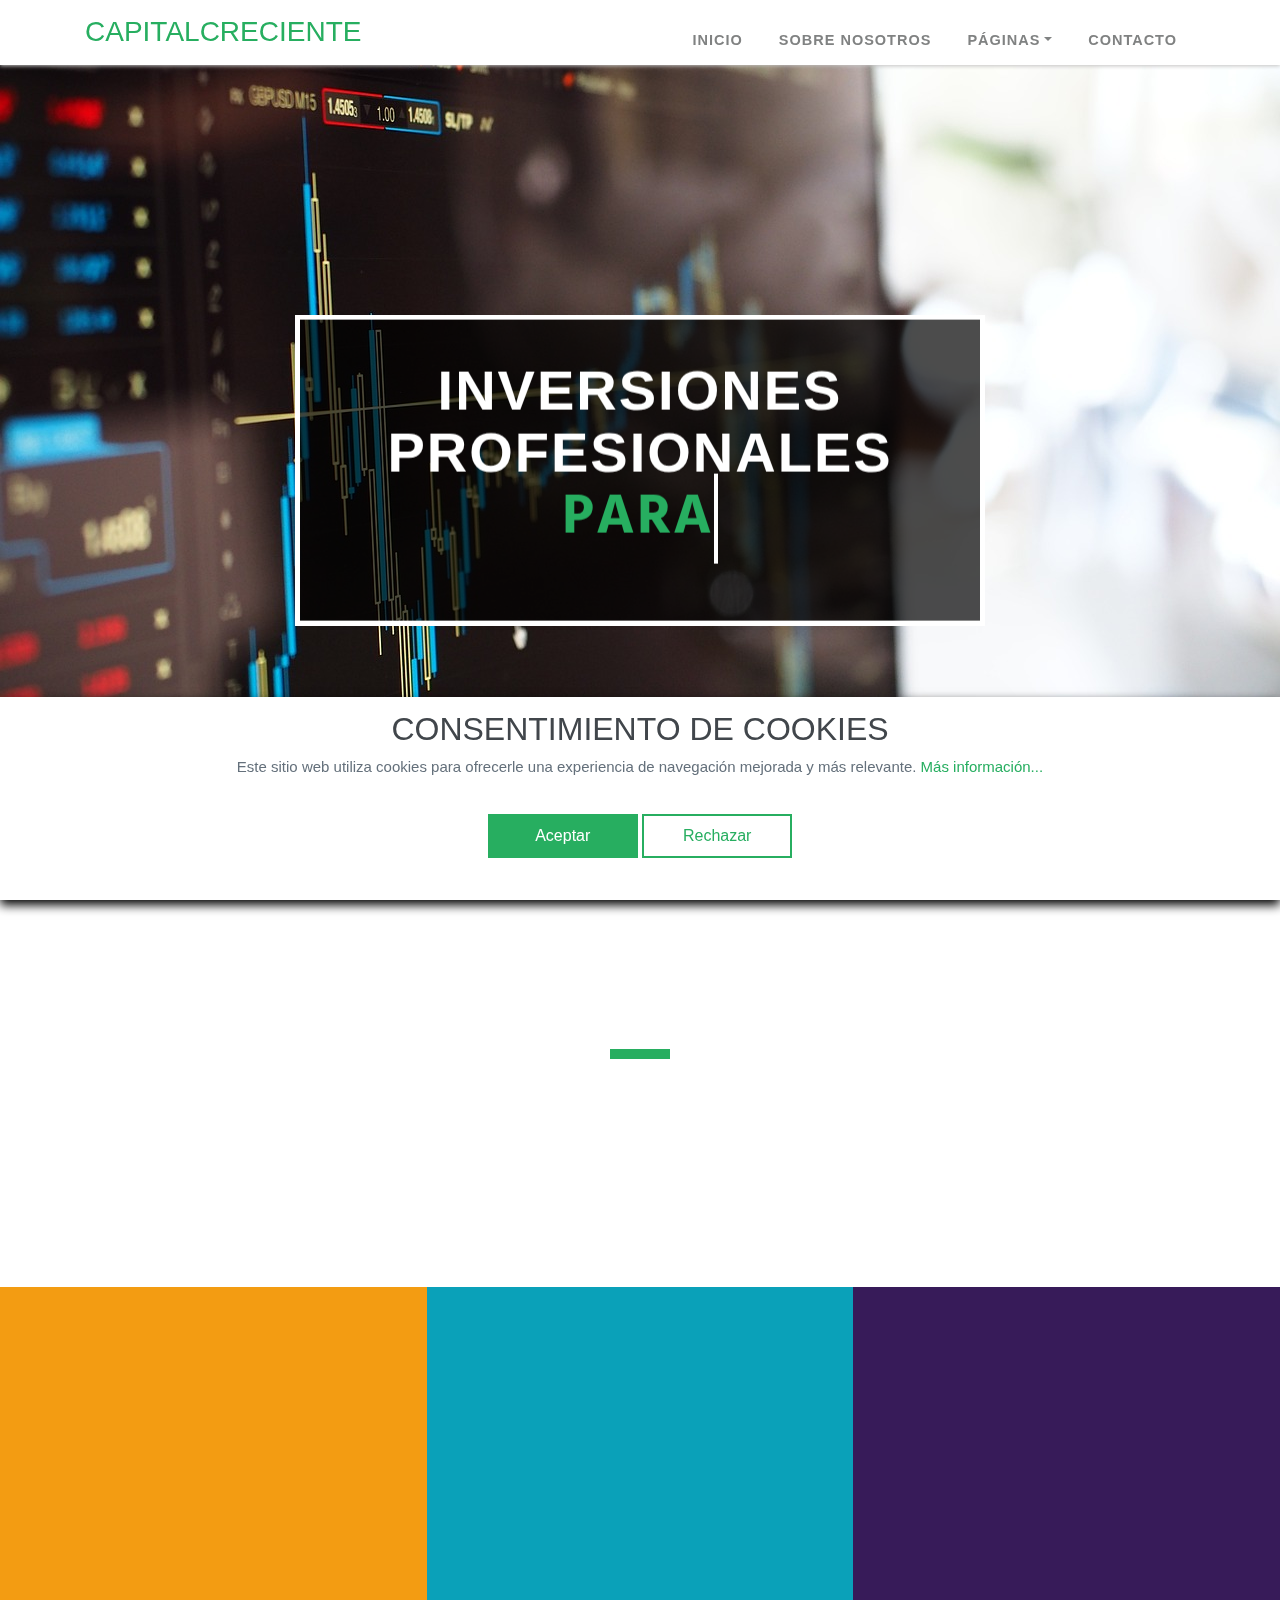
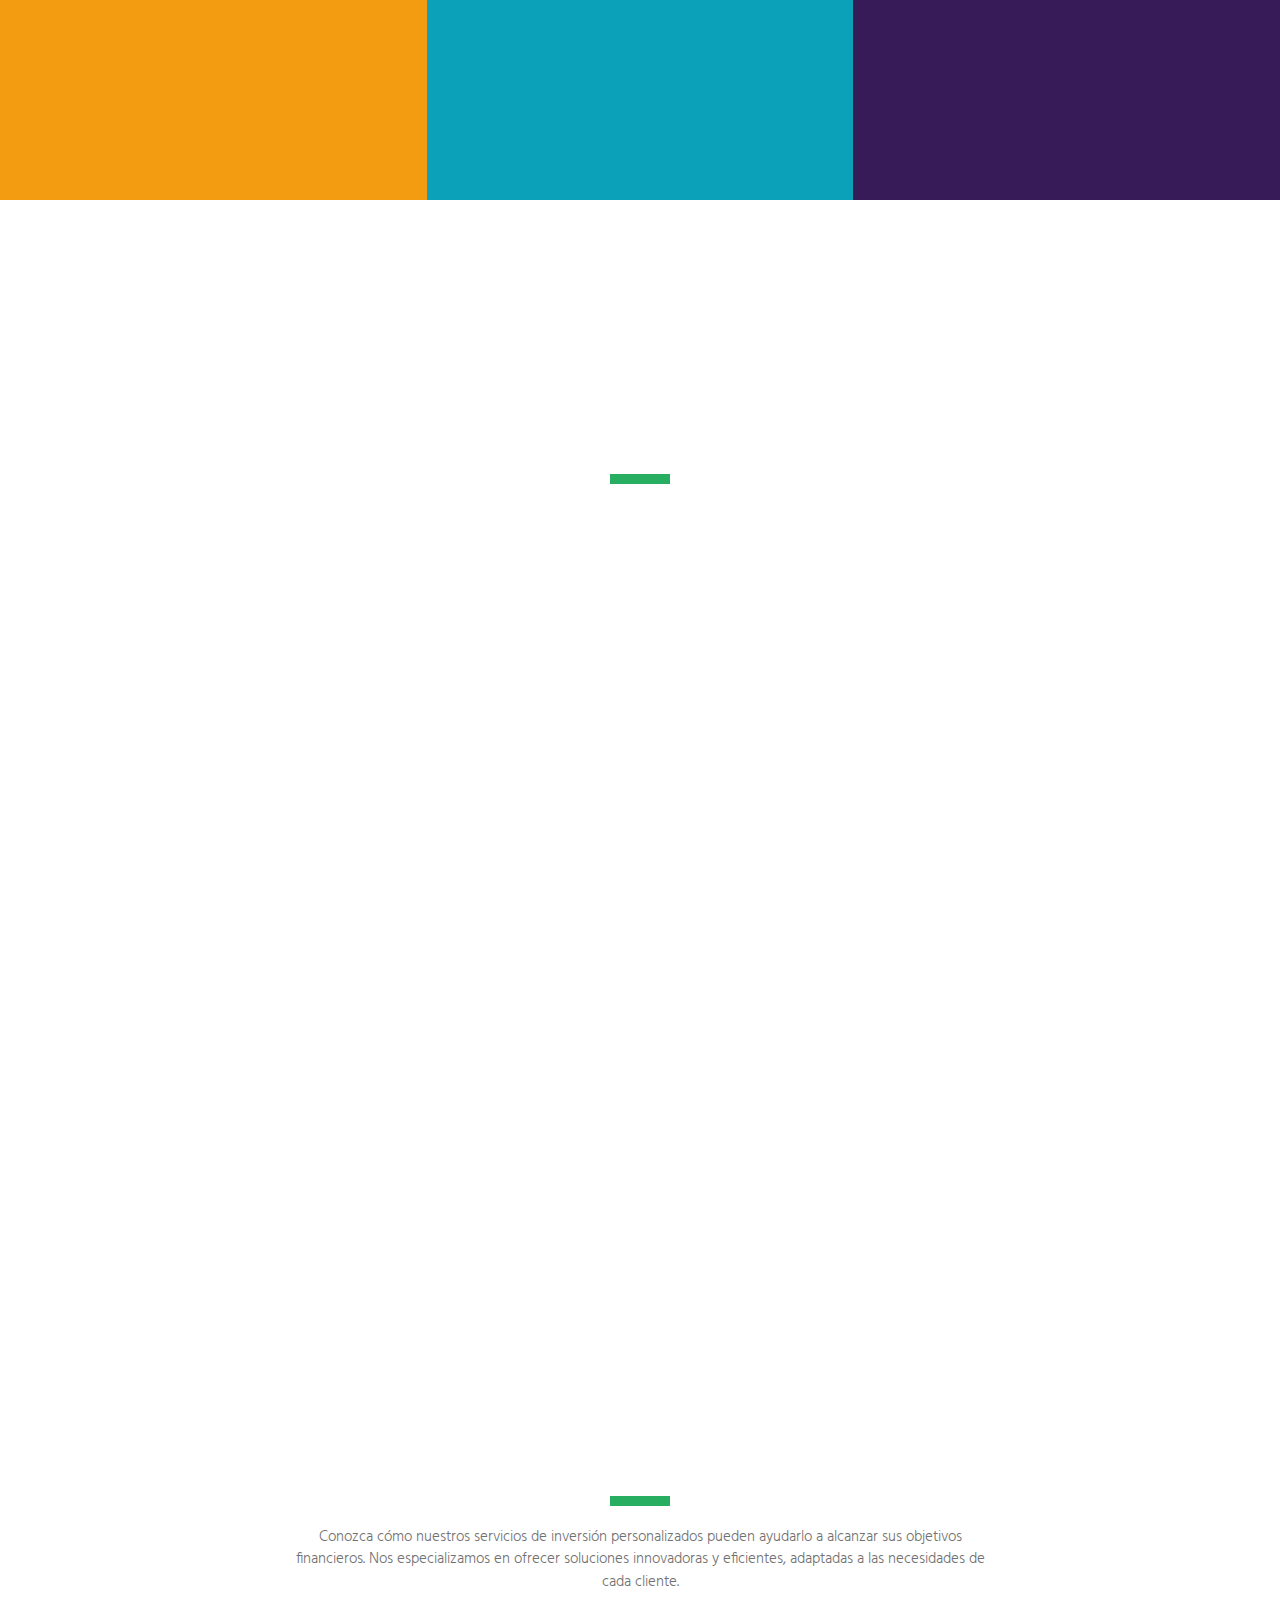
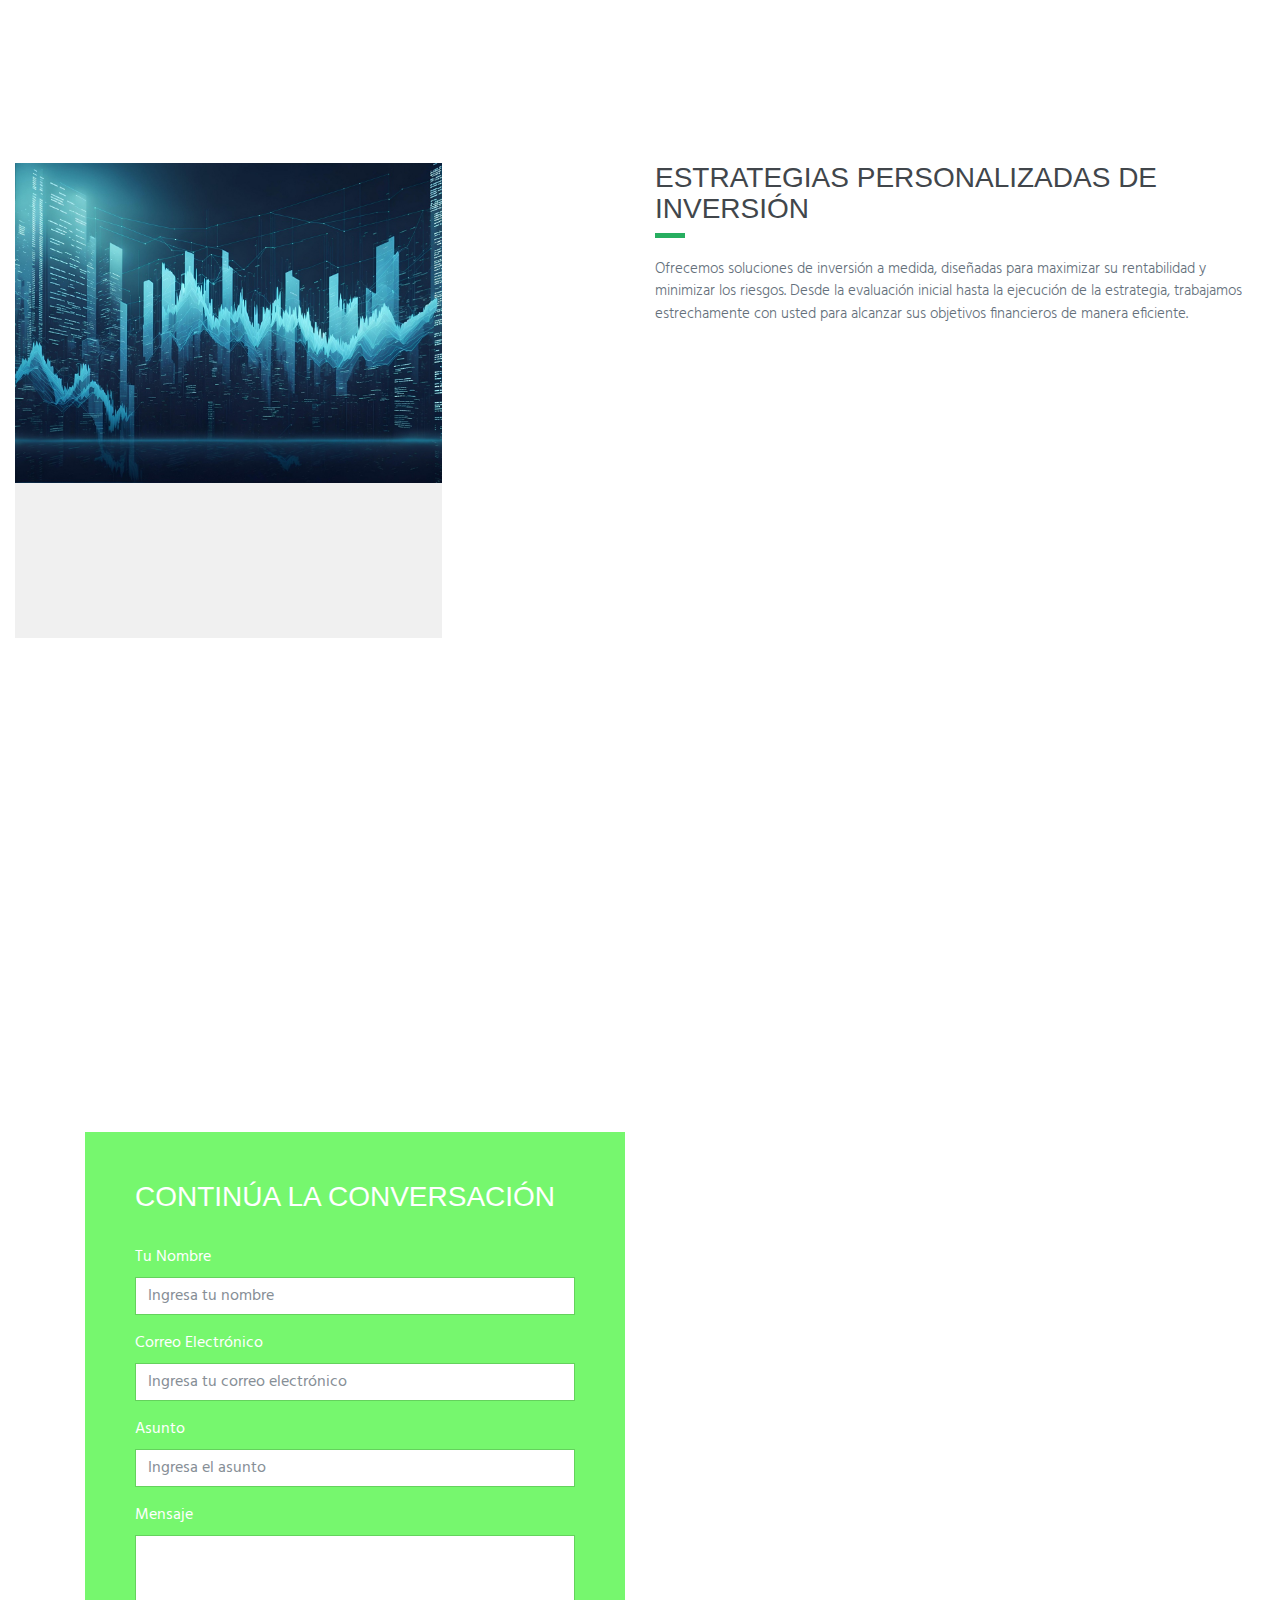
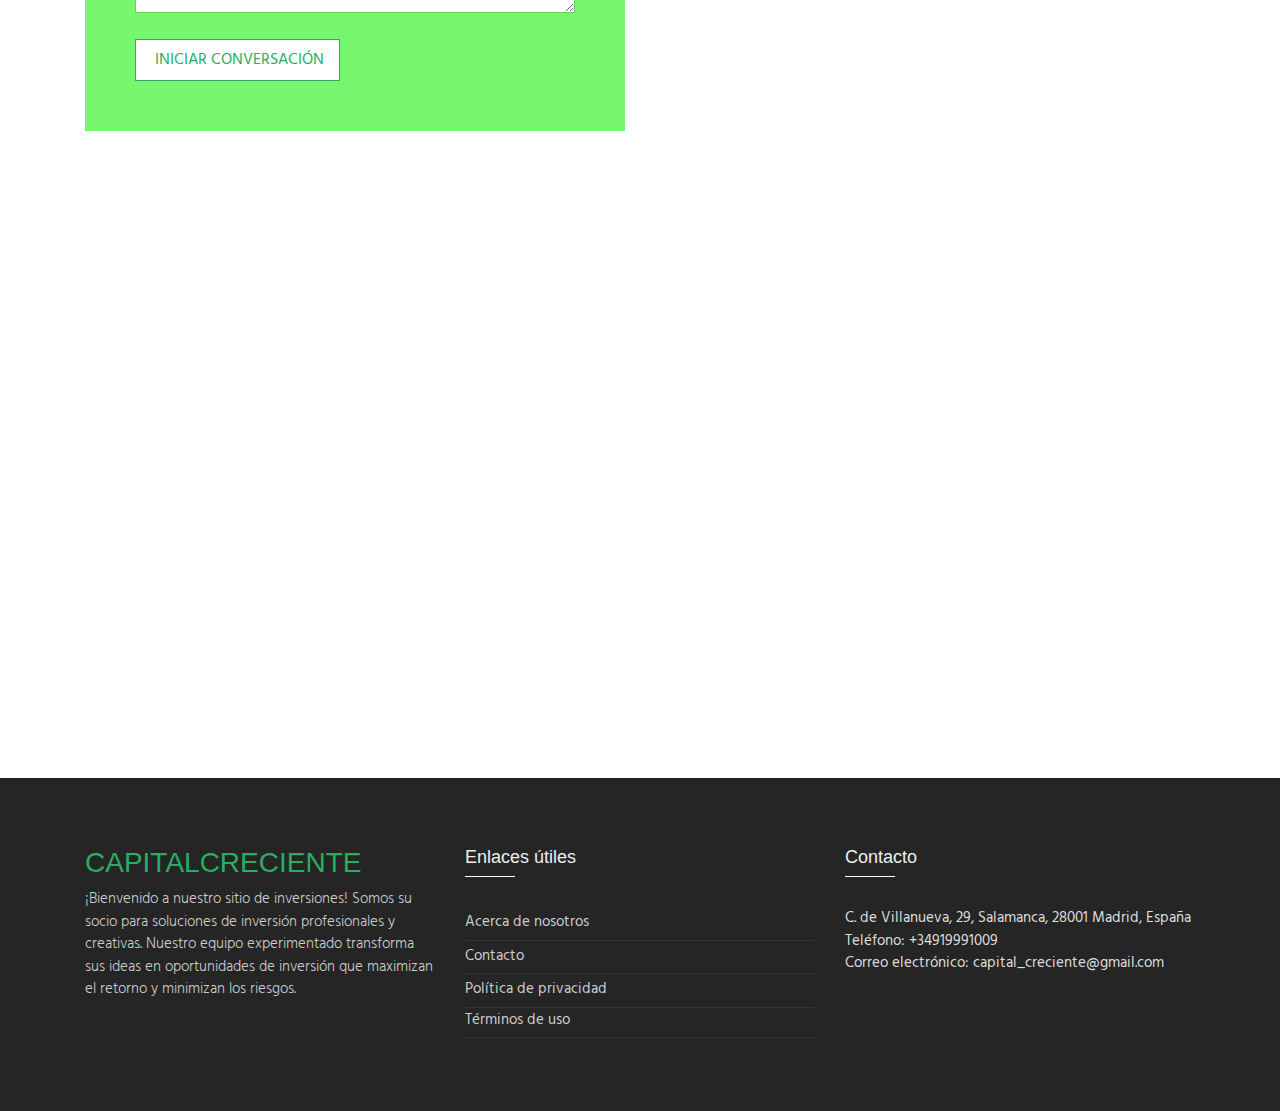
<file: index.html>
<!DOCTYPE html>
<html lang="en">
    <head>
        <meta charset="utf-8" />
        <meta
            name="viewport"
            content="width=device-width, initial-scale=1, shrink-to-fit=no"
        />
        <meta name="description" content="" />
        <meta name="author" content="" />

        <title>CapitalCreciente</title>
        <link rel="shortcut icon" href="img/favicon.ico" />

        <!-- Global Stylesheets -->
        <link
            href="https://fonts.googleapis.com/css?family=Roboto+Condensed:300,300i,400,400i,700,700i"
            rel="stylesheet"
        />
        <link href="css/bootstrap/bootstrap.min.css" rel="stylesheet" />
        <link
            rel="stylesheet"
            href="font-awesome-4.7.0/css/font-awesome.min.css"
        />
        <link rel="stylesheet" href="css/animate/animate.min.css" />
        <link rel="stylesheet" href="css/owl-carousel/owl.carousel.min.css" />
        <link
            rel="stylesheet"
            href="css/owl-carousel/owl.theme.default.min.css"
        />
        <link rel="stylesheet" href="css/style.css" />
    </head>

    <body id="page-top">
        <!--====================================================
                         HEADER
======================================================-->

        <header>
            <!-- Navbar -->
            <nav
                class="navbar navbar-expand-lg navbar-light"
                id="mainNav"
                data-toggle="affix"
            >
                <div class="container">
                    <a class="navbar-brand smooth-scroll" href="index.html">
                        <h3 style="margin-bottom: 0px; color: #27ae60">
                            CapitalCreciente
                        </h3>
                    </a>
                    <button
                        class="navbar-toggler navbar-toggler-right"
                        type="button"
                        data-toggle="collapse"
                        data-target="#navbarResponsive"
                        aria-controls="navbarResponsive"
                        aria-expanded="false"
                        aria-label="Alternar navegación"
                    >
                        <span class="navbar-toggler-icon"></span>
                    </button>
                    <div class="collapse navbar-collapse" id="navbarResponsive">
                        <ul class="navbar-nav ml-auto">
                            <li class="nav-item">
                                <a
                                    class="nav-link smooth-scroll"
                                    href="index.html"
                                    >Inicio</a
                                >
                            </li>
                            <li class="nav-item">
                                <a
                                    class="nav-link smooth-scroll"
                                    href="about.html"
                                    >Sobre nosotros</a
                                >
                            </li>

                            <li class="nav-item dropdown">
                                <a
                                    class="nav-link dropdown-toggle smooth-scroll"
                                    href="#"
                                    id="navbarDropdownMenuLink"
                                    data-toggle="dropdown"
                                    aria-haspopup="true"
                                    aria-expanded="false"
                                    >Páginas</a
                                >
                                <div
                                    class="dropdown-menu dropdown-cust"
                                    aria-labelledby="navbarDropdownMenuLink"
                                >
                                    <a
                                        class="dropdown-item"
                                        target="_empty"
                                        href="services.html"
                                        >Servicio de Inversiones</a
                                    >
                                    <a
                                        class="dropdown-item"
                                        target="_empty"
                                        href="blog.html"
                                        >Blog de Inversiones</a
                                    >
                                </div>
                            </li>
                            <li class="nav-item">
                                <a
                                    class="nav-link smooth-scroll"
                                    href="contact.html"
                                    >Contacto</a
                                >
                            </li>
                        </ul>
                    </div>
                </div>
            </nav>
        </header>

        <!--====================================================
                         HOME
======================================================-->
        <section id="home">
            <div
                id="carousel"
                class="carousel slide carousel-fade"
                data-ride="carousel"
            >
                <!-- Carousel items -->
                <div class="carousel-inner">
                    <div class="carousel-item active slides">
                        <div class="overlay"></div>
                        <div class="slide-1"></div>
                        <div class="hero">
                            <hgroup class="wow fadeInUp">
                                <h1>
                                    Inversiones Profesionales
                                    <span
                                        ><a
                                            href=""
                                            class="typewrite"
                                            data-period="2000"
                                            data-type='[ " para momentos únicos", " para experiencias inolvidables"]'
                                        >
                                            <span class="wrap"></span></a
                                    ></span>
                                </h1>
                            </hgroup>
                        </div>
                    </div>
                </div>
            </div>
        </section>

        <!--====================================================
                    SOBRE NOSOTROS
======================================================-->
        <section id="about" class="about">
            <div class="container">
                <div class="row title-bar">
                    <div class="col-md-12">
                        <h1 class="wow fadeInUp">Por qué elegirnos</h1>
                        <div class="heading-border"></div>
                        <p class="wow fadeInUp" data-wow-delay="0.4s">
                            Somos sus expertos en inversiones profesionales.
                            Nuestro equipo aporta creatividad, conocimiento
                            técnico y una pasión por ayudarlo a alcanzar sus
                            metas financieras. Permítanos acompañarlo en su
                            camino hacia un futuro financiero más sólido y
                            exitoso.
                        </p>
                    </div>
                </div>
            </div>
            <!-- About right side withBG parallax -->
            <div class="container-fluid">
                <div class="row">
                    <div class="col-md-4 bg-starship">
                        <div
                            class="about-content-box wow fadeInUp"
                            data-wow-delay="0.3s"
                        >
                            <i class="fa fa-snowflake-o"></i>
                            <h5>Equipo Creativo</h5>
                            <p class="desc">
                                Nuestro equipo está compuesto por profesionales
                                con amplia experiencia en el sector de las
                                inversiones. Con ideas innovadoras y un enfoque
                                en la calidad, lo ayudamos a tomar decisiones
                                estratégicas que maximicen su potencial
                                financiero.
                            </p>
                        </div>
                    </div>
                    <div class="col-md-4 bg-chathams">
                        <div
                            class="about-content-box wow fadeInUp"
                            data-wow-delay="0.5s"
                        >
                            <i class="fa fa-circle-o-notch"></i>
                            <h5>Soluciones Personalizadas</h5>
                            <p class="desc">
                                Cada cliente es único, y ofrecemos soluciones de
                                inversión diseñadas a medida, alineadas con sus
                                objetivos financieros. Desde el análisis inicial
                                hasta la ejecución de la estrategia, estamos con
                                usted en cada paso del camino.
                            </p>
                        </div>
                    </div>
                    <div class="col-md-4 bg-matisse">
                        <div
                            class="about-content-box wow fadeInUp"
                            data-wow-delay="0.7s"
                        >
                            <i class="fa fa-hourglass-o"></i>
                            <h5>Tecnología de Vanguardia</h5>
                            <p class="desc">
                                Utilizamos las herramientas más avanzadas y una
                                infraestructura tecnológica de última generación
                                para ofrecerle un análisis preciso y tomar
                                decisiones informadas que optimicen sus
                                inversiones y mejoren los resultados.
                            </p>
                        </div>
                    </div>
                </div>
            </div>
        </section>

        <!--====================================================
                        OFFER
======================================================-->
        <section id="comp-offer">
            <div class="container-fluid">
                <div class="container">
                    <div class="row">
                        <div class="container">
                            <div class="row title-bar">
                                <div class="col-md-12">
                                    <h1 class="wow fadeInUp">
                                        Nuestras Características Destacadas
                                    </h1>
                                    <div class="heading-border"></div>
                                    <p
                                        class="wow fadeInUp"
                                        data-wow-delay="0.4s"
                                    >
                                        Descubra las características
                                        sobresalientes de nuestros servicios de
                                        inversión que nos distinguen de otros.
                                        No solo ofrecemos soluciones
                                        profesionales, sino también enfoques
                                        innovadores y una dedicación incansable
                                        a la perfección. Permítanos convencerlo
                                        con nuestras características únicas.
                                    </p>
                                </div>
                            </div>
                        </div>
                        <div
                            class="col-md-4 col-sm-6 desc-comp-offer wow fadeInUp"
                            data-wow-delay="0.4s"
                        >
                            <div
                                class="desc-comp-offer-cont"
                                style="height: 500px"
                            >
                                <div class="thumbnail-blogs">
                                    <div class="caption"></div>
                                    <img
                                        src="img/news/news-11.jpg"
                                        class="img-fluid"
                                        alt="..."
                                    />
                                </div>
                                <h3>Asesoría Completa en Inversiones</h3>
                                <p class="desc">
                                    Desde la planificación inicial hasta la
                                    ejecución de su estrategia, ofrecemos un
                                    servicio integral que abarca todos los
                                    aspectos de sus inversiones. Nuestro equipo
                                    se encarga de todo, desde el análisis de
                                    mercado hasta la implementación de la
                                    estrategia, para garantizar que su proyecto
                                    se ejecute de manera eficiente y exitosa.
                                </p>
                            </div>
                        </div>
                        <div
                            class="col-md-4 col-sm-6 desc-comp-offer wow fadeInUp"
                            data-wow-delay="0.6s"
                        >
                            <div
                                class="desc-comp-offer-cont"
                                style="height: 500px"
                            >
                                <div class="thumbnail-blogs">
                                    <div class="caption"></div>
                                    <img
                                        src="img/news/news-13.jpg"
                                        class="img-fluid"
                                        alt="..."
                                    />
                                </div>
                                <h3>Inversiones Personalizadas</h3>
                                <p class="desc">
                                    Ofrecemos soluciones de inversión
                                    personalizadas, adaptadas a sus necesidades
                                    y objetivos. Desde el análisis inicial hasta
                                    la implementación final, trabajamos
                                    estrechamente con usted para desarrollar
                                    estrategias a medida que maximicen su
                                    rentabilidad y seguridad.
                                </p>
                            </div>
                        </div>
                        <div
                            class="col-md-4 col-sm-6 desc-comp-offer wow fadeInUp"
                            data-wow-delay="0.8s"
                        >
                            <div
                                class="desc-comp-offer-cont"
                                style="height: 500px"
                            >
                                <div class="thumbnail-blogs">
                                    <div class="caption"></div>
                                    <img
                                        src="img/news/news-14.jpg"
                                        class="img-fluid"
                                        alt="..."
                                    />
                                </div>
                                <h3>Flexibilidad y Adaptabilidad</h3>
                                <p class="desc">
                                    Nos adaptamos de manera flexible a sus
                                    requisitos y deseos. Ya sea que se trate de
                                    cambios a corto plazo o de necesidades
                                    específicas, nuestro equipo responde
                                    rápidamente para garantizar que sus
                                    inversiones se ajusten perfectamente a sus
                                    expectativas.
                                </p>
                            </div>
                        </div>
                    </div>
                </div>
            </div>
        </section>

        <!--====================================================
                      HISTORIAS
======================================================-->
        <section id="services">
            <div class="container">
                <div class="row title-bar">
                    <div class="col-md-12">
                        <h1 class="wow fadeInUp">
                            Nuestros Servicios de Inversión
                        </h1>
                        <div class="heading-border"></div>
                        <p class="desc">
                            Conozca cómo nuestros servicios de inversión
                            personalizados pueden ayudarlo a alcanzar sus
                            objetivos financieros. Nos especializamos en ofrecer
                            soluciones innovadoras y eficientes, adaptadas a las
                            necesidades de cada cliente.
                        </p>
                    </div>
                </div>
            </div>
            <div class="container-fluid">
                <div class="row">
                    <div class="col-md-6">
                        <div class="service-himg">
                            <img
                                src="img/image-4.jpg"
                                class="img-fluid"
                                alt=""
                            />
                        </div>
                    </div>
                    <div class="col-md-6">
                        <div class="service-desc">
                            <h3 style="margin-top: 30px">
                                Estrategias Personalizadas de Inversión
                            </h3>
                            <div class="heading-border-light"></div>
                            <p>
                                Ofrecemos soluciones de inversión a medida,
                                diseñadas para maximizar su rentabilidad y
                                minimizar los riesgos. Desde la evaluación
                                inicial hasta la ejecución de la estrategia,
                                trabajamos estrechamente con usted para alcanzar
                                sus objetivos financieros de manera eficiente.
                            </p>
                        </div>
                    </div>
                </div>
            </div>
            <div class="container">
                <div class="row">
                    <div
                        class="col-md-6 col-sm-6 wow fadeInUp"
                        data-wow-delay="0.1s"
                    >
                        <div class="service-descb">
                            <img
                                style="object-fit: cover"
                                src="img/news/news-10.jpg"
                                class="img-fluid"
                                alt="..."
                            />
                            <h6>Consultoría Estratégica</h6>
                            <p>
                                Nuestro equipo de expertos ofrece asesoría
                                estratégica para ayudarlo a tomar decisiones
                                informadas en sus inversiones. Analizamos el
                                mercado y proponemos soluciones personalizadas
                                que le permitan optimizar sus recursos y
                                aumentar su rentabilidad.
                            </p>
                        </div>
                    </div>
                    <div
                        class="col-md-6 col-sm-6 wow fadeInUp"
                        data-wow-delay="0.3s"
                    >
                        <div class="service-descb">
                            <img
                                style="object-fit: cover"
                                src="img/news/news-2.jpg"
                                class="img-fluid"
                                alt="..."
                            />
                            <h6>Gestión de Inversiones Inmobiliarias</h6>
                            <p>
                                Nuestra experiencia en el mercado inmobiliario
                                le permite acceder a oportunidades de inversión
                                altamente rentables. Ofrecemos un enfoque
                                profesional para optimizar sus inversiones en
                                bienes raíces y garantizar el máximo rendimiento
                                en cada proyecto.
                            </p>
                        </div>
                    </div>
                </div>
            </div>
        </section>

        <!--====================================================
                    CONTACT HOME
======================================================-->

        <section id="contact-h" class="bg-parallax contact-h-bg">
            <div class="container">
                <div class="row">
                    <div class="col-md-6">
                        <div class="contact-h-cont">
                            <h3 class="cl-white">Continúa la conversación</h3>
                            <br />
                            <form>
                                <div class="form-group cl-white">
                                    <label for="name">Tu Nombre</label>
                                    <input
                                        type="text"
                                        class="form-control"
                                        id="name"
                                        aria-describedby="nameHelp"
                                        placeholder="Ingresa tu nombre"
                                    />
                                </div>
                                <div class="form-group cl-white">
                                    <label for="exampleInputEmail1"
                                        >Correo Electrónico</label
                                    >
                                    <input
                                        type="email"
                                        class="form-control"
                                        id="email"
                                        aria-describedby="emailHelp"
                                        placeholder="Ingresa tu correo electrónico"
                                    />
                                    <div id="result" style="color: red"></div>
                                </div>
                                <div class="form-group cl-white">
                                    <label for="subject">Asunto</label>
                                    <input
                                        type="text"
                                        class="form-control"
                                        id="subject"
                                        aria-describedby="subjectHelp"
                                        placeholder="Ingresa el asunto"
                                    />
                                </div>
                                <div class="form-group cl-white">
                                    <label for="message">Mensaje</label>
                                    <textarea
                                        class="form-control"
                                        id="message"
                                        rows="3"
                                    ></textarea>
                                </div>
                                <button
                                    class="btn btn-general btn-white"
                                    role="button"
                                    id="submit"
                                    onclick="sendForm()"
                                >
                                    <i class="fa fa-right-arrow"></i> INICIAR
                                    CONVERSACIÓN
                                </button>
                            </form>
                        </div>
                    </div>
                </div>
            </div>
        </section>

        <!--====================================================
                       INVERSIONES
======================================================-->
        <section id="comp-offer">
            <div class="container-fluid">
                <div class="row">
                    <div
                        class="col-md-3 col-sm-6 desc-comp-offer wow fadeInUp"
                        data-wow-delay="0.2s"
                    >
                        <h2>Nuestro Blog</h2>
                        <div class="heading-border-light"></div>
                    </div>
                    <div
                        class="col-md-3 col-sm-6 desc-comp-offer wow fadeInUp"
                        data-wow-delay="0.4s"
                    >
                        <div class="desc-comp-offer-cont">
                            <div class="thumbnail-blogs">
                                <div class="caption"></div>
                                <img
                                    src="img/news/news-1.jpg"
                                    class="img-fluid"
                                    alt="..."
                                />
                            </div>
                            <h3>
                                El Futuro de las Inversiones: Tendencias y
                                Tecnologías
                            </h3>
                            <p class="desc">
                                En este artículo, analizamos las últimas
                                innovaciones y desarrollos en el ámbito de las
                                inversiones. Descubra las tendencias emergentes
                                que están revolucionando el sector y las
                                tecnologías clave que debe tener en cuenta para
                                mantenerse a la vanguardia.
                            </p>
                        </div>
                    </div>
                    <div
                        class="col-md-3 col-sm-6 desc-comp-offer wow fadeInUp"
                        data-wow-delay="0.6s"
                    >
                        <div class="desc-comp-offer-cont">
                            <div class="thumbnail-blogs">
                                <div class="caption"></div>
                                <img
                                    src="img/news/news-9.jpg"
                                    class="img-fluid"
                                    alt="..."
                                />
                            </div>
                            <h3>Consejos para Optimizar tus Inversiones</h3>
                            <p class="desc">
                                Aprenda cómo optimizar sus inversiones a través
                                de estrategias inteligentes. En este artículo,
                                compartimos recomendaciones sobre cómo mejorar
                                la rentabilidad y minimizar los riesgos, con el
                                fin de tomar decisiones de inversión más
                                informadas.
                            </p>
                        </div>
                    </div>
                    <div
                        class="col-md-3 col-sm-6 desc-comp-offer wow fadeInUp"
                        data-wow-delay="0.8s"
                    >
                        <div class="desc-comp-offer-cont">
                            <div class="thumbnail-blogs">
                                <div class="caption"></div>
                                <img
                                    src="img/news/news-12.jpg"
                                    class="img-fluid"
                                    alt="..."
                                />
                            </div>
                            <h3>
                                La Psicología de las Inversiones: Cómo Tomar
                                Decisiones Sabias
                            </h3>
                            <p class="desc">
                                La psicología juega un papel fundamental en las
                                decisiones de inversión. En este artículo,
                                exploramos cómo las emociones pueden afectar
                                nuestras inversiones y cómo tomar decisiones más
                                racionales y menos impulsivas.
                            </p>
                        </div>
                    </div>
                </div>
            </div>
        </section>

        <!--====================================================
                      FOOTER
======================================================-->
        <footer>
            <div id="footer-s1" class="footer-s1">
                <div class="footer">
                    <div class="container">
                        <div class="row">
                            <!-- Acerca de nosotros -->
                            <div class="col-md-4 col-sm-6">
                                <h3 style="margin-bottom: 0px; color: #27ae60">
                                    CapitalCreciente
                                </h3>
                                <ul class="list-unstyled comp-desc-f">
                                    <li>
                                        <p>
                                            ¡Bienvenido a nuestro sitio de
                                            inversiones! Somos su socio para
                                            soluciones de inversión
                                            profesionales y creativas. Nuestro
                                            equipo experimentado transforma sus
                                            ideas en oportunidades de inversión
                                            que maximizan el retorno y minimizan
                                            los riesgos.
                                        </p>
                                    </li>
                                </ul>
                                <br />
                            </div>
                            <!-- Fin Acerca de nosotros -->

                            <!-- Enlaces útiles -->
                            <div class="col-md-4 col-sm-6">
                                <div class="heading-footer">
                                    <h2>Enlaces útiles</h2>
                                </div>
                                <ul class="list-unstyled link-list">
                                    <li>
                                        <a href="about.html"
                                            >Acerca de nosotros</a
                                        ><i class="fa fa-angle-right"></i>
                                    </li>
                                    <li>
                                        <a href="contact.html">Contacto</a
                                        ><i class="fa fa-angle-right"></i>
                                    </li>
                                    <li>
                                        <a href="privacy-policy.html"
                                            >Política de privacidad</a
                                        ><i class="fa fa-angle-right"></i>
                                    </li>
                                    <li>
                                        <a href="terms-of-use.html"
                                            >Términos de uso</a
                                        ><i class="fa fa-angle-right"></i>
                                    </li>
                                </ul>
                            </div>
                            <!-- Fin Enlaces útiles -->

                            <!-- Contacto -->
                            <div class="col-md-4 col-sm-6">
                                <div class="heading-footer">
                                    <h2>Contacto</h2>
                                </div>
                                <address class="address-details-f">
                                    C. de Villanueva, 29, Salamanca, 28001
                                    Madrid, España <br />
                                    Teléfono: +34919991009 <br />
                                    Correo electrónico:
                                    <a
                                        href="mailto:laut_basel@gmail.com"
                                        class=""
                                        >capital_creciente@gmail.com</a
                                    >
                                </address>
                            </div>
                            <!-- Fin Contacto -->
                        </div>
                    </div>
                    <!--/container -->
                </div>
            </div>

            <a
                href="#home"
                id="back-to-top"
                class="btn btn-sm btn-green btn-back-to-top smooth-scrolls hidden-sm hidden-xs"
                title="home"
                role="button"
            >
                <i class="fa fa-angle-up"></i>
            </a>
        </footer>

        <!-- Cookie banner -->
        <div class="cookie-wrapper show">
            <div>
                <i class="bx bx-cookie"></i>
                <h2 style="text-align: center">Consentimiento de cookies</h2>
            </div>

            <div class="data">
                <p>
                    Este sitio web utiliza cookies para ofrecerle una
                    experiencia de navegación mejorada y más relevante.
                    <a href="privacy-policy.html">Más información...</a>
                </p>
            </div>

            <div class="buttons">
                <button class="cookie-button" id="acceptBtn">Aceptar</button>
                <button class="cookie-button" id="declineBtn">Rechazar</button>
            </div>
        </div>
        <!-- End Cookie banner -->

        <!--Global JavaScript -->
        <script src="https://code.jquery.com/jquery-3.6.0.min.js"></script>
        <script src="js/popper/popper.min.js"></script>
        <script src="js/bootstrap/bootstrap.min.js"></script>
        <script src="js/wow/wow.min.js"></script>
        <script src="js/owl-carousel/owl.carousel.min.js"></script>

        <!-- Plugin JavaScript -->
        <script src="js/jquery-easing/jquery.easing.min.js"></script>
        <script src="js/custom.js"></script>
        <script src="js/contact-form.js"></script>
        <script src="js/cookiebanner.js"></script>
    </body>
</html>
</file>
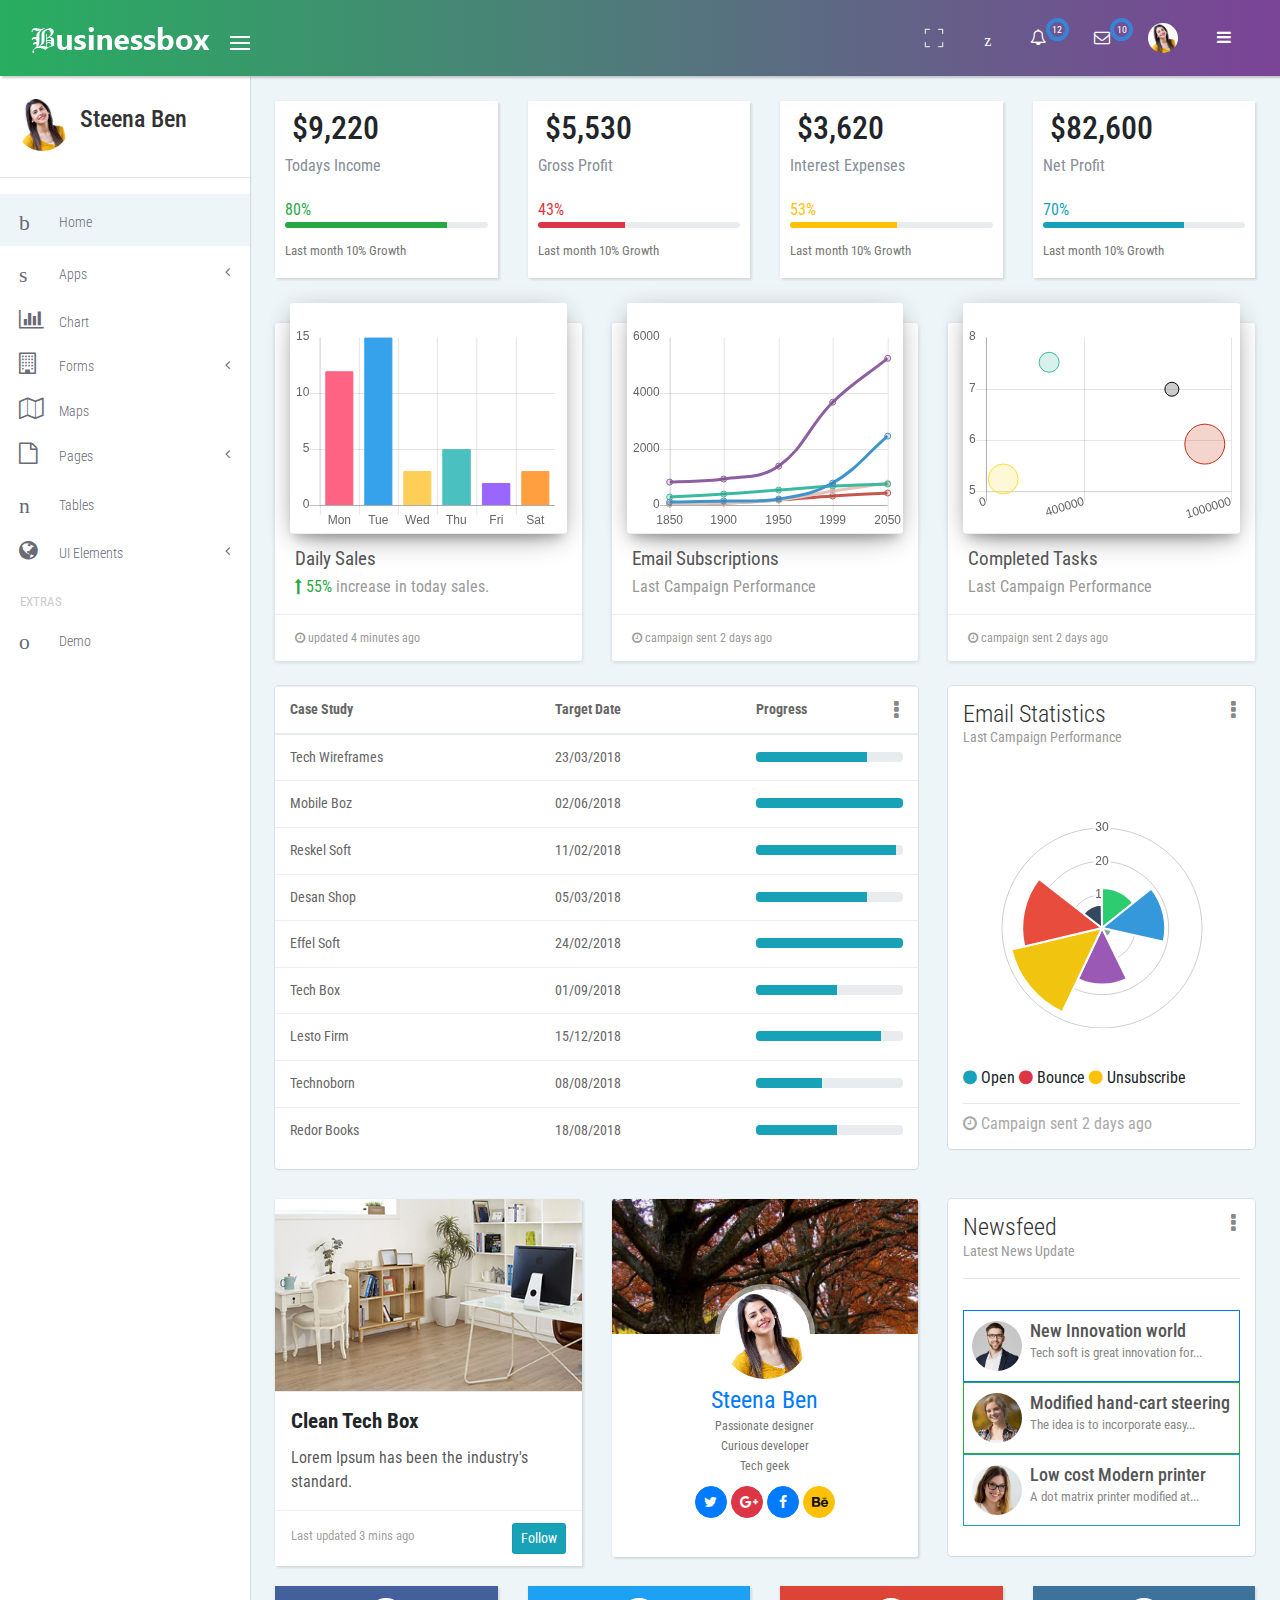
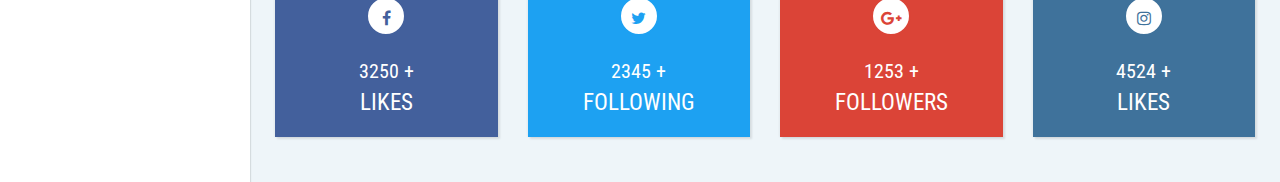
<file: admin/index.html>
<!--
author: Boostraptheme
author URL: https://boostraptheme.com
License: Creative Commons Attribution 4.0 Unported
License URL: https://creativecommons.org/licenses/by/4.0/
-->

<!DOCTYPE html>
<html>

<head>
    
    <meta charset="utf-8">
    <meta http-equiv="X-UA-Compatible" content="IE=edge">
    <meta name="description" content="">
    <meta name="viewport" content="width=device-width, initial-scale=1">
    <meta name="robots" content="all,follow">

    <title>Bootstrap Admin Template </title>
    <link rel="shortcut icon" href="img/favicon.ico">
    
    <!-- global stylesheets -->
    <link href="https://fonts.googleapis.com/css?family=Roboto+Condensed" rel="stylesheet">
    <link rel="stylesheet" href="css/bootstrap.min.css">
    <link rel="stylesheet" href="font-awesome-4.7.0/css/font-awesome.min.css">
    <link rel="stylesheet" href="css/font-icon-style.css">
    <link rel="stylesheet" href="css/style.default.css" id="theme-stylesheet">

    <!-- Core stylesheets -->
    <link rel="stylesheet" href="css/ui-elements/card.css">
    <link rel="stylesheet" href="css/style.css">
</head>

<body> 

<!--====================================================
                         MAIN NAVBAR
======================================================-->        
    <header class="header">
        <nav class="navbar navbar-expand-lg ">
            <div class="search-box">
                <button class="dismiss"><i class="icon-close"></i></button>
                <form id="searchForm" action="#" role="search">
                    <input type="search" placeholder="Search Now" class="form-control">
                </form>
            </div>
            <div class="container-fluid ">
                <div class="navbar-holder d-flex align-items-center justify-content-between">
                    <div class="navbar-header">
                        <a href="index.html" class="navbar-brand">
                            <div class="brand-text brand-big hidden-lg-down"><img src="img/logo-white.png" alt="Logo" class="img-fluid"></div>
                            <div class="brand-text brand-small"><img src="img/logo-icon.png" alt="Logo" class="img-fluid"></div>
                        </a>
                        <a id="toggle-btn" href="#" class="menu-btn active">
                            <span></span>
                            <span></span>
                            <span></span>
                        </a>
                    </div>
                </div>
                <ul class="nav-menu list-unstyled d-flex flex-md-row align-items-md-center">
                    <!-- Expand-->
                    <li class="nav-item d-flex align-items-center full_scr_exp"><a class="nav-link" href="#"><img src="img/expand.png" onclick="toggleFullScreen(document.body)" class="img-fluid" alt=""></a></li>
                    <!-- Search-->
                    <li class="nav-item d-flex align-items-center"><a id="search" class="nav-link" href="#"><i class="icon-search"></i></a></li>
                    <!-- Notifications-->
                    <li class="nav-item dropdown"> 
                        <a id="notifications" class="nav-link" rel="nofollow" data-target="#" href="#" data-toggle="dropdown" aria-haspopup="true" aria-expanded="false"><i class="fa fa-bell-o"></i><span class="noti-numb-bg"></span><span class="badge">12</span></a>
                        <ul aria-labelledby="notifications" class="dropdown-menu">
                            <li>
                                <a rel="nofollow" href="#" class="dropdown-item nav-link">
                                    <div class="notification">
                                        <div class="notification-content"><i class="fa fa-envelope bg-red"></i>You have 6 new messages </div>
                                        <div class="notification-time"><small>4 minutes ago</small></div>
                                    </div>
                                </a>
                            </li>
                            <li>
                                <a rel="nofollow" href="#" class="dropdown-item nav-link">
                                    <div class="notification">
                                        <div class="notification-content"><i class="fa fa-twitter bg-skyblue"></i>You have 2 followers</div>
                                        <div class="notification-time"><small>4 minutes ago</small></div>
                                    </div>
                                </a>
                            </li>
                            <li>
                                <a rel="nofollow" href="#" class="dropdown-item nav-link">
                                    <div class="notification">
                                        <div class="notification-content"><i class="fa fa-upload bg-blue"></i>Server Rebooted</div>
                                        <div class="notification-time"><small>4 minutes ago</small></div>
                                    </div>
                                </a>
                            </li>
                            <li>
                                <a rel="nofollow" href="#" class="dropdown-item nav-link">
                                    <div class="notification">
                                        <div class="notification-content"><i class="fa fa-twitter bg-skyblue"></i>You have 2 followers</div>
                                        <div class="notification-time"><small>10 minutes ago</small></div>
                                    </div>
                                </a>
                            </li>
                            <li><a rel="nofollow" href="#" class="dropdown-item all-notifications text-center"> <strong>view all notifications                                            </strong></a></li>
                        </ul>
                    </li>
                    <!-- Messages                        -->
                    <li class="nav-item dropdown"> <a id="messages" class="nav-link logout" rel="nofollow" data-target="#" href="#" data-toggle="dropdown" aria-haspopup="true" aria-expanded="false"><i class="fa fa-envelope-o"></i><span class="noti-numb-bg"></span><span class="badge">10</span></a>
                        <ul aria-labelledby="messages" class="dropdown-menu">
                            <li>
                                <a rel="nofollow" href="#" class="dropdown-item d-flex">
                                    <div class="msg-profile"> <img src="img/avatar-1.jpg" alt="..." class="img-fluid rounded-circle"></div>
                                    <div class="msg-body">
                                        <h3 class="h5 msg-nav-h3">Jason Doe</h3><span>Sent You Message</span>
                                    </div>
                                </a>
                            </li>
                            <li>
                                <a rel="nofollow" href="#" class="dropdown-item d-flex">
                                    <div class="msg-profile"> <img src="img/avatar-2.jpg" alt="..." class="img-fluid rounded-circle"></div>
                                    <div class="msg-body">
                                        <h3 class="h5 msg-nav-h3">Frank Williams</h3><span>Sent You Message</span>
                                    </div>
                                </a>
                            </li>
                            <li>
                                <a rel="nofollow" href="#" class="dropdown-item d-flex">
                                    <div class="msg-profile"> <img src="img/avatar-3.jpg" alt="..." class="img-fluid rounded-circle"></div>
                                    <div class="msg-body">
                                        <h3 class="h5 msg-nav-h3">Ashley Wood</h3><span>Sent You Message</span>
                                    </div>
                                </a>
                            </li>
                            <li><a rel="nofollow" href="#" class="dropdown-item all-notifications text-center"> <strong>Read all messages    </strong></a></li>
                        </ul>
                    </li> 
                    <li class="nav-item dropdown"><a id="profile" class="nav-link logout" data-target="#" href="#" data-toggle="dropdown" aria-haspopup="true" aria-expanded="false"><img src="img/avatar-1.jpg" alt="..." class="img-fluid rounded-circle" style="height: 30px; width: 30px;"></a>
                        <ul aria-labelledby="profile" class="dropdown-menu profile">
                            <li>
                                <a rel="nofollow" href="#" class="dropdown-item d-flex">
                                    <div class="msg-profile"> <img src="img/avatar-1.jpg" alt="..." class="img-fluid rounded-circle"></div>
                                    <div class="msg-body">
                                        <h3 class="h5">Steena Ben</h3><span>steenaben@Businessbox.com</span>
                                    </div>
                                </a>
                                <hr>
                            </li>
                            <li>
                                <a rel="nofollow" href="profile.html" class="dropdown-item">
                                    <div class="notification">
                                        <div class="notification-content"><i class="fa fa-user "></i>My Profile</div>
                                    </div>
                                </a>
                            </li>
                            <li>
                                <a rel="nofollow" href="profile.html" class="dropdown-item">
                                    <div class="notification">
                                        <div class="notification-content"><i class="fa fa-envelope-o"></i>Inbox</div> 
                                    </div>
                                </a>
                            </li>
                            <li>
                                <a rel="nofollow" href="profile.html" class="dropdown-item">
                                    <div class="notification">
                                        <div class="notification-content"><i class="fa fa-cog"></i>Setting</div>
                                    </div>
                                </a>
                                <hr>
                            </li>
                            <li>
                                <a rel="nofollow" href="profile.html" class="dropdown-item">
                                    <div class="notification">
                                        <div class="notification-content"><i class="fa fa-power-off"></i>Logout</div>
                                    </div>
                                </a> 
                            </li>
                        </ul>
                    </li>
                    <li class="nav-item d-flex align-items-center"><a id="menu-toggle-right" class="nav-link" href="#"><i class="fa fa-bars"></i></a></li>
                    <nav id="sidebar-wrapper">
                      <div class="sidebar-nav"> 
                        <div class="tab" role="tabpanel"> 
                            <ul class="nav nav-tabs" role="tablist">
                              <li class="nav-item ">
                                <a class="nav-link active" href="#live" role="tab" data-toggle="tab"><i class="fa fa-globe"></i> Live</a>
                              </li>
                              <li class="nav-item">
                                <a class="nav-link" href="#trend" role="tab" data-toggle="tab"><i class="fa fa-rocket"></i> Trending</a>
                              </li> 
                            </ul> 
                            <div class="tab-content tabs">
                              <div role="tabpanel" class="tab-pane fade show active" id="live">
                                <h3>Connect Live</h3>
                                <div class="content newsf-list">
                                    <ul class="list-unstyled">
                                        <li class="border border-primary">
                                            <a rel="nofollow " href="#" class=" d-flex">
                                                <div class="news-f-img"> <img src="img/avatar-2.jpg" alt="..." class="img-fluid rounded-circle"></div>
                                                <div class="msg-body">
                                                    <h6 class="h5 msg-nav-h6">New Innovation world</h6>
                                                    <small>Tech soft is great innovation for...</small>
                                                </div>
                                            </a>
                                        </li>
                                        <li class="border border-success">
                                            <a rel="nofollow" href="#" class=" d-flex">
                                                <div class="news-f-img"> <img src="img/avatar-3.jpg" alt="..." class="img-fluid rounded-circle"></div>
                                                <div class="msg-body">
                                                    <h6 class="h5 msg-nav-h6">Modified hand-cart</h6>
                                                    <small>The idea is to incorporate easy...</small>
                                                </div>
                                            </a>
                                        </li>
                                        <li class="border border-info">
                                            <a rel="nofollow" href="#" class=" d-flex">
                                                <div class="news-f-img"> <img src="img/avatar-4.jpg" alt="..." class="img-fluid rounded-circle"></div>
                                                <div class="msg-body">
                                                    <h6 class="h5 msg-nav-h6">Low cost Modern printer</h6>
                                                    <small>A dot matrix printer modified at...</small>
                                                </div>
                                            </a>
                                        </li>
                                        <li class="border border-primary">
                                            <a rel="nofollow" href="#" class=" d-flex">
                                                <div class="news-f-img"> <img src="img/avatar-1.jpg" alt="..." class="img-fluid rounded-circle"></div>
                                                <div class="msg-body">
                                                    <h6 class="h5 msg-nav-h6">Low cost Modern printer</h6>
                                                    <small>A dot matrix printer modified at...</small>
                                                </div>
                                            </a>
                                        </li>
                                        <li class="border border-success">
                                            <a rel="nofollow" href="#" class=" d-flex">
                                                <div class="news-f-img"> <img src="img/avatar-2.jpg" alt="..." class="img-fluid rounded-circle"></div>
                                                <div class="msg-body">
                                                    <h6 class="h5 msg-nav-h6">Low cost Modern printer</h6>
                                                    <small>A dot matrix printer modified at...</small>
                                                </div>
                                            </a>
                                        </li> 
                                        <li class="border border-info">
                                            <a rel="nofollow" href="#" class=" d-flex">
                                                <div class="news-f-img"> <img src="img/avatar-3.jpg" alt="..." class="img-fluid rounded-circle"></div>
                                                <div class="msg-body">
                                                    <h6 class="h5 msg-nav-h6">Low cost Modern printer</h6>
                                                    <small>A dot matrix printer modified at...</small>
                                                </div>
                                            </a>
                                        </li> 
                                    </ul>
                                </div>
                              </div>
                              <div role="tabpanel" class="tab-pane fade" id="trend">
                                <div class="card card-c2" style="box-shadow: 0 0 0;">
                                    <div class="header">
                                        <h3 class="title">Trending Items</h3>
                                        <p class="category">Last Campaign Performance</p>
                                    </div>
                                    <div class="content">
                                        <canvas class="ct-chart" id="myChart4" height="250"></canvas>
                                        <div class="footer">
                                            <div class="legend">
                                                <i class="fa fa-circle text-info"></i> Open
                                                <i class="fa fa-circle text-danger"></i> Bounce
                                                <i class="fa fa-circle text-warning"></i> Unsubscribe
                                            </div>
                                            <hr>
                                            <div class="stats">
                                                <i class="fa fa-clock-o"></i> Campaign sent 2 days ago
                                            </div>
                                        </div>
                                    </div>
                                </div>
                              </div>
                           </div>
                      </div>
                    </nav>
                </ul> 
            </div>
        </nav>
    </header>

<!--====================================================
                        PAGE CONTENT
======================================================-->
    <div class="page-content d-flex align-items-stretch">

        <!--***** SIDE NAVBAR *****-->
        <nav class="side-navbar">
            <div class="sidebar-header d-flex align-items-center">
                <div class="avatar"><img src="img/avatar-1.jpg" alt="..." class="img-fluid rounded-circle"></div>
                <div class="title">
                    <h1 class="h4">Steena Ben</h1>
                </div>
            </div>
            <hr>
            <!-- Sidebar Navidation Menus-->
            <ul class="list-unstyled">
                <li class="active"> <a href="index.html"><i class="icon-home"></i>Home</a></li>
                <li><a href="#apps" aria-expanded="false" data-toggle="collapse"> <i class="icon-interface-windows"></i>Apps </a>
                    <ul id="apps" class="collapse list-unstyled">
                        <li><a href="calendar.html">Calendar</a></li> 
                        <li><a href="email.html">Email</a></li> 
                        <li><a href="media.html">Media</a></li> 
                        <li><a href="invoice.html">Invoice</a></li> 
                    </ul>
                </li>
                <li> <a href="chart.html"> <i class="fa fa-bar-chart"></i>Chart </a></li>
                <li><a href="#forms" aria-expanded="false" data-toggle="collapse"> <i class="fa fa-building-o"></i>Forms </a>
                    <ul id="forms" class="collapse list-unstyled">
                        <li><a href="basic-form.html">Basic Form</a></li> 
                        <li><a href="form-layouts.html">Form Layouts</a></li> 
                    </ul>
                </li>
                <li> <a href="maps.html"> <i class="fa fa-map-o"></i>Maps </a></li>
                <li><a href="#pages" aria-expanded="false" data-toggle="collapse"> <i class="fa fa-file-o"></i>Pages </a>
                    <ul id="pages" class="collapse list-unstyled">
                        <li><a href="faq.html">FAQ</a></li> 
                        <li><a href="empty.html">Empty</a></li> 
                        <li><a href="gallery.html">Gallery</a></li> 
                        <li><a href="login.html">Log In</a></li> 
                        <li><a href="register.html">Register</a></li> 
                        <li><a href="search-result.html">Search Result</a></li> 
                        <li><a href="404.html">404</a></li> 
                    </ul>
                </li>
                <li> <a href="tables.html"> <i class="icon-grid"></i>Tables </a></li> 
                <li><a href="#elements" aria-expanded="false" data-toggle="collapse"> <i class="fa fa-globe"></i>UI Elements </a>
                    <ul id="elements" class="collapse list-unstyled">
                        <li><a href="ui-buttons.html">Buttons</a></li> 
                        <li><a href="ui-cards.html">Cards</a></li> 
                        <li><a href="ui-progressbars.html">Progress Bar</a></li> 
                        <li><a href="ui-timeline.html">Timeline</a></li>  
                    </ul>
                </li>
            </ul><span class="heading">Extras</span>
            <ul class="list-unstyled"> 
                <li> <a href="#"> <i class="icon-picture"></i>Demo </a></li>
            </ul>
        </nav>

        <div class="content-inner">

            <!--***** REPORT-1 *****-->     
            <div class="row" id="report1">
                <div class="col-sm-3">
                    <div class="card">
                        <div class="card-block">
                            <div class="text-left report1-cont">
                                <h2 class="font-light m-b-0"><i class="ti-arrow-up text-success"></i> $9,220</h2>
                                <span class="text-muted">Todays Income</span>
                            </div>
                            <span class="text-success">80%</span>
                            <div class="progress">
                                <div class="progress-bar bg-success" role="progressbar" style="width: 80%; height: 6px;" aria-valuenow="25" aria-valuemin="0" aria-valuemax="100"></div>
                            </div>
                            <p><small>Last month 10% Growth</small></p>
                        </div>
                    </div>
                </div> 
                <div class="col-sm-3">
                    <div class="card">
                        <div class="card-block">
                            <div class="text-left report1-cont">
                                <h2 class="font-light m-b-0"><i class="ti-arrow-up text-danger"></i> $5,530</h2>
                                <span class="text-muted">Gross Profit</span>
                            </div>
                            <span class="text-danger">43%</span>
                            <div class="progress">
                                <div class="progress-bar bg-danger" role="progressbar" style="width: 43%; height: 6px;" aria-valuenow="25" aria-valuemin="0" aria-valuemax="100"></div>
                            </div>
                            <p><small>Last month 10% Growth</small></p>
                        </div>
                    </div>
                </div>
                <div class="col-sm-3">
                    <div class="card">
                        <div class="card-block"> 
                            <div class="text-left report1-cont">
                                <h2 class="font-light m-b-0"><i class="ti-arrow-up text-warning"></i> $3,620</h2>
                                <span class="text-muted">Interest Expenses </span>
                            </div>
                            <span class="text-warning">53%</span>
                            <div class="progress">
                                <div class="progress-bar bg-warning" role="progressbar" style="width: 53%; height: 6px;" aria-valuenow="25" aria-valuemin="0" aria-valuemax="100"></div>
                            </div>
                            <p><small>Last month 10% Growth</small></p>
                        </div>
                    </div>
                </div>
                <div class="col-sm-3">
                    <div class="card">
                        <div class="card-block"> 
                            <div class="text-left report1-cont">
                                <h2 class="font-light m-b-0"><i class="ti-arrow-up text-info"></i> $82,600</h2>
                                <span class="text-muted">Net Profit</span>
                            </div>
                            <span class="text-info">70%</span>
                            <div class="progress">
                                <div class="progress-bar bg-info" role="progressbar" style="width: 70%; height: 6px;" aria-valuenow="25" aria-valuemin="0" aria-valuemax="100"></div>
                            </div>
                            <p><small>Last month 10% Growth</small></p>
                        </div>
                    </div>
                </div>                
            </div>
 
            <!--***** REPORT-2 *****-->     
            <div class="row" id="report2">
                <div class="col-md-4">
                    <div class="card card-c1">
                        <div class="card-header card-chart" data-background-color="green">
                            <canvas class="ct-chart" id="myChart1" height="250"></canvas>
                        </div>
                        <div class="card-content">
                            <h4 class="title">Daily Sales</h4>
                            <p class="category">
                                <span class="text-success"><i class="fa fa-long-arrow-up"></i> 55% </span> increase in today sales.</p>
                        </div>
                        <div class="card-footer">
                            <div class="stats">
                                <i class="fa fa-clock-o"></i> updated 4 minutes ago
                            </div>
                        </div>
                    </div>
                </div>
                <div class="col-md-4">
                    <div class="card card-c1">
                        <div class="card-header card-chart" data-background-color="orange">
                            <canvas class="ct-chart" id="myChart2" height="250"></canvas>
                        </div>
                        <div class="card-content">
                            <h4 class="title">Email Subscriptions</h4>
                            <p class="category">Last Campaign Performance</p>
                        </div>
                        <div class="card-footer">
                            <div class="stats">
                                <i class="fa fa-clock-o"></i> campaign sent 2 days ago
                            </div>
                        </div>
                    </div>
                </div>
                <div class="col-md-4">
                    <div class="card card-c1">
                        <div class="card-header card-chart" data-background-color="red">
                            <canvas class="ct-chart" id="myChart3" height="250"></canvas>
                        </div>
                        <div class="card-content">
                            <h4 class="title">Completed Tasks</h4>
                            <p class="category">Last Campaign Performance</p>
                        </div>
                        <div class="card-footer">
                            <div class="stats">
                                <i class="fa fa-clock-o"></i> campaign sent 2 days ago
                            </div>
                        </div>
                    </div>
                </div>
            </div>

            <!--***** REPORT-3 *****-->     
            <div class="row" id="report3">
                <div class="col-md-8">
                    <div class="card card-c2">
                        <table class="table table-hover">
                          <thead>
                            <div class="dropdown pull-right menu-sett-card"> 
                                <a id="notifications" class="nav-link" rel="nofollow" data-target="#" href="#" data-toggle="dropdown" aria-haspopup="true" aria-expanded="false">
                                    <i class="fa fa-ellipsis-v men"></i> 
                                </a>
                                <ul aria-labelledby="notifications" class="dropdown-menu">
                                    <li>
                                        <a rel="nofollow" href="#" class="dropdown-item nav-link">Edit</a>
                                    </li>
                                    <li>
                                        <a rel="nofollow" href="#" class="dropdown-item nav-link">FAQ</a>
                                    </li>
                                    <li>
                                        <a rel="nofollow" href="#" class="dropdown-item nav-link">Support</a>
                                    </li> 
                                </ul>
                            </div>
                            <tr>
                              <th>Case Study</th>
                              <th>Target Date</th>
                              <th>Progress <!-- <i class="fa fa-ellipsis-v pull-right" ></i> -->
                              </th> 
                            </tr>
                          </thead>
                          <tbody>
                            <tr>
                              <td>Tech Wireframes</td>
                              <td>23/03/2018</td>
                              <td>
                                <div class="progress">
                                  <div class="progress-bar bg-info" role="progressbar" style="width: 75%; height:10px;" aria-valuenow="25" aria-valuemin="0" aria-valuemax="100"></div>
                                </div>
                              </td>
                            </tr>
                            <tr>
                              <td>Mobile Boz</td>
                              <td>02/06/2018</td>
                              <td>
                                <div class="progress">
                                  <div class="progress-bar bg-info" role="progressbar" style="width: 100%; height:10px;" aria-valuenow="65" aria-valuemin="0" aria-valuemax="100"></div>
                                </div>
                              </td>
                            </tr>
                            <tr>
                              <td>Reskel Soft</td>
                              <td>11/02/2018</td>
                              <td>
                                <div class="progress">
                                  <div class="progress-bar bg-info" role="progressbar" style="width: 95%; height:10px;" aria-valuenow="5" aria-valuemin="0" aria-valuemax="100"></div>
                                </div>
                              </td>
                            </tr>
                            <tr>
                              <td>Desan Shop</td>
                              <td>05/03/2018</td>
                              <td>
                                <div class="progress">
                                  <div class="progress-bar bg-info" role="progressbar" style="width: 75%; height:10px;" aria-valuenow="5" aria-valuemin="0" aria-valuemax="100"></div>
                                </div>
                              </td>
                            </tr><tr>
                              <td>Effel Soft</td>
                              <td>24/02/2018</td>
                              <td>
                                <div class="progress">
                                  <div class="progress-bar bg-info" role="progressbar" style="width: 100%; height:10px;" aria-valuenow="5" aria-valuemin="0" aria-valuemax="100"></div>
                                </div>
                              </td>
                            </tr><tr>
                              <td>Tech Box</td>
                              <td>01/09/2018</td>
                              <td>
                                <div class="progress">
                                  <div class="progress-bar bg-info" role="progressbar" style="width: 55%; height:10px;" aria-valuenow="5" aria-valuemin="0" aria-valuemax="100"></div>
                                </div>
                              </td>
                            </tr><tr>
                              <td>Lesto Firm</td>
                              <td>15/12/2018</td>
                              <td>
                                <div class="progress">
                                  <div class="progress-bar bg-info" role="progressbar" style="width: 85%; height:10px;" aria-valuenow="5" aria-valuemin="0" aria-valuemax="100"></div>
                                </div>
                              </td>
                            </tr>
                            <tr>
                              <td>Technoborn</td>
                              <td>08/08/2018</td>
                              <td>
                                <div class="progress">
                                  <div class="progress-bar bg-info" role="progressbar" style="width: 45%; height:10px;" aria-valuenow="5" aria-valuemin="0" aria-valuemax="100"></div>
                                </div>
                              </td>
                            </tr>
                            <tr>
                              <td>Redor Books</td>
                              <td>18/08/2018</td>
                              <td>
                                <div class="progress">
                                  <div class="progress-bar bg-info" role="progressbar" style="width: 55%; height:10px;" aria-valuenow="5" aria-valuemin="0" aria-valuemax="100"></div>
                                </div>
                              </td>
                            </tr>
                          </tbody>
                        </table>
                    </div>
                </div>
                <div class="col-md-4">
                    <div class="card card-c2">
                        <div class="dropdown pull-right menu-sett-card" > 
                            <a id="notifications" class="nav-link" rel="nofollow" data-target="#" href="#" data-toggle="dropdown" aria-haspopup="true" aria-expanded="false">
                                <i class="fa fa-ellipsis-v men"></i> 
                            </a>
                            <ul aria-labelledby="notifications" class="dropdown-menu">
                                <li>
                                    <a rel="nofollow" href="#" class="dropdown-item nav-link">Edit</a>
                                </li>
                                <li>
                                    <a rel="nofollow" href="#" class="dropdown-item nav-link">FAQ</a>
                                </li>
                                <li>
                                    <a rel="nofollow" href="#" class="dropdown-item nav-link">Support</a>
                                </li> 
                            </ul>
                        </div>
                        <div class="header">
                            <h4 class="title">Email Statistics</h4>
                            <p class="category">Last Campaign Performance</p>
                        </div>
                        <div class="content">
                            <canvas class="ct-chart" id="polar-chart" height="250"></canvas>
                            <!-- <canvas class="ct-chart" id="myChart4" height="250"></canvas> -->
                            <div class="footer">
                                <div class="legend">
                                    <i class="fa fa-circle text-info"></i> Open
                                    <i class="fa fa-circle text-danger"></i> Bounce
                                    <i class="fa fa-circle text-warning"></i> Unsubscribe
                                </div>
                                <hr>
                                <div class="stats">
                                    <i class="fa fa-clock-o"></i> Campaign sent 2 days ago
                                </div>
                            </div>
                        </div>
                    </div>
                </div> 
            </div>

            <!--***** REPORT-4 *****-->    
            <div class="row" id="report4">
                <div class="col-md-4" id="card-1">
                    <div class="card card-inverse card-info">
                        <img class="card-img-top" src="img/card/c-1.jpg">
                        <div class="card-block"> 
                            <h4 class="card-title">Clean Tech Box </h4>
                            <div class="card-text">
                                Lorem Ipsum has been the industry's standard.
                            </div>
                        </div>
                        <div class="card-footer">
                            <small>Last updated 3 mins ago</small>
                            <button class="btn btn-info float-right btn-sm">Follow</button>
                        </div>
                    </div>
                </div>
                <div class="col-md-4 mt-0" id="card-2">
                    <div class="card hovercard">
                        <div class="cardheader"></div>
                        <div class="avatar">
                            <img alt="" src="img/avatar-1.jpg" class="img-fluid">
                        </div>
                        <div class="info">
                            <div class="title">
                                <a target="_blank" href="#">Steena Ben</a>
                            </div>
                            <div class="desc">Passionate designer</div>
                            <div class="desc">Curious developer</div>
                            <div class="desc">Tech geek</div>
                        </div>
                        <div class="bottom">
                            <a class="btn btn-primary btn-twitter btn-sm" href="https://twitter.com/webmaniac">
                                <i class="fa fa-twitter"></i>
                            </a>
                            <a class="btn btn-danger btn-sm" rel="publisher"
                               href="https://plus.google.com/+ahmshahnuralam">
                                <i class="fa fa-google-plus"></i>
                            </a>
                            <a class="btn btn-primary btn-sm" rel="publisher"
                               href="https://plus.google.com/shahnuralam">
                                <i class="fa fa-facebook"></i>
                            </a>
                            <a class="btn btn-warning btn-sm" rel="publisher" href="https://plus.google.com/shahnuralam">
                                <i class="fa fa-behance"></i>
                            </a>
                        </div>
                    </div>
                </div>
                <div class="col-md-4">
                    <div class="card card-c2">
                        <div class="dropdown pull-right menu-sett-card" > 
                            <a id="notifications" class="nav-link" rel="nofollow" data-target="#" href="#" data-toggle="dropdown" aria-haspopup="true" aria-expanded="false">
                                <i class="fa fa-ellipsis-v men"></i> 
                            </a>
                            <ul aria-labelledby="notifications" class="dropdown-menu">
                                <li>
                                    <a rel="nofollow" href="#" class="dropdown-item nav-link">Edit</a>
                                </li>
                                <li>
                                    <a rel="nofollow" href="#" class="dropdown-item nav-link">FAQ</a>
                                </li>
                                <li>
                                    <a rel="nofollow" href="#" class="dropdown-item nav-link">Support</a>
                                </li> 
                            </ul>
                        </div>
                        <div class="header">
                            <h4 class="title">Newsfeed</h4>
                            <p class="category">Latest News Update</p>
                            <hr>
                        </div>
                        <div class="content newsf-list">
                            <ul class="list-unstyled">
                                <li class="border border-primary">
                                    <a rel="nofollow " href="#" class=" d-flex">
                                        <div class="news-f-img"> <img src="img/avatar-2.jpg" alt="..." class="img-fluid rounded-circle"></div>
                                        <div class="msg-body">
                                            <h3 class="h5 msg-nav-h3">New Innovation world</h3>
                                            <small>Tech soft is great innovation for...</small>
                                        </div>
                                    </a>
                                </li>
                                <li class="border border-success">
                                    <a rel="nofollow" href="#" class=" d-flex">
                                        <div class="news-f-img"> <img src="img/avatar-3.jpg" alt="..." class="img-fluid rounded-circle"></div>
                                        <div class="msg-body">
                                            <h3 class="h5 msg-nav-h3">Modified hand-cart steering</h3>
                                            <small>The idea is to incorporate easy...</small>
                                        </div>
                                    </a>
                                </li>
                                <li class="border border-info">
                                    <a rel="nofollow" href="#" class=" d-flex">
                                        <div class="news-f-img"> <img src="img/avatar-4.jpg" alt="..." class="img-fluid rounded-circle"></div>
                                        <div class="msg-body">
                                            <h3 class="h5 msg-nav-h3">Low cost Modern printer</h3>
                                            <small>A dot matrix printer modified at...</small>
                                        </div>
                                    </a>
                                </li> 

                            </ul> 
                        </div>
                    </div>
                </div> 
            </div> 

            <!--***** FOOTER *****-->    
            <div class="row" id="report4">
                <div class="col-md-3">
                    <div class="card text-center social-bottom sb-fb">
                        <i class="fa fa-facebook"></i>
                        <div>3250 +</div>
                        <p>Likes</p>
                    </div>
                </div>
                <div class="col-md-3">
                    <div class="card text-center social-bottom sb-tw">
                        <i class="fa fa-twitter"></i>
                        <div>2345 +</div>
                        <p>Following</p>
                    </div>
                </div>
                <div class="col-md-3">
                    <div class="card text-center social-bottom sb-gp">
                        <i class="fa fa-google-plus"></i>
                        <div>1253 +</div>
                        <p>Followers</p>
                    </div>
                </div>
                <div class="col-md-3">
                    <div class="card text-center social-bottom sb-in">
                        <i class="fa fa-instagram"></i>
                        <div>4524 +</div>
                        <p>Likes</p>
                    </div>
                </div>
            </div>

        </div>
    </div> 

    <!--Global Javascript -->
    <script src="js/jquery.min.js"></script>
    <script src="js/popper/popper.min.js"></script>
    <script src="js/tether.min.js"></script>
    <script src="js/bootstrap.min.js"></script>
    <script src="js/jquery.cookie.js"></script>
    <script src="js/jquery.validate.min.js"></script> 
    <script src="js/chart.min.js"></script> 
    <script src="js/front.js"></script> 
    
    <!--Core Javascript -->
    <script src="js/mychart.js"></script>
</body>

</html>
</file>
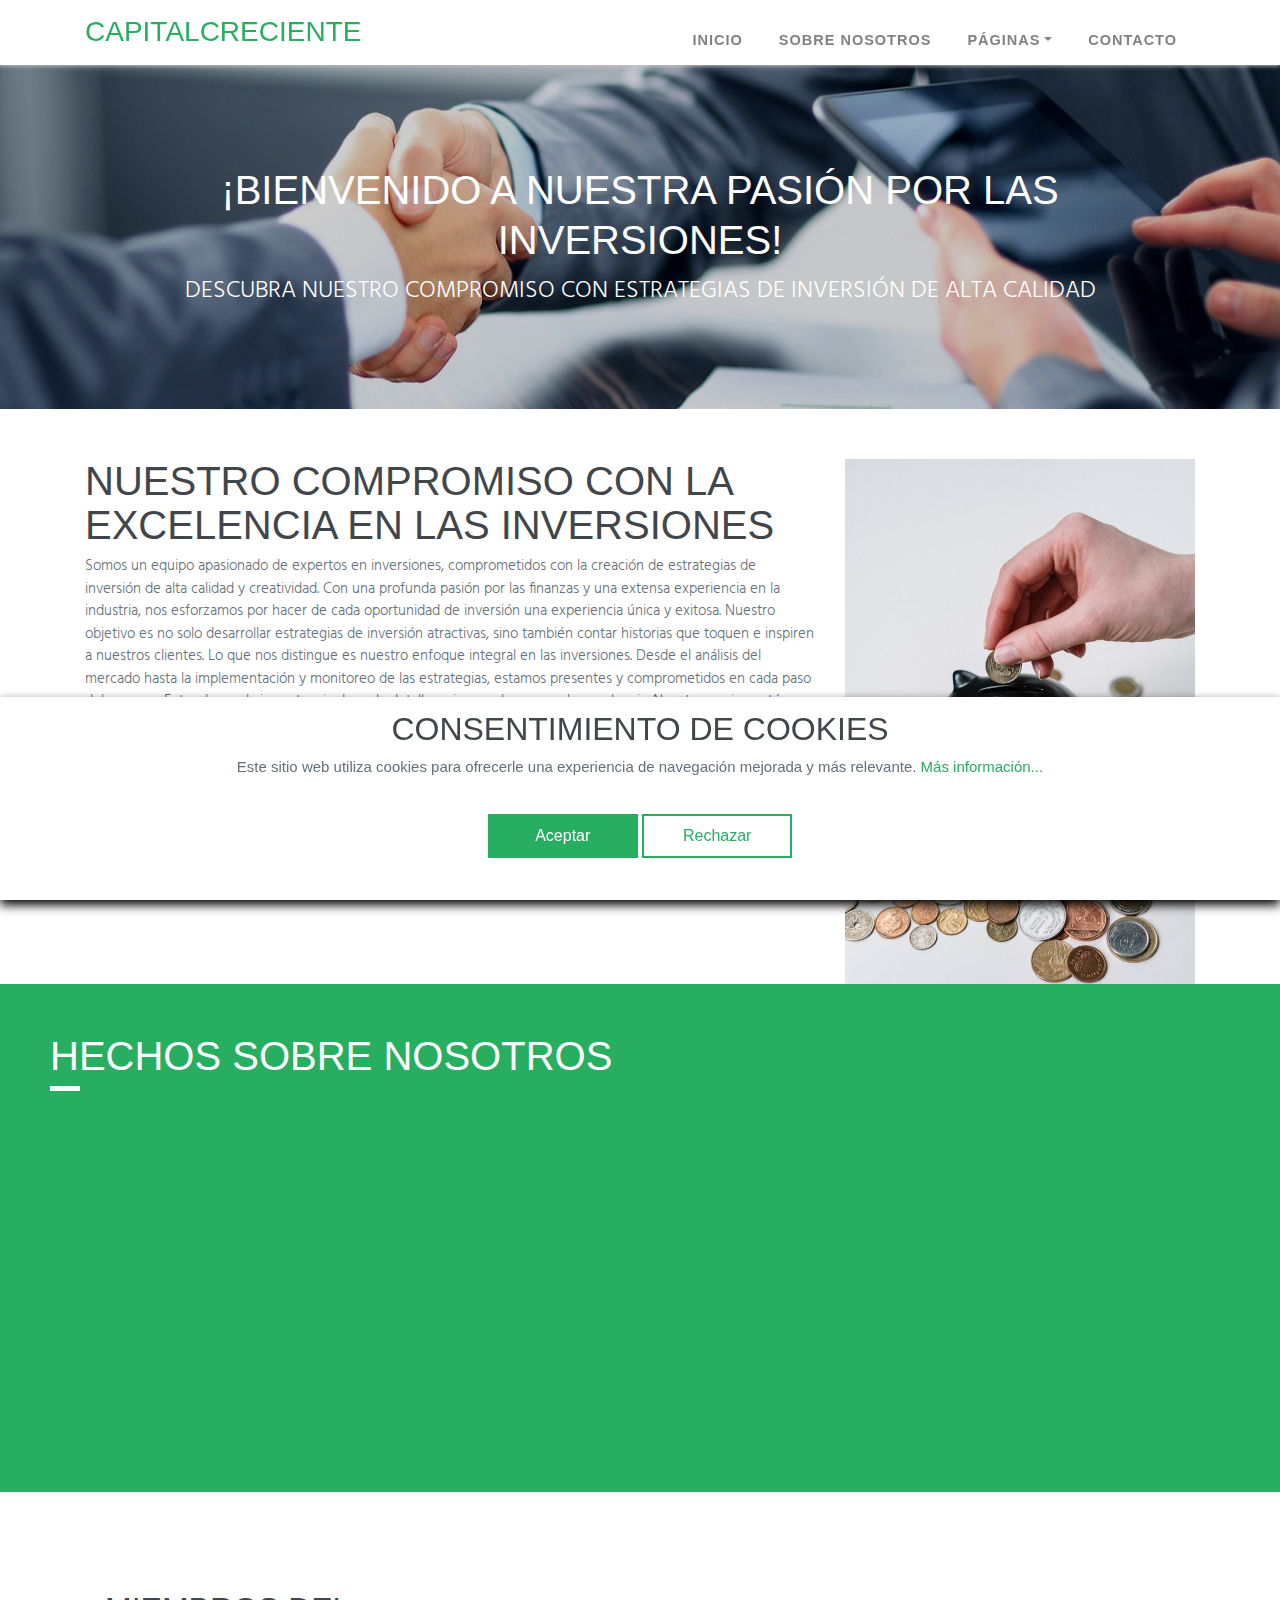
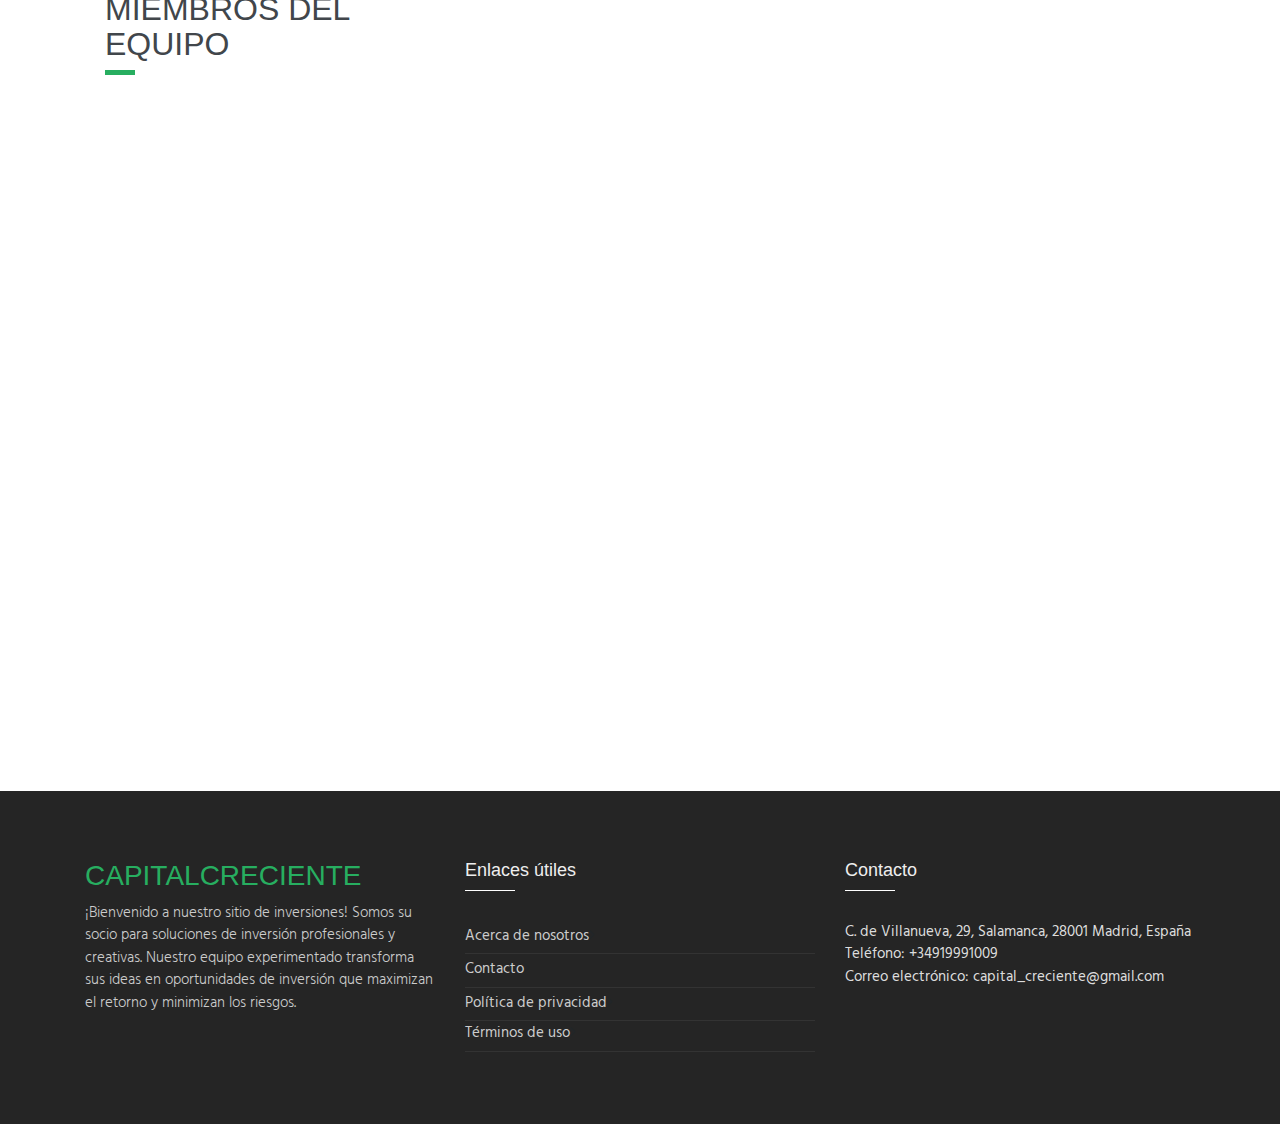
<file: about.html>
<!DOCTYPE html>
<html lang="en">
    <head>
        <meta charset="utf-8" />
        <meta
            name="viewport"
            content="width=device-width, initial-scale=1, shrink-to-fit=no"
        />
        <meta name="description" content="" />
        <meta name="author" content="" />

        <title>CapitalCreciente</title>
        <link rel="shortcut icon" href="img/favicon.ico" />

        <!-- Global Stylesheets -->
        <link
            href="https://fonts.googleapis.com/css?family=Roboto+Condensed:300,300i,400,400i,700,700i"
            rel="stylesheet"
        />
        <link href="css/bootstrap/bootstrap.min.css" rel="stylesheet" />
        <link
            rel="stylesheet"
            href="font-awesome-4.7.0/css/font-awesome.min.css"
        />
        <link rel="stylesheet" href="css/animate/animate.min.css" />
        <link rel="stylesheet" href="css/owl-carousel/owl.carousel.min.css" />
        <link
            rel="stylesheet"
            href="css/owl-carousel/owl.theme.default.min.css"
        />
        <link rel="stylesheet" href="css/style.css" />
    </head>

    <body id="page-top">
        <!--====================================================
                         HEADER
======================================================-->

        <header>
            <!-- Navbar -->
            <nav
                class="navbar navbar-expand-lg navbar-light"
                id="mainNav"
                data-toggle="affix"
            >
                <div class="container">
                    <a class="navbar-brand smooth-scroll" href="index.html">
                        <h3 style="margin-bottom: 0px; color: #27ae60">
                            CapitalCreciente
                        </h3>
                    </a>
                    <button
                        class="navbar-toggler navbar-toggler-right"
                        type="button"
                        data-toggle="collapse"
                        data-target="#navbarResponsive"
                        aria-controls="navbarResponsive"
                        aria-expanded="false"
                        aria-label="Alternar navegación"
                    >
                        <span class="navbar-toggler-icon"></span>
                    </button>
                    <div class="collapse navbar-collapse" id="navbarResponsive">
                        <ul class="navbar-nav ml-auto">
                            <li class="nav-item">
                                <a
                                    class="nav-link smooth-scroll"
                                    href="index.html"
                                    >Inicio</a
                                >
                            </li>
                            <li class="nav-item">
                                <a
                                    class="nav-link smooth-scroll"
                                    href="about.html"
                                    >Sobre nosotros</a
                                >
                            </li>

                            <li class="nav-item dropdown">
                                <a
                                    class="nav-link dropdown-toggle smooth-scroll"
                                    href="#"
                                    id="navbarDropdownMenuLink"
                                    data-toggle="dropdown"
                                    aria-haspopup="true"
                                    aria-expanded="false"
                                    >Páginas</a
                                >
                                <div
                                    class="dropdown-menu dropdown-cust"
                                    aria-labelledby="navbarDropdownMenuLink"
                                >
                                    <a
                                        class="dropdown-item"
                                        target="_empty"
                                        href="services.html"
                                        >Servicio de Inversiones</a
                                    >
                                    <a
                                        class="dropdown-item"
                                        target="_empty"
                                        href="blog.html"
                                        >Blog de Inversiones</a
                                    >
                                </div>
                            </li>
                            <li class="nav-item">
                                <a
                                    class="nav-link smooth-scroll"
                                    href="contact.html"
                                    >Contacto</a
                                >
                            </li>
                        </ul>
                    </div>
                </div>
            </nav>
        </header>
        <!--====================================================
                       HOME-P
======================================================-->
        <div id="home-p" class="home-p pages-head1 text-center">
            <div class="container">
                <h1 class="wow fadeInUp" data-wow-delay="0.1s">
                    ¡Bienvenido a nuestra pasión por las inversiones!
                </h1>
                <p>
                    Descubra nuestro compromiso con estrategias de inversión de
                    alta calidad
                </p>
            </div>
            <!--/end container-->
        </div>

        <!--====================================================
                        ABOUT-P1
======================================================-->
        <section id="about-p1" style="margin-top: 50px">
            <div class="container">
                <div class="row">
                    <div class="col-md-8">
                        <div class="about-p1-cont">
                            <h1>
                                Nuestro compromiso con la excelencia en las
                                inversiones
                            </h1>
                            <p>
                                Somos un equipo apasionado de expertos en
                                inversiones, comprometidos con la creación de
                                estrategias de inversión de alta calidad y
                                creatividad. Con una profunda pasión por las
                                finanzas y una extensa experiencia en la
                                industria, nos esforzamos por hacer de cada
                                oportunidad de inversión una experiencia única y
                                exitosa. Nuestro objetivo es no solo desarrollar
                                estrategias de inversión atractivas, sino
                                también contar historias que toquen e inspiren a
                                nuestros clientes. Lo que nos distingue es
                                nuestro enfoque integral en las inversiones.
                                Desde el análisis del mercado hasta la
                                implementación y monitoreo de las estrategias,
                                estamos presentes y comprometidos en cada paso
                                del proceso. Entendemos la importancia de cada
                                detalle y siempre buscamos la excelencia.
                                Nuestro equipo está compuesto por profesionales
                                talentosos con una amplia gama de habilidades y
                                experiencia. Utilizamos tecnología avanzada para
                                garantizar que nuestras soluciones de inversión
                                no solo sean técnicamente de primera, sino
                                también emocionalmente atractivas y efectivas.
                            </p>
                        </div>
                    </div>
                    <div class="col-md-4">
                        <div class="about-p1-img">
                            <img
                                src="img/ipad-tablet.jpg"
                                class="img-fluid wow fadeInUp"
                                data-wow-delay="0.1s"
                                alt="..."
                            />
                        </div>
                    </div>
                </div>
            </div>
        </section>

        <!--====================================================
                       ABOUT-P2
======================================================-->
        <section
            class="about-p2 bg-gradiant"
            style="background: #27ae60; padding: 50px"
        >
            <div class="container-fluid">
                <div class="row">
                    <div class="about-p2-heading">
                        <h1 class="cl-white">Hechos sobre nosotros</h1>
                        <div class="heading-border-light bg-white"></div>
                    </div>
                </div>
                <div class="row">
                    <div class="col-md-4 col-sm-12">
                        <div class="about-p2-cont cl-white">
                            <img
                                src="img/news/news-5.jpg"
                                class="img-fluid wow fadeInUp"
                                data-wow-delay="0.1s"
                                alt="..."
                            />
                        </div>
                    </div>
                    <div class="col-md-4">
                        <div
                            class="about-p2-cont cl-white wow fadeInUp"
                            data-wow-delay="0.3s"
                        >
                            <h5>Diversidad creativa</h5>
                            <p class="cl-white">
                                Nuestra empresa se distingue por una
                                impresionante diversidad de producciones de
                                inversión. Desde análisis dinámicos de
                                oportunidades hasta estrategias de inversión
                                profundas, somos expertos en la creación de
                                formatos que se adaptan a las necesidades y
                                objetivos individuales de nuestros clientes.
                                Combinamos ideas innovadoras con una comprensión
                                profunda de la estética financiera para crear
                                contenido que no solo impresiona, sino que
                                también tiene un impacto duradero en las
                                decisiones de inversión.
                            </p>
                        </div>
                    </div>
                    <div class="col-md-4">
                        <div
                            class="about-p2-cont cl-white wow fadeInUp"
                            data-wow-delay="0.5s"
                        >
                            <h5>Innovación tecnológica</h5>
                            <p class="cl-white">
                                La innovación tecnológica es una prioridad para
                                nosotros. Invertimos continuamente en las
                                últimas tecnologías y equipos de alta definición
                                para asegurar que nuestras estrategias de
                                inversión estén a la vanguardia. Desde el
                                análisis de datos hasta la implementación de
                                soluciones, utilizamos herramientas avanzadas
                                que nos permiten ofrecer soluciones de inversión
                                de la más alta calidad. Esta experiencia
                                tecnológica se combina hábilmente con nuestra
                                visión creativa para desarrollar estrategias de
                                inversión que no solo son técnicamente
                                brillantes, sino que también transmiten de
                                manera única el impacto emocional de nuestras
                                decisiones.
                            </p>
                        </div>
                    </div>
                </div>
            </div>
        </section>

        <!--====================================================
                    TEAM-P2 
======================================================-->
        <section id="comp-offer" class="team-p2">
            <div class="container">
                <div class="row">
                    <div class="col-md-4 col-sm-6 desc-comp-offer">
                        <h2>Miembros del equipo</h2>
                        <div class="heading-border-light"></div>
                    </div>
                </div>
                <div class="row">
                    <div class="col-md-4 col-sm-6">
                        <div
                            class="team-p2-cont wow fadeInUp"
                            data-wow-delay="0.2s"
                        >
                            <img
                                src="img/team/t-1.jpg"
                                class="img-fluid"
                                alt="..."
                            />
                            <h5>Sophie Müller</h5>
                            <h6>Directora de Estrategia</h6>
                        </div>
                    </div>
                    <div class="col-md-4 col-sm-6">
                        <div
                            class="team-p2-cont wow fadeInUp"
                            data-wow-delay="0.4s"
                        >
                            <img
                                src="img/team/t-4.jpg"
                                class="img-fluid"
                                alt="..."
                            />
                            <h5>Maximilian Schmidt</h5>
                            <h6>Especialista en Análisis Financiero</h6>
                        </div>
                    </div>
                    <div class="col-md-4 col-sm-6">
                        <div
                            class="team-p2-cont wow fadeInUp"
                            data-wow-delay="0.6s"
                        >
                            <img
                                src="img/team/t-3.jpg"
                                class="img-fluid"
                                alt="..."
                            />
                            <h5>Anna Wagner</h5>
                            <h6>Consultora en Inversiones</h6>
                        </div>
                    </div>
                </div>
            </div>
        </section>

        <!--====================================================
                      FOOTER
======================================================-->
        <footer>
            <div id="footer-s1" class="footer-s1">
                <div class="footer">
                    <div class="container">
                        <div class="row">
                            <!-- Acerca de nosotros -->
                            <div class="col-md-4 col-sm-6">
                                <h3 style="margin-bottom: 0px; color: #27ae60">
                                    CapitalCreciente
                                </h3>
                                <ul class="list-unstyled comp-desc-f">
                                    <li>
                                        <p>
                                            ¡Bienvenido a nuestro sitio de
                                            inversiones! Somos su socio para
                                            soluciones de inversión
                                            profesionales y creativas. Nuestro
                                            equipo experimentado transforma sus
                                            ideas en oportunidades de inversión
                                            que maximizan el retorno y minimizan
                                            los riesgos.
                                        </p>
                                    </li>
                                </ul>
                                <br />
                            </div>
                            <!-- Fin Acerca de nosotros -->

                            <!-- Enlaces útiles -->
                            <div class="col-md-4 col-sm-6">
                                <div class="heading-footer">
                                    <h2>Enlaces útiles</h2>
                                </div>
                                <ul class="list-unstyled link-list">
                                    <li>
                                        <a href="about.html"
                                            >Acerca de nosotros</a
                                        ><i class="fa fa-angle-right"></i>
                                    </li>
                                    <li>
                                        <a href="contact.html">Contacto</a
                                        ><i class="fa fa-angle-right"></i>
                                    </li>
                                    <li>
                                        <a href="privacy-policy.html"
                                            >Política de privacidad</a
                                        ><i class="fa fa-angle-right"></i>
                                    </li>
                                    <li>
                                        <a href="terms-of-use.html"
                                            >Términos de uso</a
                                        ><i class="fa fa-angle-right"></i>
                                    </li>
                                </ul>
                            </div>
                            <!-- Fin Enlaces útiles -->

                            <!-- Contacto -->
                            <div class="col-md-4 col-sm-6">
                                <div class="heading-footer">
                                    <h2>Contacto</h2>
                                </div>
                                <address class="address-details-f">
                                    C. de Villanueva, 29, Salamanca, 28001
                                    Madrid, España <br />
                                    Teléfono: +34919991009 <br />
                                    Correo electrónico:
                                    <a
                                        href="mailto:laut_basel@gmail.com"
                                        class=""
                                        >capital_creciente@gmail.com</a
                                    >
                                </address>
                            </div>
                            <!-- Fin Contacto -->
                        </div>
                    </div>
                    <!--/container -->
                </div>
            </div>

            <a
                href="#home"
                id="back-to-top"
                class="btn btn-sm btn-green btn-back-to-top smooth-scrolls hidden-sm hidden-xs"
                title="home"
                role="button"
            >
                <i class="fa fa-angle-up"></i>
            </a>
        </footer>

        <!-- Cookie banner -->
        <div class="cookie-wrapper show">
            <div>
                <i class="bx bx-cookie"></i>
                <h2 style="text-align: center">Consentimiento de cookies</h2>
            </div>

            <div class="data">
                <p>
                    Este sitio web utiliza cookies para ofrecerle una
                    experiencia de navegación mejorada y más relevante.
                    <a href="privacy-policy.html">Más información...</a>
                </p>
            </div>

            <div class="buttons">
                <button class="cookie-button" id="acceptBtn">Aceptar</button>
                <button class="cookie-button" id="declineBtn">Rechazar</button>
            </div>
        </div>
        <!-- End Cookie banner -->

        <!--Global JavaScript -->
        <script src="https://code.jquery.com/jquery-3.6.0.min.js"></script>
        <script src="js/popper/popper.min.js"></script>
        <script src="js/bootstrap/bootstrap.min.js"></script>
        <script src="js/wow/wow.min.js"></script>
        <script src="js/owl-carousel/owl.carousel.min.js"></script>

        <!-- Plugin JavaScript -->
        <script src="js/jquery-easing/jquery.easing.min.js"></script>
        <script src="js/custom.js"></script>
        <script src="js/cookiebanner.js"></script>
    </body>
</html>
</file>
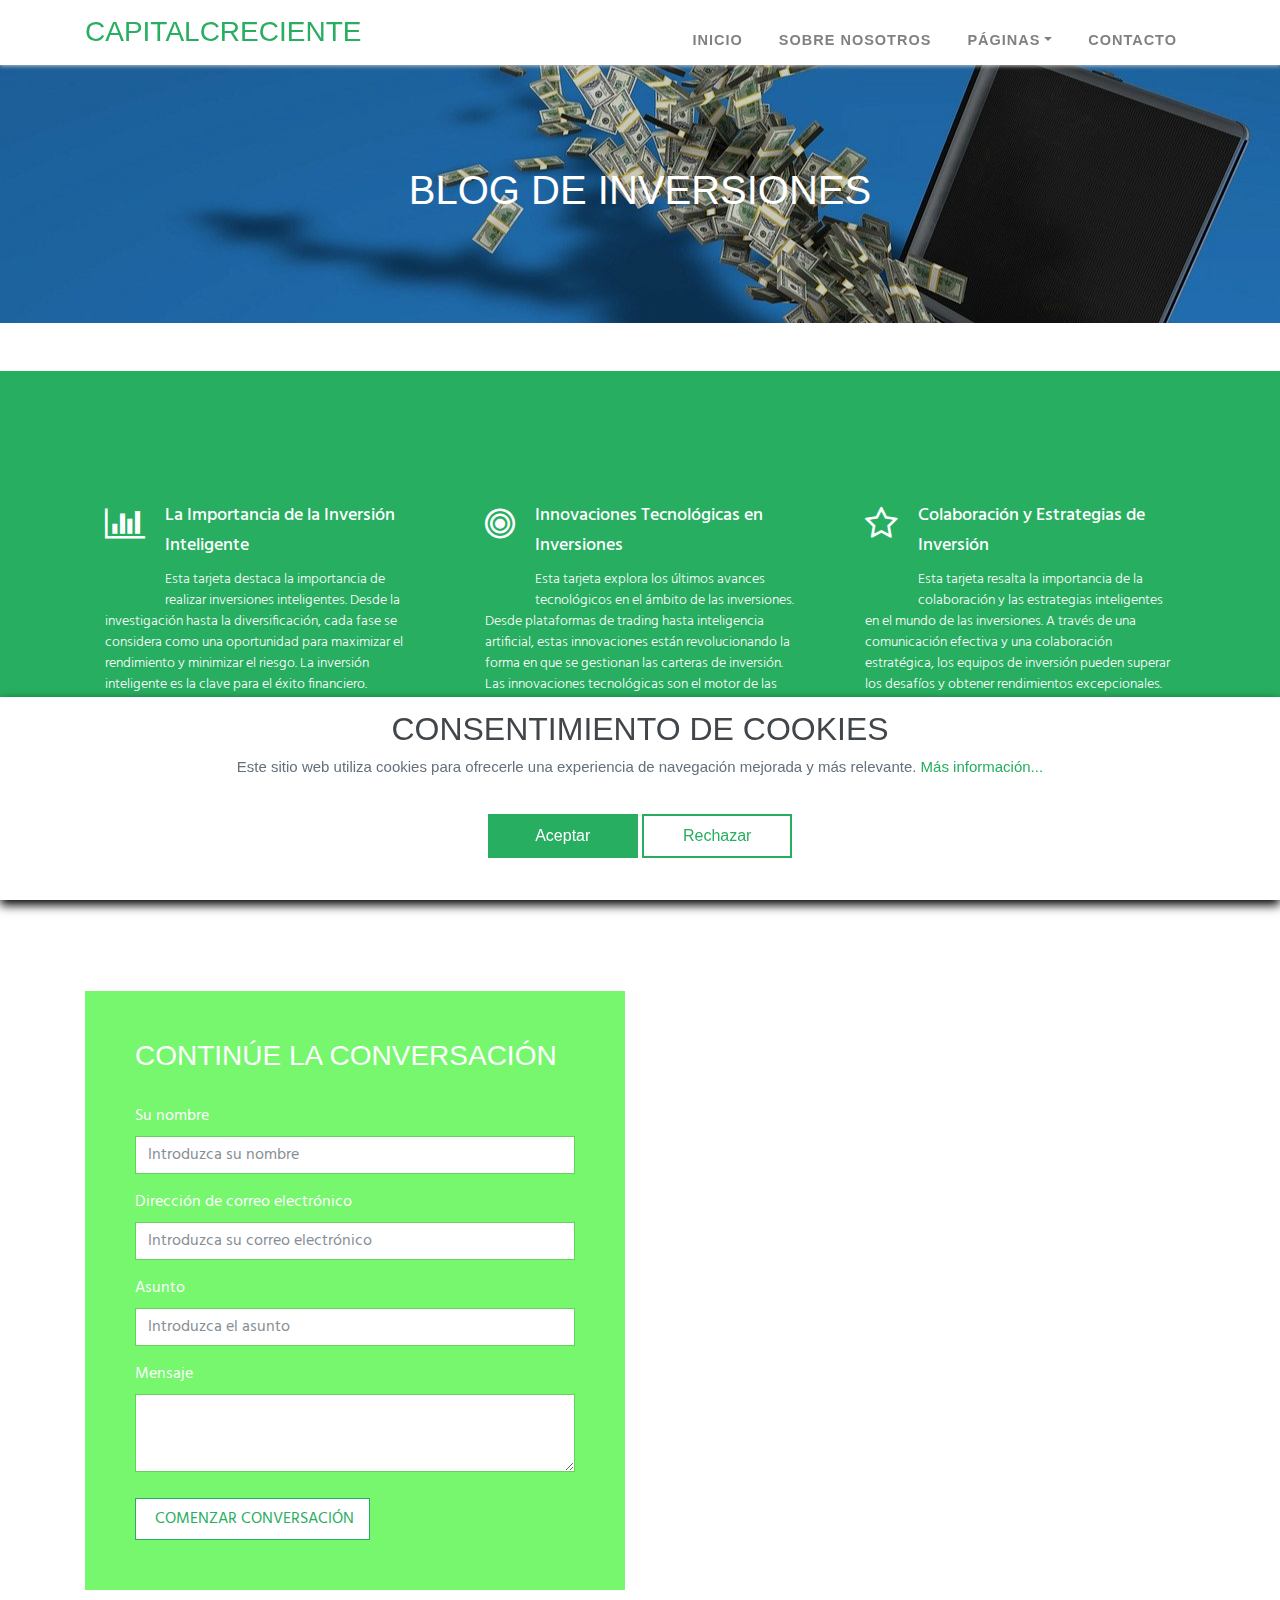
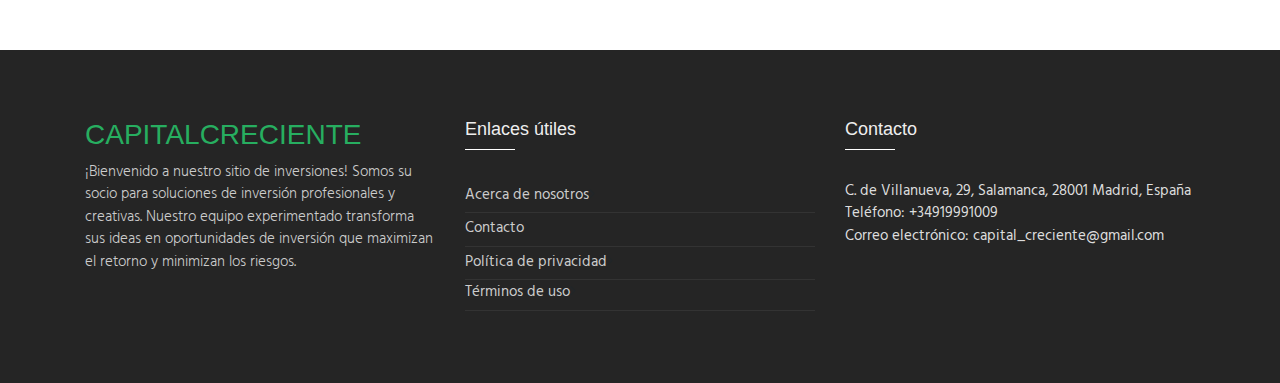
<file: blog.html>
<!DOCTYPE html>
<html lang="en">
    <head>
        <meta charset="utf-8" />
        <meta
            name="viewport"
            content="width=device-width, initial-scale=1, shrink-to-fit=no"
        />
        <meta name="description" content="" />
        <meta name="author" content="" />

        <title>CapitalCreciente</title>
        <link rel="shortcut icon" href="img/favicon.ico" />

        <!-- Global Stylesheets -->
        <link
            href="https://fonts.googleapis.com/css?family=Roboto+Condensed:300,300i,400,400i,700,700i"
            rel="stylesheet"
        />
        <link href="css/bootstrap/bootstrap.min.css" rel="stylesheet" />
        <link
            rel="stylesheet"
            href="font-awesome-4.7.0/css/font-awesome.min.css"
        />
        <link rel="stylesheet" href="css/animate/animate.min.css" />
        <link rel="stylesheet" href="css/owl-carousel/owl.carousel.min.css" />
        <link
            rel="stylesheet"
            href="css/owl-carousel/owl.theme.default.min.css"
        />
        <link rel="stylesheet" href="css/style.css" />
    </head>

    <body id="page-top">
        <!--====================================================
                         HEADER
======================================================-->

        <header>
            <!-- Navbar -->
            <nav
                class="navbar navbar-expand-lg navbar-light"
                id="mainNav"
                data-toggle="affix"
            >
                <div class="container">
                    <a class="navbar-brand smooth-scroll" href="index.html">
                        <h3 style="margin-bottom: 0px; color: #27ae60">
                            CapitalCreciente
                        </h3>
                    </a>
                    <button
                        class="navbar-toggler navbar-toggler-right"
                        type="button"
                        data-toggle="collapse"
                        data-target="#navbarResponsive"
                        aria-controls="navbarResponsive"
                        aria-expanded="false"
                        aria-label="Alternar navegación"
                    >
                        <span class="navbar-toggler-icon"></span>
                    </button>
                    <div class="collapse navbar-collapse" id="navbarResponsive">
                        <ul class="navbar-nav ml-auto">
                            <li class="nav-item">
                                <a
                                    class="nav-link smooth-scroll"
                                    href="index.html"
                                    >Inicio</a
                                >
                            </li>
                            <li class="nav-item">
                                <a
                                    class="nav-link smooth-scroll"
                                    href="about.html"
                                    >Sobre nosotros</a
                                >
                            </li>

                            <li class="nav-item dropdown">
                                <a
                                    class="nav-link dropdown-toggle smooth-scroll"
                                    href="#"
                                    id="navbarDropdownMenuLink"
                                    data-toggle="dropdown"
                                    aria-haspopup="true"
                                    aria-expanded="false"
                                    >Páginas</a
                                >
                                <div
                                    class="dropdown-menu dropdown-cust"
                                    aria-labelledby="navbarDropdownMenuLink"
                                >
                                    <a
                                        class="dropdown-item"
                                        target="_empty"
                                        href="services.html"
                                        >Servicio de Inversiones</a
                                    >
                                    <a
                                        class="dropdown-item"
                                        target="_empty"
                                        href="blog.html"
                                        >Blog de Inversiones</a
                                    >
                                </div>
                            </li>
                            <li class="nav-item">
                                <a
                                    class="nav-link smooth-scroll"
                                    href="contact.html"
                                    >Contacto</a
                                >
                            </li>
                        </ul>
                    </div>
                </div>
            </nav>
        </header>

        <!--====================================================
                       HOME-P
======================================================-->
        <div id="home-p" class="home-p pages-head2 text-center mb-5">
            <div class="container">
                <h1 class="wow fadeInUp" data-wow-delay="0.1s">
                    Blog de Inversiones
                </h1>
            </div>
            <!--/end container-->
        </div>

        <!--====================================================
                      FINANCIAL-P5
======================================================-->
        <section
            class="what-we-do bg-gradiant financial-p5 mb-5"
            style="background: #27ae60"
        >
            <div class="container">
                <div class="row">
                    <div class="col-md-12">
                        <div class="row">
                            <div class="col-md-4 col-sm-6">
                                <div
                                    class="what-we-desc wow fadeInUp"
                                    data-wow-delay="0.1s"
                                >
                                    <i class="fa fa-bar-chart"></i>
                                    <h6>
                                        La Importancia de la Inversión
                                        Inteligente
                                    </h6>
                                    <p class="desc">
                                        Esta tarjeta destaca la importancia de
                                        realizar inversiones inteligentes. Desde
                                        la investigación hasta la
                                        diversificación, cada fase se considera
                                        como una oportunidad para maximizar el
                                        rendimiento y minimizar el riesgo. La
                                        inversión inteligente es la clave para
                                        el éxito financiero.
                                    </p>
                                </div>
                            </div>
                            <div class="col-md-4 col-sm-6">
                                <div
                                    class="what-we-desc wow fadeInUp"
                                    data-wow-delay="0.1s"
                                >
                                    <i class="fa fa-bullseye"></i>
                                    <h6>
                                        Innovaciones Tecnológicas en Inversiones
                                    </h6>
                                    <p class="desc">
                                        Esta tarjeta explora los últimos avances
                                        tecnológicos en el ámbito de las
                                        inversiones. Desde plataformas de
                                        trading hasta inteligencia artificial,
                                        estas innovaciones están revolucionando
                                        la forma en que se gestionan las
                                        carteras de inversión. Las innovaciones
                                        tecnológicas son el motor de las
                                        oportunidades de inversión más
                                        rentables.
                                    </p>
                                </div>
                            </div>
                            <div class="col-md-4 col-sm-6">
                                <div
                                    class="what-we-desc wow fadeInUp"
                                    data-wow-delay="0.1s"
                                >
                                    <i class="fa fa-star-o"></i>
                                    <h6>
                                        Colaboración y Estrategias de Inversión
                                    </h6>
                                    <p class="desc">
                                        Esta tarjeta resalta la importancia de
                                        la colaboración y las estrategias
                                        inteligentes en el mundo de las
                                        inversiones. A través de una
                                        comunicación efectiva y una colaboración
                                        estratégica, los equipos de inversión
                                        pueden superar los desafíos y obtener
                                        rendimientos excepcionales. Una buena
                                        estrategia es la clave para inversiones
                                        exitosas.
                                    </p>
                                </div>
                            </div>
                        </div>
                    </div>
                </div>
            </div>
        </section>

        <!--====================================================
                    CONTACT HOME
======================================================-->

        <section id="contact-h" class="bg-parallax contact-h-bg">
            <div class="container">
                <div class="row">
                    <div class="col-md-6">
                        <div class="contact-h-cont">
                            <h3 class="cl-white">Continúe la conversación</h3>
                            <br />
                            <form>
                                <div class="form-group cl-white">
                                    <label for="name">Su nombre</label>
                                    <input
                                        type="text"
                                        class="form-control"
                                        id="name"
                                        aria-describedby="nameHelp"
                                        placeholder="Introduzca su nombre"
                                    />
                                </div>
                                <div class="form-group cl-white">
                                    <label for="exampleInputEmail1"
                                        >Dirección de correo electrónico</label
                                    >
                                    <input
                                        type="email"
                                        class="form-control"
                                        id="email"
                                        aria-describedby="emailHelp"
                                        placeholder="Introduzca su correo electrónico"
                                    />
                                    <div id="result" style="color: red"></div>
                                </div>
                                <div class="form-group cl-white">
                                    <label for="subject">Asunto</label>
                                    <input
                                        type="text"
                                        class="form-control"
                                        id="subject"
                                        aria-describedby="subjectHelp"
                                        placeholder="Introduzca el asunto"
                                    />
                                </div>
                                <div class="form-group cl-white">
                                    <label for="message">Mensaje</label>
                                    <textarea
                                        class="form-control"
                                        id="message"
                                        rows="3"
                                    ></textarea>
                                </div>
                                <button
                                    class="btn btn-general btn-white"
                                    role="button"
                                    id="submit"
                                    onclick="sendForm()"
                                >
                                    <i class="fa fa-right-arrow"></i> COMENZAR
                                    CONVERSACIÓN
                                </button>
                            </form>
                        </div>
                    </div>
                </div>
            </div>
        </section>

        <!--====================================================
                      FOOTER
======================================================-->
        <footer>
            <div id="footer-s1" class="footer-s1">
                <div class="footer">
                    <div class="container">
                        <div class="row">
                            <!-- Acerca de nosotros -->
                            <div class="col-md-4 col-sm-6">
                                <h3 style="margin-bottom: 0px; color: #27ae60">
                                    CapitalCreciente
                                </h3>
                                <ul class="list-unstyled comp-desc-f">
                                    <li>
                                        <p>
                                            ¡Bienvenido a nuestro sitio de
                                            inversiones! Somos su socio para
                                            soluciones de inversión
                                            profesionales y creativas. Nuestro
                                            equipo experimentado transforma sus
                                            ideas en oportunidades de inversión
                                            que maximizan el retorno y minimizan
                                            los riesgos.
                                        </p>
                                    </li>
                                </ul>
                                <br />
                            </div>
                            <!-- Fin Acerca de nosotros -->

                            <!-- Enlaces útiles -->
                            <div class="col-md-4 col-sm-6">
                                <div class="heading-footer">
                                    <h2>Enlaces útiles</h2>
                                </div>
                                <ul class="list-unstyled link-list">
                                    <li>
                                        <a href="about.html"
                                            >Acerca de nosotros</a
                                        ><i class="fa fa-angle-right"></i>
                                    </li>
                                    <li>
                                        <a href="contact.html">Contacto</a
                                        ><i class="fa fa-angle-right"></i>
                                    </li>
                                    <li>
                                        <a href="privacy-policy.html"
                                            >Política de privacidad</a
                                        ><i class="fa fa-angle-right"></i>
                                    </li>
                                    <li>
                                        <a href="terms-of-use.html"
                                            >Términos de uso</a
                                        ><i class="fa fa-angle-right"></i>
                                    </li>
                                </ul>
                            </div>
                            <!-- Fin Enlaces útiles -->

                            <!-- Contacto -->
                            <div class="col-md-4 col-sm-6">
                                <div class="heading-footer">
                                    <h2>Contacto</h2>
                                </div>
                                <address class="address-details-f">
                                    C. de Villanueva, 29, Salamanca, 28001
                                    Madrid, España <br />
                                    Teléfono: +34919991009 <br />
                                    Correo electrónico:
                                    <a
                                        href="mailto:laut_basel@gmail.com"
                                        class=""
                                        >capital_creciente@gmail.com</a
                                    >
                                </address>
                            </div>
                            <!-- Fin Contacto -->
                        </div>
                    </div>
                    <!--/container -->
                </div>
            </div>

            <a
                href="#home"
                id="back-to-top"
                class="btn btn-sm btn-green btn-back-to-top smooth-scrolls hidden-sm hidden-xs"
                title="home"
                role="button"
            >
                <i class="fa fa-angle-up"></i>
            </a>
        </footer>

        <!-- Cookie banner -->
        <div class="cookie-wrapper show">
            <div>
                <i class="bx bx-cookie"></i>
                <h2 style="text-align: center">Consentimiento de cookies</h2>
            </div>

            <div class="data">
                <p>
                    Este sitio web utiliza cookies para ofrecerle una
                    experiencia de navegación mejorada y más relevante.
                    <a href="privacy-policy.html">Más información...</a>
                </p>
            </div>

            <div class="buttons">
                <button class="cookie-button" id="acceptBtn">Aceptar</button>
                <button class="cookie-button" id="declineBtn">Rechazar</button>
            </div>
        </div>
        <!-- End Cookie banner -->

        <!--Global JavaScript -->
        <script src="https://code.jquery.com/jquery-3.6.0.min.js"></script>
        <script src="js/popper/popper.min.js"></script>
        <script src="js/bootstrap/bootstrap.min.js"></script>
        <script src="js/wow/wow.min.js"></script>
        <script src="js/owl-carousel/owl.carousel.min.js"></script>

        <!-- Plugin JavaScript -->
        <script src="js/jquery-easing/jquery.easing.min.js"></script>
        <script src="js/custom.js"></script>
        <script src="js/contact-form.js"></script>
        <script src="js/cookiebanner.js"></script>
    </body>
</html>
</file>
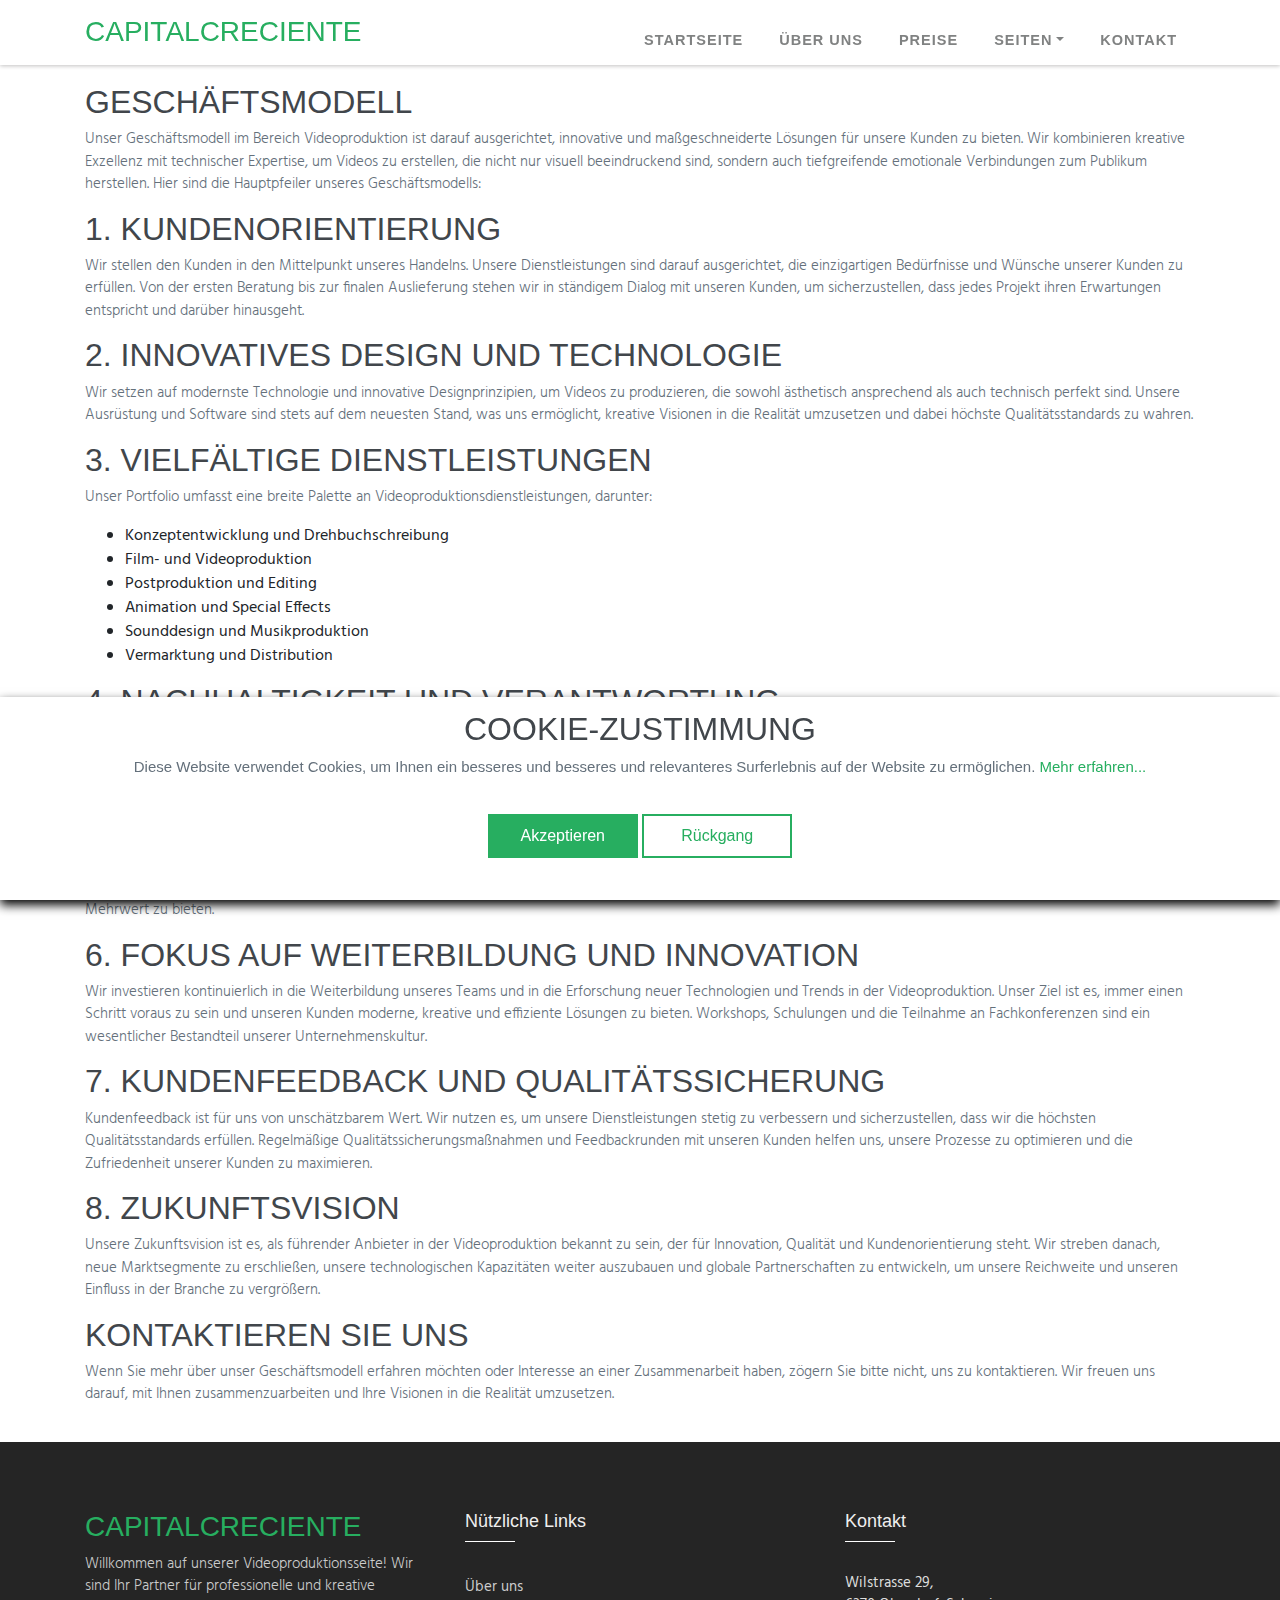
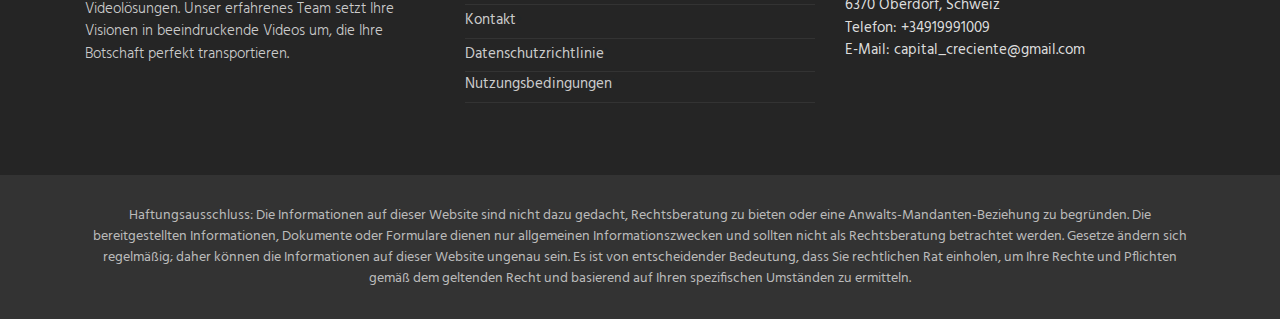
<file: bussines-model.html>
<!DOCTYPE html>
<html lang="en">
    <head>
        <meta charset="utf-8" />
        <meta
            name="viewport"
            content="width=device-width, initial-scale=1, shrink-to-fit=no"
        />
        <meta name="description" content="" />
        <meta name="author" content="" />

        <title>CapitalCreciente</title>
        <link rel="shortcut icon" href="img/favicon.ico" />

        <!-- Global Stylesheets -->
        <link
            href="https://fonts.googleapis.com/css?family=Roboto+Condensed:300,300i,400,400i,700,700i"
            rel="stylesheet"
        />
        <link href="css/bootstrap/bootstrap.min.css" rel="stylesheet" />
        <link
            rel="stylesheet"
            href="font-awesome-4.7.0/css/font-awesome.min.css"
        />
        <link rel="stylesheet" href="css/animate/animate.min.css" />
        <link rel="stylesheet" href="css/owl-carousel/owl.carousel.min.css" />
        <link
            rel="stylesheet"
            href="css/owl-carousel/owl.theme.default.min.css"
        />
        <link rel="stylesheet" href="css/style.css" />
    </head>

    <body id="page-top">
        <!--====================================================
                         HEADER
======================================================-->

        <header>
            <!-- Navbar -->
            <nav
                class="navbar navbar-expand-lg navbar-light"
                id="mainNav"
                data-toggle="affix"
            >
                <div class="container">
                    <a class="navbar-brand smooth-scroll" href="index.html">
                        <h3 style="margin-bottom: 0px; color: #27ae60">
                            CapitalCreciente
                        </h3>
                    </a>
                    <button
                        class="navbar-toggler navbar-toggler-right"
                        type="button"
                        data-toggle="collapse"
                        data-target="#navbarResponsive"
                        aria-controls="navbarResponsive"
                        aria-expanded="false"
                        aria-label="Navigation umschalten"
                    >
                        <span class="navbar-toggler-icon"></span>
                    </button>
                    <div class="collapse navbar-collapse" id="navbarResponsive">
                        <ul class="navbar-nav ml-auto">
                            <li class="nav-item">
                                <a
                                    class="nav-link smooth-scroll"
                                    href="index.html"
                                    >Startseite</a
                                >
                            </li>
                            <li class="nav-item">
                                <a
                                    class="nav-link smooth-scroll"
                                    href="about.html"
                                    >Über uns</a
                                >
                            </li>

                            <li class="nav-item">
                                <a
                                    class="nav-link smooth-scroll"
                                    href="pricing.html"
                                    >Preise</a
                                >
                            </li>
                            <li class="nav-item dropdown">
                                <a
                                    class="nav-link dropdown-toggle smooth-scroll"
                                    href="#"
                                    id="navbarDropdownMenuLink"
                                    data-toggle="dropdown"
                                    aria-haspopup="true"
                                    aria-expanded="false"
                                    >Seiten</a
                                >
                                <div
                                    class="dropdown-menu dropdown-cust"
                                    aria-labelledby="navbarDropdownMenuLink"
                                >
                                    <a
                                        class="dropdown-item"
                                        target="_empty"
                                        href="work-on-clips.html"
                                        >Arbeit an Clips</a
                                    >
                                    <a
                                        class="dropdown-item"
                                        target="_empty"
                                        href="blog.html"
                                        >Arbeit mit Stars</a
                                    >
                                </div>
                            </li>
                            <li class="nav-item">
                                <a
                                    class="nav-link smooth-scroll"
                                    href="contact.html"
                                    >Kontakt</a
                                >
                            </li>
                        </ul>
                    </div>
                </div>
            </nav>
        </header>

        <main>
            <article
                class="container additional-wrapper"
                style="margin-top: 0px"
            >
                <div class="page__content" style="padding: 20px 0px">
                    <h1 style="font-size: 2rem">Geschäftsmodell</h1>

                    <p>
                        Unser Geschäftsmodell im Bereich Videoproduktion ist
                        darauf ausgerichtet, innovative und maßgeschneiderte
                        Lösungen für unsere Kunden zu bieten. Wir kombinieren
                        kreative Exzellenz mit technischer Expertise, um Videos
                        zu erstellen, die nicht nur visuell beeindruckend sind,
                        sondern auch tiefgreifende emotionale Verbindungen zum
                        Publikum herstellen. Hier sind die Hauptpfeiler unseres
                        Geschäftsmodells:
                    </p>

                    <h2>1. Kundenorientierung</h2>

                    <p>
                        Wir stellen den Kunden in den Mittelpunkt unseres
                        Handelns. Unsere Dienstleistungen sind darauf
                        ausgerichtet, die einzigartigen Bedürfnisse und Wünsche
                        unserer Kunden zu erfüllen. Von der ersten Beratung bis
                        zur finalen Auslieferung stehen wir in ständigem Dialog
                        mit unseren Kunden, um sicherzustellen, dass jedes
                        Projekt ihren Erwartungen entspricht und darüber
                        hinausgeht.
                    </p>

                    <h2>2. Innovatives Design und Technologie</h2>

                    <p>
                        Wir setzen auf modernste Technologie und innovative
                        Designprinzipien, um Videos zu produzieren, die sowohl
                        ästhetisch ansprechend als auch technisch perfekt sind.
                        Unsere Ausrüstung und Software sind stets auf dem
                        neuesten Stand, was uns ermöglicht, kreative Visionen in
                        die Realität umzusetzen und dabei höchste
                        Qualitätsstandards zu wahren.
                    </p>

                    <h2>3. Vielfältige Dienstleistungen</h2>

                    <p>
                        Unser Portfolio umfasst eine breite Palette an
                        Videoproduktionsdienstleistungen, darunter:
                    </p>
                    <ul>
                        <li>Konzeptentwicklung und Drehbuchschreibung</li>
                        <li>Film- und Videoproduktion</li>
                        <li>Postproduktion und Editing</li>
                        <li>Animation und Special Effects</li>
                        <li>Sounddesign und Musikproduktion</li>
                        <li>Vermarktung und Distribution</li>
                    </ul>

                    <h2>4. Nachhaltigkeit und Verantwortung</h2>

                    <p>
                        Wir legen großen Wert auf Nachhaltigkeit und ethische
                        Geschäftsführung. Unser Ziel ist es, umweltfreundliche
                        Produktionsmethoden zu nutzen und soziale Verantwortung
                        zu übernehmen. Wir streben danach, unsere
                        Produktionsprozesse so umweltfreundlich wie möglich zu
                        gestalten und unterstützen lokale Gemeinschaften durch
                        verschiedene soziale Projekte.
                    </p>

                    <h2>5. Partnerschaften und Kooperationen</h2>

                    <p>
                        Wir glauben an die Stärke von Partnerschaften und
                        Kooperationen. Durch strategische Allianzen mit anderen
                        Branchenführern und kreativen Talenten erweitern wir
                        unser Netzwerk und verbessern kontinuierlich unsere
                        Dienstleistungen. Diese Partnerschaften ermöglichen es
                        uns, innovative Lösungen zu entwickeln und unseren
                        Kunden einen Mehrwert zu bieten.
                    </p>

                    <h2>6. Fokus auf Weiterbildung und Innovation</h2>

                    <p>
                        Wir investieren kontinuierlich in die Weiterbildung
                        unseres Teams und in die Erforschung neuer Technologien
                        und Trends in der Videoproduktion. Unser Ziel ist es,
                        immer einen Schritt voraus zu sein und unseren Kunden
                        moderne, kreative und effiziente Lösungen zu bieten.
                        Workshops, Schulungen und die Teilnahme an
                        Fachkonferenzen sind ein wesentlicher Bestandteil
                        unserer Unternehmenskultur.
                    </p>

                    <h2>7. Kundenfeedback und Qualitätssicherung</h2>

                    <p>
                        Kundenfeedback ist für uns von unschätzbarem Wert. Wir
                        nutzen es, um unsere Dienstleistungen stetig zu
                        verbessern und sicherzustellen, dass wir die höchsten
                        Qualitätsstandards erfüllen. Regelmäßige
                        Qualitätssicherungsmaßnahmen und Feedbackrunden mit
                        unseren Kunden helfen uns, unsere Prozesse zu optimieren
                        und die Zufriedenheit unserer Kunden zu maximieren.
                    </p>

                    <h2>8. Zukunftsvision</h2>

                    <p>
                        Unsere Zukunftsvision ist es, als führender Anbieter in
                        der Videoproduktion bekannt zu sein, der für Innovation,
                        Qualität und Kundenorientierung steht. Wir streben
                        danach, neue Marktsegmente zu erschließen, unsere
                        technologischen Kapazitäten weiter auszubauen und
                        globale Partnerschaften zu entwickeln, um unsere
                        Reichweite und unseren Einfluss in der Branche zu
                        vergrößern.
                    </p>

                    <h2>Kontaktieren Sie uns</h2>

                    <p>
                        Wenn Sie mehr über unser Geschäftsmodell erfahren
                        möchten oder Interesse an einer Zusammenarbeit haben,
                        zögern Sie bitte nicht, uns zu kontaktieren. Wir freuen
                        uns darauf, mit Ihnen zusammenzuarbeiten und Ihre
                        Visionen in die Realität umzusetzen.
                    </p>
                </div>
            </article>
        </main>

        <!--====================================================
                      FOOTER
======================================================-->
        <footer>
            <div id="footer-s1" class="footer-s1">
                <div class="footer">
                    <div class="container">
                        <div class="row">
                            <!-- Über uns -->
                            <div class="col-md-4 col-sm-6">
                                <h3 style="margin-bottom: 0px; color: #27ae60">
                                    CapitalCreciente
                                </h3>
                                <ul class="list-unstyled comp-desc-f">
                                    <li>
                                        <p>
                                            Willkommen auf unserer
                                            Videoproduktionsseite! Wir sind Ihr
                                            Partner für professionelle und
                                            kreative Videolösungen. Unser
                                            erfahrenes Team setzt Ihre Visionen
                                            in beeindruckende Videos um, die
                                            Ihre Botschaft perfekt
                                            transportieren.
                                        </p>
                                    </li>
                                </ul>
                                <br />
                            </div>
                            <!-- Ende Über uns -->

                            <!-- Nützliche Links -->
                            <div class="col-md-4 col-sm-6">
                                <div class="heading-footer">
                                    <h2>Nützliche Links</h2>
                                </div>
                                <ul class="list-unstyled link-list">
                                    <li>
                                        <a href="about.html">Über uns</a
                                        ><i class="fa fa-angle-right"></i>
                                    </li>
                                    <li>
                                        <a href="contact.html">Kontakt</a
                                        ><i class="fa fa-angle-right"></i>
                                    </li>
                                    <li>
                                        <a href="privacy-policy.html"
                                            >Datenschutzrichtlinie</a
                                        ><i class="fa fa-angle-right"></i>
                                    </li>
                                    <li>
                                        <a href="terms-of-use.html"
                                            >Nutzungsbedingungen</a
                                        ><i class="fa fa-angle-right"></i>
                                    </li>
                                </ul>
                            </div>
                            <!-- Ende Nützliche Links -->

                            <!-- Kontakt -->
                            <div class="col-md-4 col-sm-6">
                                <div class="heading-footer">
                                    <h2>Kontakt</h2>
                                </div>
                                <address class="address-details-f">
                                    Wilstrasse 29, <br />
                                    6370 Oberdorf, Schweiz <br />
                                    Telefon: +34919991009 <br />
                                    E-Mail:
                                    <a
                                        href="mailto:laut_basel@gmail.com"
                                        class=""
                                        >capital_creciente@gmail.com</a
                                    >
                                </address>
                            </div>
                            <!-- Ende Kontakt -->
                        </div>
                    </div>
                    <!--/container -->
                </div>
            </div>

            <div id="footer-bottom">
                <div class="container">
                    <div class="row">
                        <div class="col-md-12">
                            <div id="footer-copyrights">
                                <p>
                                    Haftungsausschluss: Die Informationen auf
                                    dieser Website sind nicht dazu gedacht,
                                    Rechtsberatung zu bieten oder eine
                                    Anwalts-Mandanten-Beziehung zu begründen.
                                    Die bereitgestellten Informationen,
                                    Dokumente oder Formulare dienen nur
                                    allgemeinen Informationszwecken und sollten
                                    nicht als Rechtsberatung betrachtet werden.
                                    Gesetze ändern sich regelmäßig; daher können
                                    die Informationen auf dieser Website ungenau
                                    sein. Es ist von entscheidender Bedeutung,
                                    dass Sie rechtlichen Rat einholen, um Ihre
                                    Rechte und Pflichten gemäß dem geltenden
                                    Recht und basierend auf Ihren spezifischen
                                    Umständen zu ermitteln.
                                </p>
                            </div>
                        </div>
                    </div>
                </div>
            </div>
            <a
                href="#home"
                id="back-to-top"
                class="btn btn-sm btn-green btn-back-to-top smooth-scrolls hidden-sm hidden-xs"
                title="home"
                role="button"
            >
                <i class="fa fa-angle-up"></i>
            </a>
        </footer>

        <!-- Cookie banner -->
        <div class="cookie-wrapper show">
            <div>
                <i class="bx bx-cookie"></i>
                <h2 style="text-align: center">Cookie-Zustimmung</h2>
            </div>

            <div class="data">
                <p>
                    Diese Website verwendet Cookies, um Ihnen ein besseres und
                    besseres und relevanteres Surferlebnis auf der Website zu
                    ermöglichen.
                    <a href="#">Mehr erfahren...</a>
                </p>
            </div>

            <div class="buttons">
                <button class="cookie-button" id="acceptBtn">
                    Akzeptieren
                </button>
                <button class="cookie-button" id="declineBtn">Rückgang</button>
            </div>
        </div>
        <!-- End Cookie banner -->

        <!--Global JavaScript -->
        <script src="js/jquery/jquery.min.js"></script>
        <script src="js/popper/popper.min.js"></script>
        <script src="js/bootstrap/bootstrap.min.js"></script>
        <script src="js/wow/wow.min.js"></script>
        <script src="js/owl-carousel/owl.carousel.min.js"></script>

        <!-- Plugin JavaScript -->
        <script src="js/jquery-easing/jquery.easing.min.js"></script>
        <script src="js/custom.js"></script>
        <script src="js/cookiebanner.js"></script>
    </body>
</html>
</file>
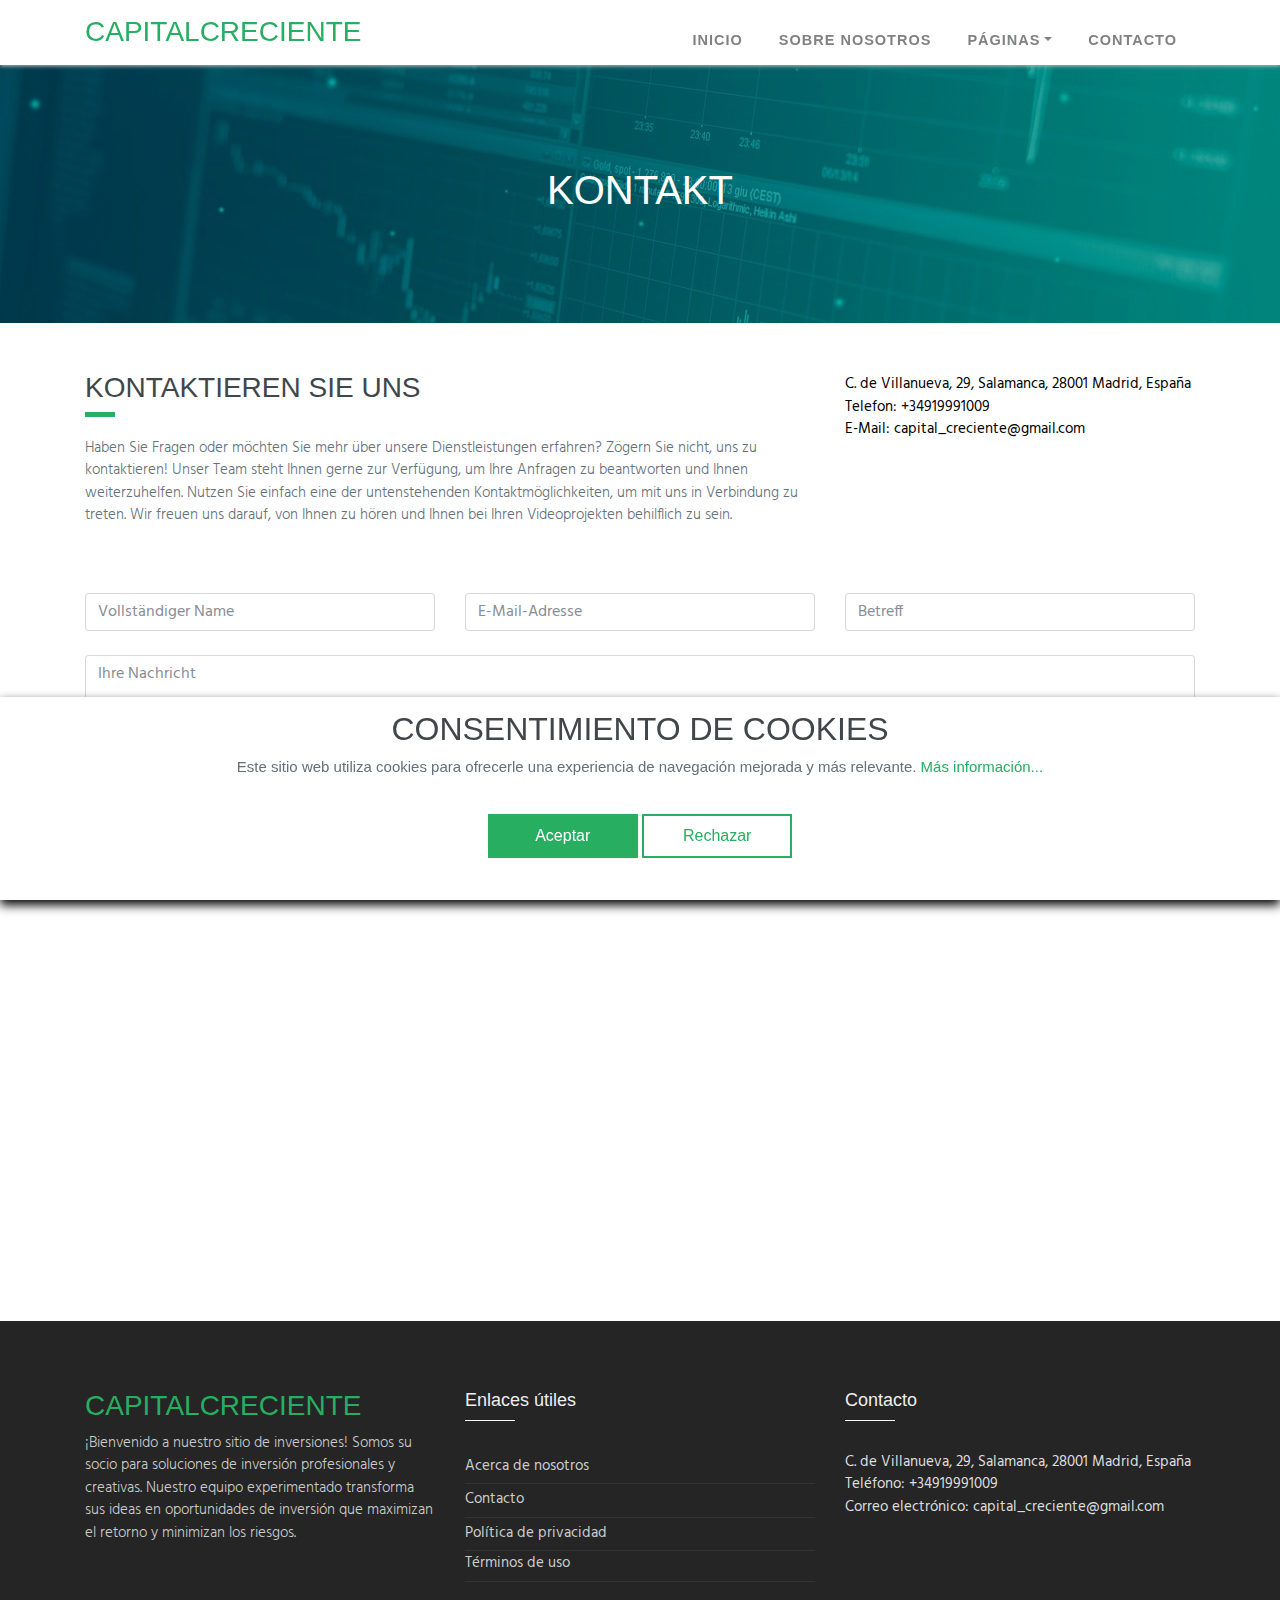
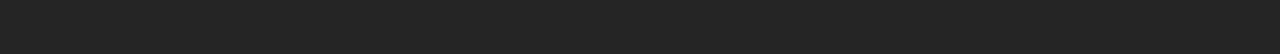
<file: contact.html>
<!DOCTYPE html>
<html lang="en">
    <head>
        <meta charset="utf-8" />
        <meta
            name="viewport"
            content="width=device-width, initial-scale=1, shrink-to-fit=no"
        />
        <meta name="description" content="" />
        <meta name="author" content="" />

        <title>CapitalCreciente</title>
        <link rel="shortcut icon" href="img/favicon.ico" />

        <!-- Global Stylesheets -->
        <link
            href="https://fonts.googleapis.com/css?family=Roboto+Condensed:300,300i,400,400i,700,700i"
            rel="stylesheet"
        />
        <link href="css/bootstrap/bootstrap.min.css" rel="stylesheet" />
        <link
            rel="stylesheet"
            href="font-awesome-4.7.0/css/font-awesome.min.css"
        />
        <link rel="stylesheet" href="css/animate/animate.min.css" />
        <link rel="stylesheet" href="css/owl-carousel/owl.carousel.min.css" />
        <link
            rel="stylesheet"
            href="css/owl-carousel/owl.theme.default.min.css"
        />
        <link rel="stylesheet" href="css/style.css" />
    </head>

    <body id="page-top">
        <!--====================================================
                         HEADER
======================================================-->

        <header>
            <!-- Navbar -->
            <nav
                class="navbar navbar-expand-lg navbar-light"
                id="mainNav"
                data-toggle="affix"
            >
                <div class="container">
                    <a class="navbar-brand smooth-scroll" href="index.html">
                        <h3 style="margin-bottom: 0px; color: #27ae60">
                            CapitalCreciente
                        </h3>
                    </a>
                    <button
                        class="navbar-toggler navbar-toggler-right"
                        type="button"
                        data-toggle="collapse"
                        data-target="#navbarResponsive"
                        aria-controls="navbarResponsive"
                        aria-expanded="false"
                        aria-label="Alternar navegación"
                    >
                        <span class="navbar-toggler-icon"></span>
                    </button>
                    <div class="collapse navbar-collapse" id="navbarResponsive">
                        <ul class="navbar-nav ml-auto">
                            <li class="nav-item">
                                <a
                                    class="nav-link smooth-scroll"
                                    href="index.html"
                                    >Inicio</a
                                >
                            </li>
                            <li class="nav-item">
                                <a
                                    class="nav-link smooth-scroll"
                                    href="about.html"
                                    >Sobre nosotros</a
                                >
                            </li>

                            <li class="nav-item dropdown">
                                <a
                                    class="nav-link dropdown-toggle smooth-scroll"
                                    href="#"
                                    id="navbarDropdownMenuLink"
                                    data-toggle="dropdown"
                                    aria-haspopup="true"
                                    aria-expanded="false"
                                    >Páginas</a
                                >
                                <div
                                    class="dropdown-menu dropdown-cust"
                                    aria-labelledby="navbarDropdownMenuLink"
                                >
                                    <a
                                        class="dropdown-item"
                                        target="_empty"
                                        href="services.html"
                                        >Servicio de Inversiones</a
                                    >
                                    <a
                                        class="dropdown-item"
                                        target="_empty"
                                        href="blog.html"
                                        >Blog de Inversiones</a
                                    >
                                </div>
                            </li>
                            <li class="nav-item">
                                <a
                                    class="nav-link smooth-scroll"
                                    href="contact.html"
                                    >Contacto</a
                                >
                            </li>
                        </ul>
                    </div>
                </div>
            </nav>
        </header>

        <!--====================================================
                    LOGIN OR REGISTER
======================================================-->
        <section id="login">
            <div
                class="modal fade"
                id="login-modal"
                tabindex="-1"
                role="dialog"
                aria-labelledby="myModalLabel"
                aria-hidden="true"
                style="display: none"
            >
                <div class="modal-dialog">
                    <div class="modal-content">
                        <div class="modal-header" align="center">
                            <button
                                type="button"
                                class="close"
                                data-dismiss="modal"
                                aria-label="Close"
                            >
                                <span
                                    class="fa fa-times"
                                    aria-hidden="true"
                                ></span>
                            </button>
                        </div>
                        <div id="div-forms">
                            <form id="login-form">
                                <h3 class="text-center">Login</h3>
                                <div class="modal-body">
                                    <label for="username">Username</label>
                                    <input
                                        id="login_username"
                                        class="form-control"
                                        type="text"
                                        placeholder="Enter username "
                                        required
                                    />
                                    <label for="username">Password</label>
                                    <input
                                        id="login_password"
                                        class="form-control"
                                        type="password"
                                        placeholder="Enter password"
                                        required
                                    />
                                    <div class="checkbox">
                                        <label>
                                            <input type="checkbox" /> Remember
                                            me
                                        </label>
                                    </div>
                                </div>
                                <div class="modal-footer text-center">
                                    <div>
                                        <button
                                            type="submit"
                                            class="btn btn-general btn-white"
                                        >
                                            Login
                                        </button>
                                    </div>
                                    <div>
                                        <button
                                            id="login_register_btn"
                                            type="button"
                                            class="btn btn-link"
                                        >
                                            Register
                                        </button>
                                    </div>
                                </div>
                            </form>
                            <form id="register-form" style="display: none">
                                <h3 class="text-center">Register</h3>
                                <div class="modal-body">
                                    <label for="username">Username</label>
                                    <input
                                        id="register_username"
                                        class="form-control"
                                        type="text"
                                        placeholder="Enter username"
                                        required
                                    />
                                    <label for="register_email">E-mailId</label>
                                    <input
                                        id="register_email"
                                        class="form-control"
                                        type="text"
                                        placeholder="Enter eMail"
                                        required
                                    />
                                    <label for="register_password"
                                        >Password</label
                                    >
                                    <input
                                        id="register_password"
                                        class="form-control"
                                        type="password"
                                        placeholder="Password"
                                        required
                                    />
                                </div>
                                <div class="modal-footer">
                                    <div>
                                        <button
                                            type="submit"
                                            class="btn btn-general btn-white"
                                        >
                                            Register
                                        </button>
                                    </div>
                                    <div>
                                        <button
                                            id="register_login_btn"
                                            type="button"
                                            class="btn btn-link"
                                        >
                                            Log In
                                        </button>
                                    </div>
                                </div>
                            </form>
                        </div>
                    </div>
                </div>
            </div>
        </section>

        <!--====================================================
                       HOME-P
======================================================-->
        <div id="home-p" class="home-p pages-head4 text-center">
            <div class="container">
                <h1 class="wow fadeInUp" data-wow-delay="0.1s">Kontakt</h1>
            </div>
            <!--/end container-->
        </div>

        <!--====================================================
                        CONTACT-P1  
======================================================-->
        <section
            id="contact-p1"
            class="contact-p1"
            style="margin-top: 50px; margin-bottom: 50px"
        >
            <div class="container">
                <div class="row">
                    <div class="col-md-8">
                        <div class="contact-p1-cont">
                            <h3>Kontaktieren Sie uns</h3>
                            <div class="heading-border-light"></div>
                            <p>
                                Haben Sie Fragen oder möchten Sie mehr über
                                unsere Dienstleistungen erfahren? Zögern Sie
                                nicht, uns zu kontaktieren! Unser Team steht
                                Ihnen gerne zur Verfügung, um Ihre Anfragen zu
                                beantworten und Ihnen weiterzuhelfen. Nutzen Sie
                                einfach eine der untenstehenden
                                Kontaktmöglichkeiten, um mit uns in Verbindung
                                zu treten. Wir freuen uns darauf, von Ihnen zu
                                hören und Ihnen bei Ihren Videoprojekten
                                behilflich zu sein.
                            </p>
                        </div>
                    </div>
                    <div class="col-md-4">
                        <div class="contact-p1-cont2">
                            <address
                                class="address-details-f"
                                style="color: #000"
                            >
                                C. de Villanueva, 29, Salamanca, 28001 Madrid,
                                España <br />
                                Telefon: +34919991009 <br />
                                E-Mail:
                                <a
                                    style="color: #000"
                                    href="mailto:laut_basel@gmail.com"
                                    class=""
                                    >capital_creciente@gmail.com</a
                                >
                            </address>
                        </div>
                    </div>
                </div>
            </div>
        </section>

        <!--====================================================
                        CONTACT-P2 
======================================================-->
        <section class="contact-p2" id="contact-p2">
            <div class="container">
                <div class="row con-form">
                    <div class="col-md-4">
                        <input
                            type="text"
                            name="full-name"
                            placeholder="Vollständiger Name"
                            class="form-control"
                            required
                        />
                    </div>
                    <div class="col-md-4">
                        <input
                            type="email"
                            name="email"
                            placeholder="E-Mail-Adresse"
                            class="form-control"
                            required
                            id="email"
                        />
                        <div id="result" style="color: red"></div>
                    </div>
                    <div class="col-md-4">
                        <input
                            type="text"
                            name="subject"
                            placeholder="Betreff"
                            class="form-control"
                        />
                    </div>
                    <div class="col-md-12 mt-4">
                        <textarea
                            name="message"
                            id="message"
                            placeholder="Ihre Nachricht"
                            class="form-control"
                            rows="5"
                            required
                        ></textarea>
                    </div>
                    <div class="col-md-12 sub-but mt-4 mb-4">
                        <button
                            type="submit"
                            class="btn btn-general btn-white"
                            role="button"
                            id="submit"
                            onclick="sendForm()"
                        >
                            Senden
                        </button>
                    </div>
                </div>
            </div>
        </section>

        <!--====================================================
                       MAP
======================================================-->
        <section id="contact-add">
            <div id="map">
                <div class="map-responsive">
                    <iframe
                        src="https://www.google.com/maps/embed?pb=!1m18!1m12!1m3!1d12149.554406623132!2d-3.7025079175651716!3d40.422393299999996!2m3!1f0!2f0!3f0!3m2!1i1024!2i768!4f13.1!3m3!1m2!1s0xd4228983ea68edb%3A0x894b2ccc445e3e77!2sAsset%20Management%20Spain%20Gestmadrid!5e0!3m2!1suk!2sua!4v1738323668552!5m2!1suk!2sua"
                        width="100%"
                        height="450"
                        frameborder="0"
                        style="border: 0"
                        allowfullscreen
                    ></iframe>
                </div>
            </div>
        </section>

        <!--====================================================
                      FOOTER
======================================================-->
        <footer>
            <div id="footer-s1" class="footer-s1">
                <div class="footer">
                    <div class="container">
                        <div class="row">
                            <!-- Acerca de nosotros -->
                            <div class="col-md-4 col-sm-6">
                                <h3 style="margin-bottom: 0px; color: #27ae60">
                                    CapitalCreciente
                                </h3>
                                <ul class="list-unstyled comp-desc-f">
                                    <li>
                                        <p>
                                            ¡Bienvenido a nuestro sitio de
                                            inversiones! Somos su socio para
                                            soluciones de inversión
                                            profesionales y creativas. Nuestro
                                            equipo experimentado transforma sus
                                            ideas en oportunidades de inversión
                                            que maximizan el retorno y minimizan
                                            los riesgos.
                                        </p>
                                    </li>
                                </ul>
                                <br />
                            </div>
                            <!-- Fin Acerca de nosotros -->

                            <!-- Enlaces útiles -->
                            <div class="col-md-4 col-sm-6">
                                <div class="heading-footer">
                                    <h2>Enlaces útiles</h2>
                                </div>
                                <ul class="list-unstyled link-list">
                                    <li>
                                        <a href="about.html"
                                            >Acerca de nosotros</a
                                        ><i class="fa fa-angle-right"></i>
                                    </li>
                                    <li>
                                        <a href="contact.html">Contacto</a
                                        ><i class="fa fa-angle-right"></i>
                                    </li>
                                    <li>
                                        <a href="privacy-policy.html"
                                            >Política de privacidad</a
                                        ><i class="fa fa-angle-right"></i>
                                    </li>
                                    <li>
                                        <a href="terms-of-use.html"
                                            >Términos de uso</a
                                        ><i class="fa fa-angle-right"></i>
                                    </li>
                                </ul>
                            </div>
                            <!-- Fin Enlaces útiles -->

                            <!-- Contacto -->
                            <div class="col-md-4 col-sm-6">
                                <div class="heading-footer">
                                    <h2>Contacto</h2>
                                </div>
                                <address class="address-details-f">
                                    C. de Villanueva, 29, Salamanca, 28001
                                    Madrid, España <br />
                                    Teléfono: +34919991009 <br />
                                    Correo electrónico:
                                    <a
                                        href="mailto:laut_basel@gmail.com"
                                        class=""
                                        >capital_creciente@gmail.com</a
                                    >
                                </address>
                            </div>
                            <!-- Fin Contacto -->
                        </div>
                    </div>
                    <!--/container -->
                </div>
            </div>

            <a
                href="#home"
                id="back-to-top"
                class="btn btn-sm btn-green btn-back-to-top smooth-scrolls hidden-sm hidden-xs"
                title="home"
                role="button"
            >
                <i class="fa fa-angle-up"></i>
            </a>
        </footer>

        <!-- Cookie banner -->
        <div class="cookie-wrapper show">
            <div>
                <i class="bx bx-cookie"></i>
                <h2 style="text-align: center">Consentimiento de cookies</h2>
            </div>

            <div class="data">
                <p>
                    Este sitio web utiliza cookies para ofrecerle una
                    experiencia de navegación mejorada y más relevante.
                    <a href="privacy-policy.html">Más información...</a>
                </p>
            </div>

            <div class="buttons">
                <button class="cookie-button" id="acceptBtn">Aceptar</button>
                <button class="cookie-button" id="declineBtn">Rechazar</button>
            </div>
        </div>
        <!-- End Cookie banner -->

        <!--Global JavaScript -->
        <script src="https://code.jquery.com/jquery-3.6.0.min.js"></script>
        <script src="js/popper/popper.min.js"></script>
        <script src="js/bootstrap/bootstrap.min.js"></script>
        <script src="js/wow/wow.min.js"></script>
        <script src="js/owl-carousel/owl.carousel.min.js"></script>

        <!-- Plugin JavaScript -->
        <script src="js/jquery-easing/jquery.easing.min.js"></script>
        <script src="js/custom.js"></script>
        <script src="js/contact-form.js"></script>
        <script src="js/cookiebanner.js"></script>
    </body>
</html>
</file>
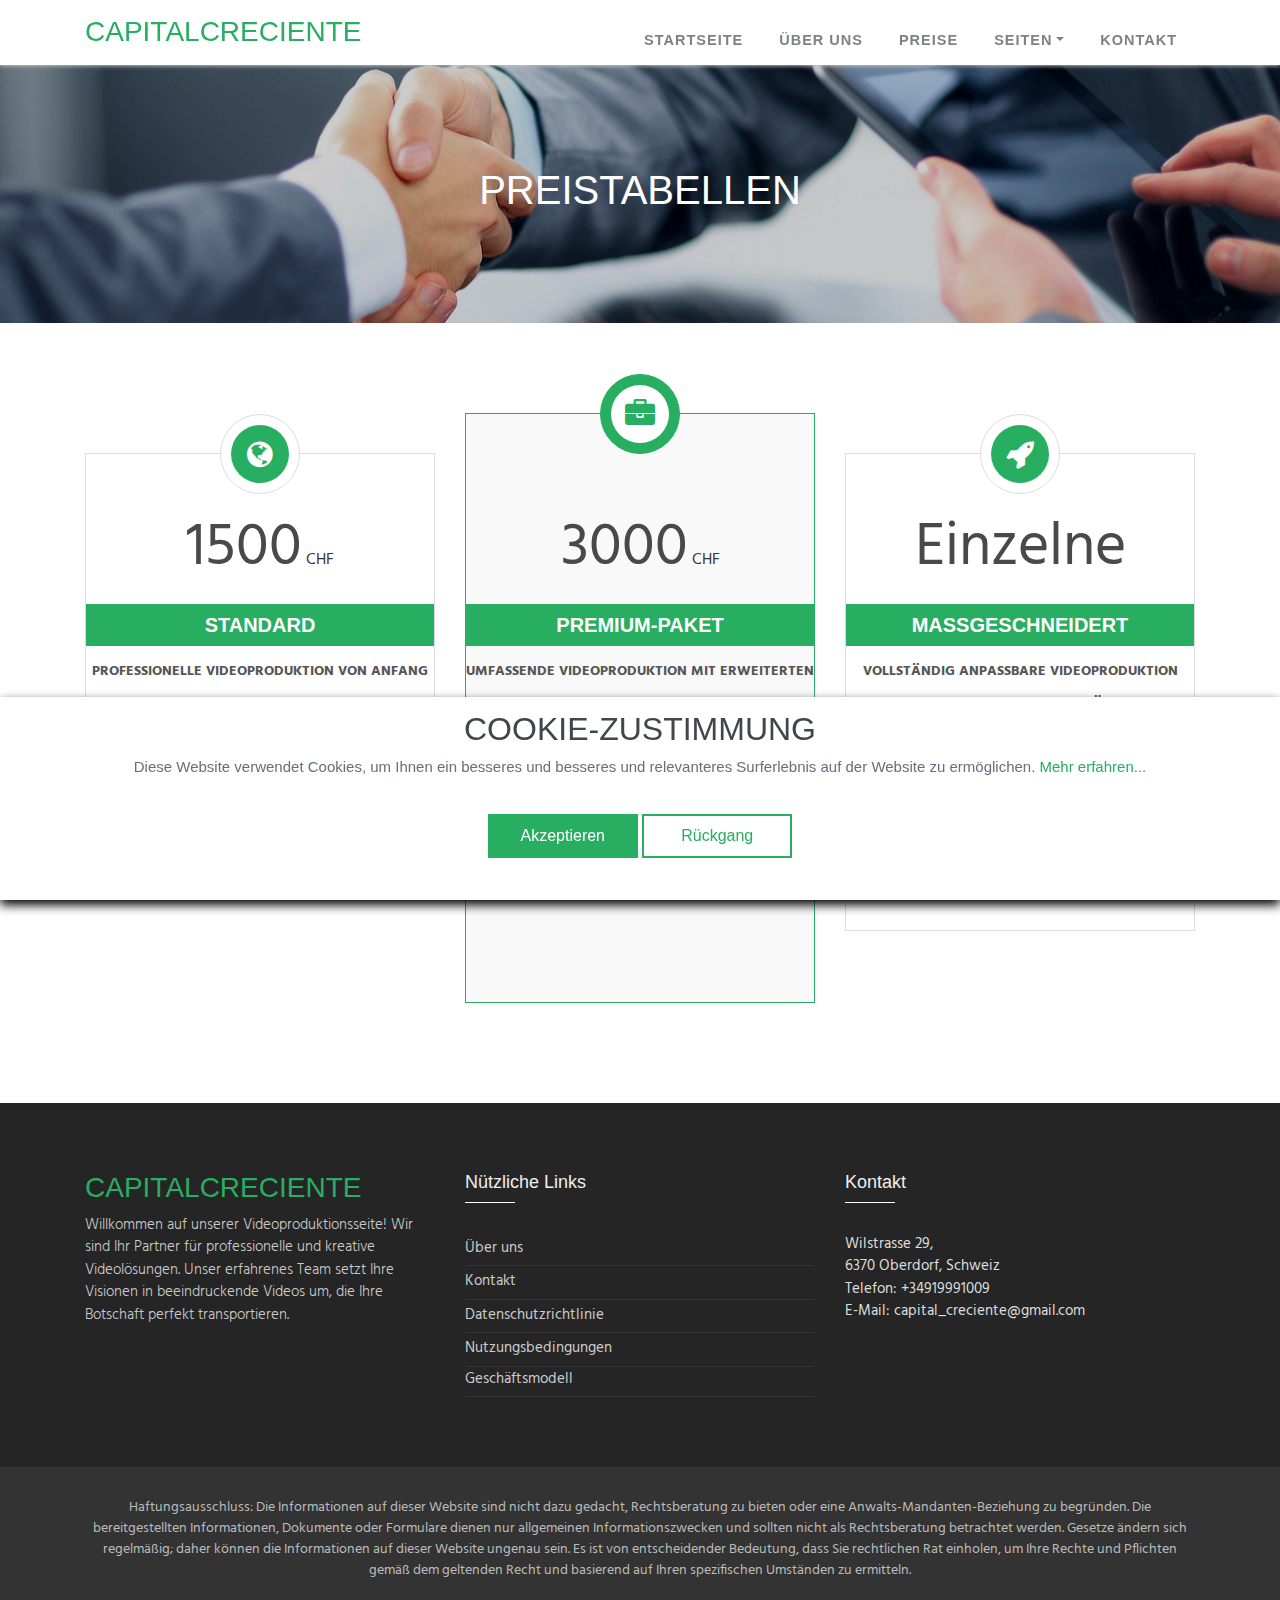
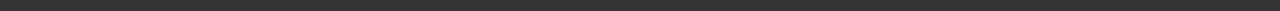
<file: pricing.html>
<!DOCTYPE html>
<html lang="en">
    <head>
        <meta charset="utf-8" />
        <meta
            name="viewport"
            content="width=device-width, initial-scale=1, shrink-to-fit=no"
        />
        <meta name="description" content="" />
        <meta name="author" content="" />

        <title>CapitalCreciente</title>
        <link rel="shortcut icon" href="img/favicon.ico" />

        <!-- Global Stylesheets -->
        <link
            href="https://fonts.googleapis.com/css?family=Roboto+Condensed:300,300i,400,400i,700,700i"
            rel="stylesheet"
        />
        <link href="css/bootstrap/bootstrap.min.css" rel="stylesheet" />
        <link
            rel="stylesheet"
            href="font-awesome-4.7.0/css/font-awesome.min.css"
        />
        <link rel="stylesheet" href="css/animate/animate.min.css" />
        <link rel="stylesheet" href="css/owl-carousel/owl.carousel.min.css" />
        <link
            rel="stylesheet"
            href="css/owl-carousel/owl.theme.default.min.css"
        />
        <link rel="stylesheet" href="css/style.css" />
        <link rel="stylesheet" href="css/pricing.css" />
    </head>

    <body id="page-top">
        <!--====================================================
                         HEADER
======================================================-->

        <header>
            <!-- Navbar -->
            <nav
                class="navbar navbar-expand-lg navbar-light"
                id="mainNav"
                data-toggle="affix"
            >
                <div class="container">
                    <a class="navbar-brand smooth-scroll" href="index.html">
                        <h3 style="margin-bottom: 0px; color: #27ae60">
                            CapitalCreciente
                        </h3>
                    </a>
                    <button
                        class="navbar-toggler navbar-toggler-right"
                        type="button"
                        data-toggle="collapse"
                        data-target="#navbarResponsive"
                        aria-controls="navbarResponsive"
                        aria-expanded="false"
                        aria-label="Navigation umschalten"
                    >
                        <span class="navbar-toggler-icon"></span>
                    </button>
                    <div class="collapse navbar-collapse" id="navbarResponsive">
                        <ul class="navbar-nav ml-auto">
                            <li class="nav-item">
                                <a
                                    class="nav-link smooth-scroll"
                                    href="index.html"
                                    >Startseite</a
                                >
                            </li>
                            <li class="nav-item">
                                <a
                                    class="nav-link smooth-scroll"
                                    href="about.html"
                                    >Über uns</a
                                >
                            </li>

                            <li class="nav-item">
                                <a
                                    class="nav-link smooth-scroll"
                                    href="pricing.html"
                                    >Preise</a
                                >
                            </li>
                            <li class="nav-item dropdown">
                                <a
                                    class="nav-link dropdown-toggle smooth-scroll"
                                    href="#"
                                    id="navbarDropdownMenuLink"
                                    data-toggle="dropdown"
                                    aria-haspopup="true"
                                    aria-expanded="false"
                                    >Seiten</a
                                >
                                <div
                                    class="dropdown-menu dropdown-cust"
                                    aria-labelledby="navbarDropdownMenuLink"
                                >
                                    <a
                                        class="dropdown-item"
                                        target="_empty"
                                        href="work-on-clips.html"
                                        >Arbeit an Clips</a
                                    >
                                    <a
                                        class="dropdown-item"
                                        target="_empty"
                                        href="blog.html"
                                        >Arbeit mit Stars</a
                                    >
                                </div>
                            </li>
                            <li class="nav-item">
                                <a
                                    class="nav-link smooth-scroll"
                                    href="contact.html"
                                    >Kontakt</a
                                >
                            </li>
                        </ul>
                    </div>
                </div>
            </nav>
        </header>

        <!--====================================================
                       HOME-P
======================================================-->
        <div id="home-p" class="home-p pages-head1 text-center">
            <div class="container">
                <h1 class="wow fadeInUp" data-wow-delay="0.1s">
                    Preistabellen
                </h1>
            </div>
            <!--/end container-->
        </div>

        <!--====================================================
                      PRICING TABLES
======================================================-->
        <section id="price">
            <div class="container">
                <div class="row">
                    <div class="col-md-4 col-sm-6">
                        <div class="pricingTable">
                            <div class="pricing-icon">
                                <i class="fa fa-globe"></i>
                            </div>
                            <div class="price-Value">
                                <span class="currency"></span>
                                1500
                            </div>
                            <span>CHF</span>
                            <div class="pricingHeader">
                                <h3 class="title">Standard</h3>
                            </div>
                            <div class="pricing-content">
                                <ul>
                                    <li>
                                        Professionelle Videoproduktion von
                                        Anfang bis Ende
                                    </li>
                                    <li>
                                        Nutzung modernster Technologie und
                                        Ausrüstung
                                    </li>
                                    <li>
                                        Grundlegende Postproduktion inklusive
                                        Schnitt und Farbkorrektur
                                    </li>
                                </ul>
                            </div>
                        </div>
                    </div>
                    <div class="col-md-4 col-sm-6">
                        <div class="pricingTable active">
                            <div class="pricing-icon">
                                <i class="fa fa-briefcase"></i>
                            </div>
                            <div class="price-Value">
                                <span class="currency"></span> 3000
                            </div>
                            <span>CHF</span>
                            <div class="pricingHeader">
                                <h3 class="title">Premium-Paket</h3>
                            </div>
                            <div class="pricing-content">
                                <ul>
                                    <li>
                                        Umfassende Videoproduktion mit
                                        erweiterten Dienstleistungen
                                    </li>
                                    <li>
                                        Maßgeschneidertes Drehbuch und
                                        Storyboard
                                    </li>
                                    <li>
                                        Erweiterte Postproduktion mit speziellen
                                        Effekten und Sounddesign
                                    </li>
                                    <li>
                                        Professionelle Schauspieler und Sprecher
                                        verfügbar
                                    </li>
                                </ul>
                            </div>
                        </div>
                    </div>
                    <div class="col-md-4 col-sm-6">
                        <div class="pricingTable">
                            <div class="pricing-icon">
                                <i class="fa fa-rocket"></i>
                            </div>
                            <div class="price-Value">
                                <span class="currency"></span>Einzelne
                            </div>
                            <div class="pricingHeader">
                                <h3 class="title">Maßgeschneidert</h3>
                            </div>
                            <div class="pricing-content">
                                <ul>
                                    <li>
                                        Vollständig anpassbare Videoproduktion
                                        nach spezifischen Kundenwünschen
                                    </li>
                                    <li>
                                        Einbindung zusätzlicher Dienstleistungen
                                        wie 360-Grad-Videografie, Virtual
                                        Reality oder Motion Graphics
                                    </li>
                                    <li>
                                        Exklusive Beratung und Unterstützung
                                        durch dedizierten Projektmanager
                                    </li>
                                </ul>
                            </div>
                        </div>
                    </div>
                </div>
            </div>
        </section>

        <!--====================================================
                      FOOTER
======================================================-->
        <footer>
            <div id="footer-s1" class="footer-s1">
                <div class="footer">
                    <div class="container">
                        <div class="row">
                            <!-- Über uns -->
                            <div class="col-md-4 col-sm-6">
                                <h3 style="margin-bottom: 0px; color: #27ae60">
                                    CapitalCreciente
                                </h3>
                                <ul class="list-unstyled comp-desc-f">
                                    <li>
                                        <p>
                                            Willkommen auf unserer
                                            Videoproduktionsseite! Wir sind Ihr
                                            Partner für professionelle und
                                            kreative Videolösungen. Unser
                                            erfahrenes Team setzt Ihre Visionen
                                            in beeindruckende Videos um, die
                                            Ihre Botschaft perfekt
                                            transportieren.
                                        </p>
                                    </li>
                                </ul>
                                <br />
                            </div>
                            <!-- Ende Über uns -->

                            <!-- Nützliche Links -->
                            <div class="col-md-4 col-sm-6">
                                <div class="heading-footer">
                                    <h2>Nützliche Links</h2>
                                </div>
                                <ul class="list-unstyled link-list">
                                    <li>
                                        <a href="about.html">Über uns</a
                                        ><i class="fa fa-angle-right"></i>
                                    </li>
                                    <li>
                                        <a href="contact.html">Kontakt</a
                                        ><i class="fa fa-angle-right"></i>
                                    </li>
                                    <li>
                                        <a href="privacy-policy.html"
                                            >Datenschutzrichtlinie</a
                                        ><i class="fa fa-angle-right"></i>
                                    </li>
                                    <li>
                                        <a href="terms-of-use.html"
                                            >Nutzungsbedingungen</a
                                        ><i class="fa fa-angle-right"></i>
                                    </li>
                                    <li>
                                        <a href="bussines-model.html"
                                            >Geschäftsmodell</a
                                        ><i class="fa fa-angle-right"></i>
                                    </li>
                                </ul>
                            </div>
                            <!-- Ende Nützliche Links -->

                            <!-- Kontakt -->
                            <div class="col-md-4 col-sm-6">
                                <div class="heading-footer">
                                    <h2>Kontakt</h2>
                                </div>
                                <address class="address-details-f">
                                    Wilstrasse 29, <br />
                                    6370 Oberdorf, Schweiz <br />
                                    Telefon: +34919991009 <br />
                                    E-Mail:
                                    <a
                                        href="mailto:laut_basel@gmail.com"
                                        class=""
                                        >capital_creciente@gmail.com</a
                                    >
                                </address>
                            </div>
                            <!-- Ende Kontakt -->
                        </div>
                    </div>
                    <!--/container -->
                </div>
            </div>

            <div id="footer-bottom">
                <div class="container">
                    <div class="row">
                        <div class="col-md-12">
                            <div id="footer-copyrights">
                                <p>
                                    Haftungsausschluss: Die Informationen auf
                                    dieser Website sind nicht dazu gedacht,
                                    Rechtsberatung zu bieten oder eine
                                    Anwalts-Mandanten-Beziehung zu begründen.
                                    Die bereitgestellten Informationen,
                                    Dokumente oder Formulare dienen nur
                                    allgemeinen Informationszwecken und sollten
                                    nicht als Rechtsberatung betrachtet werden.
                                    Gesetze ändern sich regelmäßig; daher können
                                    die Informationen auf dieser Website ungenau
                                    sein. Es ist von entscheidender Bedeutung,
                                    dass Sie rechtlichen Rat einholen, um Ihre
                                    Rechte und Pflichten gemäß dem geltenden
                                    Recht und basierend auf Ihren spezifischen
                                    Umständen zu ermitteln.
                                </p>
                            </div>
                        </div>
                    </div>
                </div>
            </div>
            <a
                href="#home"
                id="back-to-top"
                class="btn btn-sm btn-green btn-back-to-top smooth-scrolls hidden-sm hidden-xs"
                title="home"
                role="button"
            >
                <i class="fa fa-angle-up"></i>
            </a>
        </footer>

        <!-- Cookie banner -->
        <div class="cookie-wrapper show">
            <div>
                <i class="bx bx-cookie"></i>
                <h2 style="text-align: center">Cookie-Zustimmung</h2>
            </div>

            <div class="data">
                <p>
                    Diese Website verwendet Cookies, um Ihnen ein besseres und
                    besseres und relevanteres Surferlebnis auf der Website zu
                    ermöglichen.
                    <a href="#">Mehr erfahren...</a>
                </p>
            </div>

            <div class="buttons">
                <button class="cookie-button" id="acceptBtn">
                    Akzeptieren
                </button>
                <button class="cookie-button" id="declineBtn">Rückgang</button>
            </div>
        </div>
        <!-- End Cookie banner -->

        <!--Global JavaScript -->
        <script src="js/jquery/jquery.min.js"></script>
        <script src="js/popper/popper.min.js"></script>
        <script src="js/bootstrap/bootstrap.min.js"></script>
        <script src="js/wow/wow.min.js"></script>
        <script src="js/owl-carousel/owl.carousel.min.js"></script>

        <!-- Plugin JavaScript -->
        <script src="js/jquery-easing/jquery.easing.min.js"></script>
        <script src="js/custom.js"></script>
        <script src="js/cookiebanner.js"></script>
    </body>
</html>
</file>
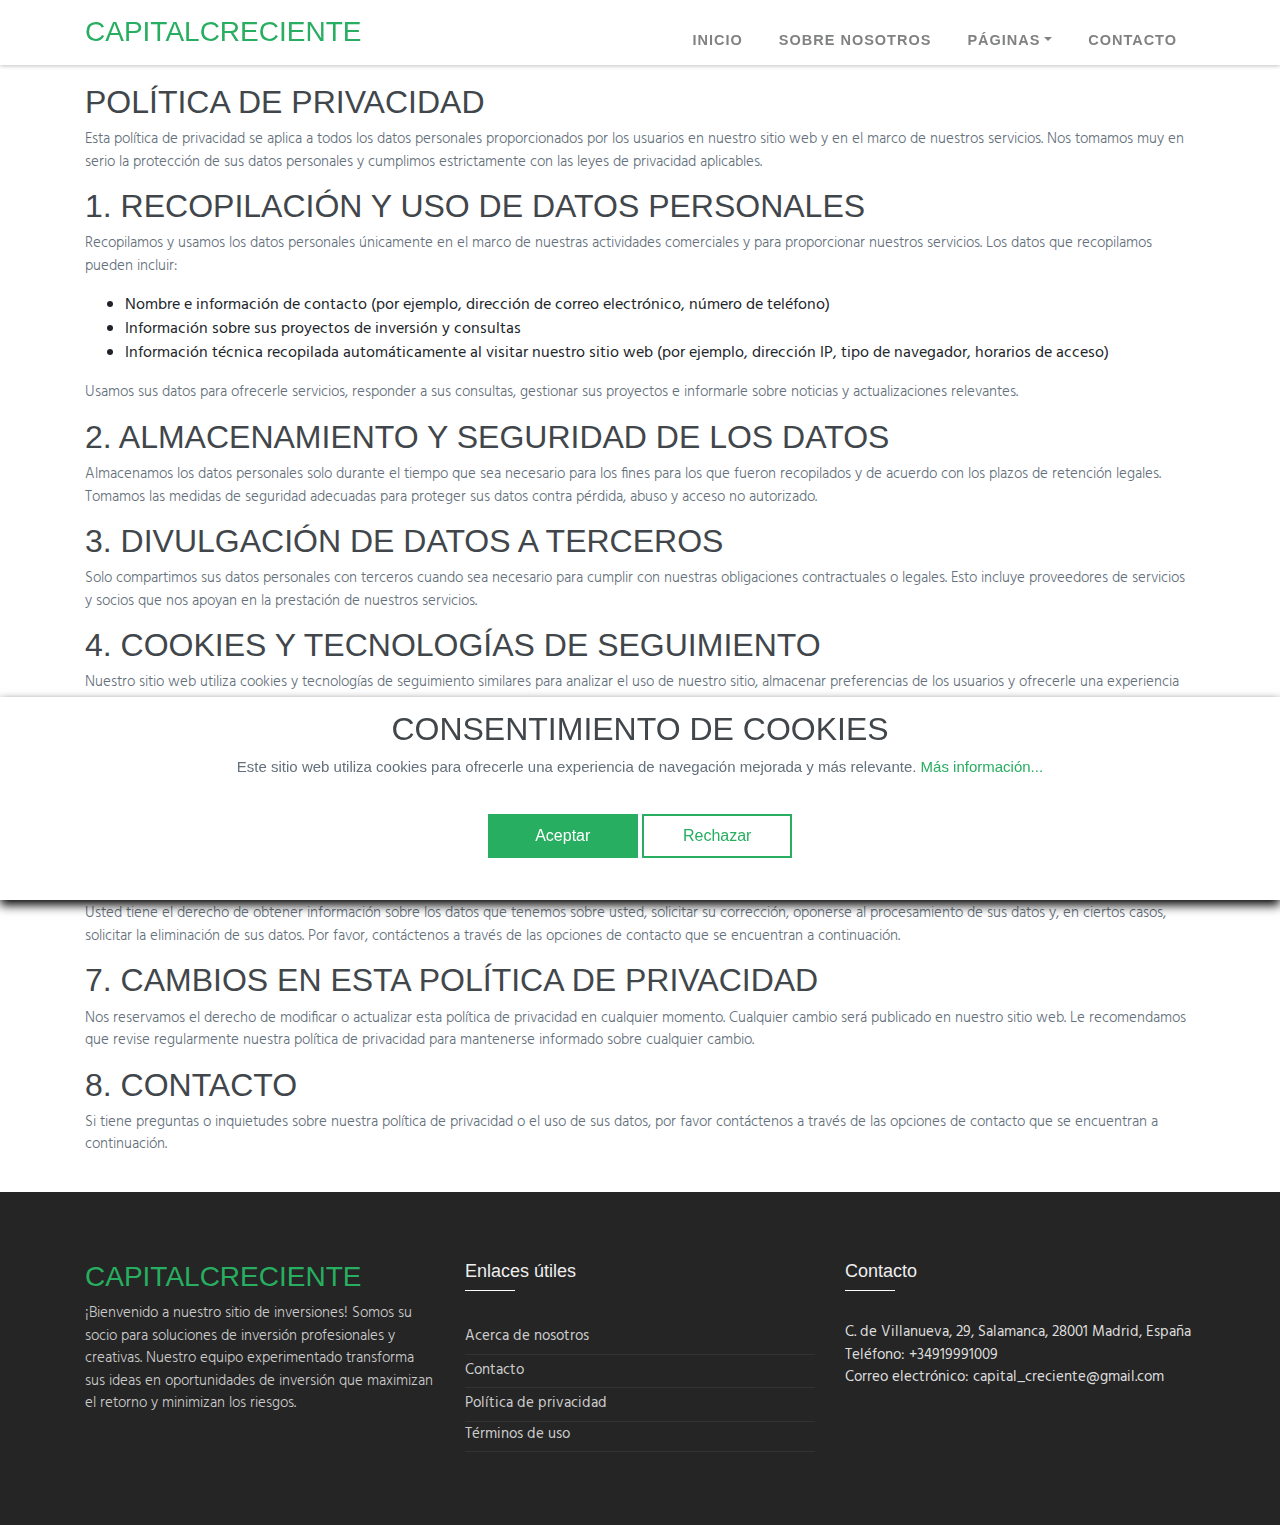
<file: privacy-policy.html>
<!DOCTYPE html>
<html lang="en">
    <head>
        <meta charset="utf-8" />
        <meta
            name="viewport"
            content="width=device-width, initial-scale=1, shrink-to-fit=no"
        />
        <meta name="description" content="" />
        <meta name="author" content="" />

        <title>CapitalCreciente</title>
        <link rel="shortcut icon" href="img/favicon.ico" />

        <!-- Global Stylesheets -->
        <link
            href="https://fonts.googleapis.com/css?family=Roboto+Condensed:300,300i,400,400i,700,700i"
            rel="stylesheet"
        />
        <link href="css/bootstrap/bootstrap.min.css" rel="stylesheet" />
        <link
            rel="stylesheet"
            href="font-awesome-4.7.0/css/font-awesome.min.css"
        />
        <link rel="stylesheet" href="css/animate/animate.min.css" />
        <link rel="stylesheet" href="css/owl-carousel/owl.carousel.min.css" />
        <link
            rel="stylesheet"
            href="css/owl-carousel/owl.theme.default.min.css"
        />
        <link rel="stylesheet" href="css/style.css" />
    </head>

    <body id="page-top">
        <!--====================================================
                         HEADER
======================================================-->

        <header>
            <!-- Navbar -->
            <nav
                class="navbar navbar-expand-lg navbar-light"
                id="mainNav"
                data-toggle="affix"
            >
                <div class="container">
                    <a class="navbar-brand smooth-scroll" href="index.html">
                        <h3 style="margin-bottom: 0px; color: #27ae60">
                            CapitalCreciente
                        </h3>
                    </a>
                    <button
                        class="navbar-toggler navbar-toggler-right"
                        type="button"
                        data-toggle="collapse"
                        data-target="#navbarResponsive"
                        aria-controls="navbarResponsive"
                        aria-expanded="false"
                        aria-label="Alternar navegación"
                    >
                        <span class="navbar-toggler-icon"></span>
                    </button>
                    <div class="collapse navbar-collapse" id="navbarResponsive">
                        <ul class="navbar-nav ml-auto">
                            <li class="nav-item">
                                <a
                                    class="nav-link smooth-scroll"
                                    href="index.html"
                                    >Inicio</a
                                >
                            </li>
                            <li class="nav-item">
                                <a
                                    class="nav-link smooth-scroll"
                                    href="about.html"
                                    >Sobre nosotros</a
                                >
                            </li>

                            <li class="nav-item dropdown">
                                <a
                                    class="nav-link dropdown-toggle smooth-scroll"
                                    href="#"
                                    id="navbarDropdownMenuLink"
                                    data-toggle="dropdown"
                                    aria-haspopup="true"
                                    aria-expanded="false"
                                    >Páginas</a
                                >
                                <div
                                    class="dropdown-menu dropdown-cust"
                                    aria-labelledby="navbarDropdownMenuLink"
                                >
                                    <a
                                        class="dropdown-item"
                                        target="_empty"
                                        href="services.html"
                                        >Servicio de Inversiones</a
                                    >
                                    <a
                                        class="dropdown-item"
                                        target="_empty"
                                        href="blog.html"
                                        >Blog de Inversiones</a
                                    >
                                </div>
                            </li>
                            <li class="nav-item">
                                <a
                                    class="nav-link smooth-scroll"
                                    href="contact.html"
                                    >Contacto</a
                                >
                            </li>
                        </ul>
                    </div>
                </div>
            </nav>
        </header>
        <main>
            <article
                class="container additional-wrapper"
                style="margin-top: 0px"
            >
                <div class="page__content" style="padding: 20px 0px">
                    <h1 style="font-size: 2rem">Política de Privacidad</h1>

                    <p>
                        Esta política de privacidad se aplica a todos los datos
                        personales proporcionados por los usuarios en nuestro
                        sitio web y en el marco de nuestros servicios. Nos
                        tomamos muy en serio la protección de sus datos
                        personales y cumplimos estrictamente con las leyes de
                        privacidad aplicables.
                    </p>

                    <h2>1. Recopilación y uso de datos personales</h2>

                    <p>
                        Recopilamos y usamos los datos personales únicamente en
                        el marco de nuestras actividades comerciales y para
                        proporcionar nuestros servicios. Los datos que
                        recopilamos pueden incluir:
                    </p>
                    <ul>
                        <li>
                            Nombre e información de contacto (por ejemplo,
                            dirección de correo electrónico, número de teléfono)
                        </li>
                        <li>
                            Información sobre sus proyectos de inversión y
                            consultas
                        </li>
                        <li>
                            Información técnica recopilada automáticamente al
                            visitar nuestro sitio web (por ejemplo, dirección
                            IP, tipo de navegador, horarios de acceso)
                        </li>
                    </ul>
                    <p>
                        Usamos sus datos para ofrecerle servicios, responder a
                        sus consultas, gestionar sus proyectos e informarle
                        sobre noticias y actualizaciones relevantes.
                    </p>

                    <h2>2. Almacenamiento y seguridad de los datos</h2>

                    <p>
                        Almacenamos los datos personales solo durante el tiempo
                        que sea necesario para los fines para los que fueron
                        recopilados y de acuerdo con los plazos de retención
                        legales. Tomamos las medidas de seguridad adecuadas para
                        proteger sus datos contra pérdida, abuso y acceso no
                        autorizado.
                    </p>

                    <h2>3. Divulgación de datos a terceros</h2>

                    <p>
                        Solo compartimos sus datos personales con terceros
                        cuando sea necesario para cumplir con nuestras
                        obligaciones contractuales o legales. Esto incluye
                        proveedores de servicios y socios que nos apoyan en la
                        prestación de nuestros servicios.
                    </p>

                    <h2>4. Cookies y tecnologías de seguimiento</h2>

                    <p>
                        Nuestro sitio web utiliza cookies y tecnologías de
                        seguimiento similares para analizar el uso de nuestro
                        sitio, almacenar preferencias de los usuarios y
                        ofrecerle una experiencia personalizada. Puede gestionar
                        el uso de cookies en la configuración de su navegador.
                    </p>

                    <h2>5. Uso de Google Ads</h2>

                    <p>
                        Utilizamos Google Ads para promocionar nuestros
                        servicios. Google Ads utiliza cookies para mostrar
                        anuncios personalizados basados en su visita a nuestro
                        sitio web y otros sitios en internet. Estas cookies
                        recogen información sobre sus actividades en línea,
                        incluyendo su dirección IP, identificadores de
                        dispositivos, tipo de navegador, idioma del navegador,
                        páginas visitadas y la hora de las visitas.
                    </p>

                    <h2>6. Sus derechos</h2>

                    <p>
                        Usted tiene el derecho de obtener información sobre los
                        datos que tenemos sobre usted, solicitar su corrección,
                        oponerse al procesamiento de sus datos y, en ciertos
                        casos, solicitar la eliminación de sus datos. Por favor,
                        contáctenos a través de las opciones de contacto que se
                        encuentran a continuación.
                    </p>

                    <h2>7. Cambios en esta política de privacidad</h2>

                    <p>
                        Nos reservamos el derecho de modificar o actualizar esta
                        política de privacidad en cualquier momento. Cualquier
                        cambio será publicado en nuestro sitio web. Le
                        recomendamos que revise regularmente nuestra política de
                        privacidad para mantenerse informado sobre cualquier
                        cambio.
                    </p>

                    <h2>8. Contacto</h2>

                    <p>
                        Si tiene preguntas o inquietudes sobre nuestra política
                        de privacidad o el uso de sus datos, por favor
                        contáctenos a través de las opciones de contacto que se
                        encuentran a continuación.
                    </p>
                </div>
            </article>
        </main>

        <!--====================================================
                      FOOTER
======================================================-->
        <footer>
            <div id="footer-s1" class="footer-s1">
                <div class="footer">
                    <div class="container">
                        <div class="row">
                            <!-- Acerca de nosotros -->
                            <div class="col-md-4 col-sm-6">
                                <h3 style="margin-bottom: 0px; color: #27ae60">
                                    CapitalCreciente
                                </h3>
                                <ul class="list-unstyled comp-desc-f">
                                    <li>
                                        <p>
                                            ¡Bienvenido a nuestro sitio de
                                            inversiones! Somos su socio para
                                            soluciones de inversión
                                            profesionales y creativas. Nuestro
                                            equipo experimentado transforma sus
                                            ideas en oportunidades de inversión
                                            que maximizan el retorno y minimizan
                                            los riesgos.
                                        </p>
                                    </li>
                                </ul>
                                <br />
                            </div>
                            <!-- Fin Acerca de nosotros -->

                            <!-- Enlaces útiles -->
                            <div class="col-md-4 col-sm-6">
                                <div class="heading-footer">
                                    <h2>Enlaces útiles</h2>
                                </div>
                                <ul class="list-unstyled link-list">
                                    <li>
                                        <a href="about.html"
                                            >Acerca de nosotros</a
                                        ><i class="fa fa-angle-right"></i>
                                    </li>
                                    <li>
                                        <a href="contact.html">Contacto</a
                                        ><i class="fa fa-angle-right"></i>
                                    </li>
                                    <li>
                                        <a href="privacy-policy.html"
                                            >Política de privacidad</a
                                        ><i class="fa fa-angle-right"></i>
                                    </li>
                                    <li>
                                        <a href="terms-of-use.html"
                                            >Términos de uso</a
                                        ><i class="fa fa-angle-right"></i>
                                    </li>
                                </ul>
                            </div>
                            <!-- Fin Enlaces útiles -->

                            <!-- Contacto -->
                            <div class="col-md-4 col-sm-6">
                                <div class="heading-footer">
                                    <h2>Contacto</h2>
                                </div>
                                <address class="address-details-f">
                                    C. de Villanueva, 29, Salamanca, 28001
                                    Madrid, España <br />
                                    Teléfono: +34919991009 <br />
                                    Correo electrónico:
                                    <a
                                        href="mailto:laut_basel@gmail.com"
                                        class=""
                                        >capital_creciente@gmail.com</a
                                    >
                                </address>
                            </div>
                            <!-- Fin Contacto -->
                        </div>
                    </div>
                    <!--/container -->
                </div>
            </div>

            <a
                href="#home"
                id="back-to-top"
                class="btn btn-sm btn-green btn-back-to-top smooth-scrolls hidden-sm hidden-xs"
                title="home"
                role="button"
            >
                <i class="fa fa-angle-up"></i>
            </a>
        </footer>

        <!-- Cookie banner -->
        <div class="cookie-wrapper show">
            <div>
                <i class="bx bx-cookie"></i>
                <h2 style="text-align: center">Consentimiento de cookies</h2>
            </div>

            <div class="data">
                <p>
                    Este sitio web utiliza cookies para ofrecerle una
                    experiencia de navegación mejorada y más relevante.
                    <a href="privacy-policy.html">Más información...</a>
                </p>
            </div>

            <div class="buttons">
                <button class="cookie-button" id="acceptBtn">Aceptar</button>
                <button class="cookie-button" id="declineBtn">Rechazar</button>
            </div>
        </div>
        <!-- End Cookie banner -->

        <!--Global JavaScript -->
        <script src="https://code.jquery.com/jquery-3.6.0.min.js"></script>
        <script src="js/popper/popper.min.js"></script>
        <script src="js/bootstrap/bootstrap.min.js"></script>
        <script src="js/wow/wow.min.js"></script>
        <script src="js/owl-carousel/owl.carousel.min.js"></script>

        <!-- Plugin JavaScript -->
        <script src="js/jquery-easing/jquery.easing.min.js"></script>
        <script src="js/custom.js"></script>
        <script src="js/cookiebanner.js"></script>
    </body>
</html>
</file>
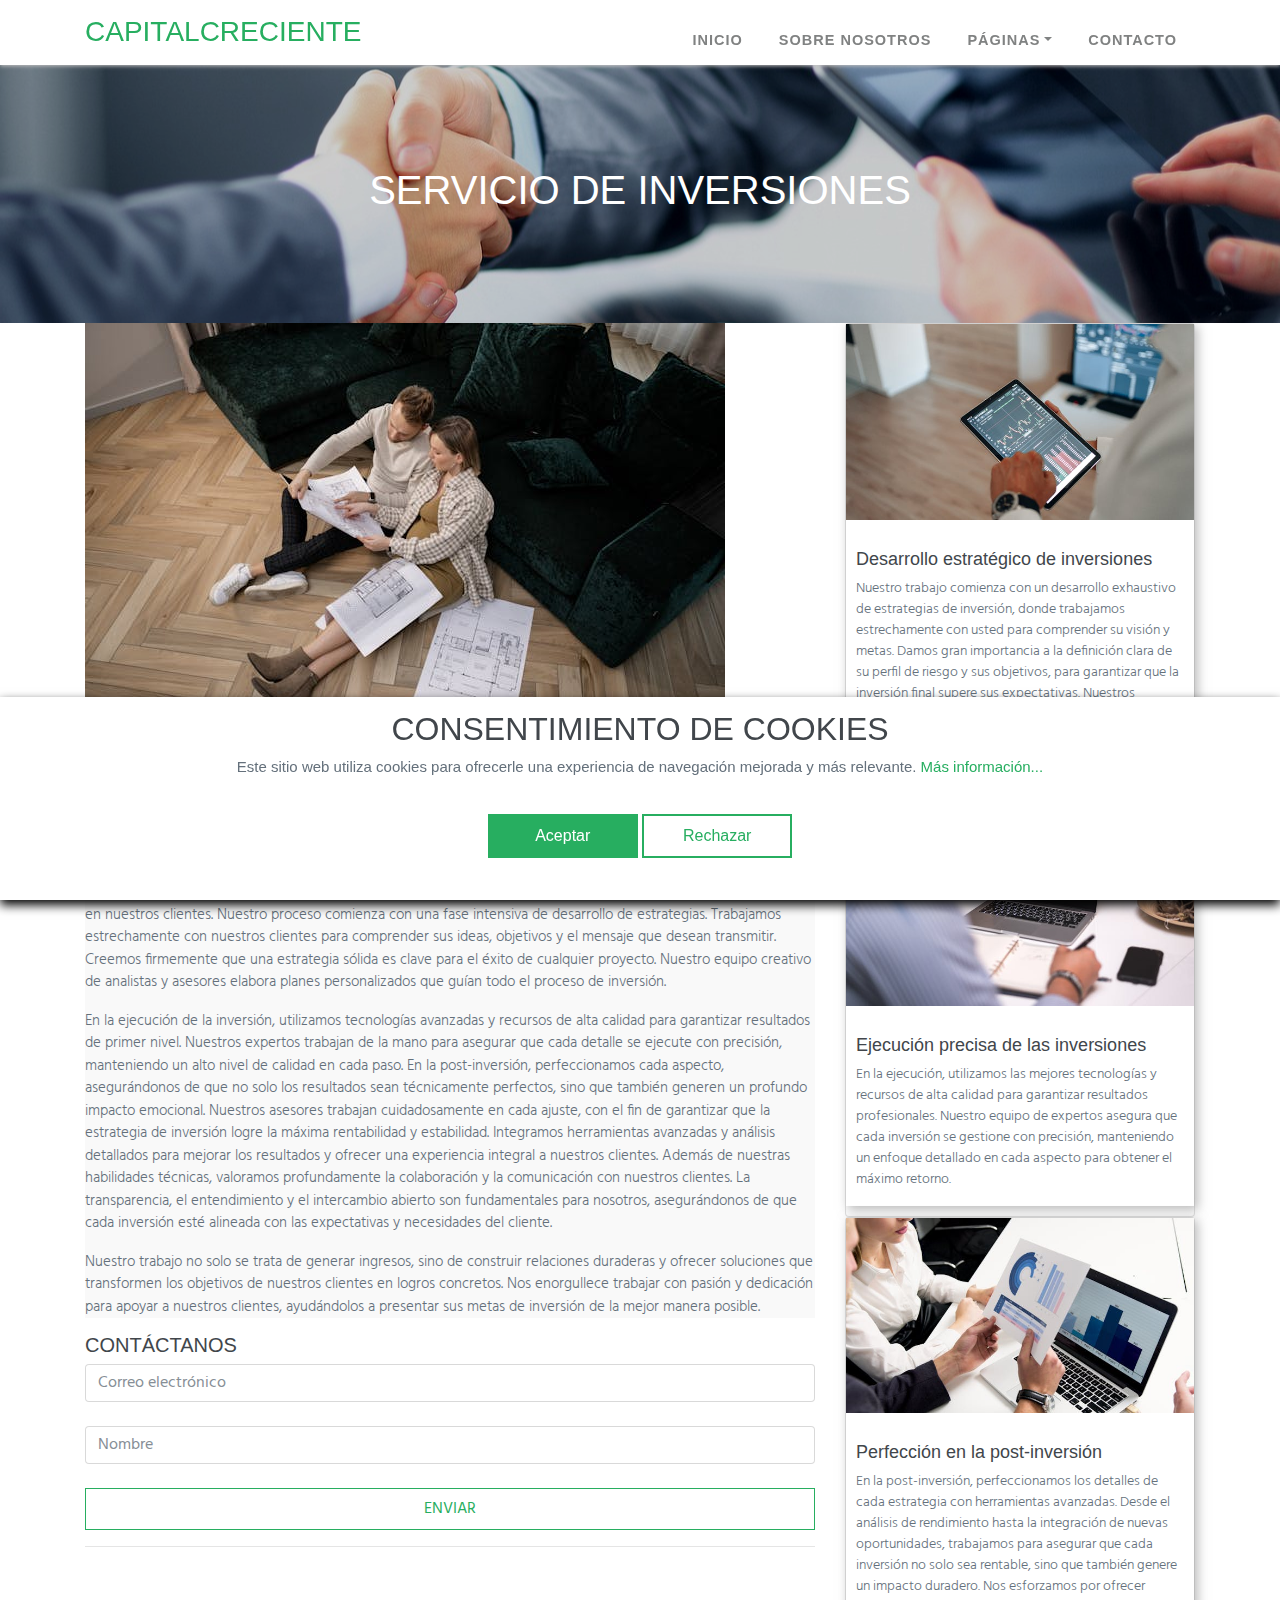
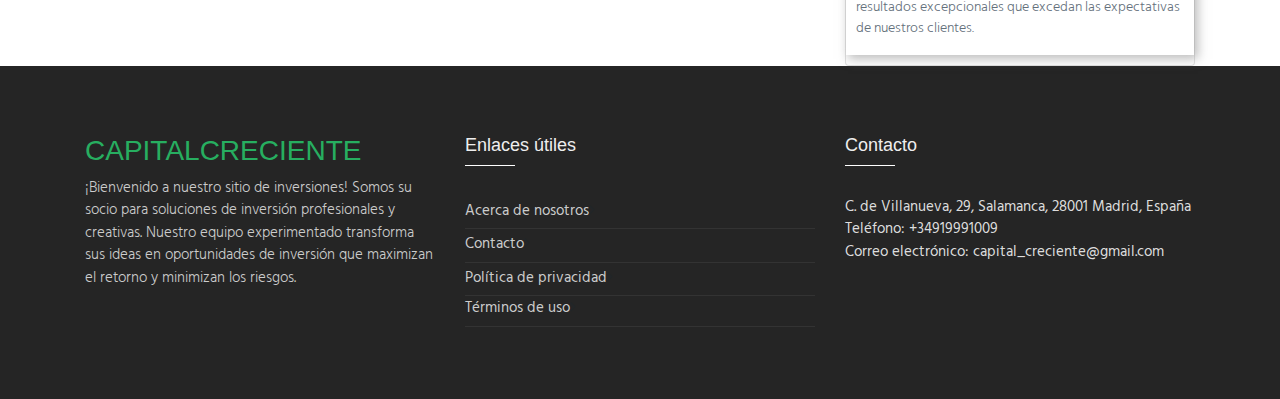
<file: services.html>
<!DOCTYPE html>
<html lang="en">
    <head>
        <meta charset="utf-8" />
        <meta
            name="viewport"
            content="width=device-width, initial-scale=1, shrink-to-fit=no"
        />
        <meta name="description" content="" />
        <meta name="author" content="" />

        <title>CapitalCreciente</title>
        <link rel="shortcut icon" href="img/favicon.ico" />

        <!-- Global Stylesheets -->
        <link
            href="https://fonts.googleapis.com/css?family=Roboto+Condensed:300,300i,400,400i,700,700i"
            rel="stylesheet"
        />
        <link href="css/bootstrap/bootstrap.min.css" rel="stylesheet" />
        <link
            rel="stylesheet"
            href="font-awesome-4.7.0/css/font-awesome.min.css"
        />
        <link rel="stylesheet" href="css/animate/animate.min.css" />
        <link rel="stylesheet" href="css/owl-carousel/owl.carousel.min.css" />
        <link
            rel="stylesheet"
            href="css/owl-carousel/owl.theme.default.min.css"
        />
        <link rel="stylesheet" href="css/style.css" />
    </head>

    <body id="page-top">
        <!--====================================================
                         HEADER
======================================================-->

        <header>
            <!-- Navbar -->
            <nav
                class="navbar navbar-expand-lg navbar-light"
                id="mainNav"
                data-toggle="affix"
            >
                <div class="container">
                    <a class="navbar-brand smooth-scroll" href="index.html">
                        <h3 style="margin-bottom: 0px; color: #27ae60">
                            CapitalCreciente
                        </h3>
                    </a>
                    <button
                        class="navbar-toggler navbar-toggler-right"
                        type="button"
                        data-toggle="collapse"
                        data-target="#navbarResponsive"
                        aria-controls="navbarResponsive"
                        aria-expanded="false"
                        aria-label="Alternar navegación"
                    >
                        <span class="navbar-toggler-icon"></span>
                    </button>
                    <div class="collapse navbar-collapse" id="navbarResponsive">
                        <ul class="navbar-nav ml-auto">
                            <li class="nav-item">
                                <a
                                    class="nav-link smooth-scroll"
                                    href="index.html"
                                    >Inicio</a
                                >
                            </li>
                            <li class="nav-item">
                                <a
                                    class="nav-link smooth-scroll"
                                    href="about.html"
                                    >Sobre nosotros</a
                                >
                            </li>

                            <li class="nav-item dropdown">
                                <a
                                    class="nav-link dropdown-toggle smooth-scroll"
                                    href="#"
                                    id="navbarDropdownMenuLink"
                                    data-toggle="dropdown"
                                    aria-haspopup="true"
                                    aria-expanded="false"
                                    >Páginas</a
                                >
                                <div
                                    class="dropdown-menu dropdown-cust"
                                    aria-labelledby="navbarDropdownMenuLink"
                                >
                                    <a
                                        class="dropdown-item"
                                        target="_empty"
                                        href="services.html"
                                        >Servicio de Inversiones</a
                                    >
                                    <a
                                        class="dropdown-item"
                                        target="_empty"
                                        href="blog.html"
                                        >Blog de Inversiones</a
                                    >
                                </div>
                            </li>
                            <li class="nav-item">
                                <a
                                    class="nav-link smooth-scroll"
                                    href="contact.html"
                                    >Contacto</a
                                >
                            </li>
                        </ul>
                    </div>
                </div>
            </nav>
        </header>
        <!--====================================================
                       HOME-P
======================================================-->
        <div id="home-p" class="home-p pages-head1 text-center">
            <div class="container">
                <h1 class="wow fadeInUp" data-wow-delay="0.1s">
                    Servicio de Inversiones
                </h1>
            </div>
            <!--/end container-->
        </div>

        <!--====================================================
                      NEWS DETAILS
======================================================-->
        <section id="single-news-p1" class="single-news-p1">
            <div class="container">
                <div class="row">
                    <!-- left news details -->
                    <div class="col-md-8">
                        <div class="single-news-p1-cont">
                            <div class="single-news-img">
                                <img
                                    src="img/news/song-prod-1.jpg"
                                    alt=""
                                    class="img-fluid"
                                />
                            </div>
                            <div class="single-news-desc">
                                <h3>Excelencia creativa en las inversiones</h3>
                                <hr />
                                <div class="bg-light-gray">
                                    <p>
                                        Nuestra firma de inversión es más que un
                                        proveedor de servicios: somos sus socios
                                        creativos en el mundo financiero. Con
                                        una profunda pasión por las inversiones
                                        y un enfoque claro en la calidad e
                                        innovación, trabajamos para hacer de
                                        cada oportunidad de inversión una
                                        experiencia única y exitosa. Nuestro
                                        enfoque combina experiencia técnica con
                                        visión estratégica, creando inversiones
                                        que no solo sean rentables, sino que
                                        también generen un impacto emocional en
                                        nuestros clientes. Nuestro proceso
                                        comienza con una fase intensiva de
                                        desarrollo de estrategias. Trabajamos
                                        estrechamente con nuestros clientes para
                                        comprender sus ideas, objetivos y el
                                        mensaje que desean transmitir. Creemos
                                        firmemente que una estrategia sólida es
                                        clave para el éxito de cualquier
                                        proyecto. Nuestro equipo creativo de
                                        analistas y asesores elabora planes
                                        personalizados que guían todo el proceso
                                        de inversión.
                                    </p>
                                    <p>
                                        En la ejecución de la inversión,
                                        utilizamos tecnologías avanzadas y
                                        recursos de alta calidad para garantizar
                                        resultados de primer nivel. Nuestros
                                        expertos trabajan de la mano para
                                        asegurar que cada detalle se ejecute con
                                        precisión, manteniendo un alto nivel de
                                        calidad en cada paso. En la
                                        post-inversión, perfeccionamos cada
                                        aspecto, asegurándonos de que no solo
                                        los resultados sean técnicamente
                                        perfectos, sino que también generen un
                                        profundo impacto emocional. Nuestros
                                        asesores trabajan cuidadosamente en cada
                                        ajuste, con el fin de garantizar que la
                                        estrategia de inversión logre la máxima
                                        rentabilidad y estabilidad. Integramos
                                        herramientas avanzadas y análisis
                                        detallados para mejorar los resultados y
                                        ofrecer una experiencia integral a
                                        nuestros clientes. Además de nuestras
                                        habilidades técnicas, valoramos
                                        profundamente la colaboración y la
                                        comunicación con nuestros clientes. La
                                        transparencia, el entendimiento y el
                                        intercambio abierto son fundamentales
                                        para nosotros, asegurándonos de que cada
                                        inversión esté alineada con las
                                        expectativas y necesidades del cliente.
                                    </p>
                                    <p>
                                        Nuestro trabajo no solo se trata de
                                        generar ingresos, sino de construir
                                        relaciones duraderas y ofrecer
                                        soluciones que transformen los objetivos
                                        de nuestros clientes en logros
                                        concretos. Nos enorgullece trabajar con
                                        pasión y dedicación para apoyar a
                                        nuestros clientes, ayudándolos a
                                        presentar sus metas de inversión de la
                                        mejor manera posible.
                                    </p>
                                </div>
                                <div class="comment-box-sn">
                                    <h5>Contáctanos</h5>
                                    <input
                                        type="email"
                                        name="email"
                                        placeholder="Correo electrónico"
                                        class="form-control"
                                        id="email"
                                    />
                                    <div id="result" style="color: red"></div>
                                    <br />
                                    <input
                                        type="text"
                                        name="name"
                                        placeholder="Nombre"
                                        class="form-control"
                                    /><br />
                                    <button
                                        class="btn btn-general btn-green"
                                        style="width: 100%"
                                        role="button"
                                        id="submit"
                                        onclick="sendForm()"
                                    >
                                        Enviar
                                    </button>
                                </div>
                            </div>
                        </div>
                        <hr />
                    </div>

                    <!-- Right news details -->
                    <div class="col-md-4">
                        <div class="ad-box-sn">
                            <div class="card">
                                <div class="desc-comp-offer-cont">
                                    <div class="thumbnail-blogs">
                                        <div class="caption"></div>
                                        <img
                                            src="img/news/song-prod-2.jpg"
                                            class="img-fluid"
                                            alt="..."
                                        />
                                    </div>
                                    <h3>
                                        Desarrollo estratégico de inversiones
                                    </h3>
                                    <p class="desc">
                                        Nuestro trabajo comienza con un
                                        desarrollo exhaustivo de estrategias de
                                        inversión, donde trabajamos
                                        estrechamente con usted para comprender
                                        su visión y metas. Damos gran
                                        importancia a la definición clara de su
                                        perfil de riesgo y sus objetivos, para
                                        garantizar que la inversión final supere
                                        sus expectativas. Nuestros asesores
                                        crean planes personalizados que guían
                                        todo el proceso de inversión.
                                    </p>
                                </div>
                            </div>
                            <div class="card">
                                <div class="desc-comp-offer-cont">
                                    <div class="thumbnail-blogs">
                                        <div class="caption"></div>
                                        <img
                                            src="img/news/song-prod-3.jpg"
                                            class="img-fluid"
                                            alt="..."
                                        />
                                    </div>
                                    <h3>
                                        Ejecución precisa de las inversiones
                                    </h3>
                                    <p class="desc">
                                        En la ejecución, utilizamos las mejores
                                        tecnologías y recursos de alta calidad
                                        para garantizar resultados
                                        profesionales. Nuestro equipo de
                                        expertos asegura que cada inversión se
                                        gestione con precisión, manteniendo un
                                        enfoque detallado en cada aspecto para
                                        obtener el máximo retorno.
                                    </p>
                                </div>
                            </div>
                            <div class="card">
                                <div class="desc-comp-offer-cont">
                                    <div class="thumbnail-blogs">
                                        <div class="caption"></div>
                                        <img
                                            src="img/news/song-prod-4.jpg"
                                            class="img-fluid"
                                            alt="..."
                                        />
                                    </div>
                                    <h3>Perfección en la post-inversión</h3>
                                    <p class="desc">
                                        En la post-inversión, perfeccionamos los
                                        detalles de cada estrategia con
                                        herramientas avanzadas. Desde el
                                        análisis de rendimiento hasta la
                                        integración de nuevas oportunidades,
                                        trabajamos para asegurar que cada
                                        inversión no solo sea rentable, sino que
                                        también genere un impacto duradero. Nos
                                        esforzamos por ofrecer resultados
                                        excepcionales que excedan las
                                        expectativas de nuestros clientes.
                                    </p>
                                </div>
                            </div>
                        </div>
                    </div>
                </div>
            </div>
        </section>

        <!--====================================================
                      FOOTER
======================================================-->
        <footer>
            <div id="footer-s1" class="footer-s1">
                <div class="footer">
                    <div class="container">
                        <div class="row">
                            <!-- Acerca de nosotros -->
                            <div class="col-md-4 col-sm-6">
                                <h3 style="margin-bottom: 0px; color: #27ae60">
                                    CapitalCreciente
                                </h3>
                                <ul class="list-unstyled comp-desc-f">
                                    <li>
                                        <p>
                                            ¡Bienvenido a nuestro sitio de
                                            inversiones! Somos su socio para
                                            soluciones de inversión
                                            profesionales y creativas. Nuestro
                                            equipo experimentado transforma sus
                                            ideas en oportunidades de inversión
                                            que maximizan el retorno y minimizan
                                            los riesgos.
                                        </p>
                                    </li>
                                </ul>
                                <br />
                            </div>
                            <!-- Fin Acerca de nosotros -->

                            <!-- Enlaces útiles -->
                            <div class="col-md-4 col-sm-6">
                                <div class="heading-footer">
                                    <h2>Enlaces útiles</h2>
                                </div>
                                <ul class="list-unstyled link-list">
                                    <li>
                                        <a href="about.html"
                                            >Acerca de nosotros</a
                                        ><i class="fa fa-angle-right"></i>
                                    </li>
                                    <li>
                                        <a href="contact.html">Contacto</a
                                        ><i class="fa fa-angle-right"></i>
                                    </li>
                                    <li>
                                        <a href="privacy-policy.html"
                                            >Política de privacidad</a
                                        ><i class="fa fa-angle-right"></i>
                                    </li>
                                    <li>
                                        <a href="terms-of-use.html"
                                            >Términos de uso</a
                                        ><i class="fa fa-angle-right"></i>
                                    </li>
                                </ul>
                            </div>
                            <!-- Fin Enlaces útiles -->

                            <!-- Contacto -->
                            <div class="col-md-4 col-sm-6">
                                <div class="heading-footer">
                                    <h2>Contacto</h2>
                                </div>
                                <address class="address-details-f">
                                    C. de Villanueva, 29, Salamanca, 28001
                                    Madrid, España <br />
                                    Teléfono: +34919991009 <br />
                                    Correo electrónico:
                                    <a
                                        href="mailto:laut_basel@gmail.com"
                                        class=""
                                        >capital_creciente@gmail.com</a
                                    >
                                </address>
                            </div>
                            <!-- Fin Contacto -->
                        </div>
                    </div>
                    <!--/container -->
                </div>
            </div>

            <a
                href="#home"
                id="back-to-top"
                class="btn btn-sm btn-green btn-back-to-top smooth-scrolls hidden-sm hidden-xs"
                title="home"
                role="button"
            >
                <i class="fa fa-angle-up"></i>
            </a>
        </footer>

        <!-- Cookie banner -->
        <div class="cookie-wrapper show">
            <div>
                <i class="bx bx-cookie"></i>
                <h2 style="text-align: center">Consentimiento de cookies</h2>
            </div>

            <div class="data">
                <p>
                    Este sitio web utiliza cookies para ofrecerle una
                    experiencia de navegación mejorada y más relevante.
                    <a href="privacy-policy.html">Más información...</a>
                </p>
            </div>

            <div class="buttons">
                <button class="cookie-button" id="acceptBtn">Aceptar</button>
                <button class="cookie-button" id="declineBtn">Rechazar</button>
            </div>
        </div>
        <!-- End Cookie banner -->

        <!--Global JavaScript -->
        <script src="https://code.jquery.com/jquery-3.6.0.min.js"></script>
        <script src="js/popper/popper.min.js"></script>
        <script src="js/bootstrap/bootstrap.min.js"></script>
        <script src="js/wow/wow.min.js"></script>
        <script src="js/owl-carousel/owl.carousel.min.js"></script>

        <!-- Plugin JavaScript -->
        <script src="js/jquery-easing/jquery.easing.min.js"></script>
        <script src="js/custom.js"></script>
        <script src="js/contact-form.js"></script>
        <script src="js/cookiebanner.js"></script>
    </body>
</html>
</file>
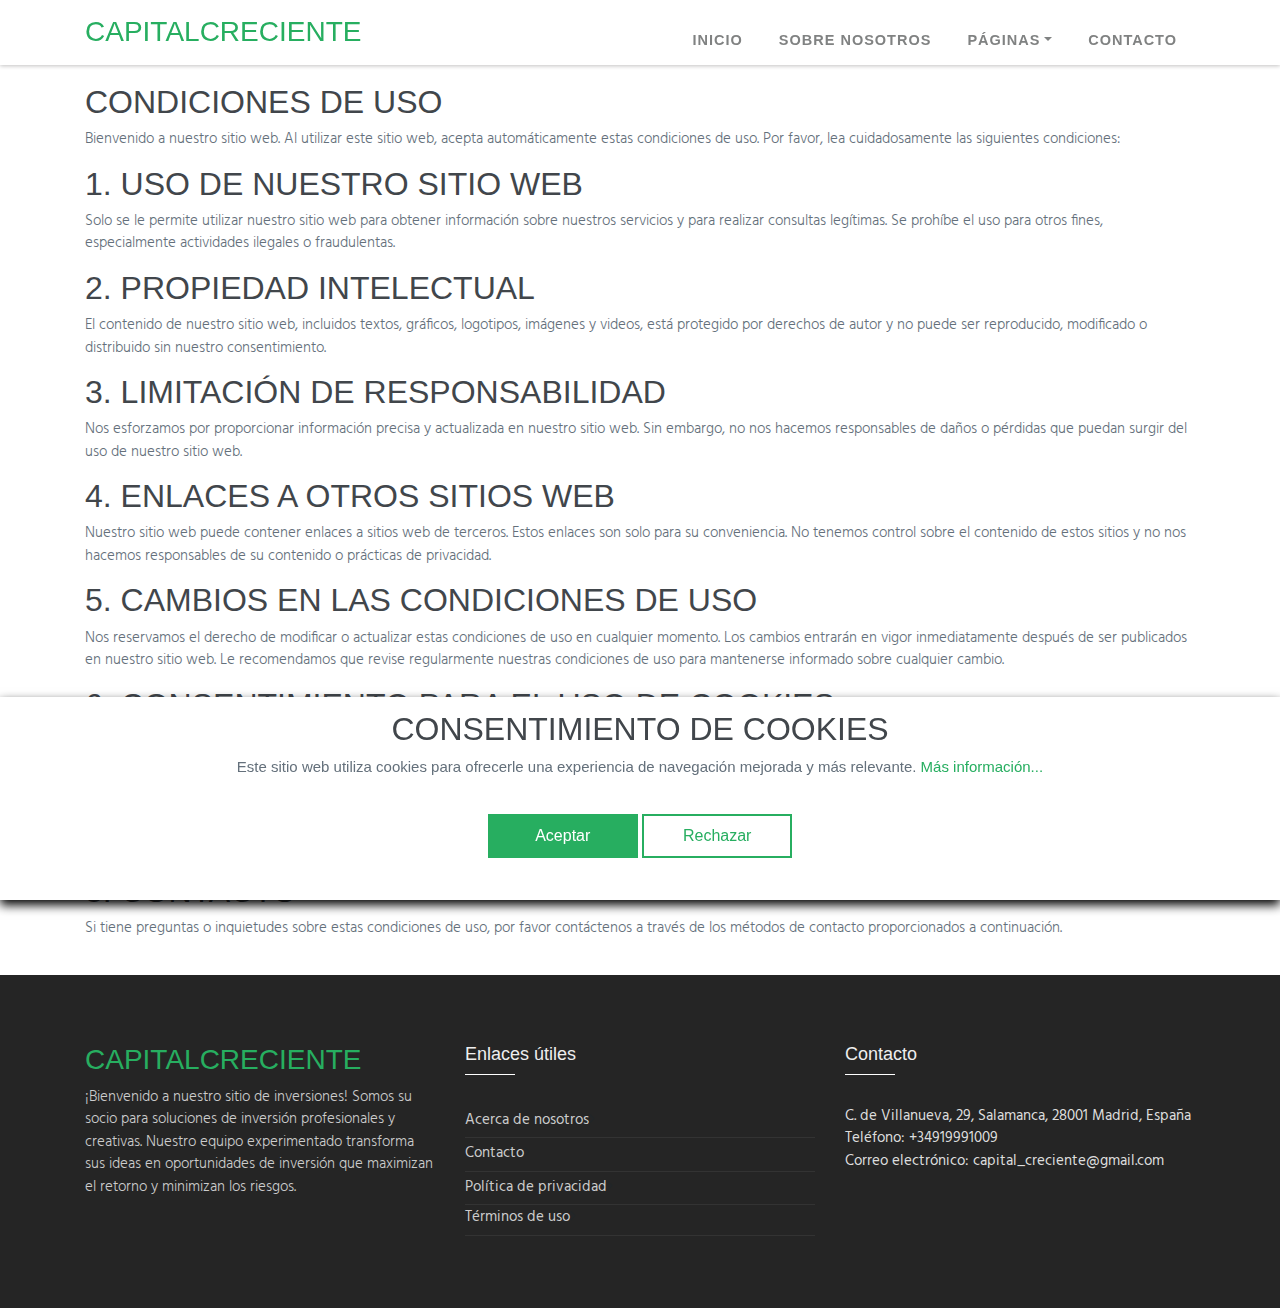
<file: terms-of-use.html>
<!DOCTYPE html>
<html lang="en">
    <head>
        <meta charset="utf-8" />
        <meta
            name="viewport"
            content="width=device-width, initial-scale=1, shrink-to-fit=no"
        />
        <meta name="description" content="" />
        <meta name="author" content="" />

        <title>CapitalCreciente</title>
        <link rel="shortcut icon" href="img/favicon.ico" />

        <!-- Global Stylesheets -->
        <link
            href="https://fonts.googleapis.com/css?family=Roboto+Condensed:300,300i,400,400i,700,700i"
            rel="stylesheet"
        />
        <link href="css/bootstrap/bootstrap.min.css" rel="stylesheet" />
        <link
            rel="stylesheet"
            href="font-awesome-4.7.0/css/font-awesome.min.css"
        />
        <link rel="stylesheet" href="css/animate/animate.min.css" />
        <link rel="stylesheet" href="css/owl-carousel/owl.carousel.min.css" />
        <link
            rel="stylesheet"
            href="css/owl-carousel/owl.theme.default.min.css"
        />
        <link rel="stylesheet" href="css/style.css" />
    </head>

    <body id="page-top">
        <!--====================================================
                         HEADER
======================================================-->

        <header>
            <!-- Navbar -->
            <nav
                class="navbar navbar-expand-lg navbar-light"
                id="mainNav"
                data-toggle="affix"
            >
                <div class="container">
                    <a class="navbar-brand smooth-scroll" href="index.html">
                        <h3 style="margin-bottom: 0px; color: #27ae60">
                            CapitalCreciente
                        </h3>
                    </a>
                    <button
                        class="navbar-toggler navbar-toggler-right"
                        type="button"
                        data-toggle="collapse"
                        data-target="#navbarResponsive"
                        aria-controls="navbarResponsive"
                        aria-expanded="false"
                        aria-label="Alternar navegación"
                    >
                        <span class="navbar-toggler-icon"></span>
                    </button>
                    <div class="collapse navbar-collapse" id="navbarResponsive">
                        <ul class="navbar-nav ml-auto">
                            <li class="nav-item">
                                <a
                                    class="nav-link smooth-scroll"
                                    href="index.html"
                                    >Inicio</a
                                >
                            </li>
                            <li class="nav-item">
                                <a
                                    class="nav-link smooth-scroll"
                                    href="about.html"
                                    >Sobre nosotros</a
                                >
                            </li>

                            <li class="nav-item dropdown">
                                <a
                                    class="nav-link dropdown-toggle smooth-scroll"
                                    href="#"
                                    id="navbarDropdownMenuLink"
                                    data-toggle="dropdown"
                                    aria-haspopup="true"
                                    aria-expanded="false"
                                    >Páginas</a
                                >
                                <div
                                    class="dropdown-menu dropdown-cust"
                                    aria-labelledby="navbarDropdownMenuLink"
                                >
                                    <a
                                        class="dropdown-item"
                                        target="_empty"
                                        href="services.html"
                                        >Servicio de Inversiones</a
                                    >
                                    <a
                                        class="dropdown-item"
                                        target="_empty"
                                        href="blog.html"
                                        >Blog de Inversiones</a
                                    >
                                </div>
                            </li>
                            <li class="nav-item">
                                <a
                                    class="nav-link smooth-scroll"
                                    href="contact.html"
                                    >Contacto</a
                                >
                            </li>
                        </ul>
                    </div>
                </div>
            </nav>
        </header>
        <main>
            <article
                class="container additional-wrapper"
                style="margin-top: 0px"
            >
                <div class="page__content" style="padding: 20px 0px">
                    <h1 style="font-size: 2rem">Condiciones de Uso</h1>

                    <p>
                        Bienvenido a nuestro sitio web. Al utilizar este sitio
                        web, acepta automáticamente estas condiciones de uso.
                        Por favor, lea cuidadosamente las siguientes
                        condiciones:
                    </p>

                    <h2>1. Uso de nuestro sitio web</h2>

                    <p>
                        Solo se le permite utilizar nuestro sitio web para
                        obtener información sobre nuestros servicios y para
                        realizar consultas legítimas. Se prohíbe el uso para
                        otros fines, especialmente actividades ilegales o
                        fraudulentas.
                    </p>

                    <h2>2. Propiedad intelectual</h2>

                    <p>
                        El contenido de nuestro sitio web, incluidos textos,
                        gráficos, logotipos, imágenes y videos, está protegido
                        por derechos de autor y no puede ser reproducido,
                        modificado o distribuido sin nuestro consentimiento.
                    </p>

                    <h2>3. Limitación de responsabilidad</h2>

                    <p>
                        Nos esforzamos por proporcionar información precisa y
                        actualizada en nuestro sitio web. Sin embargo, no nos
                        hacemos responsables de daños o pérdidas que puedan
                        surgir del uso de nuestro sitio web.
                    </p>

                    <h2>4. Enlaces a otros sitios web</h2>

                    <p>
                        Nuestro sitio web puede contener enlaces a sitios web de
                        terceros. Estos enlaces son solo para su conveniencia.
                        No tenemos control sobre el contenido de estos sitios y
                        no nos hacemos responsables de su contenido o prácticas
                        de privacidad.
                    </p>

                    <h2>5. Cambios en las condiciones de uso</h2>

                    <p>
                        Nos reservamos el derecho de modificar o actualizar
                        estas condiciones de uso en cualquier momento. Los
                        cambios entrarán en vigor inmediatamente después de ser
                        publicados en nuestro sitio web. Le recomendamos que
                        revise regularmente nuestras condiciones de uso para
                        mantenerse informado sobre cualquier cambio.
                    </p>

                    <h2>6. Consentimiento para el uso de cookies</h2>

                    <p>
                        Al visitar nuestro sitio web, podemos utilizar cookies y
                        tecnologías de seguimiento similares para mejorar su
                        experiencia de usuario. Puede controlar el uso de
                        cookies en la configuración de su navegador.
                    </p>

                    <h2>7. Ley aplicable y jurisdicción</h2>

                    <p>
                        Estas condiciones de uso se rigen por la ley aplicable.
                        Cualquier disputa que surja de estas condiciones será
                        resuelta exclusivamente por el tribunal competente.
                    </p>

                    <h2>8. Contacto</h2>

                    <p>
                        Si tiene preguntas o inquietudes sobre estas condiciones
                        de uso, por favor contáctenos a través de los métodos de
                        contacto proporcionados a continuación.
                    </p>
                </div>
            </article>
        </main>

        <!--====================================================
                      FOOTER
======================================================-->
        <footer>
            <div id="footer-s1" class="footer-s1">
                <div class="footer">
                    <div class="container">
                        <div class="row">
                            <!-- Acerca de nosotros -->
                            <div class="col-md-4 col-sm-6">
                                <h3 style="margin-bottom: 0px; color: #27ae60">
                                    CapitalCreciente
                                </h3>
                                <ul class="list-unstyled comp-desc-f">
                                    <li>
                                        <p>
                                            ¡Bienvenido a nuestro sitio de
                                            inversiones! Somos su socio para
                                            soluciones de inversión
                                            profesionales y creativas. Nuestro
                                            equipo experimentado transforma sus
                                            ideas en oportunidades de inversión
                                            que maximizan el retorno y minimizan
                                            los riesgos.
                                        </p>
                                    </li>
                                </ul>
                                <br />
                            </div>
                            <!-- Fin Acerca de nosotros -->

                            <!-- Enlaces útiles -->
                            <div class="col-md-4 col-sm-6">
                                <div class="heading-footer">
                                    <h2>Enlaces útiles</h2>
                                </div>
                                <ul class="list-unstyled link-list">
                                    <li>
                                        <a href="about.html"
                                            >Acerca de nosotros</a
                                        ><i class="fa fa-angle-right"></i>
                                    </li>
                                    <li>
                                        <a href="contact.html">Contacto</a
                                        ><i class="fa fa-angle-right"></i>
                                    </li>
                                    <li>
                                        <a href="privacy-policy.html"
                                            >Política de privacidad</a
                                        ><i class="fa fa-angle-right"></i>
                                    </li>
                                    <li>
                                        <a href="terms-of-use.html"
                                            >Términos de uso</a
                                        ><i class="fa fa-angle-right"></i>
                                    </li>
                                </ul>
                            </div>
                            <!-- Fin Enlaces útiles -->

                            <!-- Contacto -->
                            <div class="col-md-4 col-sm-6">
                                <div class="heading-footer">
                                    <h2>Contacto</h2>
                                </div>
                                <address class="address-details-f">
                                    C. de Villanueva, 29, Salamanca, 28001
                                    Madrid, España <br />
                                    Teléfono: +34919991009 <br />
                                    Correo electrónico:
                                    <a
                                        href="mailto:laut_basel@gmail.com"
                                        class=""
                                        >capital_creciente@gmail.com</a
                                    >
                                </address>
                            </div>
                            <!-- Fin Contacto -->
                        </div>
                    </div>
                    <!--/container -->
                </div>
            </div>

            <a
                href="#home"
                id="back-to-top"
                class="btn btn-sm btn-green btn-back-to-top smooth-scrolls hidden-sm hidden-xs"
                title="home"
                role="button"
            >
                <i class="fa fa-angle-up"></i>
            </a>
        </footer>

        <!-- Cookie banner -->
        <div class="cookie-wrapper show">
            <div>
                <i class="bx bx-cookie"></i>
                <h2 style="text-align: center">Consentimiento de cookies</h2>
            </div>

            <div class="data">
                <p>
                    Este sitio web utiliza cookies para ofrecerle una
                    experiencia de navegación mejorada y más relevante.
                    <a href="privacy-policy.html">Más información...</a>
                </p>
            </div>

            <div class="buttons">
                <button class="cookie-button" id="acceptBtn">Aceptar</button>
                <button class="cookie-button" id="declineBtn">Rechazar</button>
            </div>
        </div>
        <!-- End Cookie banner -->

        <!--Global JavaScript -->
        <script src="https://code.jquery.com/jquery-3.6.0.min.js"></script>
        <script src="js/popper/popper.min.js"></script>
        <script src="js/bootstrap/bootstrap.min.js"></script>
        <script src="js/wow/wow.min.js"></script>
        <script src="js/owl-carousel/owl.carousel.min.js"></script>

        <!-- Plugin JavaScript -->
        <script src="js/jquery-easing/jquery.easing.min.js"></script>
        <script src="js/custom.js"></script>
        <script src="js/cookiebanner.js"></script>
    </body>
</html>
</file>
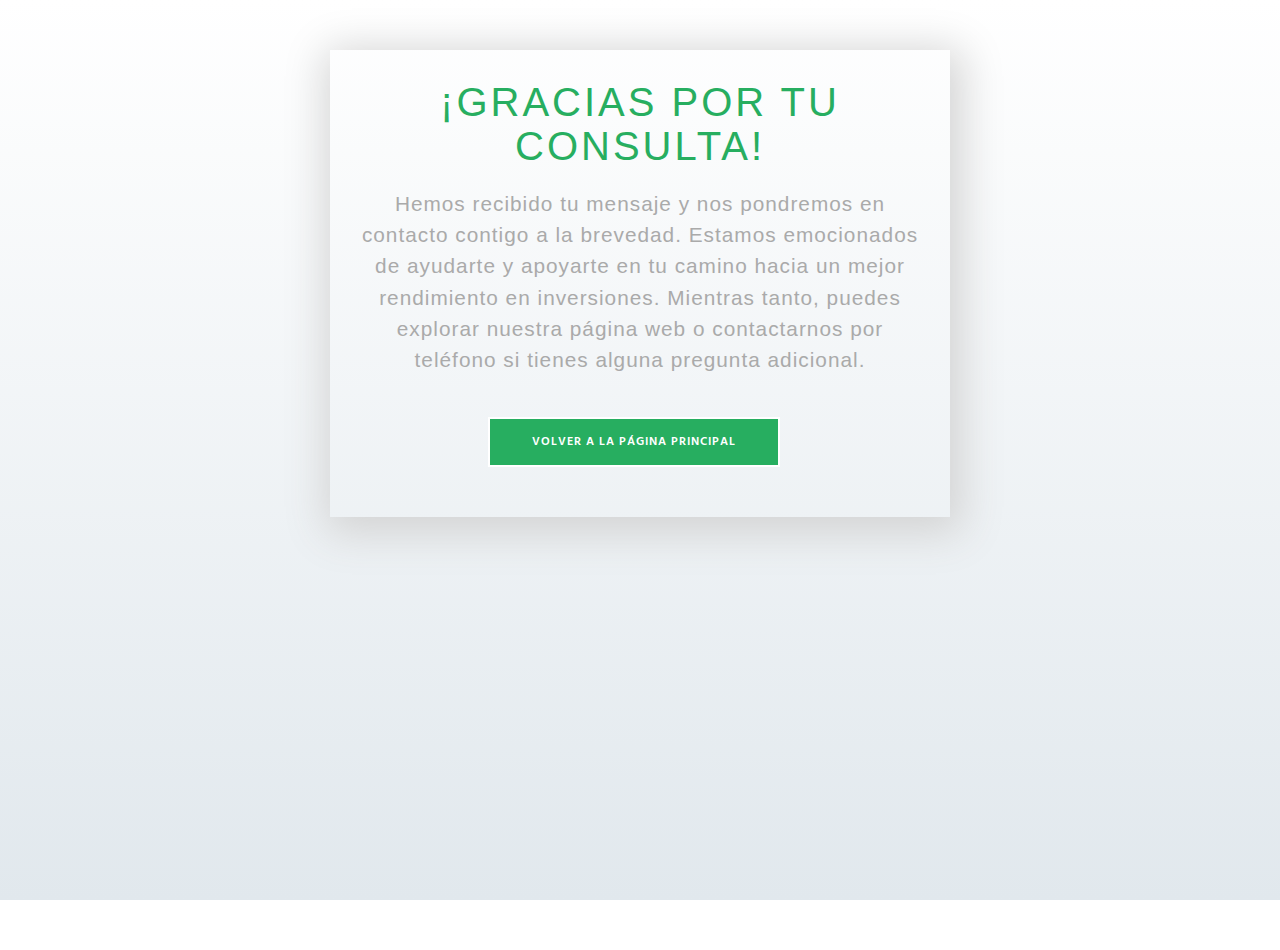
<file: thanks.html>
<!DOCTYPE html>
<html lang="en">
    <head>
        <meta charset="utf-8" />
        <meta
            name="viewport"
            content="width=device-width, initial-scale=1, shrink-to-fit=no"
        />
        <meta name="description" content="" />
        <meta name="author" content="" />

        <title>CapitalCreciente</title>
        <link rel="shortcut icon" href="img/favicon.ico" />

        <!-- Global Stylesheets -->
        <link
            href="https://fonts.googleapis.com/css?family=Roboto+Condensed:300,300i,400,400i,700,700i"
            rel="stylesheet"
        />
        <link href="css/bootstrap/bootstrap.min.css" rel="stylesheet" />
        <link
            rel="stylesheet"
            href="font-awesome-4.7.0/css/font-awesome.min.css"
        />
        <link rel="stylesheet" href="css/animate/animate.min.css" />
        <link rel="stylesheet" href="css/owl-carousel/owl.carousel.min.css" />
        <link
            rel="stylesheet"
            href="css/owl-carousel/owl.theme.default.min.css"
        />
        <link rel="stylesheet" href="css/style.css" />
        <link rel="stylesheet" href="css/news.css" />
        <link rel="stylesheet" href="css/thanks.css" />
    </head>
    <body>
        <div class="content">
            <div class="wrapper-1">
                <div class="wrapper-2">
                    <h1>¡Gracias por tu consulta!</h1>
                    <p>
                        Hemos recibido tu mensaje y nos pondremos en contacto
                        contigo a la brevedad. Estamos emocionados de ayudarte y
                        apoyarte en tu camino hacia un mejor rendimiento en
                        inversiones. Mientras tanto, puedes explorar nuestra
                        página web o contactarnos por teléfono si tienes alguna
                        pregunta adicional.
                    </p>
                    <a href="index.html">
                        <button class="go-home">
                            Volver a la página principal
                        </button>
                    </a>
                </div>
            </div>
        </div>
    </body>
</html>
</file>
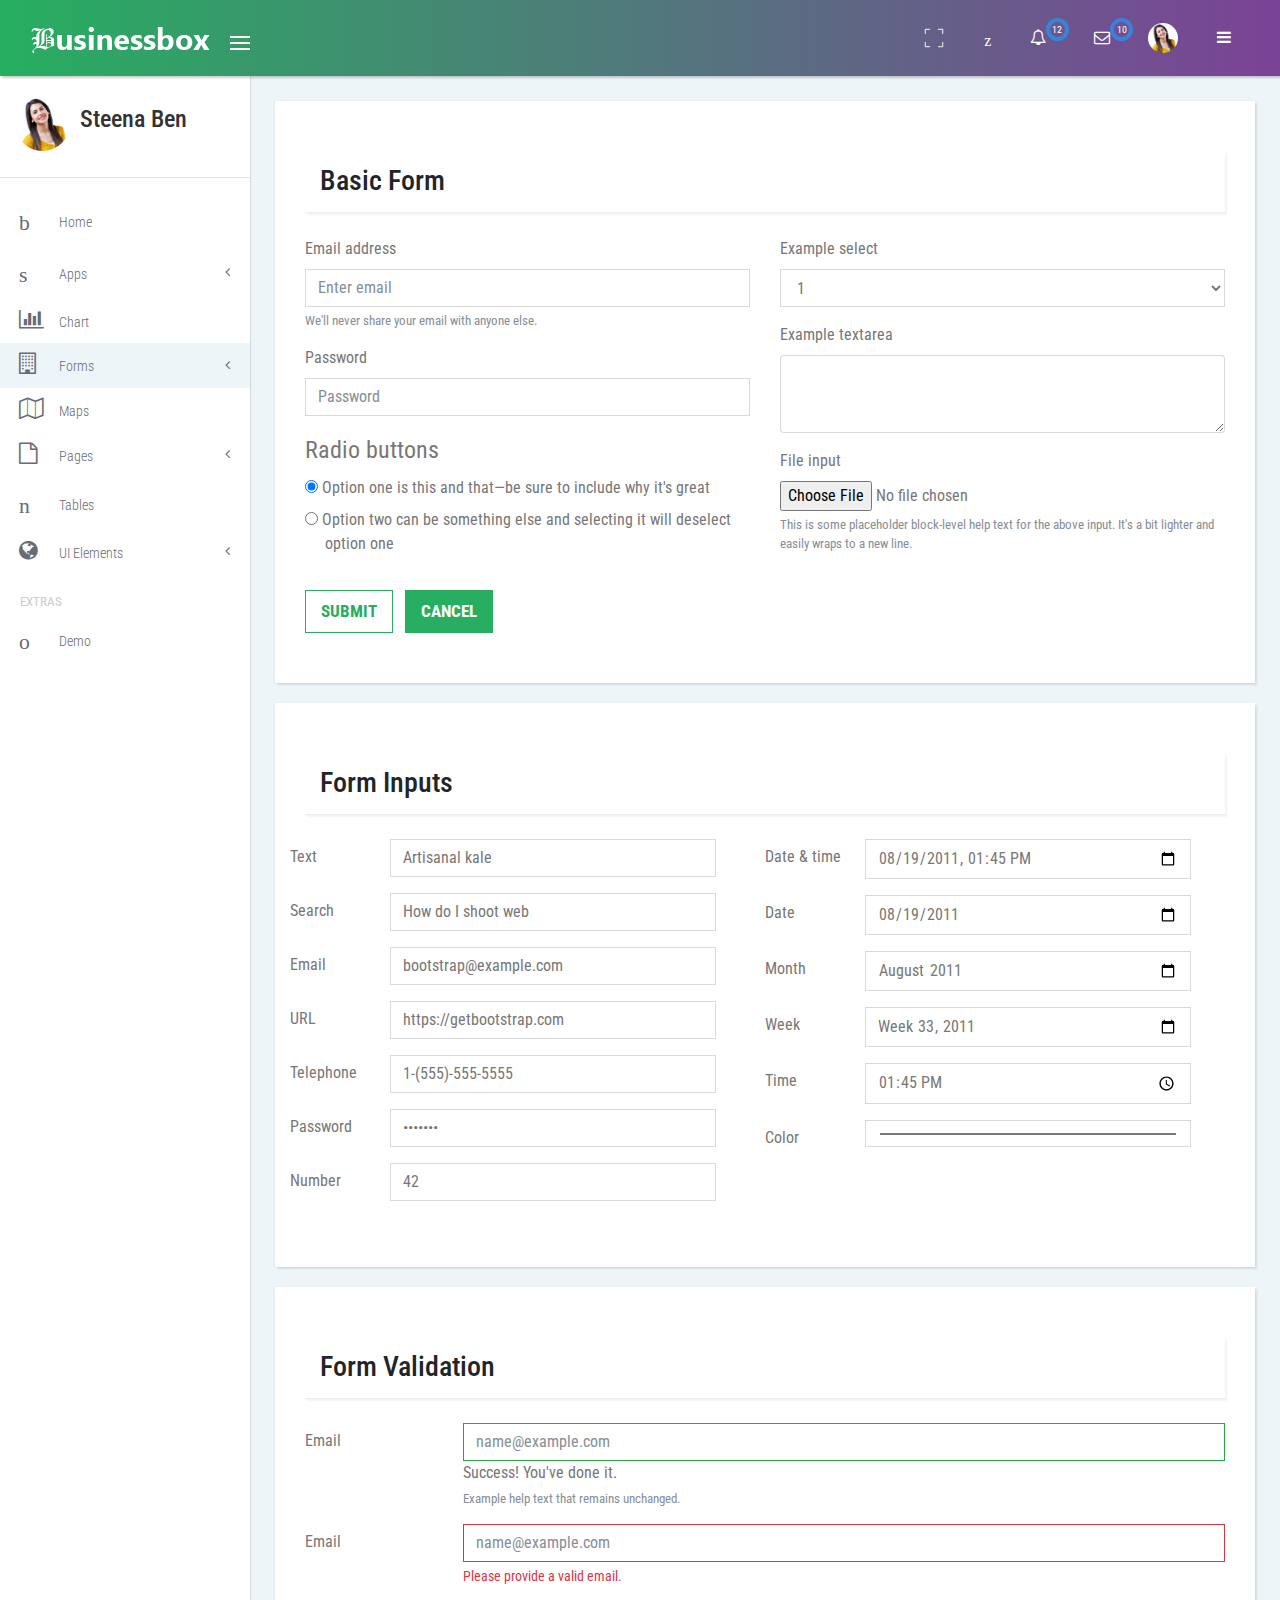
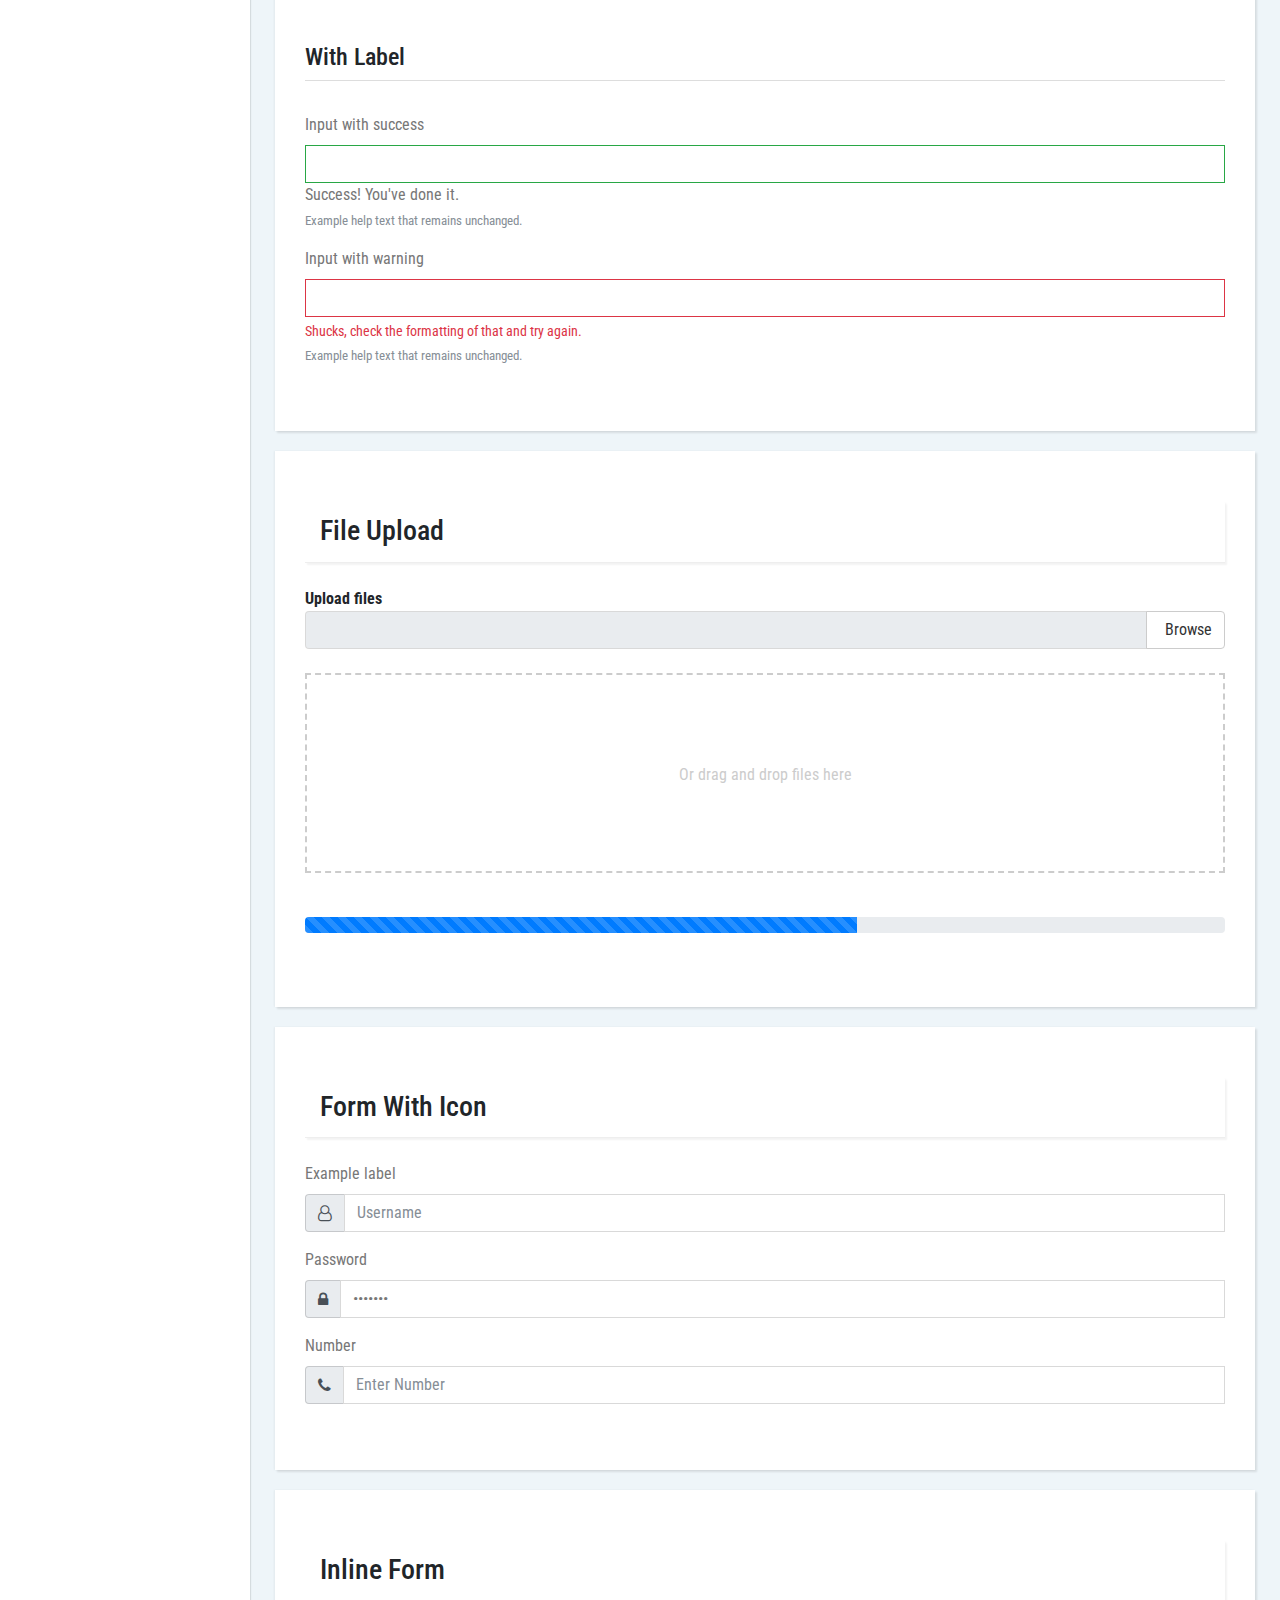
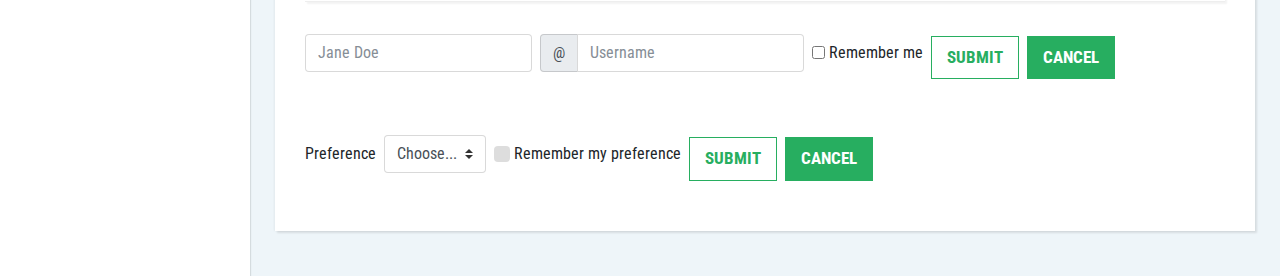
<file: admin/basic-form.html>
<!--
author: Boostraptheme
author URL: https://boostraptheme.com
License: Creative Commons Attribution 4.0 Unported
License URL: https://creativecommons.org/licenses/by/4.0/
-->

<!DOCTYPE html>
<html>

<head>
    
    <meta charset="utf-8">
    <meta http-equiv="X-UA-Compatible" content="IE=edge">
    <meta name="description" content="">
    <meta name="viewport" content="width=device-width, initial-scale=1">
    <meta name="robots" content="all,follow">

    <title>Bootstrap Admin Template </title>
    <link rel="shortcut icon" href="img/favicon.ico">
    
    <!-- global stylesheets -->
    <link href="https://fonts.googleapis.com/css?family=Roboto+Condensed" rel="stylesheet">
    <link rel="stylesheet" href="css/bootstrap.min.css">
    <link rel="stylesheet" href="font-awesome-4.7.0/css/font-awesome.min.css">
    <link rel="stylesheet" href="css/font-icon-style.css">
    <link rel="stylesheet" href="css/style.default.css" id="theme-stylesheet">

    <!-- Core stylesheets -->
    <link rel="stylesheet" href="css/form.css">
</head>

<body>
    
<!--====================================================
                     MAIN NAVBAR
======================================================-->
    <header class="header">
        <nav class="navbar navbar-expand-lg ">
            <div class="search-box">
                <button class="dismiss"><i class="icon-close"></i></button>
                <form id="searchForm" action="#" role="search">
                    <input type="search" placeholder="Search Now" class="form-control">
                </form>
            </div>
            <div class="container-fluid ">
                <div class="navbar-holder d-flex align-items-center justify-content-between">
                    <div class="navbar-header">
                        <a href="index.html" class="navbar-brand">
                            <div class="brand-text brand-big hidden-lg-down"><img src="img/logo-white.png" alt="Logo" class="img-fluid"></div>
                            <div class="brand-text brand-small"><img src="img/logo-icon.png" alt="Logo" class="img-fluid"></div>
                        </a>
                        <a id="toggle-btn" href="#" class="menu-btn active">
                            <span></span>
                            <span></span>
                            <span></span>
                        </a>
                    </div>
                </div>
                <ul class="nav-menu list-unstyled d-flex flex-md-row align-items-md-center">
                    <!-- Expand-->
                    <li class="nav-item d-flex align-items-center full_scr_exp"><a class="nav-link" href="#"><img src="img/expand.png" onclick="toggleFullScreen(document.body)" class="img-fluid" alt=""></a></li>
                    <!-- Search-->
                    <li class="nav-item d-flex align-items-center"><a id="search" class="nav-link" href="#"><i class="icon-search"></i></a></li>
                    <!-- Notifications-->
                    <li class="nav-item dropdown"> 
                        <a id="notifications" class="nav-link" rel="nofollow" data-target="#" href="#" data-toggle="dropdown" aria-haspopup="true" aria-expanded="false"><i class="fa fa-bell-o"></i><span class="noti-numb-bg"></span><span class="badge">12</span></a>
                        <ul aria-labelledby="notifications" class="dropdown-menu">
                            <li>
                                <a rel="nofollow" href="#" class="dropdown-item nav-link">
                                    <div class="notification">
                                        <div class="notification-content"><i class="fa fa-envelope bg-red"></i>You have 6 new messages </div>
                                        <div class="notification-time"><small>4 minutes ago</small></div>
                                    </div>
                                </a>
                            </li>
                            <li>
                                <a rel="nofollow" href="#" class="dropdown-item nav-link">
                                    <div class="notification">
                                        <div class="notification-content"><i class="fa fa-twitter bg-skyblue"></i>You have 2 followers</div>
                                        <div class="notification-time"><small>4 minutes ago</small></div>
                                    </div>
                                </a>
                            </li>
                            <li>
                                <a rel="nofollow" href="#" class="dropdown-item nav-link">
                                    <div class="notification">
                                        <div class="notification-content"><i class="fa fa-upload bg-blue"></i>Server Rebooted</div>
                                        <div class="notification-time"><small>4 minutes ago</small></div>
                                    </div>
                                </a>
                            </li>
                            <li>
                                <a rel="nofollow" href="#" class="dropdown-item nav-link">
                                    <div class="notification">
                                        <div class="notification-content"><i class="fa fa-twitter bg-skyblue"></i>You have 2 followers</div>
                                        <div class="notification-time"><small>10 minutes ago</small></div>
                                    </div>
                                </a>
                            </li>
                            <li><a rel="nofollow" href="#" class="dropdown-item all-notifications text-center"> <strong>view all notifications                                            </strong></a></li>
                        </ul>
                    </li>
                    <!-- Messages                        -->
                    <li class="nav-item dropdown"> <a id="messages" class="nav-link logout" rel="nofollow" data-target="#" href="#" data-toggle="dropdown" aria-haspopup="true" aria-expanded="false"><i class="fa fa-envelope-o"></i><span class="noti-numb-bg"></span><span class="badge">10</span></a>
                        <ul aria-labelledby="messages" class="dropdown-menu">
                            <li>
                                <a rel="nofollow" href="#" class="dropdown-item d-flex">
                                    <div class="msg-profile"> <img src="img/avatar-1.jpg" alt="..." class="img-fluid rounded-circle"></div>
                                    <div class="msg-body">
                                        <h3 class="h5 msg-nav-h3">Jason Doe</h3><span>Sent You Message</span>
                                    </div>
                                </a>
                            </li>
                            <li>
                                <a rel="nofollow" href="#" class="dropdown-item d-flex">
                                    <div class="msg-profile"> <img src="img/avatar-2.jpg" alt="..." class="img-fluid rounded-circle"></div>
                                    <div class="msg-body">
                                        <h3 class="h5 msg-nav-h3">Frank Williams</h3><span>Sent You Message</span>
                                    </div>
                                </a>
                            </li>
                            <li>
                                <a rel="nofollow" href="#" class="dropdown-item d-flex">
                                    <div class="msg-profile"> <img src="img/avatar-3.jpg" alt="..." class="img-fluid rounded-circle"></div>
                                    <div class="msg-body">
                                        <h3 class="h5 msg-nav-h3">Ashley Wood</h3><span>Sent You Message</span>
                                    </div>
                                </a>
                            </li>
                            <li><a rel="nofollow" href="#" class="dropdown-item all-notifications text-center"> <strong>Read all messages    </strong></a></li>
                        </ul>
                    </li> 
                    <li class="nav-item dropdown"><a id="profile" class="nav-link logout" data-target="#" href="#" data-toggle="dropdown" aria-haspopup="true" aria-expanded="false"><img src="img/avatar-1.jpg" alt="..." class="img-fluid rounded-circle" style="height: 30px; width: 30px;"></a>
                        <ul aria-labelledby="profile" class="dropdown-menu profile">
                            <li>
                                <a rel="nofollow" href="#" class="dropdown-item d-flex">
                                    <div class="msg-profile"> <img src="img/avatar-1.jpg" alt="..." class="img-fluid rounded-circle"></div>
                                    <div class="msg-body">
                                        <h3 class="h5">Steena Ben</h3><span>steenaben@Businessbox.com</span>
                                    </div>
                                </a>
                                <hr>
                            </li>
                            <li>
                                <a rel="nofollow" href="profile.html" class="dropdown-item">
                                    <div class="notification">
                                        <div class="notification-content"><i class="fa fa-user "></i>My Profile</div>
                                    </div>
                                </a>
                            </li>
                            <li>
                                <a rel="nofollow" href="profile.html" class="dropdown-item">
                                    <div class="notification">
                                        <div class="notification-content"><i class="fa fa-envelope-o"></i>Inbox</div> 
                                    </div>
                                </a>
                            </li>
                            <li>
                                <a rel="nofollow" href="profile.html" class="dropdown-item">
                                    <div class="notification">
                                        <div class="notification-content"><i class="fa fa-cog"></i>Setting</div>
                                    </div>
                                </a>
                                <hr>
                            </li>
                            <li>
                                <a rel="nofollow" href="profile.html" class="dropdown-item">
                                    <div class="notification">
                                        <div class="notification-content"><i class="fa fa-power-off"></i>Logout</div>
                                    </div>
                                </a> 
                            </li>
                        </ul>
                    </li>
                    <li class="nav-item d-flex align-items-center"><a id="menu-toggle-right" class="nav-link" href="#"><i class="fa fa-bars"></i></a></li>
                    <nav id="sidebar-wrapper">
                      <div class="sidebar-nav"> 
                        <div class="tab" role="tabpanel"> 
                            <ul class="nav nav-tabs" role="tablist">
                              <li class="nav-item ">
                                <a class="nav-link active" href="#live" role="tab" data-toggle="tab"><i class="fa fa-globe"></i> Live</a>
                              </li>
                              <li class="nav-item">
                                <a class="nav-link" href="#trend" role="tab" data-toggle="tab"><i class="fa fa-rocket"></i> Trending</a>
                              </li> 
                            </ul> 
                            <div class="tab-content tabs">
                              <div role="tabpanel" class="tab-pane fade show active" id="live">
                                <h3>Connect Live</h3>
                                <div class="content newsf-list">
                                    <ul class="list-unstyled">
                                        <li class="border border-primary">
                                            <a rel="nofollow " href="#" class=" d-flex">
                                                <div class="news-f-img"> <img src="img/avatar-2.jpg" alt="..." class="img-fluid rounded-circle"></div>
                                                <div class="msg-body">
                                                    <h6 class="h5 msg-nav-h6">New Innovation world</h6>
                                                    <small>Tech soft is great innovation for...</small>
                                                </div>
                                            </a>
                                        </li>
                                        <li class="border border-success">
                                            <a rel="nofollow" href="#" class=" d-flex">
                                                <div class="news-f-img"> <img src="img/avatar-3.jpg" alt="..." class="img-fluid rounded-circle"></div>
                                                <div class="msg-body">
                                                    <h6 class="h5 msg-nav-h6">Modified hand-cart</h6>
                                                    <small>The idea is to incorporate easy...</small>
                                                </div>
                                            </a>
                                        </li>
                                        <li class="border border-info">
                                            <a rel="nofollow" href="#" class=" d-flex">
                                                <div class="news-f-img"> <img src="img/avatar-4.jpg" alt="..." class="img-fluid rounded-circle"></div>
                                                <div class="msg-body">
                                                    <h6 class="h5 msg-nav-h6">Low cost Modern printer</h6>
                                                    <small>A dot matrix printer modified at...</small>
                                                </div>
                                            </a>
                                        </li>
                                        <li class="border border-primary">
                                            <a rel="nofollow" href="#" class=" d-flex">
                                                <div class="news-f-img"> <img src="img/avatar-1.jpg" alt="..." class="img-fluid rounded-circle"></div>
                                                <div class="msg-body">
                                                    <h6 class="h5 msg-nav-h6">Low cost Modern printer</h6>
                                                    <small>A dot matrix printer modified at...</small>
                                                </div>
                                            </a>
                                        </li>
                                        <li class="border border-success">
                                            <a rel="nofollow" href="#" class=" d-flex">
                                                <div class="news-f-img"> <img src="img/avatar-2.jpg" alt="..." class="img-fluid rounded-circle"></div>
                                                <div class="msg-body">
                                                    <h6 class="h5 msg-nav-h6">Low cost Modern printer</h6>
                                                    <small>A dot matrix printer modified at...</small>
                                                </div>
                                            </a>
                                        </li> 
                                        <li class="border border-info">
                                            <a rel="nofollow" href="#" class=" d-flex">
                                                <div class="news-f-img"> <img src="img/avatar-3.jpg" alt="..." class="img-fluid rounded-circle"></div>
                                                <div class="msg-body">
                                                    <h6 class="h5 msg-nav-h6">Low cost Modern printer</h6>
                                                    <small>A dot matrix printer modified at...</small>
                                                </div>
                                            </a>
                                        </li> 
                                    </ul>
                                </div>
                              </div>
                              <div role="tabpanel" class="tab-pane fade" id="trend">
                                <div class="card card-c2" style="box-shadow: 0 0 0;">
                                    <div class="header">
                                        <h3 class="title">Trending Items</h3>
                                        <p class="category">Last Campaign Performance</p>
                                    </div>
                                    <div class="content">
                                        <canvas class="ct-chart" id="myChart-nav" height="250"></canvas>
                                        <div class="footer">
                                            <div class="legend">
                                                <i class="fa fa-circle text-info"></i> Open
                                                <i class="fa fa-circle text-danger"></i> Bounce
                                                <i class="fa fa-circle text-warning"></i> Unsubscribe
                                            </div>
                                            <hr>
                                            <div class="stats">
                                                <i class="fa fa-clock-o"></i> Campaign sent 2 days ago
                                            </div>
                                        </div>
                                    </div>
                                </div>
                              </div>
                           </div>
                      </div>
                    </nav>
                </ul> 
            </div>
        </nav>
    </header>

<!--====================================================
                    PAGE CONTENT
======================================================-->
    <div class="page-content d-flex align-items-stretch">
       
        <!--***** SIDE NAVBAR *****-->
        <nav class="side-navbar">
            <div class="sidebar-header d-flex align-items-center">
                <div class="avatar"><img src="img/avatar-1.jpg" alt="..." class="img-fluid rounded-circle"></div>
                <div class="title">
                    <h1 class="h4">Steena Ben</h1>
                </div>
            </div>
            <hr>
            <!-- Sidebar Navidation Menus-->
            <ul class="list-unstyled">
                <li> <a href="index.html"><i class="icon-home"></i>Home</a></li>
                <li><a href="#apps" aria-expanded="false" data-toggle="collapse"> <i class="icon-interface-windows"></i>Apps </a>
                    <ul id="apps" class="collapse list-unstyled">
                        <li><a href="calendar.html">Calendar</a></li> 
                        <li><a href="email.html">Email</a></li> 
                        <li><a href="media.html">Media</a></li> 
                        <li><a href="invoice.html">Invoice</a></li> 
                    </ul>
                </li>
                <li> <a href="chart.html"> <i class="fa fa-bar-chart"></i>Chart </a></li>
                <li class="active"><a href="#forms" aria-expanded="false" data-toggle="collapse"> <i class="fa fa-building-o"></i>Forms </a>
                    <ul id="forms" class="collapse list-unstyled">
                        <li class="active"><a href="basic-form.html">Basic Form</a></li> 
                        <li><a href="form-layouts.html">Form Layouts</a></li> 
                    </ul>
                </li>
                <li> <a href="maps.html"> <i class="fa fa-map-o"></i>Maps </a></li>
                <li><a href="#pages" aria-expanded="false" data-toggle="collapse"> <i class="fa fa-file-o"></i>Pages </a>
                    <ul id="pages" class="collapse list-unstyled">
                        <li><a href="faq.html">FAQ</a></li> 
                        <li><a href="empty.html">Empty</a></li> 
                        <li><a href="gallery.html">Gallery</a></li> 
                        <li><a href="login.html">Log In</a></li> 
                        <li><a href="register.html">Register</a></li> 
                        <li><a href="search-result.html">Search Result</a></li> 
                        <li><a href="404.html">404</a></li> 
                    </ul>
                </li>
                <li> <a href="tables.html"> <i class="icon-grid"></i>Tables </a></li> 
                <li><a href="#elements" aria-expanded="false" data-toggle="collapse"> <i class="fa fa-globe"></i>UI Elements </a>
                    <ul id="elements" class="collapse list-unstyled">
                        <li><a href="ui-buttons.html">Buttons</a></li> 
                        <li><a href="ui-cards.html">Cards</a></li> 
                        <li><a href="ui-progressbars.html">Progress Bar</a></li> 
                        <li><a href="ui-timeline.html">Timeline</a></li>  
                    </ul>
                </li>
            </ul><span class="heading">Extras</span>
            <ul class="list-unstyled"> 
                <li> <a href="#"> <i class="icon-picture"></i>Demo </a></li>
            </ul>
        </nav>

        <div class="content-inner form-cont">
            <div class="row">
                <div class="col-md-12">

                    <!--***** BASIC FORM *****-->
                    <div class="card form" id="form1">
                        <div class="card-header">
                            <h3>Basic Form</h3>
                        </div>
                        <br>
                        <form>
                            <div class="row">
                                <div class="col-md-6">
                                    <div class="form-group">
                                        <label for="exampleInputEmail1">Email address</label>
                                        <input type="email" class="form-control" id="exampleInputEmail1" aria-describedby="emailHelp" placeholder="Enter email">
                                        <small id="emailHelp" class="form-text text-muted">We'll never share your email with anyone else.</small>
                                    </div>
                                    <div class="form-group">
                                        <label for="exampleInputPassword1">Password</label>
                                        <input type="password" class="form-control" id="exampleInputPassword1" placeholder="Password">
                                    </div>  
                                    <fieldset class="form-group">
                                        <legend>Radio buttons</legend>
                                        <div class="form-check">
                                            <label class="form-check-label">
                                                <input type="radio" class="form-check-input" name="optionsRadios" id="optionsRadios1" value="option1" checked> Option one is this and that&mdash;be sure to include why it's great
                                            </label>
                                        </div>
                                        <div class="form-check">
                                            <label class="form-check-label">
                                                <input type="radio" class="form-check-input" name="optionsRadios" id="optionsRadios2" value="option2"> Option two can be something else and selecting it will deselect option one
                                            </label>
                                        </div> 
                                    </fieldset>        
                                </div>
                                <div class="col-md-6">
                                    <div class="form-group">
                                        <label for="exampleSelect1">Example select</label>
                                        <select class="form-control" id="exampleSelect1">
                                            <option>1</option>
                                            <option>2</option>
                                            <option>3</option>
                                            <option>4</option>
                                            <option>5</option>
                                        </select>
                                    </div>
                                    <div class="form-group">
                                        <label for="exampleTextarea">Example textarea</label>
                                        <textarea class="form-control" id="exampleTextarea" rows="3"></textarea>
                                    </div>
                                    <div class="form-group">
                                        <label for="exampleInputFile">File input</label>
                                        <input type="file" class="form-control-file" id="exampleInputFile" aria-describedby="fileHelp">
                                        <small id="fileHelp" class="form-text text-muted">This is some placeholder block-level help text for the above input. It's a bit lighter and easily wraps to a new line.</small>
                                    </div>
                                 </div>
                            </div> 
                            <button type="submit" class="btn btn-general btn-blue mr-2">Submit</button>  
                            <button type="reset" class="btn btn-general btn-white">Cancel</button>
                        </form>
                    </div>

                    <!--***** FORM INPUTS *****-->
                    <div class="card form" id="form2">
                        <div class="card-header">
                            <h3>Form Inputs</h3>
                        </div>
                        <br>
                        <div class="row">
                            <div class="col-md-6">
                                <div class="form-group row">
                                    <label for="example-text-input" style="width: 85px;" class=" col-form-label">Text</label>
                                    <div class="col-9">
                                        <input class="form-control" type="text" value="Artisanal kale" id="example-text-input">
                                    </div>
                                </div>
                                <div class="form-group row">
                                    <label for="example-search-input" style="width: 85px;" class=" col-form-label">Search</label>
                                    <div class="col-9">
                                        <input class="form-control" type="search" value="How do I shoot web" id="example-search-input">
                                    </div>
                                </div>
                                <div class="form-group row">
                                    <label for="example-email-input" style="width: 85px;" class=" col-form-label">Email</label>
                                    <div class="col-9">
                                        <input class="form-control" type="email" value="bootstrap@example.com" id="example-email-input">
                                    </div>
                                </div>
                                <div class="form-group row">
                                    <label for="example-url-input" style="width: 85px;" class=" col-form-label">URL</label>
                                    <div class="col-9">
                                        <input class="form-control" type="url" value="https://getbootstrap.com" id="example-url-input">
                                    </div>
                                </div>
                                <div class="form-group row">
                                    <label for="example-tel-input" style="width: 85px;" class=" col-form-label">Telephone</label>
                                    <div class="col-9">
                                        <input class="form-control" type="tel" value="1-(555)-555-5555" id="example-tel-input">
                                    </div>
                                </div>
                                <div class="form-group row">
                                    <label for="example-password-input" style="width: 85px;" class=" col-form-label">Password</label>
                                    <div class="col-9">
                                        <input class="form-control" type="password" value="hunter2" id="example-password-input">
                                    </div>
                                </div>
                                <div class="form-group row">
                                    <label for="example-number-input" style="width: 85px;" class=" col-form-label">Number</label>
                                    <div class="col-9">
                                        <input class="form-control" type="number" value="42" id="example-number-input">
                                    </div>
                                </div>
                            </div>
                            <div class="col-md-6">
                                <div class="form-group row">
                                    <label for="example-datetime-local-input" style="width: 85px;" class=" col-form-label">Date & time</label>
                                    <div class="col-9">
                                        <input class="form-control" type="datetime-local" value="2011-08-19T13:45:00" id="example-datetime-local-input">
                                    </div>
                                </div>
                                <div class="form-group row">
                                    <label for="example-date-input" style="width: 85px;" class=" col-form-label">Date</label>
                                    <div class="col-9">
                                        <input class="form-control" type="date" value="2011-08-19" id="example-date-input">
                                    </div>
                                </div>
                                <div class="form-group row">
                                    <label for="example-month-input" style="width: 85px;" class=" col-form-label">Month</label>
                                    <div class="col-9">
                                        <input class="form-control" type="month" value="2011-08" id="example-month-input">
                                    </div>
                                </div>
                                <div class="form-group row">
                                    <label for="example-week-input" style="width: 85px;" class=" col-form-label">Week</label>
                                    <div class="col-9">
                                        <input class="form-control" type="week" value="2011-W33" id="example-week-input">
                                    </div>
                                </div>
                                <div class="form-group row">
                                    <label for="example-time-input" style="width: 85px;" class=" col-form-label">Time</label>
                                    <div class="col-9">
                                        <input class="form-control" type="time" value="13:45:00" id="example-time-input">
                                    </div>
                                </div>
                                <div class="form-group row">
                                    <label for="example-color-input" style="width: 85px;" class=" col-form-label">Color</label>
                                    <div class="col-9">
                                        <input class="form-control" type="color" value="#563d7c" id="example-color-input">
                                    </div>
                                </div>
                            </div>
                        </div> 
                    </div>

                    <!--***** FORM VALIDATION *****-->
                    <div class="card form" id="form3">
                        <div class="card-header">
                            <h3>Form Validation</h3>
                        </div>
                        <br>
                        <form>
                            <div class="form-group row">
                                <label for="inputHorizontalSuccess" class="col-sm-2 col-form-label">Email</label>
                                <div class="col-sm-10">
                                    <input type="email" class="form-control is-valid" id="inputHorizontalSuccess" placeholder="name@example.com">
                                    <div class="form-control-feedback">Success! You've done it.</div>
                                    <small class="form-text text-muted">Example help text that remains unchanged.</small>
                                </div>
                            </div>
                            <div class="form-group row ">
                                <label for="inputHorizontalWarning" class="col-sm-2 col-form-label">Email</label>
                                <div class="col-sm-10">
                                    <input type="email" class="form-control is-invalid" id="inputHorizontalWarning" placeholder="name@example.com">
                                    <div class="invalid-feedback">
                                        Please provide a valid email.
                                    </div>
                                </div>
                            </div> 
                        </form> 
                        <hr> 
                        <div class="mt-2 mb-4">
                            <h4 style="border-bottom:1px solid #ddd; padding-bottom: 10px;">With Label</h4>
                        </div>
                        <div class="form-group has-success">
                            <label class="form-control-label" for="inputSuccess1">Input with success</label>
                            <input type="text" class="form-control is-valid" id="inputSuccess1">
                            <div class="form-control-feedback">Success! You've done it.</div>
                            <small class="form-text text-muted">Example help text that remains unchanged.</small>
                        </div>
                        <div class="form-group has-warning">
                            <label class="form-control-label" for="inputWarning1">Input with warning</label>
                            <input type="text" class="form-control is-invalid" id="inputWarning1">
                            <div class="invalid-feedback">Shucks, check the formatting of that and try again.</div>
                            <small class="form-text text-muted">Example help text that remains unchanged.</small>
                        </div> 
                    </div>

                    <!--***** FILE UPLOAD *****-->
                    <div class="card form" id="form4">
                        <div class="card-header">
                            <h3>File Upload</h3>
                        </div>
                        <br>
                        <div class="panel panel-default">
                            <div class="panel-heading"><strong>Upload files</strong> <small> </small></div>
                            <div class="panel-body">
                                <div class="input-group image-preview">
                                    <input placeholder="" type="text" class="form-control image-preview-filename" disabled="disabled">
                                    <span class="input-group-btn"> 
                                    <button type="button" class="btn btn-default image-preview-clear" style="display:none;"> <span class="glyphicon glyphicon-remove"></span> Clear </button>
                                    <div class="btn btn-default image-preview-input"> <span class="glyphicon glyphicon-folder-open"></span> <span class="image-preview-input-title">Browse</span>
                                        <input type="file" accept="image/png, image/jpeg, image/gif" name="input-file-preview" />
                                    </div> 
                                    </span>
                                </div>
                                <br />
                                <div class="upload-drop-zone" id="drop-zone"> Or drag and drop files here </div>
                                <br />
                                <div class="progress">
                                    <div class="progress-bar progress-bar-striped progress-bar-animated" role="progressbar" style="width: 60%" aria-valuenow="10" aria-valuemin="0" aria-valuemax="100"> <span class="sr-only">60% Complete</span> </div>
                                </div>
                                <br />
                            </div>
                        </div>
                    </div>

                    <!--***** FORM GROUP *****-->
                    <div class="card form" id="form5">
                        <div class="card-header">
                            <h3>Form With Icon</h3>
                        </div>
                        <br>
                        <form>
                            <div class="form-group">
                                <label for="formGroupExampleInput">Example label</label>
                                <div class="input-group ">
                                    <div class="input-group-addon"><i class="fa fa-user-o"></i></div>
                                    <input type="text" class="form-control" id="inlineFormInputGroup" placeholder="Username">
                                </div>
                            </div>
                            <div class="form-group">
                                <label for="formGroupExampleInput2">Password</label>
                                <div class="input-group ">
                                    <div class="input-group-addon"><i class="fa fa-lock"></i></div>
                                    <input type="password" class="form-control" value="hunter2" id="inlineFormInputGroup" >
                                </div>
                            </div>
                            <div class="form-group">
                                <label for="icon-number">Number</label>
                                <div class="input-group ">
                                    <div class="input-group-addon"><i class="fa fa-phone"></i></div>
                                    <input type="text" class="form-control" id="icon-number" placeholder="Enter Number" >
                                </div>
                            </div>
                        </form>
                    </div>

                    <!--***** INLINE FORM *****-->
                    <div class="card form" id="form6">
                        <div class="card-header">
                            <h3>Inline Form</h3>
                        </div>
                        <br>
                        <form class="form-inline">
                            <label class="sr-only" for="inlineFormInput">Name</label>
                            <input type="text" class="form-control mb-2 mr-sm-2 mb-sm-0" id="inlineFormInput" placeholder="Jane Doe">
                            <label class="sr-only" for="inlineFormInputGroup">Username</label>
                            <div class="input-group mb-2 mr-sm-2 mb-sm-0">
                                <div class="input-group-addon">@</div>
                                <input type="text" class="form-control" id="inlineFormInputGroup" placeholder="Username">
                            </div>
                            <div class="form-check mb-2 mr-sm-2 mb-sm-0">
                                <label class="form-check-label">
                                    <input class="form-check-input" type="checkbox"> Remember me
                                </label>
                            </div>
                            <button type="submit" class="btn btn-general btn-blue mr-2">Submit</button>  
                            <button type="reset" class="btn btn-general btn-white">Cancel</button>
                        </form>
                        <form class="form-inline mt-5">
                            <label class="mr-sm-2" for="inlineFormCustomSelect">Preference</label>
                            <select class="custom-select mb-2 mr-sm-2 mb-sm-0" id="inlineFormCustomSelect">
                                <option selected>Choose...</option>
                                <option value="1">One</option>
                                <option value="2">Two</option>
                                <option value="3">Three</option>
                            </select>
                            <label class="custom-control custom-checkbox mb-2 mr-sm-2 mb-sm-0">
                                <input type="checkbox" class="custom-control-input">
                                <span class="custom-control-indicator"></span>
                                <span class="custom-control-description">Remember my preference</span>
                            </label>
                            <button type="submit" class="btn btn-general btn-blue mr-2">Submit</button>  
                            <button type="reset" class="btn btn-general btn-white">Cancel</button>
                        </form>
                    </div>

                </div>
            </div>
        </div>
    </div>

    <!--Global Javascript -->
    <script src="js/jquery.min.js"></script>
    <script src="js/popper/popper.min.js"></script>
    <script src="js/tether.min.js"></script>
    <script src="js/bootstrap.min.js"></script>
    <script src="js/jquery.cookie.js"></script>
    <script src="js/jquery.validate.min.js"></script>
    <script src="js/chart.min.js"></script> 
    <script src="js/front.js"></script> 
    
    <!--Core Javascript -->
    <script>
        new Chart(document.getElementById("myChart-nav").getContext('2d'), {
          type: 'doughnut',
          data: {
            labels: ["M", "T", "W", "T", "F", "S", "S"],
            datasets: [{
              backgroundColor: [
                "#2ecc71",
                "#3498db",
                "#95a5a6",
                "#9b59b6",
                "#f1c40f",
                "#e74c3c",
                "#34495e"
              ],
              data: [12, 19, 3, 17, 28, 24, 7]
            }]
          },
          options: {
              legend: { display: false },
              title: {
                display: true,
                text: ''
               } 
            }
        });
    </script>
</body>

</html>
</file>
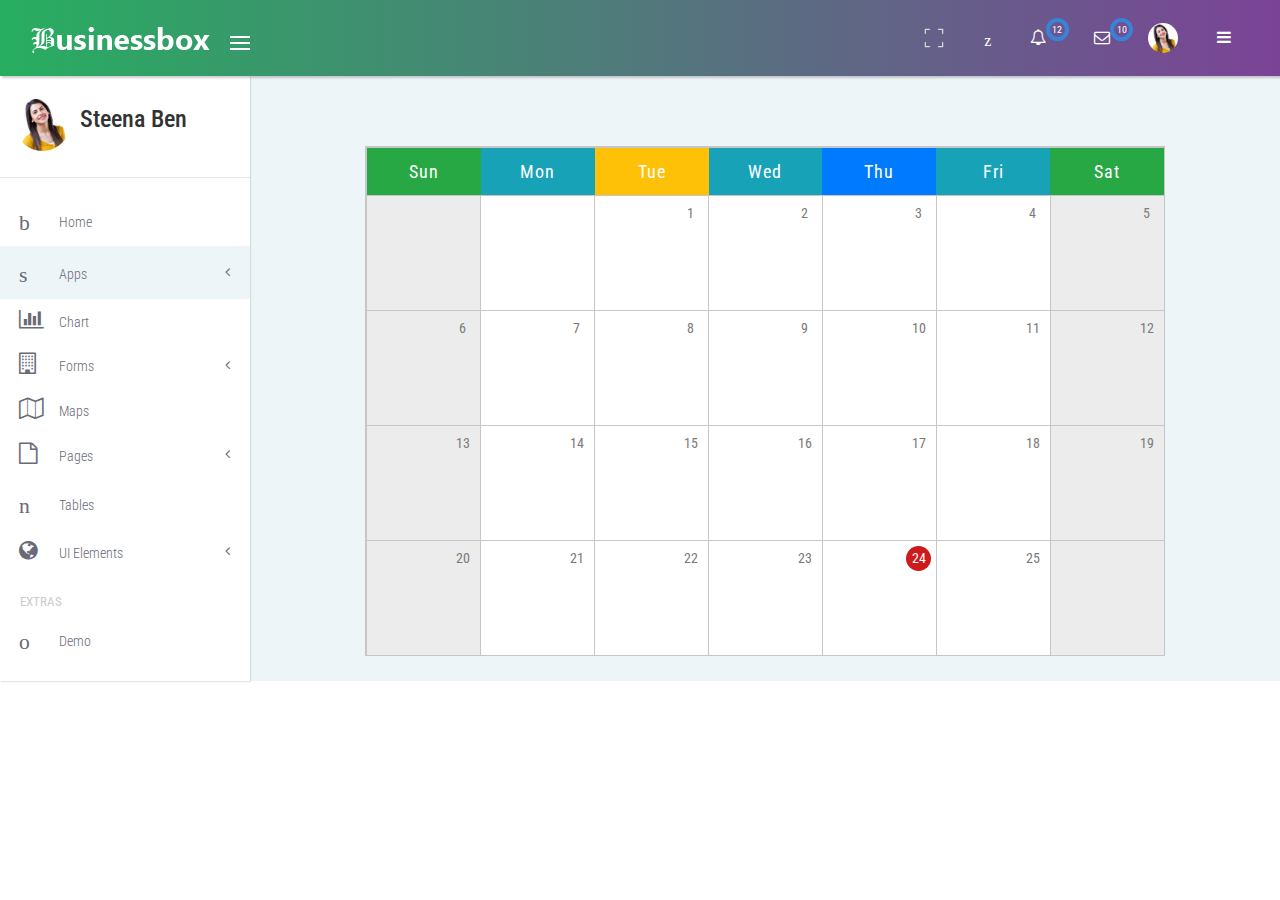
<file: admin/calendar.html>
<!--
author: Boostraptheme
author URL: https://boostraptheme.com
License: Creative Commons Attribution 4.0 Unported
License URL: https://creativecommons.org/licenses/by/4.0/
-->

<!DOCTYPE html>
<html>

<head>
    
    <meta charset="utf-8">
    <meta http-equiv="X-UA-Compatible" content="IE=edge">
    <meta name="description" content="">
    <meta name="viewport" content="width=device-width, initial-scale=1">
    <meta name="robots" content="all,follow">

    <title>Bootstrap Admin Template </title>
    <link rel="shortcut icon" href="img/favicon.ico">
    
    <!-- global stylesheets -->
    <link href="https://fonts.googleapis.com/css?family=Roboto+Condensed" rel="stylesheet">
    <link rel="stylesheet" href="css/bootstrap.min.css">
    <link rel="stylesheet" href="font-awesome-4.7.0/css/font-awesome.min.css">
    <link rel="stylesheet" href="css/font-icon-style.css">
    <link rel="stylesheet" href="css/style.default.css" id="theme-stylesheet">

    <!-- Core stylesheets -->
    <link rel="stylesheet" href="css/apps/calendar.css">
</head>

<body> 

<!--====================================================
                         MAIN NAVBAR
======================================================-->        
    <header class="header">
        <nav class="navbar navbar-expand-lg ">
            <div class="search-box">
                <button class="dismiss"><i class="icon-close"></i></button>
                <form id="searchForm" action="#" role="search">
                    <input type="search" placeholder="Search Now" class="form-control">
                </form>
            </div>
            <div class="container-fluid ">
                <div class="navbar-holder d-flex align-items-center justify-content-between">
                    <div class="navbar-header">
                        <a href="index.html" class="navbar-brand">
                            <div class="brand-text brand-big hidden-lg-down"><img src="img/logo-white.png" alt="Logo" class="img-fluid"></div>
                            <div class="brand-text brand-small"><img src="img/logo-icon.png" alt="Logo" class="img-fluid"></div>
                        </a>
                        <a id="toggle-btn" href="#" class="menu-btn active">
                            <span></span>
                            <span></span>
                            <span></span>
                        </a>
                    </div>
                </div>
                <ul class="nav-menu list-unstyled d-flex flex-md-row align-items-md-center">
                    <!-- Expand-->
                    <li class="nav-item d-flex align-items-center full_scr_exp"><a class="nav-link" href="#"><img src="img/expand.png" onclick="toggleFullScreen(document.body)" class="img-fluid" alt=""></a></li>
                    <!-- Search-->
                    <li class="nav-item d-flex align-items-center"><a id="search" class="nav-link" href="#"><i class="icon-search"></i></a></li>
                    <!-- Notifications-->
                    <li class="nav-item dropdown"> 
                        <a id="notifications" class="nav-link" rel="nofollow" data-target="#" href="#" data-toggle="dropdown" aria-haspopup="true" aria-expanded="false"><i class="fa fa-bell-o"></i><span class="noti-numb-bg"></span><span class="badge">12</span></a>
                        <ul aria-labelledby="notifications" class="dropdown-menu">
                            <li>
                                <a rel="nofollow" href="#" class="dropdown-item nav-link">
                                    <div class="notification">
                                        <div class="notification-content"><i class="fa fa-envelope bg-red"></i>You have 6 new messages </div>
                                        <div class="notification-time"><small>4 minutes ago</small></div>
                                    </div>
                                </a>
                            </li>
                            <li>
                                <a rel="nofollow" href="#" class="dropdown-item nav-link">
                                    <div class="notification">
                                        <div class="notification-content"><i class="fa fa-twitter bg-skyblue"></i>You have 2 followers</div>
                                        <div class="notification-time"><small>4 minutes ago</small></div>
                                    </div>
                                </a>
                            </li>
                            <li>
                                <a rel="nofollow" href="#" class="dropdown-item nav-link">
                                    <div class="notification">
                                        <div class="notification-content"><i class="fa fa-upload bg-blue"></i>Server Rebooted</div>
                                        <div class="notification-time"><small>4 minutes ago</small></div>
                                    </div>
                                </a>
                            </li>
                            <li>
                                <a rel="nofollow" href="#" class="dropdown-item nav-link">
                                    <div class="notification">
                                        <div class="notification-content"><i class="fa fa-twitter bg-skyblue"></i>You have 2 followers</div>
                                        <div class="notification-time"><small>10 minutes ago</small></div>
                                    </div>
                                </a>
                            </li>
                            <li><a rel="nofollow" href="#" class="dropdown-item all-notifications text-center"> <strong>view all notifications                                            </strong></a></li>
                        </ul>
                    </li>
                    <!-- Messages                        -->
                    <li class="nav-item dropdown"> <a id="messages" class="nav-link logout" rel="nofollow" data-target="#" href="#" data-toggle="dropdown" aria-haspopup="true" aria-expanded="false"><i class="fa fa-envelope-o"></i><span class="noti-numb-bg"></span><span class="badge">10</span></a>
                        <ul aria-labelledby="messages" class="dropdown-menu">
                            <li>
                                <a rel="nofollow" href="#" class="dropdown-item d-flex">
                                    <div class="msg-profile"> <img src="img/avatar-1.jpg" alt="..." class="img-fluid rounded-circle"></div>
                                    <div class="msg-body">
                                        <h3 class="h5 msg-nav-h3">Jason Doe</h3><span>Sent You Message</span>
                                    </div>
                                </a>
                            </li>
                            <li>
                                <a rel="nofollow" href="#" class="dropdown-item d-flex">
                                    <div class="msg-profile"> <img src="img/avatar-2.jpg" alt="..." class="img-fluid rounded-circle"></div>
                                    <div class="msg-body">
                                        <h3 class="h5 msg-nav-h3">Frank Williams</h3><span>Sent You Message</span>
                                    </div>
                                </a>
                            </li>
                            <li>
                                <a rel="nofollow" href="#" class="dropdown-item d-flex">
                                    <div class="msg-profile"> <img src="img/avatar-3.jpg" alt="..." class="img-fluid rounded-circle"></div>
                                    <div class="msg-body">
                                        <h3 class="h5 msg-nav-h3">Ashley Wood</h3><span>Sent You Message</span>
                                    </div>
                                </a>
                            </li>
                            <li><a rel="nofollow" href="#" class="dropdown-item all-notifications text-center"> <strong>Read all messages    </strong></a></li>
                        </ul>
                    </li> 
                    <li class="nav-item dropdown"><a id="profile" class="nav-link logout" data-target="#" href="#" data-toggle="dropdown" aria-haspopup="true" aria-expanded="false"><img src="img/avatar-1.jpg" alt="..." class="img-fluid rounded-circle" style="height: 30px; width: 30px;"></a>
                        <ul aria-labelledby="profile" class="dropdown-menu profile">
                            <li>
                                <a rel="nofollow" href="#" class="dropdown-item d-flex">
                                    <div class="msg-profile"> <img src="img/avatar-1.jpg" alt="..." class="img-fluid rounded-circle"></div>
                                    <div class="msg-body">
                                        <h3 class="h5">Steena Ben</h3><span>steenaben@Businessbox.com</span>
                                    </div>
                                </a>
                                <hr>
                            </li>
                            <li>
                                <a rel="nofollow" href="profile.html" class="dropdown-item">
                                    <div class="notification">
                                        <div class="notification-content"><i class="fa fa-user "></i>My Profile</div>
                                    </div>
                                </a>
                            </li>
                            <li>
                                <a rel="nofollow" href="profile.html" class="dropdown-item">
                                    <div class="notification">
                                        <div class="notification-content"><i class="fa fa-envelope-o"></i>Inbox</div> 
                                    </div>
                                </a>
                            </li>
                            <li>
                                <a rel="nofollow" href="profile.html" class="dropdown-item">
                                    <div class="notification">
                                        <div class="notification-content"><i class="fa fa-cog"></i>Setting</div>
                                    </div>
                                </a>
                                <hr>
                            </li>
                            <li>
                                <a rel="nofollow" href="profile.html" class="dropdown-item">
                                    <div class="notification">
                                        <div class="notification-content"><i class="fa fa-power-off"></i>Logout</div>
                                    </div>
                                </a> 
                            </li>
                        </ul>
                    </li>
                    <li class="nav-item d-flex align-items-center"><a id="menu-toggle-right" class="nav-link" href="#"><i class="fa fa-bars"></i></a></li>
                    <nav id="sidebar-wrapper">
                      <div class="sidebar-nav"> 
                        <div class="tab" role="tabpanel"> 
                            <ul class="nav nav-tabs" role="tablist">
                              <li class="nav-item ">
                                <a class="nav-link active" href="#live" role="tab" data-toggle="tab"><i class="fa fa-globe"></i> Live</a>
                              </li>
                              <li class="nav-item">
                                <a class="nav-link" href="#trend" role="tab" data-toggle="tab"><i class="fa fa-rocket"></i> Trending</a>
                              </li> 
                            </ul> 
                            <div class="tab-content tabs">
                              <div role="tabpanel" class="tab-pane fade show active" id="live">
                                <h3>Connect Live</h3>
                                <div class="content newsf-list">
                                    <ul class="list-unstyled">
                                        <li class="border border-primary">
                                            <a rel="nofollow " href="#" class=" d-flex">
                                                <div class="news-f-img"> <img src="img/avatar-2.jpg" alt="..." class="img-fluid rounded-circle"></div>
                                                <div class="msg-body">
                                                    <h6 class="h5 msg-nav-h6">New Innovation world</h6>
                                                    <small>Tech soft is great innovation for...</small>
                                                </div>
                                            </a>
                                        </li>
                                        <li class="border border-success">
                                            <a rel="nofollow" href="#" class=" d-flex">
                                                <div class="news-f-img"> <img src="img/avatar-3.jpg" alt="..." class="img-fluid rounded-circle"></div>
                                                <div class="msg-body">
                                                    <h6 class="h5 msg-nav-h6">Modified hand-cart</h6>
                                                    <small>The idea is to incorporate easy...</small>
                                                </div>
                                            </a>
                                        </li>
                                        <li class="border border-info">
                                            <a rel="nofollow" href="#" class=" d-flex">
                                                <div class="news-f-img"> <img src="img/avatar-4.jpg" alt="..." class="img-fluid rounded-circle"></div>
                                                <div class="msg-body">
                                                    <h6 class="h5 msg-nav-h6">Low cost Modern printer</h6>
                                                    <small>A dot matrix printer modified at...</small>
                                                </div>
                                            </a>
                                        </li>
                                        <li class="border border-primary">
                                            <a rel="nofollow" href="#" class=" d-flex">
                                                <div class="news-f-img"> <img src="img/avatar-1.jpg" alt="..." class="img-fluid rounded-circle"></div>
                                                <div class="msg-body">
                                                    <h6 class="h5 msg-nav-h6">Low cost Modern printer</h6>
                                                    <small>A dot matrix printer modified at...</small>
                                                </div>
                                            </a>
                                        </li>
                                        <li class="border border-success">
                                            <a rel="nofollow" href="#" class=" d-flex">
                                                <div class="news-f-img"> <img src="img/avatar-2.jpg" alt="..." class="img-fluid rounded-circle"></div>
                                                <div class="msg-body">
                                                    <h6 class="h5 msg-nav-h6">Low cost Modern printer</h6>
                                                    <small>A dot matrix printer modified at...</small>
                                                </div>
                                            </a>
                                        </li> 
                                        <li class="border border-info">
                                            <a rel="nofollow" href="#" class=" d-flex">
                                                <div class="news-f-img"> <img src="img/avatar-3.jpg" alt="..." class="img-fluid rounded-circle"></div>
                                                <div class="msg-body">
                                                    <h6 class="h5 msg-nav-h6">Low cost Modern printer</h6>
                                                    <small>A dot matrix printer modified at...</small>
                                                </div>
                                            </a>
                                        </li> 
                                    </ul>
                                </div>
                              </div>
                              <div role="tabpanel" class="tab-pane fade" id="trend">
                                <div class="card card-c2" style="box-shadow: 0 0 0;">
                                    <div class="header">
                                        <h3 class="title">Trending Items</h3>
                                        <p class="category">Last Campaign Performance</p>
                                    </div>
                                    <div class="content">
                                        <canvas class="ct-chart" id="myChart4" height="250"></canvas>
                                        <div class="footer">
                                            <div class="legend">
                                                <i class="fa fa-circle text-info"></i> Open
                                                <i class="fa fa-circle text-danger"></i> Bounce
                                                <i class="fa fa-circle text-warning"></i> Unsubscribe
                                            </div>
                                            <hr>
                                            <div class="stats">
                                                <i class="fa fa-clock-o"></i> Campaign sent 2 days ago
                                            </div>
                                        </div>
                                    </div>
                                </div>
                              </div>
                           </div>
                      </div>
                    </nav>
                </ul> 
            </div>
        </nav>
    </header>

<!--====================================================
                        PAGE CONTENT
======================================================-->
    <div class="page-content d-flex align-items-stretch">

        <!--***** SIDE NAVBAR *****-->
        <nav class="side-navbar">
            <div class="sidebar-header d-flex align-items-center">
                <div class="avatar"><img src="img/avatar-1.jpg" alt="..." class="img-fluid rounded-circle"></div>
                <div class="title">
                    <h1 class="h4">Steena Ben</h1>
                </div>
            </div>
            <hr>
            <!-- Sidebar Navidation Menus-->
            <ul class="list-unstyled">
                <li> <a href="index.html"><i class="icon-home"></i>Home</a></li>
                <li  class="active"><a href="#apps" aria-expanded="false" data-toggle="collapse"> <i class="icon-interface-windows"></i>Apps </a>
                    <ul id="apps" class="collapse list-unstyled">
                        <li  class="active"><a href="calendar.html">Calendar</a></li> 
                        <li><a href="email.html">Email</a></li> 
                        <li><a href="media.html">Media</a></li> 
                        <li><a href="invoice.html">Invoice</a></li> 
                    </ul>
                </li>
                <li> <a href="chart.html"> <i class="fa fa-bar-chart"></i>Chart </a></li>
                <li><a href="#forms" aria-expanded="false" data-toggle="collapse"> <i class="fa fa-building-o"></i>Forms </a>
                    <ul id="forms" class="collapse list-unstyled">
                        <li><a href="basic-form.html">Basic Form</a></li> 
                        <li><a href="form-layouts.html">Form Layouts</a></li> 
                    </ul>
                </li>
                <li> <a href="maps.html"> <i class="fa fa-map-o"></i>Maps </a></li>
                <li><a href="#pages" aria-expanded="false" data-toggle="collapse"> <i class="fa fa-file-o"></i>Pages </a>
                    <ul id="pages" class="collapse list-unstyled">
                        <li><a href="faq.html">FAQ</a></li> 
                        <li><a href="empty.html">Empty</a></li> 
                        <li><a href="gallery.html">Gallery</a></li> 
                        <li><a href="login.html">Log In</a></li> 
                        <li><a href="register.html">Register</a></li> 
                        <li><a href="search-result.html">Search Result</a></li> 
                        <li><a href="404.html">404</a></li> 
                    </ul>
                </li>
                <li> <a href="tables.html"> <i class="icon-grid"></i>Tables </a></li> 
                <li><a href="#elements" aria-expanded="false" data-toggle="collapse"> <i class="fa fa-globe"></i>UI Elements </a>
                    <ul id="elements" class="collapse list-unstyled">
                        <li><a href="ui-buttons.html">Buttons</a></li> 
                        <li><a href="ui-cards.html">Cards</a></li> 
                        <li><a href="ui-progressbars.html">Progress Bar</a></li> 
                        <li><a href="ui-timeline.html">Timeline</a></li>  
                    </ul>
                </li>
            </ul><span class="heading">Extras</span>
            <ul class="list-unstyled"> 
                <li> <a href="#"> <i class="icon-picture"></i>Demo </a></li>
            </ul>
        </nav>

        <div class="content-inner calendar-cont">

            <!--***** CALENDAR *****-->     
            <div class="row" id="calendar">
                <section id="modal">
                    <div class="wrapper">
                        <div class="content">
                            <div class="close"></div>
                            <div class="box"></div>
                        </div>
                    </div>
                </section>
                <section id="calendar" class="collectonme">
                    <div id="day-labels">
                        <div class="label bg-success text-center text-white ">Sun</div>
                        <div class="label bg-info text-center text-white">Mon</div>
                        <div class="label bg-warning text-center text-white">Tue</div>
                        <div class="label bg-info text-center text-white">Wed</div>
                        <div class="label bg-primary text-center text-white">Thu</div>
                        <div class="label bg-info text-center text-white">Fri</div>
                        <div class="label bg-success text-center text-white">Sat</div>
                    </div>
                    <div id="one" class="week">
                        <div class="day noDate"></div>
                        <div class="day noDate"></div>
                        <div class="day">
                            <span class="date">1</span>
                            <div class="surprise">
                                <h2>A Hilarious Design Classic</h2>
                                <p>For your first day, I present for your reading pleasure a wonderful classic comic by the incomparable Matthew Inman (aka The Oatmeal).</p>
                                <a class="button" href="#" >Read On</a>
                            </div>
                        </div>
                        <div class="day">
                            <span class="date">2</span>
                            <div class="surprise">
                                <h2>For Your Second Day, Some Humor</h2>
                                <p>A user interface is like a joke. If you have to explain it, chances are it's not that good.</p>
                            </div>
                        </div>
                        <div class="day">
                            <span class="date">3</span>
                            <div class="surprise">
                                <h2>And Now, to Waste Your Time</h2>
                                <p>This site has some great illustrations, some funny random stuff, and overall is just a champion time-waster, for those of you tired of Buzzfeed hell.</p>
                                <a href="#"  class="button">Visit Books of Adam</a>
                            </div>
                        </div>
                        <div class="day">
                            <span class="date">4</span>
                            <div class="surprise">
                                <h2>And Now - A History of Web Design</h2>
                                <p>Web design has been around for a while now, and it has a storied history. Webs.com and AmeriCommerce have put together a fun infographic to walk you down memory lane.</p>
                                <a class="button" href="#" >View the Infographic</a>
                            </div>
                        </div>
                        <div class="day">
                            <span class="date">5</span>
                            <div class="surprise">
                                <h2>Oh Look - Another Pen of Mine!</h2>
                                <p>A few fun modal animations for your enjoyment.</p>
                                <a class="button" href="#" >View the Pen</a>
                            </div>
                        </div>
                    </div>
                    <div id="two" class="week">
                        <div class="day">
                            <span class="date">6</span>
                            <div class="surprise">
                                <h2>A Stellar Podcast</h2>
                                <p>If you're not familiar with Chris Coyier, shame on you. The dude is one of the founders of Codepen, for crying out loud. Anywho, he has a podcast called the Shoptalk Show that is audio gold.</p>
                                <a class="button" href="#" >Listen Now</a>
                            </div>
                        </div>
                        <div class="day">
                            <span class="date">7</span>
                            <div class="surprise">
                                <h2>An Up and Coming Designer</h2>
                                <p>Dan Eden is a prodigious young brit working for Dropbox who has already contributed a large amount to the web design world. He's got a blog that's admittedly not updated often - but what's there is worth your time.
                                </p>
                                <a href="#" class="button" >Visit DanEden.me</a>
                            </div>
                        </div>
                        <div class="day">
                            <span class="date">8</span>
                            <div class="surprise">
                                <h2>Swift for the Masses</h2>
                                <p>For those of you familiar with Swift, Apple's new programming language, it's been an exciting few weeks. Apple, as promised open-sourced Swift, and in response, IBM introduced a cool Swift toy.</p>
                                <a class="button" href="#">Visit the Swift Sandbox</a>
                            </div>
                        </div>
                        <div class="day">
                            <span class="date">9</span>
                            <div class="surprise">
                                <h2>Beautiful Progressive Loading Images</h2>
                                <p>So it seems that we're all after a great solution for smoothly and progressively loaded, large images. There hasn't been a perfect solution presented yet, but this one at CSS Tricks comes close!</p>
                                <a href="#" class="button">Visit CSS Tricks</a>
                            </div>
                        </div>
                        <div class="day">
                            <span class="date">10</span>
                            <div class="surprise">
                                <h2>A Wonderful Web Comic</h2>
                                <p>Jerry King is great - and he does an awesome web comic for WebDesignerDepot every week.</p>
                                <a href="#"  class="button">Visit WebDesignerDepot</a>
                            </div>
                        </div>
                        <div class="day">
                            <span class="date">11</span>
                            <div class="surprise">
                                <h2>CSS Animation Nirvana</h2>
                                <p>While perusing another advent calendar (24ways) I stumbled across an in-progress website that is pretty epic. The guys at Rally Interactive are seriously impressive.</p>
                                <a class="button" href="#" >Visit Their Beta Site</a>
                            </div>
                        </div>
                        <div class="day">
                            <span class="date">12</span>
                            <div class="surprise">
                                <h2>Freelancers, Rejoice</h2>
                                <p>One of the most integral pieces of a freelance business is your billing. I've been using Hiveage since it was called Curdbee, and love it. It's not as ubiquitous as it should be, but you should definitely check it out.</p>
                                <a class="button" href="#" >Visit Hiveage</a>
                            </div>
                        </div>
                    </div>
                    <div id="three" class="week">
                        <div class="day">
                            <span class="date">13</span>
                            <div class="surprise">
                                <h2>A Designer's CMS</h2>
                                <p>While there are a slew of full-featured, easy-to-use CMS options out there, my personal preference is a lesser known one called MODX. If you take the time to get into it, you can do almost anything you want with relative ease.</p>
                                <a class="button" href="#" >Visit MODX.com</a>
                            </div>
                        </div>
                        <div class="day">
                            <span class="date">14</span>
                            <div class="surprise">
                                <h2>A MODX Helping Hand</h2>
                                <p>To aid in my CMS suggestion from yesterday, one of the best MODX resources is MODX.today. You should give it a look!</p>
                                <a class="button" href="#" >Visit MODX.today</a>
                            </div>
                        </div>
                        <div class="day">
                            <span class="date">15</span>
                            <div class="surprise">
                                <h2>Begin at the Beginning: Part 1</h2>
                                <p>Jon Duckett has a <strong>fantastic</strong> series of books on the basic technology involved in front-end web design. Here's the first.</p>
                                <a class="button" href="#" >Buy Javascript & Jquery: Interactive Front-End <br>Web Development</a>
                            </div>
                        </div>
                        <div class="day">
                            <span class="date">16</span>
                            <div class="surprise">
                                <h2>Begin at the Beginning: Part 2</h2>
                                <p>Jon Duckett has a <strong>fantastic</strong> series of books on the basic technology involved in front-end web design. Here's the second.</p>
                                <a class="button" href="#" >Buy HTML and CSS: Design and Build Websites</a>
                            </div>
                        </div>
                        <div class="day">
                            <span class="date">17</span>
                            <div class="surprise">
                                <h2>Looking To Break Into UI Design?</h2>
                                <p>UI-Patterns.com is a fantastic resource for learning and practicing UI design. You should really check it out, even if you don't consider yourself a dyed-in-the-wool UI designer.</p>
                                <a href="#"  class="button">Visit UI-Designs.com</a>
                            </div>
                        </div>
                        <div class="day">
                            <span class="date">18</span>
                            <div class="surprise">
                                <h2>Get to Learning!</h2>
                                <p>If you're just beginning in web design, I've shared a few resources already that should help you build up your fundamentals—but no resource is more effective than Treehouse. They do a fantastic job at making complex concepts easy to understand, and their wealth of material covers much more than just web design.</p>
                                <a href="#"  class="button">Visit Team Treehouse</a>
                            </div>
                        </div>
                        <div class="day">
                            <span class="date">19</span>
                            <div class="surprise">
                                <h2>And Now For Something Completely Random</h2>
                                <p>Most of the things I'm sharing on here are related to web design, but haven't you always wondered what happened to Kevin Mccallister of Home Alone fame? Well, now we know—and it ain't good.</p>
                                <a href="#"  class="button">Watch on YouTube</a>
                            </div>
                        </div>
                    </div>
                    <div id="four" class="week">
                        <div class="day">
                            <span class="date">20</span>
                            <div class="surprise">
                                <h2>Tonight, on 60 Minutes...</h2>
                                <p>You should check out the 60 Minutes segment with Charlie Rose tonight. He's peeking inside of Jony Ive's secret design studio.</p>
                                <a href="#"  class="button">Read the Tweet</a>
                            </div>
                        </div>
                        <div class="day">
                            <span class="date">21</span>
                        </div>
                        <div class="day">
                            <span class="date">22</span>
                        </div>
                        <div class="day">
                            <span class="date">23</span>
                        </div>
                        <div class="day">
                            <span class="date">24</span>
                        </div>
                        <div class="day" id="christmas-day">
                            <span class="date">25</span>
                            <svg version="1.1" id="Capa_1" xmlns="http://www.w3.org/2000/svg" xmlns:xlink="http://www.w3.org/1999/xlink" x="0px" y="0px" width="48.905px" height="48.904px" viewBox="0 0 48.905 48.904" style="enable-background:new 0 0 48.905 48.904;" xml:space="preserve">
                                <g>
                                    <g>
                                        <g>
                                            <polygon points="22.092,7.262 24.452,6.022 26.811,7.262 26.362,4.635 28.268,2.775 25.633,2.39 24.452,0 23.272,2.39 
                                    20.635,2.775 22.544,4.635           " />
                                        </g>
                                        <g>
                                            <g>
                                                <polygon points="34.237,18.481 35.088,18.481 24.452,7.846 17.67,14.627              " />
                                            </g>
                                            <g>
                                                <path d="M33.958,26.638l-1.979,0.349c0.323,0.192,0.554,0.533,0.554,0.938c0,0.61-0.496,1.104-1.106,1.104
                                        c-0.611,0-1.104-0.496-1.104-1.104c0-0.267,0.105-0.498,0.26-0.688l-3.443,0.611c0.85,0.074,1.523,0.762,1.523,1.631
                                        c0,0.916-0.742,1.656-1.655,1.656c-0.919,0-1.658-0.74-1.658-1.656c0-0.654,0.388-1.209,0.938-1.479l-4.349,0.771
                                        c0.299,0.151,0.51,0.457,0.51,0.813c0,0.51-0.411,0.922-0.921,0.922c-0.509,0-0.918-0.412-0.918-0.922
                                        c0-0.242,0.096-0.456,0.248-0.62L10.849,30.74l-2.513,2.514l27.466,2.003l-1.468-1.468h6.777L33.958,26.638z" />
                                            </g>
                                            <g>
                                                <path d="M16.146,25.439l-3.181,3.182l24.242-4.304l-4.406-4.404l-6.46-1.504c0.37,0.354,0.604,0.853,0.604,1.407
                                        c0,1.077-0.873,1.95-1.95,1.95c-1.076,0-1.946-0.873-1.946-1.95c0-0.877,0.58-1.607,1.375-1.852l-3.319-0.773
                                        c0.12,0.203,0.205,0.426,0.205,0.676c0,0.756-0.614,1.37-1.37,1.37c-0.754,0-1.367-0.614-1.367-1.37
                                        c0-0.476,0.258-0.876,0.628-1.121l-2.963-0.689l-2.425,2.425h3.715l-6.957,6.958H16.146L16.146,25.439z" />
                                            </g>
                                            <g>
                                                <path d="M42.468,41.925l-4.812-4.813l-4.768-0.347c0.258,0.265,0.42,0.623,0.42,1.019c0,0.81-0.654,1.465-1.462,1.465
                                        s-1.46-0.655-1.46-1.465c0-0.481,0.251-0.889,0.613-1.153l-8.132-0.595c0.205,0.207,0.332,0.488,0.332,0.802
                                        c0,0.634-0.512,1.147-1.146,1.147c-0.632,0-1.144-0.512-1.144-1.147c0-0.381,0.197-0.701,0.484-0.909l-3.998-0.294
                                        c0.54,0.32,0.907,0.899,0.907,1.571c0,1.011-0.82,1.828-1.832,1.828c-1.008,0-1.827-0.817-1.827-1.828
                                        c0-0.762,0.466-1.414,1.128-1.689l-2.73-0.199l-6.606,6.608h15.829l-1.257,6.979h6.889l-1.259-6.979L42.468,41.925
                                        L42.468,41.925z" />
                                            </g>
                                        </g>
                                    </g>
                                </g>
                                <g></g><g></g><g></g><g></g><g></g><g></g><g></g><g></g><g></g><g></g><g></g><g></g><g></g><g></g><g></g>
                            </svg>
                        </div>
                        <div class="day noDate"></div>
                    </div>
                </section>
            </div> 
        </div>

    </div> 

    <!--Global Javascript -->
    <script src="js/jquery.min.js"></script>
    <script src="js/popper/popper.min.js"></script>
    <script src="js/tether.min.js"></script>
    <script src="js/bootstrap.min.js"></script>
    <script src="js/jquery.cookie.js"></script>
    <script src="js/jquery.validate.min.js"></script> 
    <script src="js/chart.min.js"></script> 
    <script src="js/front.js"></script>

    <!--Core Javascript -->
    <script>
        new Chart(document.getElementById("myChart4").getContext('2d'), {
          type: 'doughnut',
          data: {
            labels: ["M", "T", "W", "T", "F", "S", "S"],
            datasets: [{
              backgroundColor: [
                "#2ecc71",
                "#3498db",
                "#95a5a6",
                "#9b59b6",
                "#f1c40f",
                "#e74c3c",
                "#34495e"
              ],
              data: [12, 19, 3, 17, 28, 24, 7]
            }]
          },
          options: {
              legend: { display: false },
              title: {
                display: true,
                text: ''
               } 
            }
        });
    </script>
    
    <script>
      var d = new Date();
      var todaysDate = d.getDate();
      var target = $('#calendar .week .day .date');

      target.each(function() {
          var day = $(this).html();
          if (todaysDate == day) {
              $(this).addClass('today');
          }
          if (todaysDate < day) {
              $(this).parent().addClass('future');
          }
          if (todaysDate >= day) {
              $(this).parent().addClass('past')
          }
      });

      // handle clicks on days

      $('.day').click(function() {
          if ($(this).hasClass('future')) {
              $('#modal').addClass('active');
              $('#modal .wrapper .content .box').html("<h2>Naughty, naughty.</h2> <p>You can't look early! Check back on that day to see what I've left for you.</p>");
          }
          if ($(this).hasClass('past')) {
              var content = $(this).children('.surprise').html();
              $('#modal').addClass('active');
              $('#modal .wrapper .content .box').html('');
              $('#modal .wrapper .content .box').html(content);
          }
      })

      // close modal

      $('.close').click(function() {
          var ultimateParent = $(this).parent().parent().parent();
          ultimateParent.addClass('moveOut');
          setTimeout(function() {
              ultimateParent.removeClass('moveOut').removeClass('active');
          }, 250);
      })

      // snow effect customizations

      $(document).snowfall({ flakeCount: 100, collection: '.collectonme', maxSpeed: 10 });
    </script> 
</body>

</html>
</file>
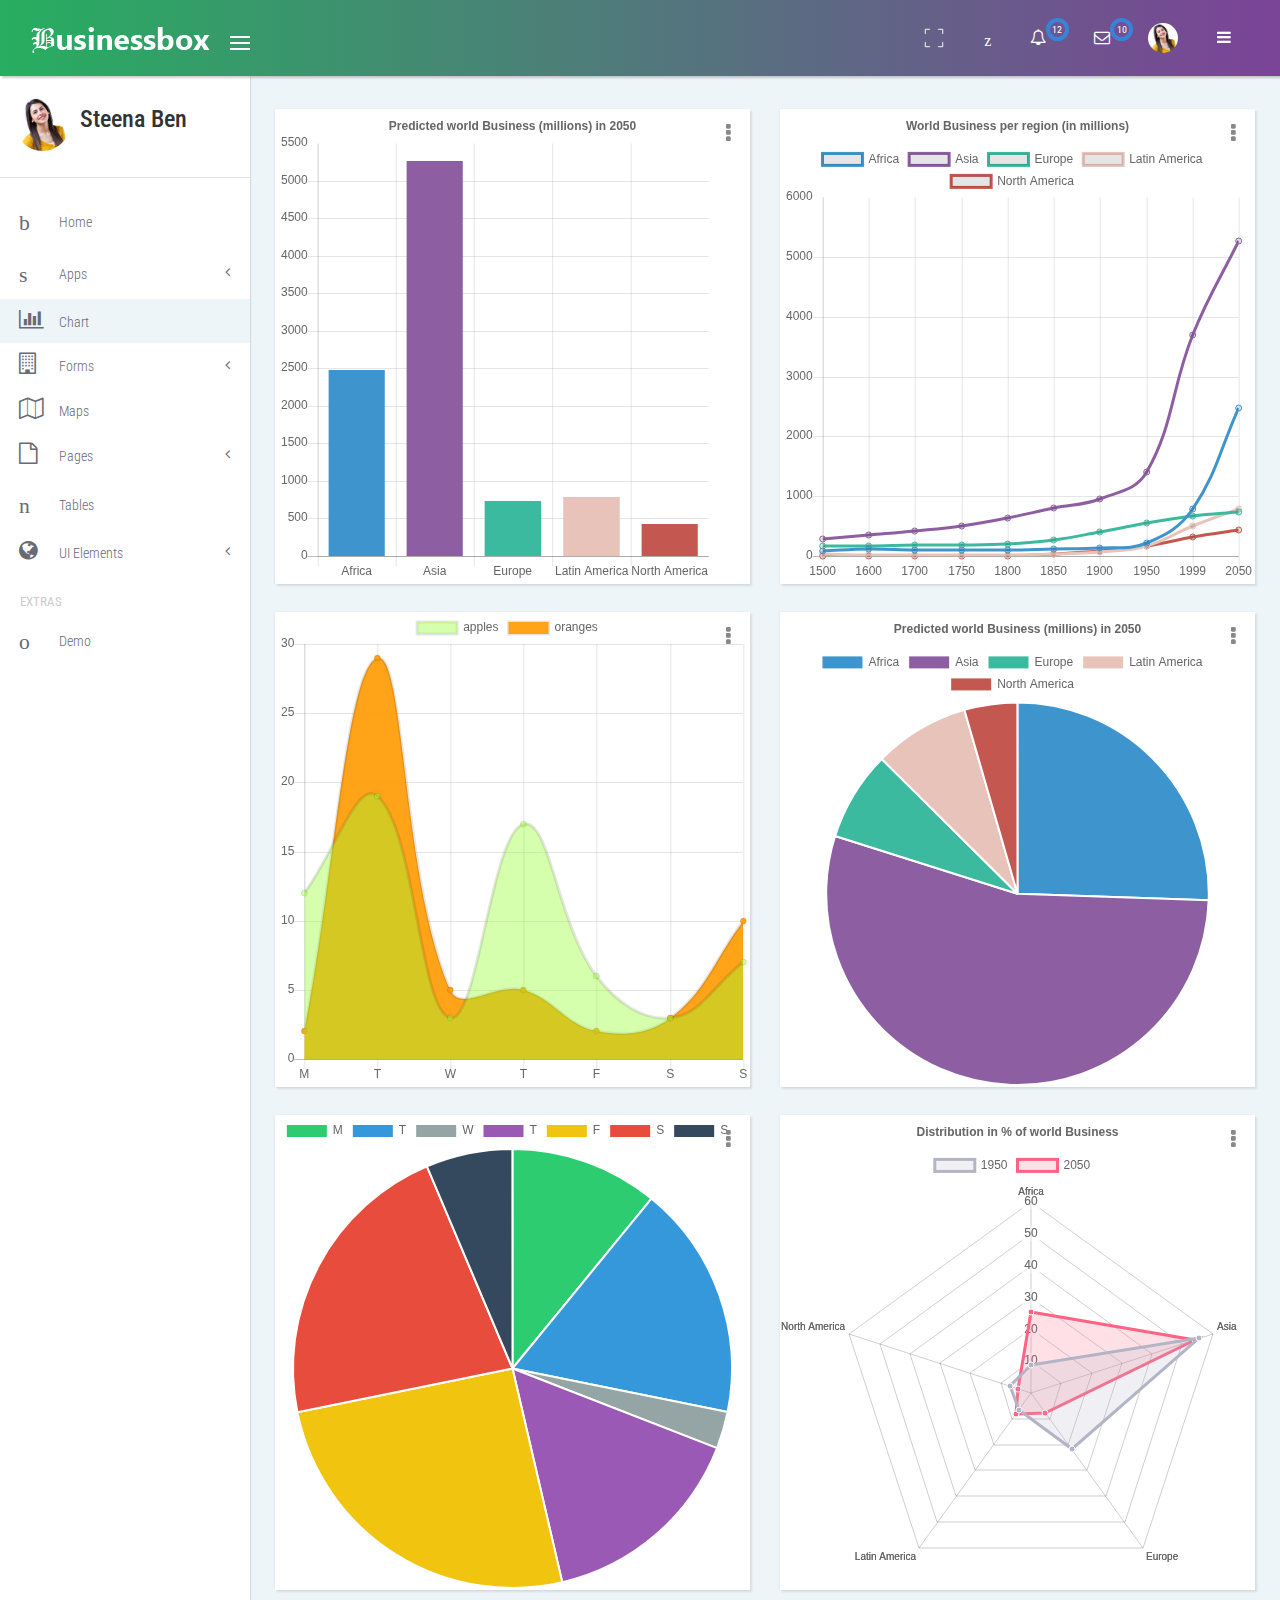
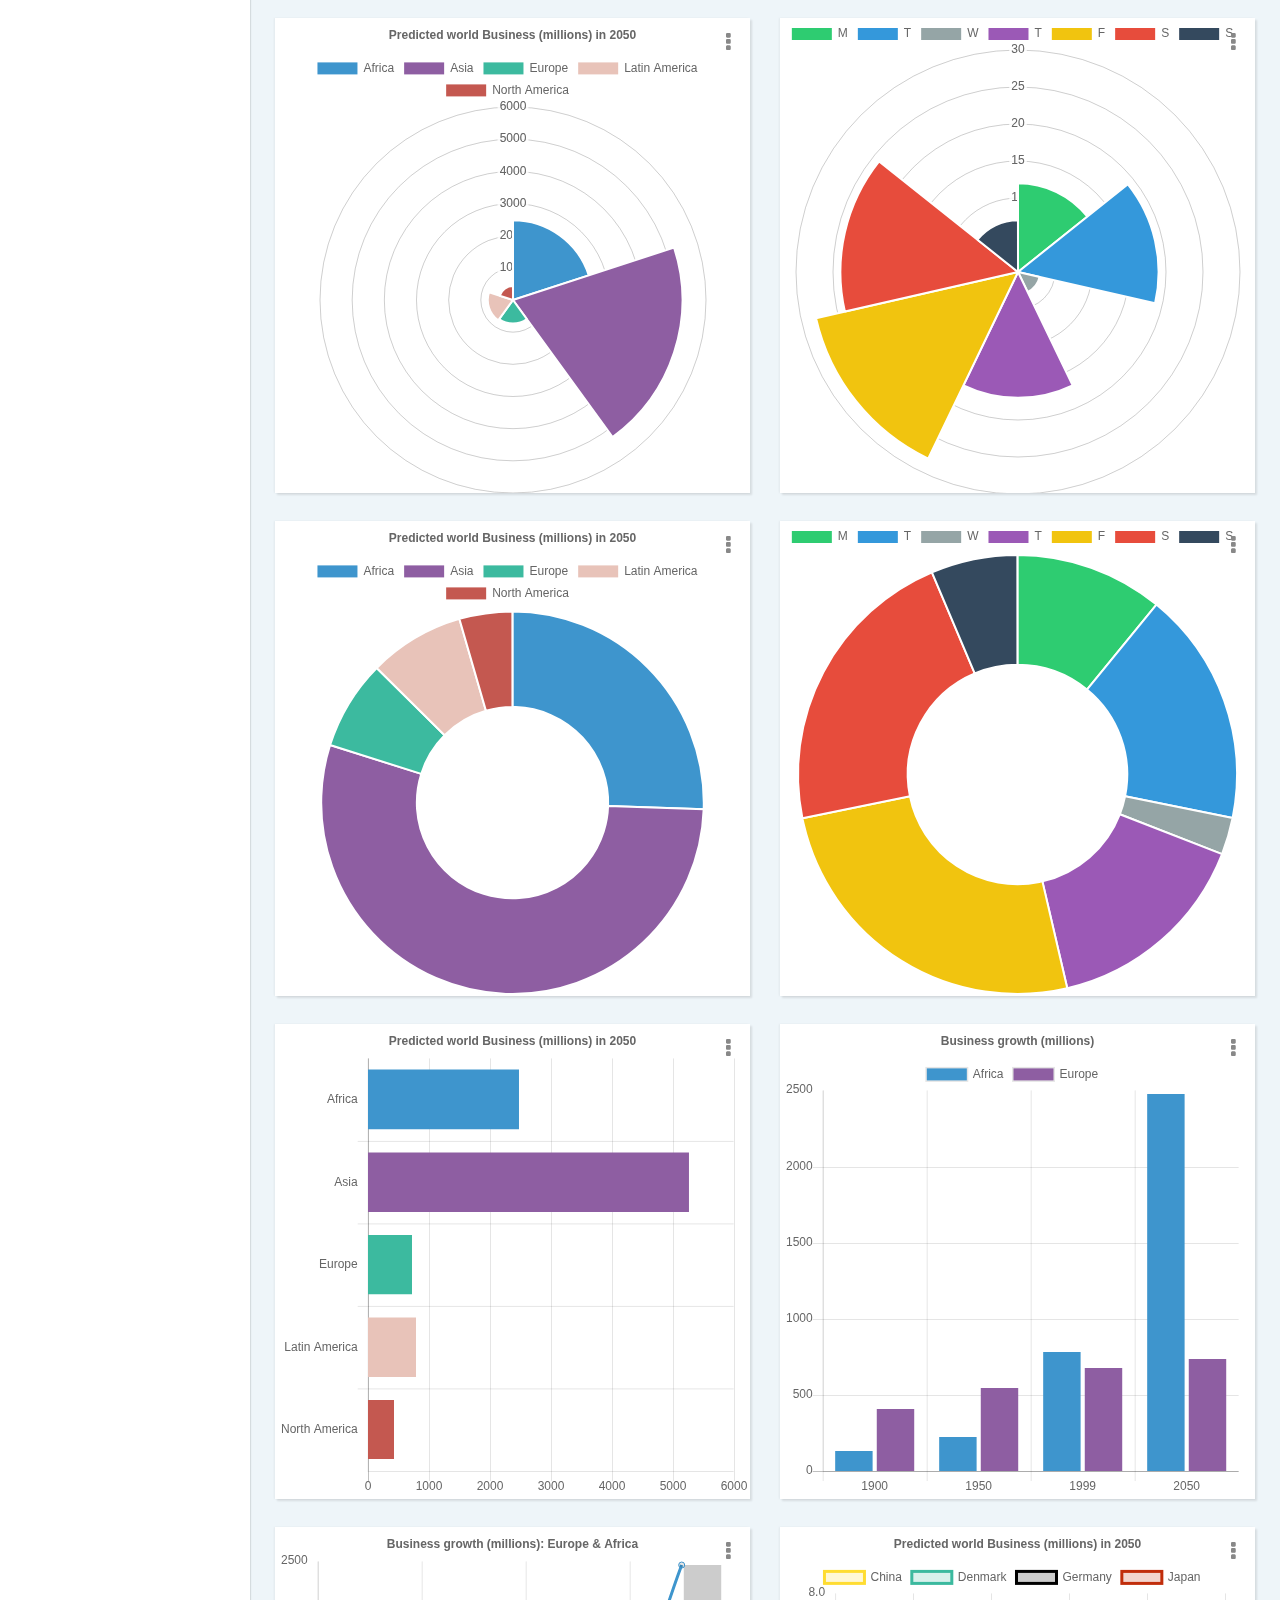
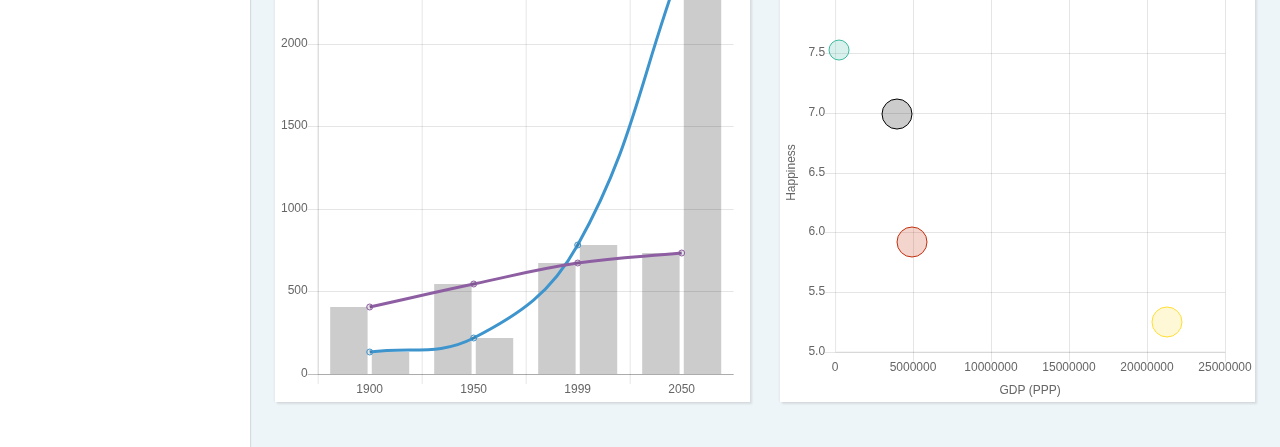
<file: admin/chart.html>
<!--
author: Boostraptheme
author URL: https://boostraptheme.com
License: Creative Commons Attribution 4.0 Unported
License URL: https://creativecommons.org/licenses/by/4.0/
-->

<!DOCTYPE html>
<html>

<head>
    
    <meta charset="utf-8">
    <meta http-equiv="X-UA-Compatible" content="IE=edge">
    <meta name="description" content="">
    <meta name="viewport" content="width=device-width, initial-scale=1">
    <meta name="robots" content="all,follow">

    <title>Bootstrap Admin Template </title>
    <link rel="shortcut icon" href="img/favicon.ico">
    
    <!-- global stylesheets -->
    <link href="https://fonts.googleapis.com/css?family=Roboto+Condensed" rel="stylesheet">
    <link rel="stylesheet" href="css/bootstrap.min.css">
    <link rel="stylesheet" href="font-awesome-4.7.0/css/font-awesome.min.css">
    <link rel="stylesheet" href="css/font-icon-style.css">
    <link rel="stylesheet" href="css/style.default.css" id="theme-stylesheet">

</head>

<body> 

<!--====================================================
                         MAIN NAVBAR
======================================================-->        
    <header class="header">
        <nav class="navbar navbar-expand-lg ">
            <div class="search-box">
                <button class="dismiss"><i class="icon-close"></i></button>
                <form id="searchForm" action="#" role="search">
                    <input type="search" placeholder="Search Now" class="form-control">
                </form>
            </div>
            <div class="container-fluid ">
                <div class="navbar-holder d-flex align-items-center justify-content-between">
                    <div class="navbar-header">
                        <a href="index.html" class="navbar-brand">
                            <div class="brand-text brand-big hidden-lg-down"><img src="img/logo-white.png" alt="Logo" class="img-fluid"></div>
                            <div class="brand-text brand-small"><img src="img/logo-icon.png" alt="Logo" class="img-fluid"></div>
                        </a>
                        <a id="toggle-btn" href="#" class="menu-btn active">
                            <span></span>
                            <span></span>
                            <span></span>
                        </a>
                    </div>
                </div>
                <ul class="nav-menu list-unstyled d-flex flex-md-row align-items-md-center">
                    <!-- Expand-->
                    <li class="nav-item d-flex align-items-center full_scr_exp"><a class="nav-link" href="#"><img src="img/expand.png" onclick="toggleFullScreen(document.body)" class="img-fluid" alt=""></a></li>
                    <!-- Search-->
                    <li class="nav-item d-flex align-items-center"><a id="search" class="nav-link" href="#"><i class="icon-search"></i></a></li>
                    <!-- Notifications-->
                    <li class="nav-item dropdown"> 
                        <a id="notifications" class="nav-link" rel="nofollow" data-target="#" href="#" data-toggle="dropdown" aria-haspopup="true" aria-expanded="false"><i class="fa fa-bell-o"></i><span class="noti-numb-bg"></span><span class="badge">12</span></a>
                        <ul aria-labelledby="notifications" class="dropdown-menu">
                            <li>
                                <a rel="nofollow" href="#" class="dropdown-item nav-link">
                                    <div class="notification">
                                        <div class="notification-content"><i class="fa fa-envelope bg-red"></i>You have 6 new messages </div>
                                        <div class="notification-time"><small>4 minutes ago</small></div>
                                    </div>
                                </a>
                            </li>
                            <li>
                                <a rel="nofollow" href="#" class="dropdown-item nav-link">
                                    <div class="notification">
                                        <div class="notification-content"><i class="fa fa-twitter bg-skyblue"></i>You have 2 followers</div>
                                        <div class="notification-time"><small>4 minutes ago</small></div>
                                    </div>
                                </a>
                            </li>
                            <li>
                                <a rel="nofollow" href="#" class="dropdown-item nav-link">
                                    <div class="notification">
                                        <div class="notification-content"><i class="fa fa-upload bg-blue"></i>Server Rebooted</div>
                                        <div class="notification-time"><small>4 minutes ago</small></div>
                                    </div>
                                </a>
                            </li>
                            <li>
                                <a rel="nofollow" href="#" class="dropdown-item nav-link">
                                    <div class="notification">
                                        <div class="notification-content"><i class="fa fa-twitter bg-skyblue"></i>You have 2 followers</div>
                                        <div class="notification-time"><small>10 minutes ago</small></div>
                                    </div>
                                </a>
                            </li>
                            <li><a rel="nofollow" href="#" class="dropdown-item all-notifications text-center"> <strong>view all notifications                                            </strong></a></li>
                        </ul>
                    </li>
                    <!-- Messages                        -->
                    <li class="nav-item dropdown"> <a id="messages" class="nav-link logout" rel="nofollow" data-target="#" href="#" data-toggle="dropdown" aria-haspopup="true" aria-expanded="false"><i class="fa fa-envelope-o"></i><span class="noti-numb-bg"></span><span class="badge">10</span></a>
                        <ul aria-labelledby="messages" class="dropdown-menu">
                            <li>
                                <a rel="nofollow" href="#" class="dropdown-item d-flex">
                                    <div class="msg-profile"> <img src="img/avatar-1.jpg" alt="..." class="img-fluid rounded-circle"></div>
                                    <div class="msg-body">
                                        <h3 class="h5 msg-nav-h3">Jason Doe</h3><span>Sent You Message</span>
                                    </div>
                                </a>
                            </li>
                            <li>
                                <a rel="nofollow" href="#" class="dropdown-item d-flex">
                                    <div class="msg-profile"> <img src="img/avatar-2.jpg" alt="..." class="img-fluid rounded-circle"></div>
                                    <div class="msg-body">
                                        <h3 class="h5 msg-nav-h3">Frank Williams</h3><span>Sent You Message</span>
                                    </div>
                                </a>
                            </li>
                            <li>
                                <a rel="nofollow" href="#" class="dropdown-item d-flex">
                                    <div class="msg-profile"> <img src="img/avatar-3.jpg" alt="..." class="img-fluid rounded-circle"></div>
                                    <div class="msg-body">
                                        <h3 class="h5 msg-nav-h3">Ashley Wood</h3><span>Sent You Message</span>
                                    </div>
                                </a>
                            </li>
                            <li><a rel="nofollow" href="#" class="dropdown-item all-notifications text-center"> <strong>Read all messages    </strong></a></li>
                        </ul>
                    </li> 
                    <li class="nav-item dropdown"><a id="profile" class="nav-link logout" data-target="#" href="#" data-toggle="dropdown" aria-haspopup="true" aria-expanded="false"><img src="img/avatar-1.jpg" alt="..." class="img-fluid rounded-circle" style="height: 30px; width: 30px;"></a>
                        <ul aria-labelledby="profile" class="dropdown-menu profile">
                            <li>
                                <a rel="nofollow" href="#" class="dropdown-item d-flex">
                                    <div class="msg-profile"> <img src="img/avatar-1.jpg" alt="..." class="img-fluid rounded-circle"></div>
                                    <div class="msg-body">
                                        <h3 class="h5">Steena Ben</h3><span>steenaben@Businessbox.com</span>
                                    </div>
                                </a>
                                <hr>
                            </li>
                            <li>
                                <a rel="nofollow" href="profile.html" class="dropdown-item">
                                    <div class="notification">
                                        <div class="notification-content"><i class="fa fa-user "></i>My Profile</div>
                                    </div>
                                </a>
                            </li>
                            <li>
                                <a rel="nofollow" href="profile.html" class="dropdown-item">
                                    <div class="notification">
                                        <div class="notification-content"><i class="fa fa-envelope-o"></i>Inbox</div> 
                                    </div>
                                </a>
                            </li>
                            <li>
                                <a rel="nofollow" href="profile.html" class="dropdown-item">
                                    <div class="notification">
                                        <div class="notification-content"><i class="fa fa-cog"></i>Setting</div>
                                    </div>
                                </a>
                                <hr>
                            </li>
                            <li>
                                <a rel="nofollow" href="profile.html" class="dropdown-item">
                                    <div class="notification">
                                        <div class="notification-content"><i class="fa fa-power-off"></i>Logout</div>
                                    </div>
                                </a> 
                            </li>
                        </ul>
                    </li>
                    <li class="nav-item d-flex align-items-center"><a id="menu-toggle-right" class="nav-link" href="#"><i class="fa fa-bars"></i></a></li>
                    <nav id="sidebar-wrapper">
                      <div class="sidebar-nav"> 
                        <div class="tab" role="tabpanel"> 
                            <ul class="nav nav-tabs" role="tablist">
                              <li class="nav-item ">
                                <a class="nav-link active" href="#live" role="tab" data-toggle="tab"><i class="fa fa-globe"></i> Live</a>
                              </li>
                              <li class="nav-item">
                                <a class="nav-link" href="#trend" role="tab" data-toggle="tab"><i class="fa fa-rocket"></i> Trending</a>
                              </li> 
                            </ul> 
                            <div class="tab-content tabs">
                              <div role="tabpanel" class="tab-pane fade show active" id="live">
                                <h3>Connect Live</h3>
                                <div class="content newsf-list">
                                    <ul class="list-unstyled">
                                        <li class="border border-primary">
                                            <a rel="nofollow " href="#" class=" d-flex">
                                                <div class="news-f-img"> <img src="img/avatar-2.jpg" alt="..." class="img-fluid rounded-circle"></div>
                                                <div class="msg-body">
                                                    <h6 class="h5 msg-nav-h6">New Innovation world</h6>
                                                    <small>Tech soft is great innovation for...</small>
                                                </div>
                                            </a>
                                        </li>
                                        <li class="border border-success">
                                            <a rel="nofollow" href="#" class=" d-flex">
                                                <div class="news-f-img"> <img src="img/avatar-3.jpg" alt="..." class="img-fluid rounded-circle"></div>
                                                <div class="msg-body">
                                                    <h6 class="h5 msg-nav-h6">Modified hand-cart</h6>
                                                    <small>The idea is to incorporate easy...</small>
                                                </div>
                                            </a>
                                        </li>
                                        <li class="border border-info">
                                            <a rel="nofollow" href="#" class=" d-flex">
                                                <div class="news-f-img"> <img src="img/avatar-4.jpg" alt="..." class="img-fluid rounded-circle"></div>
                                                <div class="msg-body">
                                                    <h6 class="h5 msg-nav-h6">Low cost Modern printer</h6>
                                                    <small>A dot matrix printer modified at...</small>
                                                </div>
                                            </a>
                                        </li>
                                        <li class="border border-primary">
                                            <a rel="nofollow" href="#" class=" d-flex">
                                                <div class="news-f-img"> <img src="img/avatar-1.jpg" alt="..." class="img-fluid rounded-circle"></div>
                                                <div class="msg-body">
                                                    <h6 class="h5 msg-nav-h6">Low cost Modern printer</h6>
                                                    <small>A dot matrix printer modified at...</small>
                                                </div>
                                            </a>
                                        </li>
                                        <li class="border border-success">
                                            <a rel="nofollow" href="#" class=" d-flex">
                                                <div class="news-f-img"> <img src="img/avatar-2.jpg" alt="..." class="img-fluid rounded-circle"></div>
                                                <div class="msg-body">
                                                    <h6 class="h5 msg-nav-h6">Low cost Modern printer</h6>
                                                    <small>A dot matrix printer modified at...</small>
                                                </div>
                                            </a>
                                        </li> 
                                        <li class="border border-info">
                                            <a rel="nofollow" href="#" class=" d-flex">
                                                <div class="news-f-img"> <img src="img/avatar-3.jpg" alt="..." class="img-fluid rounded-circle"></div>
                                                <div class="msg-body">
                                                    <h6 class="h5 msg-nav-h6">Low cost Modern printer</h6>
                                                    <small>A dot matrix printer modified at...</small>
                                                </div>
                                            </a>
                                        </li> 
                                    </ul>
                                </div>
                              </div>
                              <div role="tabpanel" class="tab-pane fade" id="trend">
                                <div class="card card-c2" style="box-shadow: 0 0 0;">
                                    <div class="header">
                                        <h3 class="title">Trending Items</h3>
                                        <p class="category">Last Campaign Performance</p>
                                    </div>
                                    <div class="content">
                                        <canvas class="ct-chart" id="myChart-nav" height="250"></canvas>
                                        <div class="footer">
                                            <div class="legend">
                                                <i class="fa fa-circle text-info"></i> Open
                                                <i class="fa fa-circle text-danger"></i> Bounce
                                                <i class="fa fa-circle text-warning"></i> Unsubscribe
                                            </div>
                                            <hr>
                                            <div class="stats">
                                                <i class="fa fa-clock-o"></i> Campaign sent 2 days ago
                                            </div>
                                        </div>
                                    </div>
                                </div>
                              </div>
                           </div>
                      </div>
                    </nav>
                </ul> 
            </div>
        </nav>
    </header>

<!--====================================================
                        PAGE CONTENT
======================================================-->
    <div class="page-content d-flex align-items-stretch">

        <!--***** SIDE NAVBAR *****-->
        <nav class="side-navbar">
            <div class="sidebar-header d-flex align-items-center">
                <div class="avatar"><img src="img/avatar-1.jpg" alt="..." class="img-fluid rounded-circle"></div>
                <div class="title">
                    <h1 class="h4">Steena Ben</h1>
                </div>
            </div>
            <hr>
            <!-- Sidebar Navidation Menus-->
            <ul class="list-unstyled">
                <li> <a href="index.html"><i class="icon-home"></i>Home</a></li>
                <li><a href="#apps" aria-expanded="false" data-toggle="collapse"> <i class="icon-interface-windows"></i>Apps </a>
                    <ul id="apps" class="collapse list-unstyled">
                        <li><a href="calendar.html">Calendar</a></li> 
                        <li><a href="email.html">Email</a></li> 
                        <li><a href="media.html">Media</a></li> 
                        <li><a href="invoice.html">Invoice</a></li> 
                    </ul>
                </li>
                <li class="active"> <a href="chart.html"> <i class="fa fa-bar-chart"></i>Chart </a></li>
                <li><a href="#forms" aria-expanded="false" data-toggle="collapse"> <i class="fa fa-building-o"></i>Forms </a>
                    <ul id="forms" class="collapse list-unstyled">
                        <li><a href="basic-form.html">Basic Form</a></li> 
                        <li><a href="form-layouts.html">Form Layouts</a></li> 
                    </ul>
                </li>
                <li> <a href="maps.html"> <i class="fa fa-map-o"></i>Maps </a></li>
                <li><a href="#pages" aria-expanded="false" data-toggle="collapse"> <i class="fa fa-file-o"></i>Pages </a>
                    <ul id="pages" class="collapse list-unstyled">
                        <li><a href="faq.html">FAQ</a></li> 
                        <li><a href="empty.html">Empty</a></li> 
                        <li><a href="gallery.html">Gallery</a></li> 
                        <li><a href="login.html">Log In</a></li> 
                        <li><a href="register.html">Register</a></li> 
                        <li><a href="search-result.html">Search Result</a></li> 
                        <li><a href="404.html">404</a></li> 
                    </ul>
                </li>
                <li> <a href="tables.html"> <i class="icon-grid"></i>Tables </a></li> 
                <li><a href="#elements" aria-expanded="false" data-toggle="collapse"> <i class="fa fa-globe"></i>UI Elements </a>
                    <ul id="elements" class="collapse list-unstyled">
                        <li><a href="ui-buttons.html">Buttons</a></li> 
                        <li><a href="ui-cards.html">Cards</a></li> 
                        <li><a href="ui-progressbars.html">Progress Bar</a></li> 
                        <li><a href="ui-timeline.html">Timeline</a></li>  
                    </ul>
                </li>
            </ul><span class="heading">Extras</span>
            <ul class="list-unstyled"> 
                <li> <a href="#"> <i class="icon-picture"></i>Demo </a></li>
            </ul>
        </nav>

        <div class="content-inner chart-cont">

            <!--***** CHART *****-->     
            <div class="row">
                <div class="col-md-6 mt-2">
                    <div class="card">
                    <div class="dropdown pull-right menu-sett-card" > 
                            <a id="notifications" class="nav-link" rel="nofollow" data-target="#" href="#" data-toggle="dropdown" aria-haspopup="true" aria-expanded="false">
                                <i class="fa fa-ellipsis-v men"></i> 
                            </a>
                            <ul aria-labelledby="notifications" class="dropdown-menu">
                                <li>
                                    <a rel="nofollow" href="#" class="dropdown-item nav-link">Edit</a>
                                </li>
                                <li>
                                    <a rel="nofollow" href="#" class="dropdown-item nav-link">FAQ</a>
                                </li>
                                <li>
                                    <a rel="nofollow" href="#" class="dropdown-item nav-link">Support</a>
                                </li> 
                            </ul>
                        </div> 
                        <div class="card-block">
                            <canvas id="bar-chart" width="400" height="400"></canvas>
                        </div>
                    </div>
                </div>
               
                <div class="col-md-6 mt-2">
                    <div class="card">
                        <div class="dropdown pull-right menu-sett-card" > 
                            <a id="notifications" class="nav-link" rel="nofollow" data-target="#" href="#" data-toggle="dropdown" aria-haspopup="true" aria-expanded="false">
                                <i class="fa fa-ellipsis-v men"></i> 
                            </a>
                            <ul aria-labelledby="notifications" class="dropdown-menu">
                                <li>
                                    <a rel="nofollow" href="#" class="dropdown-item nav-link">Edit</a>
                                </li>
                                <li>
                                    <a rel="nofollow" href="#" class="dropdown-item nav-link">FAQ</a>
                                </li>
                                <li>
                                    <a rel="nofollow" href="#" class="dropdown-item nav-link">Support</a>
                                </li> 
                            </ul>
                        </div>
                        <div class="card-block">
                            <canvas id="line-chart" width="400" height="400"></canvas>
                        </div>
                    </div>
                </div>

                <div class="col-md-6 mt-2">
                    <div class="card">
                        <div class="dropdown pull-right menu-sett-card" > 
                            <a id="notifications" class="nav-link" rel="nofollow" data-target="#" href="#" data-toggle="dropdown" aria-haspopup="true" aria-expanded="false">
                                <i class="fa fa-ellipsis-v men"></i> 
                            </a>
                            <ul aria-labelledby="notifications" class="dropdown-menu">
                                <li>
                                    <a rel="nofollow" href="#" class="dropdown-item nav-link">Edit</a>
                                </li>
                                <li>
                                    <a rel="nofollow" href="#" class="dropdown-item nav-link">FAQ</a>
                                </li>
                                <li>
                                    <a rel="nofollow" href="#" class="dropdown-item nav-link">Support</a>
                                </li> 
                            </ul>
                        </div>
                        <div class="card-block">
                            <canvas id="line-chart-2D" width="400" height="400"></canvas>
                        </div>
                    </div>
                </div>

                <div class="col-md-6 mt-2">
                    <div class="card">
                        <div class="dropdown pull-right menu-sett-card" > 
                            <a id="notifications" class="nav-link" rel="nofollow" data-target="#" href="#" data-toggle="dropdown" aria-haspopup="true" aria-expanded="false">
                                <i class="fa fa-ellipsis-v men"></i> 
                            </a>
                            <ul aria-labelledby="notifications" class="dropdown-menu">
                                <li>
                                    <a rel="nofollow" href="#" class="dropdown-item nav-link">Edit</a>
                                </li>
                                <li>
                                    <a rel="nofollow" href="#" class="dropdown-item nav-link">FAQ</a>
                                </li>
                                <li>
                                    <a rel="nofollow" href="#" class="dropdown-item nav-link">Support</a>
                                </li> 
                            </ul>
                        </div>
                        <div class="card-block">
                            <canvas id="pie-chart1" width="400" height="400"></canvas>
                        </div>
                    </div>
                </div>

                <div class="col-md-6 mt-2">
                    <div class="card">
                        <div class="dropdown pull-right menu-sett-card" > 
                            <a id="notifications" class="nav-link" rel="nofollow" data-target="#" href="#" data-toggle="dropdown" aria-haspopup="true" aria-expanded="false">
                                <i class="fa fa-ellipsis-v men"></i> 
                            </a>
                            <ul aria-labelledby="notifications" class="dropdown-menu">
                                <li>
                                    <a rel="nofollow" href="#" class="dropdown-item nav-link">Edit</a>
                                </li>
                                <li>
                                    <a rel="nofollow" href="#" class="dropdown-item nav-link">FAQ</a>
                                </li>
                                <li>
                                    <a rel="nofollow" href="#" class="dropdown-item nav-link">Support</a>
                                </li> 
                            </ul>
                        </div>
                        <div class="card-block">
                            <canvas id="pie-chart2" width="400" height="400"></canvas>
                        </div>
                    </div>
                </div>

                <div class="col-md-6 mt-2">
                    <div class="card">
                        <div class="dropdown pull-right menu-sett-card" > 
                            <a id="notifications" class="nav-link" rel="nofollow" data-target="#" href="#" data-toggle="dropdown" aria-haspopup="true" aria-expanded="false">
                                <i class="fa fa-ellipsis-v men"></i> 
                            </a>
                            <ul aria-labelledby="notifications" class="dropdown-menu">
                                <li>
                                    <a rel="nofollow" href="#" class="dropdown-item nav-link">Edit</a>
                                </li>
                                <li>
                                    <a rel="nofollow" href="#" class="dropdown-item nav-link">FAQ</a>
                                </li>
                                <li>
                                    <a rel="nofollow" href="#" class="dropdown-item nav-link">Support</a>
                                </li> 
                            </ul>
                        </div>
                        <div class="card-block">
                            <canvas id="radar-chart" width="400" height="400"></canvas>
                        </div>
                    </div>
                </div>

                <div class="col-md-6 mt-2">
                    <div class="card">
                        <div class="dropdown pull-right menu-sett-card" > 
                            <a id="notifications" class="nav-link" rel="nofollow" data-target="#" href="#" data-toggle="dropdown" aria-haspopup="true" aria-expanded="false">
                                <i class="fa fa-ellipsis-v men"></i> 
                            </a>
                            <ul aria-labelledby="notifications" class="dropdown-menu">
                                <li>
                                    <a rel="nofollow" href="#" class="dropdown-item nav-link">Edit</a>
                                </li>
                                <li>
                                    <a rel="nofollow" href="#" class="dropdown-item nav-link">FAQ</a>
                                </li>
                                <li>
                                    <a rel="nofollow" href="#" class="dropdown-item nav-link">Support</a>
                                </li> 
                            </ul>
                        </div>
                        <div class="card-block">
                            <canvas id="polar-chart1" width="400" height="400"></canvas>
                        </div>
                    </div>
                </div>

                <div class="col-md-6 mt-2">
                    <div class="card">
                        <div class="dropdown pull-right menu-sett-card" > 
                            <a id="notifications" class="nav-link" rel="nofollow" data-target="#" href="#" data-toggle="dropdown" aria-haspopup="true" aria-expanded="false">
                                <i class="fa fa-ellipsis-v men"></i> 
                            </a>
                            <ul aria-labelledby="notifications" class="dropdown-menu">
                                <li>
                                    <a rel="nofollow" href="#" class="dropdown-item nav-link">Edit</a>
                                </li>
                                <li>
                                    <a rel="nofollow" href="#" class="dropdown-item nav-link">FAQ</a>
                                </li>
                                <li>
                                    <a rel="nofollow" href="#" class="dropdown-item nav-link">Support</a>
                                </li> 
                            </ul>
                        </div>
                        <div class="card-block">
                            <canvas id="polar-chart2" width="400" height="400"></canvas>
                        </div>
                    </div>
                </div>

                <div class="col-md-6 mt-2">
                    <div class="card">
                        <div class="dropdown pull-right menu-sett-card" > 
                            <a id="notifications" class="nav-link" rel="nofollow" data-target="#" href="#" data-toggle="dropdown" aria-haspopup="true" aria-expanded="false">
                                <i class="fa fa-ellipsis-v men"></i> 
                            </a>
                            <ul aria-labelledby="notifications" class="dropdown-menu">
                                <li>
                                    <a rel="nofollow" href="#" class="dropdown-item nav-link">Edit</a>
                                </li>
                                <li>
                                    <a rel="nofollow" href="#" class="dropdown-item nav-link">FAQ</a>
                                </li>
                                <li>
                                    <a rel="nofollow" href="#" class="dropdown-item nav-link">Support</a>
                                </li> 
                            </ul>
                        </div>
                        <div class="card-block">
                            <canvas id="doughnut-chart1" width="400" height="400"></canvas>
                        </div>
                    </div>
                </div>

                <div class="col-md-6 mt-2">
                    <div class="card">
                        <div class="dropdown pull-right menu-sett-card" > 
                            <a id="notifications" class="nav-link" rel="nofollow" data-target="#" href="#" data-toggle="dropdown" aria-haspopup="true" aria-expanded="false">
                                <i class="fa fa-ellipsis-v men"></i> 
                            </a>
                            <ul aria-labelledby="notifications" class="dropdown-menu">
                                <li>
                                    <a rel="nofollow" href="#" class="dropdown-item nav-link">Edit</a>
                                </li>
                                <li>
                                    <a rel="nofollow" href="#" class="dropdown-item nav-link">FAQ</a>
                                </li>
                                <li>
                                    <a rel="nofollow" href="#" class="dropdown-item nav-link">Support</a>
                                </li> 
                            </ul>
                        </div>
                        <div class="card-block">
                            <canvas id="doughnut-chart2" width="400" height="400"></canvas>
                        </div>
                    </div>
                </div>

                <div class="col-md-6 mt-2">
                    <div class="card">
                        <div class="dropdown pull-right menu-sett-card" > 
                            <a id="notifications" class="nav-link" rel="nofollow" data-target="#" href="#" data-toggle="dropdown" aria-haspopup="true" aria-expanded="false">
                                <i class="fa fa-ellipsis-v men"></i> 
                            </a>
                            <ul aria-labelledby="notifications" class="dropdown-menu">
                                <li>
                                    <a rel="nofollow" href="#" class="dropdown-item nav-link">Edit</a>
                                </li>
                                <li>
                                    <a rel="nofollow" href="#" class="dropdown-item nav-link">FAQ</a>
                                </li>
                                <li>
                                    <a rel="nofollow" href="#" class="dropdown-item nav-link">Support</a>
                                </li> 
                            </ul>
                        </div>
                        <div class="card-block">
                            <canvas id="bar-chart-horizontal" width="400" height="400"></canvas>
                        </div>
                    </div>
                </div>

                <div class="col-md-6 mt-2">
                    <div class="card">
                        <div class="dropdown pull-right menu-sett-card" > 
                            <a id="notifications" class="nav-link" rel="nofollow" data-target="#" href="#" data-toggle="dropdown" aria-haspopup="true" aria-expanded="false">
                                <i class="fa fa-ellipsis-v men"></i> 
                            </a>
                            <ul aria-labelledby="notifications" class="dropdown-menu">
                                <li>
                                    <a rel="nofollow" href="#" class="dropdown-item nav-link">Edit</a>
                                </li>
                                <li>
                                    <a rel="nofollow" href="#" class="dropdown-item nav-link">FAQ</a>
                                </li>
                                <li>
                                    <a rel="nofollow" href="#" class="dropdown-item nav-link">Support</a>
                                </li> 
                            </ul>
                        </div>
                        <div class="card-block">
                            <canvas id="bar-chart-grouped" width="400" height="400"></canvas>
                        </div>
                    </div>
                </div>

                <div class="col-md-6 mt-2">
                    <div class="card">
                        <div class="dropdown pull-right menu-sett-card" > 
                            <a id="notifications" class="nav-link" rel="nofollow" data-target="#" href="#" data-toggle="dropdown" aria-haspopup="true" aria-expanded="false">
                                <i class="fa fa-ellipsis-v men"></i> 
                            </a>
                            <ul aria-labelledby="notifications" class="dropdown-menu">
                                <li>
                                    <a rel="nofollow" href="#" class="dropdown-item nav-link">Edit</a>
                                </li>
                                <li>
                                    <a rel="nofollow" href="#" class="dropdown-item nav-link">FAQ</a>
                                </li>
                                <li>
                                    <a rel="nofollow" href="#" class="dropdown-item nav-link">Support</a>
                                </li> 
                            </ul>
                        </div>
                        <div class="card-block">
                            <canvas id="mixed-chart" width="400" height="400"></canvas>
                        </div>
                    </div>
                </div>

                <div class="col-md-6 mt-2">
                    <div class="card">
                        <div class="dropdown pull-right menu-sett-card" > 
                            <a id="notifications" class="nav-link" rel="nofollow" data-target="#" href="#" data-toggle="dropdown" aria-haspopup="true" aria-expanded="false">
                                <i class="fa fa-ellipsis-v men"></i> 
                            </a>
                            <ul aria-labelledby="notifications" class="dropdown-menu">
                                <li>
                                    <a rel="nofollow" href="#" class="dropdown-item nav-link">Edit</a>
                                </li>
                                <li>
                                    <a rel="nofollow" href="#" class="dropdown-item nav-link">FAQ</a>
                                </li>
                                <li>
                                    <a rel="nofollow" href="#" class="dropdown-item nav-link">Support</a>
                                </li> 
                            </ul>
                        </div>
                        <div class="card-block">
                            <canvas id="bubble-chart" width="400" height="400"></canvas>
                        </div>
                    </div>
                </div>
            </div> 

        </div>
    </div> 

    <!--Global Javascript -->
    <script src="js/jquery.min.js"></script>
    <script src="js/popper/popper.min.js"></script>
    <script src="js/tether.min.js"></script>
    <script src="js/bootstrap.min.js"></script>
    <script src="js/jquery.cookie.js"></script>
    <script src="js/jquery.validate.min.js"></script> 
    <script src="js/chart.min.js"></script>  
    <script src="js/front.js"></script> 

    <!--Core Javascript -->
    <script src="js/chart-page.js"></script>
    <script>
        new Chart(document.getElementById("myChart-nav").getContext('2d'), {
          type: 'doughnut',
          data: {
            labels: ["M", "T", "W", "T", "F", "S", "S"],
            datasets: [{
              backgroundColor: [
                "#2ecc71",
                "#3498db",
                "#95a5a6",
                "#9b59b6",
                "#f1c40f",
                "#e74c3c",
                "#34495e"
              ],
              data: [12, 19, 3, 17, 28, 24, 7]
            }]
          },
          options: {
              legend: { display: false },
              title: {
                display: true,
                text: ''
               } 
            }
        });
    </script>
    
</body>

</html>
</file>
<file: css/style.css>
/*====================================================
                DEFAULT VALUES:

                Font Family                 : Roboto Condensed
                
                Greenish Blue               : #27AE60       (Buttons, Icons, Links, Lines & Backgrounds)
                Steel Gray                  : #41464b       (Headings)
                light Gray                  : #61666b       (Heading Second)
                Gray                        : #717171       (Paragraphs)
                Gray extra light            : #f5f5f5       (Content Background)
                White                       : #fff          (Text With Black Backgrounds)
                Black                       : #000 

======================================================*/

@import url('https://fonts.googleapis.com/css?family=Hind:400,600');

/* General CSS */

html,
body {
    height: 100%;
}

body {
    font-family: 'Hind', sans-serif;
}

h1,
h2,
h3,
h4,
h5 {
    font-family: 'Roboto', sans-serif;
    color: #41464b;
    text-transform: uppercase;
}

a {
    font-family: 'Hind', sans-serif;
    color: #27ae60;
}

p {
    font-family: 'Hind', sans-serif;
    color: #64707b;
    font-size: 15px;
    font-weight: 300;
}

@media (min-width: 1600px) {
    p {
        font-family: 'Hind', sans-serif;
        color: #64707b;
        font-size: 16px;
        font-weight: 300;
    }
}

@media (max-width: 772px) {
    h2 {
        font-size: 1.5rem;
    }
}

/*====================================================
                       NAVIGATION
======================================================*/

/*Top Navbar*/

.top-menubar-nav {
    display: none;
}

header .topmenu {
    background: #f0f0f0;
    border-top: solid 1px #f0f0f0;
    border-bottom: solid 1px #f0f0f0;
}

/*Top Contacts*/

header .topmenu ul {
    margin: 0;
}

header .topmenu .top-contacts {
    line-height: 25px;
}

header .topmenu .top-contacts li {
    color: #666;
    padding: 5px 0;
    font-size: 12px;
    margin-right: 15px;
    display: inline-block;
}

header .topmenu .top-contacts li a {
    color: #666;
}

header .topmenu .top-contacts i {
    color: #999;
    font-size: 13px;
    margin-right: 3px;
}

/*Top Data*/

header .topmenu .top-data {
    text-align: right;
}

header .topmenu .top-data li {
    padding: 5px 11px;
    margin-left: -4px;
    display: inline-block;
    border-right: solid 1px #eee;
}

header .topmenu .top-data li:first-child {
    margin-left: 0;
    border-left: solid 1px #eee;
}

header .topmenu .top-data li a {
    font-size: 12px;
}

header .topmenu .top-data li a:hover {
    text-decoration: none;
}

.top-social {
    height: 25px;
    line-height: 25px;
    text-align: center;
    width: 25px;
    border-radius: 50%;
    background: #fff;
}

header .topmenu .top-data li i.top-social.fa-facebook,
.social-icon-f li i.top-social.fa-facebook {
    border: 2px solid #4267b2;
    color: #4267b2;
}

header .topmenu .top-data li i.top-social.fa-facebook:hover,
.social-icon-f li i.top-social.fa-facebook:hover {
    background: #4267b2;
    color: #fff;
}

header .topmenu .top-data li i.top-social.fa-twitter,
.social-icon-f li i.top-social.fa-twitter {
    border: 2px solid #4ab3f4;
    color: #4ab3f4;
}

header .topmenu .top-data li i.top-social.fa-twitter:hover,
.social-icon-f li i.top-social.fa-twitter:hover {
    background: #4ab3f4;
    color: #fff;
}

header .topmenu .top-data li i.top-social.fa-google-plus,
.social-icon-f li i.top-social.fa-google-plus {
    border: 2px solid #e24343;
    color: #e24343;
}

header .topmenu .top-data li i.top-social.fa-google-plus:hover,
.social-icon-f li i.top-social.fa-google-plus:hover {
    background: #e24343;
    color: #fff;
}

header .topmenu .top-data li a.log-top {
    text-decoration: none;
    font-size: 15px;
    font-weight: 700;
    color: #888;
}

header .topmenu .top-data li a.log-top:hover {
    color: #555;
}

/*Responsive Topbar*/

@media (max-width: 991px) {
    header .topmenu ul {
        text-align: center !important;
    }

    header .topmenu .top-data li {
        top: 1px;
        padding: 6px 10px;
        margin-left: -5px;
        position: relative;
        border: solid 1px #eee;
    }
}

/*Navbar*/
.affix {
    position: fixed;
    top: 0;
    right: 0;
    left: 0;
    z-index: 1030;
    box-shadow: 0px 0.5px 4px #c3c2c2;
}

.navbar {
    padding: 0;
    -webkit-transition: all 0.5s ease-in-out;
    transition: all 0.5s ease-in-out;
    background: #fff;
}

.navbar-header {
    padding-left: 85px;
}

.justify-content-end {
    padding-right: 85px;
}

.navbar-nav {
    float: right;
}

.navbar-nav > li {
    height: 65px;
    line-height: 65px;
    border-bottom: 3px solid rgba(0, 0, 0, 0);
    transition: all 0.5s ease-in-out;
}

.navbar-nav > li:hover,
.navbar-nav > li:active {
    border-bottom: 2px solid #27ae60;
    background: #f0f0f0;
}

.navbar-nav > li > a {
    color: #808282 !important;
    font-size: 14.5px;
    font-weight: 700;
    font-family: 'hine', sans-serif;
    text-transform: uppercase;
    letter-spacing: 1px;
    margin: 0 10px;
}

.navbar-nav > li > a:hover,
.navbar-nav > li > a:active {
    color: #27ae60 !important;
}

/*This is item search bar*/

.navbar-nav li > .search {
    color: #aaa;
    cursor: pointer;
    font-size: 15px;
    z-index: 0;
    min-width: 30px;
    margin-top: 3px;
    padding: 28px 0;
    text-align: center;
    display: inline-block;
}

.navbar-nav li > .search:hover {
    color: #27ae60;
}

.navbar .search-open {
    right: 0;
    top: 65px;
    display: none;
    height: 50px;
    padding: 4px;
    position: absolute;
    background: #fff;
    box-shadow: 0 0 3px #ddd;
    z-index: 1001;
}

.navbar .search-open input,
.navbar .search-open span {
    height: 40px;
    border-color: #27ae60;
    line-height: 50px;
}

.navbar .search-open span {
    background: #27ae60;
    color: #fff;
}

.navbar-toggle {
    background-color: rgba(0, 0, 0, 0.1);
    border: 1px solid #fff;
    border-radius: 0;
}

.navbar-toggle .navbar-toggler-icon {
    background-color: #fff !important;
}

.navbar-collapse {
    max-height: none !important;
}

.vesco-top-nav ul.navbar-nav > li > a.active {
    color: #27ae60 !important;
}

@media (min-width: 992px) {
    .navbar-expand-lg .navbar-nav .dropdown-menu.mega-menu {
        position: absolute;
        left: -280px;
    }

    .dropdown-cust.mega-menu .dropdown-item {
        border-right: 1px solid #e0e0e0;
    }

    .dropdown-cust.mega-menu {
        margin-top: 0px;
        min-width: 450px;
        padding: 0;
        border-top: 2px solid #27ae60;
        border-left: 2px solid rgba(1, 1, 1, 0);
        border-right: 2px solid rgba(1, 1, 1, 0);
        border-bottom: 2px solid #27ae60;
        border-radius: 0;
    }
}

@media (min-width: 992px) and (max-width: 1200px) {
    .navbar-expand-lg .navbar-nav .dropdown-menu.mega-menu {
        position: absolute;
        left: -300px;
    }
}

.dropdown-cust {
    margin-top: 0px;
    min-width: 220px;
    padding: 0;
    border-top: 2px solid #27ae60;
    border-left: 2px solid rgba(1, 1, 1, 0);
    border-right: 2px solid rgba(1, 1, 1, 0);
    border-bottom: 2px solid #27ae60;
    border-radius: 0;
}

.dropdown-cust .dropdown-item {
    display: block;
    width: 100%;
    padding: 0px 1rem;
    margin: 0px;
    height: 40px;
    line-height: 40px;
    font-size: 14px;
    clear: both;
    font-weight: 400;
    color: #61666b;
    text-align: inherit;
    white-space: nowrap;
    text-transform: uppercase;
    background: 0 0;
    border-bottom: 1px solid #e0e0e0;
}

.dropdown-cust .dropdown-item:hover,
.dropdown-cust .dropdown-item.active {
    background: #f0f0f0;
}

.dropdown-cust.mega-menu .mega-menu-img img {
}

@media (max-width: 991px) {
    .navbar > .container .navbar-nav {
        float: left;
        border-top: 1px solid #ddd;
        width: 100%;
    }

    .navbar > .container .navbar-brand,
    .navbar > .container-fluid .navbar-brand {
        padding: 12px 0px;
        margin-left: -10px;
    }

    .navbar-toggle {
        margin-right: 0;
    }

    .navbar .search-open {
        width: 100%;
    }

    .navbar-nav > li {
        height: auto;
        line-height: 35px;
        border-bottom: 3px solid rgba(0, 0, 0, 0);
        transition: all 0.5s ease-in-out;
        border-bottom: 1px solid #ddd;
    }

    .navbar-nav > li.active,
    .navbar-nav > li:hover,
    .navbar-nav > li:active {
        border-bottom: 2px solid #ddd;
        background: #f0f0f0;
    }

    .navbar li > .search {
        display: none;
    }

    .navbar .search-open {
        right: 0;
        top: 0;
        display: block;
        height: auto;
        line-height: 50px;
        padding: 4px;
        position: relative;
        box-shadow: none;
        background: none;
        z-index: 1;
    }

    .dropdown-cust {
        margin-top: -2px;
        min-width: 220px;
        padding: 0;
        border-left: 2px solid rgba(1, 1, 1, 0);
        border-right: 2px solid rgba(1, 1, 1, 0);
        border-bottom: 2px solid #27ae60;
        border-radius: 0;
        z-index: 0;
        overflow: hidden;
    }
}

@media (max-width: 767px) {
    .affix {
        position: absolute;
        top: 0;
        right: 0;
        left: 0;
        z-index: 1030;
        box-shadow: 0px 0.5px 4px #c3c2c2;
    }

    .top-menubar {
        display: none;
    }

    .container {
        max-width: 100%;
    }

    .navbar > .container .navbar-brand,
    .navbar > .container .navbar-toggler,
    .navbar > .container-fluid .navbar-brand {
        margin: 8px 10px;
    }

    .navbar > .container .navbar-brand,
    .navbar > .container-fluid .navbar-brand {
        padding: 8px 0px;
    }

    .navbar-nav > li {
        line-height: 25px;
        padding: 0 20px;
        border-bottom: 3px solid rgba(0, 0, 0, 0);
        transition: all 0.5s ease-in-out;
        border-bottom: 1px solid #ddd;
    }

    .navbar-nav > li.dropdown .dropdown-menu {
        margin-bottom: 15px;
    }

    .top-menubar-nav {
        display: block;
    }
}

@media (min-width: 1600px) {
    .dropdown-cust .dropdown-item {
        font-size: 15px;
    }
}

/*====================================================
                  BUTTON (Generic)
======================================================*/

.btn-general {
    background-color: transparent;
    text-align: center;
    border-width: 1px;
    border-radius: 0px;
    font-size: 16px;
    padding: 10px 15px;
    font-weight: 400;
    text-transform: uppercase;
}

.btn-white {
    border-color: #27ae60;
    background-color: #27ae60;
    color: #fff;
}

.btn-white:hover,
.btn-white:focus {
    background-color: transparent;
    color: #27ae60;
    cursor: pointer;
}

.btn-green {
    border-color: #27ae60;
    color: #27ae60;
}

.btn-green:hover,
.btn-green:focus {
    background-color: #27ae60;
    color: #fff;
    cursor: pointer;
}

/*====================================================
                       HOME
======================================================*/

.carousel-fade {
    height: 90vh;
    background-size: cover;
    background-position: center center;
    background-repeat: no-repeat;
    background-image: url(../img/home-banner-bg.jpg);
}

.carousel-fade .carousel-inner .carousel-item {
    -webkit-transition-property: opacity;
    transition-property: opacity;
}

.carousel-fade .carousel-control {
    z-index: 2;
}

.carousel-fade {
    position: relative;
    height: 90vh;
}

.hero {
    position: absolute;
    top: 45%;
    left: 50%;
    background: rgba(0, 0, 0, 0.7);
    border: 5px solid #fff;
    padding: 40px;
    z-index: 3;
    color: #c0c0c0;
    text-align: center;
    text-transform: uppercase;
    text-shadow: 1px 1px 0 rgba(0, 0, 0, 0);
    -webkit-transform: translate3d(-50%, -50%, 0);
    -moz-transform: translate3d(-50%, -50%, 0);
    -ms-transform: translate3d(-50%, -50%, 0);
    -o-transform: translate3d(-50%, -50%, 0);
    transform: translate3d(-50%, -50%, 0);
}

.hero h1 {
    font-size: 3.5em;
    color: #fff;
    font-weight: 700;
    width: 600px;
    margin: 0;
    padding: 0;
    opacity: 1;
    letter-spacing: 2px;
    margin-bottom: 30px;
}

.hero h1 span a {
    color: #27ae60;
    text-decoration: none;
}

.hero h3 {
    font-size: 1em;
    color: #fff;
    letter-spacing: 2px;
    margin-bottom: 15px;
}

.hero button {
    margin: 10px 0;
}

.carousel-fade .carousel-inner .carousel-item .hero {
    opacity: 0;
    -webkit-transition: 2s all ease-in-out 0.1s;
    -moz-transition: 2s all ease-in-out 0.1s;
    -ms-transition: 2s all ease-in-out 0.1s;
    -o-transition: 2s all ease-in-out 0.1s;
    transition: 2s all ease-in-out 0.1s;
}

.carousel-fade .carousel-inner .carousel-item.active .hero {
    opacity: 1;
    -webkit-transition: 2s all ease-in-out 0.1s;
    -moz-transition: 2s all ease-in-out 0.1s;
    -ms-transition: 2s all ease-in-out 0.1s;
    -o-transition: 2s all ease-in-out 0.1s;
    transition: 2s all ease-in-out 0.1s;
}

.overlay {
    position: absolute;
    width: 100%;
    height: 90%;
    z-index: 2;
    background: rgba(0, 0, 0, 0);
}

.carousel-fade .carousel-inner .carousel-item {
    height: 100vh;
}

@media (max-width: 767px) {
    .hero h1 {
        font-size: 2.5em;
        color: #fff;
        font-weight: 700;
        width: 400px;
        margin: 0;
        padding: 0;
        opacity: 1;
        letter-spacing: 2px;
        margin-bottom: 30px;
    }
    .hero h3 {
        font-size: 1em;
        color: #fff;
        letter-spacing: 2px;
        line-height: 25px;
        margin-bottom: 15px;
    }
}

@media (max-width: 575px) {
    .hero {
        position: absolute;
        top: 45%;
        padding: 20px 0px;
    }
    .hero h1 {
        font-size: 1.9em;
        color: #fff;
        font-weight: 700;
        width: 370px;
        margin: 0;
        padding: 0;
        opacity: 1;
        letter-spacing: 2px;
        margin-bottom: 30px;
    }
    .hero h3 {
        font-size: 0.9em;
        color: #fff;
        letter-spacing: 2px;
        line-height: 25px;
        margin-bottom: 15px;
    }
}

@media (max-width: 420px) {
    .hero {
        position: absolute;
        top: 45%;
        padding: 20px 0;
        border: 3px solid #fff;
    }
    .hero h1 {
        font-size: 1.7em;
        color: #fff;
        font-weight: 700;
        width: 295px;
        margin: 0;
        padding: 0;
        opacity: 1;
        letter-spacing: 2px;
        margin-bottom: 30px;
    }
    .hero h3 {
        font-size: 0.8em;
        color: #fff;
        letter-spacing: 2px;
        line-height: 25px;
        margin-bottom: 15px;
    }
}

/*====================================================
               OTHER HOME PAGE
======================================================*/

.home-p {
    z-index: 1;
    padding: 100px 0;
    position: relative;
}

.home-p.breadcrumbs-lg {
    padding: 200px 0;
}

.home-p.pages-head1 {
    background: url(../img/img/banner-1.jpg) no-repeat;
    background-size: cover;
    background-position: center center;
}

.home-p.pages-head2 {
    background: url(../img/img/banner-2.jpg) no-repeat;
    background-size: cover;
    background-position: center center;
}

.home-p.pages-head3 {
    background: url(../img/img/banner-3.jpg) no-repeat;
    background-size: cover;
    background-position: center center;
}

.home-p.pages-head4 {
    background: url(../img/img/banner-4.jpg) no-repeat;
    background-size: cover;
    background-position: center center;
}

.home-p:after {
    top: 0;
    left: 0;
    z-index: -1;
    width: 100%;
    height: 100%;
    content: ' ';
    position: absolute;
    background: rgba(0, 0, 0, 0.2);
}

.home-p h1 {
    color: #fff;
    font-size: 40px;
    line-height: 50px;
    text-transform: uppercase;
}

.home-p p {
    color: #fff;
    font-size: 24px;
    font-weight: 200;
    margin-bottom: 0;
    text-transform: uppercase;
}

@media (max-width: 992px) {
    .home-p.breadcrumbs-lg {
        padding: 100px 0;
    }
}

@media (max-width: 768px) {
    .home-p,
    .home-p.breadcrumbs-lg {
        padding: 50px 0;
    }

    .home-p h1 {
        font-size: 30px;
        line-height: 40px;
    }

    .home-p p {
        font-size: 18px;
    }
}

/*====================================================
               TITLE CONTENT (Generic)
======================================================*/

.title-bar {
    padding: 100px 0;
}

.title-bar h1 {
    color: #41464b;
    text-align: center;
    font-weight: 700;
    margin: 20px auto 10px auto;
}

.title-bar .heading-border {
    width: 60px;
    height: 10px;
    background-color: #27ae60;
    margin: 0 auto 20px auto;
}

.heading-border-light {
    width: 30px;
    height: 5px;
    background-color: #27ae60;
    margin: 0 0 20px 0;
}

.title-bar p {
    color: #717171;
}

.title-bar p {
    text-align: center;
    font-size: 15px;
    line-height: 1.5;
    padding-bottom: 40px;
    margin: 0 auto;
    max-width: 700px;
}

.title-bar .title-but {
    margin: 0;
    background-color: transparent;
    text-align: center;
}

@media (max-width: 575px) {
    .title-bar {
        padding: 50px 0;
    }

    .title-bar h1 {
        color: #41464b;
        font-size: 30px;
        text-align: center;
        font-weight: 700;
        margin: 20px auto 10px auto;
    }

    .title-bar p {
        text-align: center;
        font-size: 14px;
        line-height: 1.5;
        padding-bottom: 40px;
        margin: 0 auto;
        max-width: 700px;
    }
}

@media (min-width: 1600px) {
    .title-bar p {
        font-size: 16px;
    }
}

/*====================================================
               COLOR (Generic)
======================================================*/

.cl-white {
    color: #fff;
}

.cl-atlantis {
    color: #fff;
}

.bg-white {
    background: #fff;
}

.bg-atlantis {
    background: #27ae60;
}

.bg-starship {
    background: #f39c12;
}

.bg-matisse {
    background: #371b59;
}

.bg-chathams {
    background: #0aa1b9;
}

.bg-gray {
    background: #f0f0f0;
}

.bg-light-gray {
    background: #f9f9f9;
}

.bg-gradiant {
    background: -moz-linear-gradient(
        45deg,
        rgba(34, 155, 242, 1) 0%,
        rgba(0, 128, 129, 1) 99%,
        rgba(0, 128, 128, 1) 100%
    );
    /* ff3.6+ */
    background: -webkit-gradient(
        linear,
        left bottom,
        right top,
        color-stop(0%, rgba(34, 155, 242, 1)),
        color-stop(99%, rgba(0, 128, 129, 1)),
        color-stop(100%, rgba(0, 128, 128, 1))
    );
    /* safari4+,chrome */
    background: -webkit-linear-gradient(
        45deg,
        rgba(34, 155, 242, 1) 0%,
        rgba(0, 128, 129, 1) 99%,
        rgba(0, 128, 128, 1) 100%
    );
    /* safari5.1+,chrome10+ */
    background: -o-linear-gradient(
        45deg,
        rgba(34, 155, 242, 1) 0%,
        rgba(0, 128, 129, 1) 99%,
        rgba(0, 128, 128, 1) 100%
    );
    /* opera 11.10+ */
}

/*====================================================
                LOGIN OR REGISTER
======================================================*/

#login-modal .modal-dialog {
    margin-top: 170px;
    width: 400px;
}

#login-modal label {
    color: #888;
    margin-bottom: 0;
}

#login-modal input[type='text'],
input[type='password'] {
    margin-bottom: 15px;
    border-radius: 0;
}

.modal-backdrop.in {
    filter: alpha(opacity=10);
    opacity: 0.8;
}

.modal-content {
    /*background-color: #ececec;*/
    border: 3px solid #27ae60;
    border-radius: 0px;
    outline: 0;
}

.modal-header {
    min-height: 16.43px;
    padding: 15px 15px 15px 15px;
    border-bottom: 0px;
}

.modal-body {
    position: relative;
    padding: 25px 45px;
}

.modal-footer {
    padding: 15px 45px 15px 45px;
    text-align: left;
    width: 100%;
    border-top: 0px;
    -ms-flex-align: center;
    align-items: center;
    -ms-flex-pack: end;
    justify-content: center;
}

.modal-footer {
    display: -ms-flexbox;
    display: flex;
    padding: 15px;
    border-top: 1px solid #e9ecef;
}

.checkbox {
    margin-bottom: 0px;
}

.btn-link {
    padding: 5px 10px 0px 0px;
    color: #95a5a6;
}

.btn-link:hover,
.btn-link:focus {
    color: #2c3e50;
    text-decoration: none;
}

@media (max-width: 575px) {
    #login-modal .modal-dialog {
        margin-top: 100px;
        width: 300px;
        margin: 100px auto;
    }
}

/*====================================================
                        ABOUT
======================================================*/

.about .about-content-box {
    padding: 80px 20px;
    text-align: center;
}

.about-content-box > i {
    color: #fff;
    height: 150px;
    line-height: 150px;
    font-size: 100px;
}

.about-content-box > h5 {
    color: #fff;
    text-transform: none;
    font-weight: normal;
    padding: 20px 0 10px 0;
}

.about-content-box > p {
    color: #fff;
}

@media (max-width: 767px) {
    .about .container-fluid {
        width: 60%;
    }

    .about .container-fluid .col-md-4 {
        margin: 15px 0;
    }
}

@media (max-width: 585px) {
    .about .container-fluid {
        width: 80%;
    }

    .about .container-fluid .col-md-4 {
        margin: 15px 0;
    }
}

@media (max-width: 420px) {
    .about .container-fluid {
        width: 100%;
    }

    .about .container-fluid .col-md-4 {
        margin: 0;
    }
}

/*====================================================
                       STORY
======================================================*/

#story {
    padding-bottom: 50px;
}

.story-desc {
    padding: 0 40px 40px 10px;
}

.story-desc > h6 {
    color: #27ae60;
    font-weight: 700;
}

.story-desc > p {
    font-size: 15px;
}

.story-descb {
    padding: 10px 10px 30px 10px;
    margin: 60px 0;
    background: #f7f7f7;
    text-align: center;
    -webkit-transition: all 0.5s ease-in-out;
    transition: all 0.5s ease-in-out;
}

.story-descb:hover {
    box-shadow: 2px 2px 6px 1px rgba(158, 158, 158, 0.77);
    border-bottom: 5px solid #27ae60;
    margin-top: 55px;
    cursor: pointer;
}

.story-descb > i {
    font-size: 45px;
    height: 60px;
    line-height: 60px;
    color: #999;
}

.story-descb h6 {
    font-size: 18px;
    color: #666;
    padding: 25px 0 5px;
}

.story-descb p {
    color: #867f7f;
    font-size: 14px;
}

@media (max-width: 767px) {
    .story-descb {
        padding: 10px 10px 30px 10px;
        margin: 20px 0;
        background: #f7f7f7;
        text-align: center;
        -webkit-transition: all 0.5s ease-in-out;
        transition: all 0.5s ease-in-out;
    }
}

@media (max-width: 585px) {
    .story-descb {
        padding: 10px 10px 30px 10px;
        margin: 20px 10%;
        background: #f7f7f7;
        text-align: center;
        -webkit-transition: all 0.5s ease-in-out;
        transition: all 0.5s ease-in-out;
    }
}

@media (max-width: 420px) {
    .story-descb {
        padding: 10px 10px 30px 10px;
        margin: 20px 0%;
        background: #f7f7f7;
        text-align: center;
        -webkit-transition: all 0.5s ease-in-out;
        transition: all 0.5s ease-in-out;
    }
}

@media (min-width: 1600px) {
    .story-desc > p {
        font-size: 16px;
    }

    .story-descb p {
        color: #867f7f;
        font-size: 16px;
    }
}

/*====================================================
                       THOUGHT
======================================================*/

.bg-parallax {
    background-repeat: no-repeat;
    background-size: cover;
    background-position: center;
    /*background-attachment: fixed;*/
}

.thought-bg {
    height: 400px;
    background-image: url(../img/thought-bg.jpg);
}

.title-bar-thought p {
    color: #fff;
    font-size: 17px;
    padding-top: 50px;
}

.title-bar-thought h6 {
    text-align: center;
    font-style: italic;
    color: #fff;
}

.overlay-thought {
    position: absolute;
    width: 100%;
    height: 400px;
    background: rgba(33, 150, 243, 0.53);
}

#thought .title-bar {
    padding: 50px 0;
}

/*====================================================
                       OFFER
======================================================*/

#comp-offer {
    padding: 100px 0;
}

.desc-comp-offer h2,
.desc-comp-offer > .heading-border-light {
    margin-left: 20px;
}

.desc-comp-offer-cont {
    margin-bottom: 10px;
    box-shadow: 3px 3px 10px 1px rgba(158, 158, 158, 0.68);
    -webkit-transition: all 0.5s ease-in-out;
    transition: all 0.5s ease-in-out;
}

/* .desc-comp-offer-cont:hover {
    margin-bottom: 10px;
    border-bottom: 5px solid #27ae60;
    margin-top: -5px;
    cursor: pointer;
} */

.desc-comp-offer .btn-green {
    margin: 15px;
}

.desc-comp-offer .btn-white {
    margin: 15px;
    padding: 10px 18px;
}

h5 {
    margin-top: 15px;
}

.thumbnail-blogs {
    position: relative;
    overflow: hidden;
}

.caption {
    position: absolute;
    top: 0;
    right: 0;
    background: rgb(44 243 33 / 65%);
    width: 100%;
    height: 100%;
    padding: 2%;
    display: none;
    text-align: center;
    color: #fff !important;
    z-index: 2;
}

.caption i {
    margin: 30% 4px;
    border: 2px solid #fff;
    cursor: pointer;
    font-size: 25px;
    border-radius: 50%;
    padding: 5px;
    transition: border 0.2s ease, font-size 0.2s ease;
}

.desc-comp-offer-cont h3 {
    padding: 30px 10px 0 10px;
    font-size: 18px;
    text-transform: none;
}

.desc-comp-offer-cont p {
    padding: 0 10px;
    font-size: 14px;
}

.desc-comp-offer-cont a {
    padding: 0px 10px;
}

@media (min-width: 768px) and (max-width: 991px) {
    #comp-offer {
        margin-left: 10px;
    }

    #comp-offer .col-md-3:first-child {
        -ms-flex: 0 0 90%;
        flex: 0 0 90%;
        max-width: 90% !important;
    }

    #comp-offer .col-md-3 {
        -ms-flex: 0 0 33%;
        flex: 0 0 33%;
        max-width: 33% !important;
    }
}

@media (max-width: 767px) {
    .desc-comp-offer {
        margin-top: 20px;
    }
}

@media (max-width: 575px) {
    #comp-offer .col-sm-6 {
        -ms-flex: 0 0 70%;
        flex: 0 0 70%;
        max-width: 70% !important;
    }

    .desc-comp-offer {
        margin: 20px auto;
    }
}

@media (max-width: 420px) {
    #comp-offer .col-sm-6 {
        -ms-flex: 0 0 95%;
        flex: 0 0 95%;
        max-width: 95% !important;
    }
}

@media (min-width: 1600px) {
    .desc-comp-offer-cont p {
        padding: 0 10px;
        font-size: 16px;
    }
}

/*====================================================
                      WHAT WE DO
======================================================*/

.what-we-do {
    padding: 110px 0;
}

.what-we-do h3 {
    padding-top: 20px;
    color: #fff;
    font-weight: 700;
}

.what-we-do .heading-border-light {
    background-color: #fff;
}

.what-we-do p {
    color: #fff;
}

.what-we-desc {
    padding: 20px;
    color: #fff;
}

.what-we-desc i {
    float: left;
    font-size: 35px;
    margin-right: 20px;
    height: 95px;
    line-height: 45px;
}

.what-we-desc h6 {
    font-size: 18px;
    line-height: 30px;
}

.what-we-desc p {
    font-size: 14px;
}

@media (min-width: 992px) and (max-width: 1199px) {
    .what-we-desc i {
        float: left;
        font-size: 35px;
        margin-right: 20px;
        height: 125px;
        line-height: 45px;
    }
}

@media (min-width: 768px) and (max-width: 991px) {
    .what-we-do {
        padding: 110px 50px;
    }

    .what-we-do .col-md-4 {
        -ms-flex: 0 0 50%;
        flex: 0 0 50%;
        max-width: 50% !important;
    }
}

@media (max-width: 575px) {
    .what-we-do .col-sm-6 {
        -ms-flex: 0 0 80%;
        flex: 0 0 80%;
        max-width: 80% !important;
        margin: auto;
    }
}

@media (max-width: 575px) {
    .what-we-do .col-sm-6 {
        -ms-flex: 0 0 95%;
        flex: 0 0 95%;
        max-width: 95% !important;
        margin: auto;
    }
}

@media (min-width: 1600px) {
    .what-we-desc p {
        font-size: 15px;
    }
}

/*====================================================
                   SERVICE-HOME
======================================================*/

#service-h {
    padding: 120px 0 50px;
}

.service-h-desc {
    padding: 50px 10px 90px 60px;
}

.service-h-desc > h6 {
    color: #27ae60;
    font-weight: 700;
}

.service-himg {
    background: #f0f0f0;
    height: 475px;
    margin-top: 30px;
    width: 70%;
}

.service-himg iframe {
    height: 370px;
    width: 130%;
    margin: 50px -60px 70px 65px;
    box-shadow: 3px 3px 8px 1px #505050;
    border: 1px solid #27ae60;
}

.service-h-tab {
    position: relative;
    margin: 20px 0;
}

.service-h-tab .nav-tabs > a {
    border-radius: 0;
    width: 190px;
    text-align: center;
    height: 55px;
    line-height: 40px;
    border: 1px solid #ddd;
}

.service-h-tab .nav-tabs > a.active {
    color: #fff;
    border: 1px solid #27ae60;
    background: #27ae60;
}

.service-h-tab .tab-content .tab-pane {
    padding: 20px 20px 0px 10px;
}

@media (min-width: 768px) and (max-width: 1199px) {
    .service-himg {
        background: #fff;
        height: 475px;
        margin: auto;
    }

    #service-h .col-md-6 {
        -ms-flex: 0 0 100%;
        flex: 0 0 100%;
        max-width: 100% !important;
    }

    .service-himg iframe {
        height: 370px;
        width: 100%;
        margin: 50px auto 70px auto;
        box-shadow: 3px 3px 8px 1px #505050;
        border: 1px solid #27ae60;
    }
}

@media (min-width: 768px) and (max-width: 991px) {
    .service-himg iframe {
        height: 370px;
        width: 100%;
        box-shadow: 3px 3px 8px 1px #505050;
        border: 1px solid #27ae60;
    }
}

@media (max-width: 767px) {
    #service-h {
        padding: 30px 0 0px;
    }

    .service-himg {
        background: #fff;
        height: 315px;
        width: 100%;
    }
    .service-himg iframe {
        height: 270px;
        width: 100%;
        margin: 50px auto 70px auto;
        box-shadow: 3px 3px 8px 1px #505050;
        border: 1px solid #27ae60;
    }

    .service-h-tab .nav-tabs > a {
        border-radius: 0;
        width: 100%;
        text-align: center;
        height: 55px;
        line-height: 40px;
        border: 1px solid #ddd;
    }
}

@media (max-width: 420px) {
    .service-himg iframe {
        height: 200px;
        width: 100%;
        margin: 50px auto 70px auto;
        box-shadow: 3px 3px 8px 1px #505050;
        border: 1px solid #27ae60;
    }

    .service-h-desc {
        padding: 50px 10px 90px 10px;
    }
}

/*====================================================
                       CLIENT
======================================================*/

#client {
    padding-bottom: 100px;
    background: #f0f0f0;
}

.client-cont {
    width: 400px;
    padding: 30px;
    background: #fff;
    margin: 0 auto;
    border-bottom: 5px solid #27ae60;
}

.client-cont img {
    height: 90px;
    width: 90px;
    margin-right: 35px;
    border-radius: 50%;
    float: left;
}

.client-cont h5 {
    padding-top: 10px;
    height: 45px;
    line-height: 45px;
}

.client-cont h6 {
    font-size: 14px;
    font-weight: 700;
    padding-bottom: 25px;
}

.client-cont i {
    font-size: 20px;
    color: #666;
}

.client-cont p {
    width: 400px;
    padding: 5px 30px;
}

@media (max-width: 991px) {
    .client-cont {
        width: 330px;
        padding: 30px;
        background: #fff;
        margin: 0 auto;
    }
    .client-cont p {
        width: 320px;
        padding: 5px 30px;
    }
}

@media (max-width: 767px) {
    .client-cont {
        width: 100%;
        padding: 30px;
        background: #fff;
        margin: 0 auto;
        margin-top: 20px;
    }

    .client-cont p {
        width: 100%;
        padding: 5px 30px;
    }
}

@media (max-width: 420px) {
    h5 {
        color: #27ae60;
        font-size: 16px;
        text-transform: uppercase;
    }
}

/*====================================================
                   CONTACT-HOME
======================================================*/

.contact-h-bg {
    background-image: url(../img/contact-bg.jpg);
    background-attachment: fixed;
    background-repeat: no-repeat;
    background-size: cover;
}

.contact-h-cont {
    margin: 60px 0;
    padding: 50px;
    background: rgb(44 243 33 / 65%);
}

.contact-h-cont input.form-control,
.contact-h-cont textarea.form-control {
    border-radius: 0px;
}

.contact-h-cont button {
    background: #fff;
    color: #27ae60;
    margin-top: 10px;
    text-align: center;
}

.contact-h-cont button:hover {
    background: #27ae60;
    color: #fff;
}

/*====================================================
                    FOOTER
======================================================*/

.footer-s1 .footer {
    padding: 70px 0;
    background: #252525;
}

.footer-s1 .footer .comp-desc-f p {
    margin-top: 10px;
    color: #ccc;
    font-size: 15px;
}

/*Heading Fotoer*/

.footer-s1 .heading-footer {
    text-align: left;
    position: relative;
    margin-bottom: 30px;
    padding-bottom: 2px;
}

.footer-s1 .heading-footer:after {
    left: 0;
    bottom: 0;
    height: 1px;
    width: 50px;
    content: ' ';
    background: #fff;
    position: absolute;
}

.footer-s1 .heading-footer h2 {
    color: #eee;
    font-size: 18px;
    text-transform: none;
}

/*Link link*/

.footer-s1 .footer .link-list {
    margin-bottom: 0;
}

.footer-s1 .footer .link-list li {
    padding: 3px 0px;
    border-bottom: solid 1px #333;
}

.footer-s1 .footer .link-list li:last-child {
    padding-top: 0;
    border-top: none;
}

.footer-s1 .footer .link-list li a {
    color: #ccc;
    font-size: 15px;
    margin-bottom: 3px;
    display: inline-block;
}

.footer-s1 .footer .link-list a:hover {
    color: #fff;
}

.footer-s1 .footer .link-list li small {
    color: #555;
    display: block;
}

/*Thumb list*/

.footer-s1 .footer .thumb-list > li {
    margin-bottom: 20px;
}

.footer-s1 .footer .thumb-list > li:before,
.footer-s1 .footer .thumb-list > li:after {
    content: ' ';
    display: table;
}

.footer-s1 .footer .thumb-list > li:after {
    clear: both;
}

.footer-s1 .footer .thumb-list > li img {
    float: left;
    width: 80px;
    height: auto;
    margin-right: 10px;
}

.footer-s1 .footer .thumb-list > li a {
    color: #777;
    display: block;
    padding-bottom: 8px;
}

.footer-s1 .footer .thumb-list > li a:hover {
    color: #bbb;
}

.footer-s1 .footer .thumb-list > li small {
    color: #555;
    font-size: 13px;
}

address.address-details-f,
address.address-details-f a {
    color: #ddd;
    font-size: 15px;
}

.social-icon-f li {
    float: left;
    margin: 10px;
}

/*footer bottom*/

#footer-bottom {
    background-color: rgba(0, 0, 0, 0.8);
    padding: 30px 0;
}

#footer-copyrights p {
    margin: 0;
    font-size: 14px;
    font-weight: normal;
    color: #bbb;
    text-align: center;
}

#footer-copyrights p a:last-child {
    border-left: 2px solid #fff;
    padding-left: 10px;
    margin-left: 10px;
}

.btn-back-to-top {
    position: fixed;
    bottom: 20px;
    right: 20px;
    font-size: 22px;
    padding: 3px 15px;
    border-radius: 0;
    display: none;
}

@media (min-width: 1600px) {
    address.address-details-f,
    address.address-details-f a {
        color: #ddd;
        font-size: 17px;
    }
}

@media (max-width: 767px) {
    .footer .container {
        width: 90%;
    }
    .footer-s1 .heading-footer h2 {
        color: #eee;
        font-size: 18px;
        margin-top: 50px;
        text-transform: none;
    }
    .footer-s1 .heading-footer {
        text-align: left;
        position: relative;
        margin-bottom: 10px;
        padding-bottom: 2px;
    }
}
/*** copyright end ***/
@media (max-width: 700px) {
    .cookie-wrapper {
        width: 100%;
    }
}

.cookie-wrapper {
    position: fixed;
    bottom: 0px;
    right: 0;
    width: 100%;
    background: #fff;
    padding: 15px 25px 22px;
    transition: right 0.3s ease;
    box-shadow: 0 5px 10px rgb(0, 0, 0);
    z-index: 999;
}

.cookie-wrapper * {
    font-family: 'Raleway', sans-serif;
}

.cookie-wrapper .show {
    right: 20px;
}

.hidden {
    display: none;
}
header i {
    color: #27ae60;
    font-size: 32px;
    text-align: center;
}
header h2 {
    color: #27ae60;
    font-weight: 500;
    text-align: center;
}

.data {
    text-align: center;
}
.data p a {
    color: #27ae60;
    text-decoration: none;
    text-align: center !important;
}
.data p a:hover {
    text-decoration: underline;
}
.buttons {
    padding: 20px 0px;
    text-align: center;
}
.buttons .cookie-button {
    border: 2px solid #27ae60;
    color: #fff;
    padding: 8px 0;
    background: #27ae60;
    cursor: pointer;
    width: calc(100% / 2 - 10px);
    transition: all 0.5s ease;
    max-width: 150px;
    border-radius: 0;
}
.buttons #acceptBtn:hover {
    background-color: transparent;
    color: #27ae60;
}
#declineBtn {
    background-color: #fff;
    color: #27ae60;
}
#declineBtn:hover {
    background-color: #27ae60;
    color: #fff;
}
/* Footer Style */
</file>
<file: admin/css/font-icon-style.css>
@charset "UTF-8";

/* dashboard */
@font-face {
  font-family: "dashboard";
  src:url("https://file.myfontastic.com/da58YPMQ7U5HY8Rb6UxkNf/fonts/1494891667.eot");
  src:url("https://file.myfontastic.com/da58YPMQ7U5HY8Rb6UxkNf/fonts/1494891667.eot?#iefix") format("embedded-opentype"),
    url("https://file.myfontastic.com/da58YPMQ7U5HY8Rb6UxkNf/fonts/1494891667.woff") format("woff"),
    url("https://file.myfontastic.com/da58YPMQ7U5HY8Rb6UxkNf/fonts/1494891667.ttf") format("truetype"),
    url("https://file.myfontastic.com/da58YPMQ7U5HY8Rb6UxkNf/fonts/1494891667.svg#1494891667") format("svg");
  font-weight: normal;
  font-style: normal;
}

[data-icon]:before {
  font-family: "dashboard" !important;
  content: attr(data-icon);
  font-style: normal !important;
  font-weight: normal !important;
  font-variant: normal !important;
  text-transform: none !important;
  speak: none;
  line-height: 1;
  -webkit-font-smoothing: antialiased;
  -moz-osx-font-smoothing: grayscale;
}

[class^="icon-"]:before,
[class*=" icon-"]:before {
  font-family: "dashboard" !important;
  font-style: normal !important;
  font-weight: normal !important;
  font-variant: normal !important;
  text-transform: none !important;
  speak: none;
  line-height: 1;
  -webkit-font-smoothing: antialiased;
  -moz-osx-font-smoothing: grayscale;
}

.icon-home:before {
  content: "\62";
}
.icon-form:before {
  content: "\61";
}
.icon-list:before {
  content: "\63";
}
.icon-presentation:before {
  content: "\65";
}
.icon-bill:before {
  content: "\66";
}
.icon-check:before {
  content: "\67";
}
.icon-list-1:before {
  content: "\68";
}
.icon-padnote:before {
  content: "\69";
}
.icon-pencil-case:before {
  content: "\6a";
}
.icon-user:before {
  content: "\6b";
}
.icon-bars:before {
  content: "\6c";
}
.icon-line-chart:before {
  content: "\70";
}
.icon-flask:before {
  content: "\6d";
}
.icon-grid:before {
  content: "\6e";
}
.icon-picture:before {
  content: "\6f";
}
.icon-website:before {
  content: "\71";
}
.icon-screen:before {
  content: "\72";
}
.icon-interface-windows:before {
  content: "\73";
}
.icon-clock:before {
  content: "\74";
}
.icon-rss-feed:before {
  content: "\75";
}
.icon-mail:before {
  content: "\64";
}
.icon-ios-email-outline:before {
  content: "\76";
}
.icon-paper-airplane:before {
  content: "\77";
}
.icon-ios-email:before {
  content: "\78";
}
.icon-page:before {
  content: "\41";
}
.icon-close:before {
  content: "\79";
}
.icon-search:before {
  content: "\7a";
}
</file>
<file: admin/css/style.default.css>
/*
* ==========================================================
*     GENERAL STYLES
* ==========================================================
*/

body {
    font-family: 'Roboto Condensed', sans-serif;
    overflow-x: hidden;
}

a,
i,
span {
    display: inline-block;
    text-decoration: none;
    transition: all 0.3s;
}

a:hover,
a:focus,
i:hover,
i:focus,
span:hover,
span:focus {
    text-decoration: none;
}

ul {
    margin: 0;
    padding: 0;
}

canvas {
    -webkit-user-select: none;
    -moz-user-select: none;
    -ms-user-select: none;
    -o-user-select: none;
    user-select: none;
}

.container-fluid {
    padding: 0 30px;
}

@media (max-width: 576px) {
    .container-fluid {
        padding: 0 15px;
    }
}

header.page-header {
    padding: 20px 0;
}

table {
    font-size: 0.9em;
    color: #666;
}

.card-close {
    position: absolute;
    top: 15px;
    right: 15px;
}

.card-close .dropdown-toggle {
    color: #999;
    background: none;
    border: none;
}

.card-close .dropdown-toggle:after {
    display: none;
}

.card-close .dropdown-menu {
    border: none;
    min-width: auto;
    font-size: 0.9em;
    border-radius: 0;
    transform: translateX(calc(-100% + 5px));
    box-shadow: 3px 3px 3px rgba(0, 0, 0, 0.1), -2px -2px 3px rgba(0, 0, 0, 0.1);
}

.card-close .dropdown-menu a {
    color: #999 !important;
}

.card-close .dropdown-menu a:hover {
    background: #27ae60;
    color: #fff !important;
}

.card-close .dropdown-menu a i {
    margin-right: 10px;
    transition: none;
}

.fa-ellipsis-v.men {
    font-size: 22px;
    color: #888;
}

.menu-sett-card {
    position: absolute;
    right: 0;
    top: 5px;
}

.menu-sett-card ul.dropdown-menu.show {
    margin-top: -10px;
}

.menu-sett-card ul.dropdown-menu a.dropdown-item {
    color: #666;
}

.content-inner {
    padding: 25px;
    width: calc(100% - 250px);
    background: #eef5f9;
}

.content-inner.active {
    width: calc(100% - 90px);
}

.page-header {
    background: #fff;
    padding: 20px;
    box-shadow: 2px 2px 2px rgba(0, 0, 0, 0.1);
    position: relative;
    z-index: 99;
}

*[class*='icon-'] {
    transform: translateY(3px);
}

button,
input {
    outline: none !important;
}

.btn-general {
    background-color: transparent;
    text-align: center;
    border-width: 1px;
    border-radius: 0px;
    margin-top: 10px;
    font-size: 17px;
    padding: 10px 15px;
    font-weight: bold;
    text-transform: uppercase;
}

.btn-blue {
    border-color: #27ae60;
    background: transparent;
    color: #27ae60;
}

.btn-blue:hover,
.btn-blue:focus {
    border-color: #27ae60;
    background-color: #27ae60;
    color: #fff;
    cursor: pointer;
}

.btn-white {
    border-color: #27ae60;
    background-color: #27ae60;
    color: #fff;
}

.btn-white:hover,
.btn-white:focus {
    background-color: transparent;
    color: #27ae60;
    border-color: #27ae60;
    cursor: pointer;
}

.form-group {
    color: #777;
}

.form-group input,
.form-group select {
    color: #777;
    border-radius: 0;
}

.card {
    border-radius: 0;
    border: none;
    margin-bottom: 20px;
    box-shadow: 2px 2px 2px rgba(0, 0, 0, 0.1), -1px 0 2px rgba(0, 0, 0, 0.05);
}

.card-header {
    background: #fff;
    padding: 15px;
    border-bottom: 1px solid #eee;
    box-shadow: 2px 2px 2px rgba(0, 0, 0, 0.05);
}

.card-header h1,
.card-header h2,
.card-header h3,
.card-header h4,
.card-header h5,
.card-header h6 {
    margin-bottom: 0;
}

.card-body {
    padding: 20px;
}

.breadcrumb {
    background: #fff;
    position: relative;
    z-index: 50;
    border-radius: 0;
    padding: 15px 0;
    margin-bottom: 0;
}

.breadcrumb li.breadcrumb-item {
    color: #aaa;
    font-weight: 300;
}

#style-switch-button {
    z-index: 9999 !important;
}

.no-padding {
    padding: 0 !important;
}

.no-padding-bottom {
    padding-bottom: 0 !important;
}

.no-padding-top {
    padding-top: 0 !important;
}

.no-margin {
    margin: 0 !important;
}

.no-margin-bottom {
    margin-bottom: 0 !important;
}

.no-margin-top {
    margin-top: 0 !important;
}

.page {
    overflow-x: hidden;
}

.has-shadow {
    box-shadow: 2px 2px 2px rgba(0, 0, 0, 0.1), -1px 0 2px rgba(0, 0, 0, 0.05);
}

.badge {
    font-weight: 400;
}

.badge-rounded {
    border-radius: 50px;
}

/*
* ==========================================================
*     SIDEBAR
* ==========================================================
*/

nav.side-navbar {
    background: #fff;
    min-width: 250px;
    max-width: 250px;
    color: #686a76;
    box-shadow: 1px 1px 1px rgba(0, 0, 0, 0.1);
    z-index: 999;
    /*==== Sidebar Header ====*/
    /*==== Sidebar Menu ====*/
    /*==== Shrinked Sidebar ====*/
}

nav.side-navbar a {
    color: inherit;
    position: relative;
    font-size: 0.9em;
}

nav.side-navbar a[data-toggle='collapse']::before {
    content: '\f104';
    display: inline-block;
    transform: translateY(-50%);
    font-family: 'FontAwesome';
    position: absolute;
    top: 50%;
    right: 20px;
}

nav.side-navbar a[aria-expanded='true'] {
    background: #eef5f9;
}

nav.side-navbar a[aria-expanded='true']::before {
    content: '\f107';
}

nav.side-navbar a i {
    font-size: 1.5em;
    /*color: #27AE60;*/
    width: 30px;
    margin-right: 10px;
    transition: none;
}

nav.side-navbar .sidebar-header {
    padding: 20px 15px 10px;
}

nav.side-navbar .avatar {
    width: 55px;
    height: 55px;
}

nav.side-navbar .title {
    margin-left: 10px;
}

nav.side-navbar .title h1 {
    color: #333;
}

nav.side-navbar .title p {
    font-size: 0.9em;
    font-weight: 200;
    margin-bottom: 0;
    color: #aaa;
}

nav.side-navbar span.heading {
    text-transform: uppercase;
    font-weight: 400;
    margin-left: 20px;
    color: #ccc;
    font-size: 0.8em;
}

nav.side-navbar ul {
    padding: 0px 0 15px;
}

nav.side-navbar ul a {
    padding: 10px 15px;
    text-decoration: none;
    display: block;
    font-weight: 300;
    border-left: 4px solid transparent;
}

nav.side-navbar ul a:hover {
    background: linear-gradient(to left, #7c8ce4, #27ae60);
    border-left: 4px solid #7b4397;
    color: #fff;
}

nav.side-navbar ul a:hover i {
    color: #fff;
}

nav.side-navbar ul li.active a {
    background: #eef5f9;
}

nav.side-navbar ul li.active a:hover {
    background: linear-gradient(to left, #7c8ce4, #27ae60);
}

nav.side-navbar ul ul {
    padding: 0;
}

nav.side-navbar ul ul a {
    padding-left: 50px;
    background: #eef5f9;
}

nav.side-navbar ul ul li.active a {
    padding-left: 50px;
    background: #d7ecf9;
}

nav.side-navbar.shrinked {
    min-width: 90px;
    max-width: 90px;
    text-align: center;
}

nav.side-navbar.shrinked span.heading {
    margin: 0;
}

nav.side-navbar.shrinked a {
    padding: 15px 10px;
    border: none;
    font-size: 0.8em;
    color: #aaa;
    transition: color 0.3s, background 0.3s;
}

nav.side-navbar.shrinked a[data-toggle='collapse']::before {
    content: '\f107';
    transform: translateX(50%);
    position: absolute;
    top: auto;
    right: 50%;
    bottom: 0;
    left: auto;
}

nav.side-navbar.shrinked
    a[data-toggle='collapse'][aria-expanded='true']::before {
    content: '\f106';
}

nav.side-navbar.shrinked a:hover {
    color: #fff;
    border: none;
}

nav.side-navbar.shrinked a:hover i {
    color: #fff;
}

nav.side-navbar.shrinked a i {
    text-align: center;
    margin: 0 auto;
    margin-bottom: 5px;
    display: block;
    font-size: 1.6em;
    color: #333;
    transition: color 0.3s;
}

nav.side-navbar.shrinked .sidebar-header .title {
    display: none;
}

/* SIDBAR MEDIAQUERIES ----------------------------------- */

@media (max-width: 1200px) {
    nav.side-navbar {
        margin-left: -90px;
        min-width: 90px;
        max-width: 90px;
        text-align: center;
    }
    nav.side-navbar span.heading {
        margin: 0;
    }
    nav.side-navbar ul a {
        padding: 15px 10px;
        border: none;
        font-size: 0.8em;
        color: #aaa;
        transition: color 0.3s, background 0.3s;
    }
    nav.side-navbar ul a[data-toggle='collapse']::before {
        content: '\f107';
        transform: translateX(50%);
        position: absolute;
        top: auto;
        right: 50%;
        bottom: 0;
        left: auto;
    }
    nav.side-navbar ul a[data-toggle='collapse'][aria-expanded='true']::before {
        content: '\f106';
    }
    nav.side-navbar ul a:hover {
        color: #fff;
        border: none;
    }
    nav.side-navbar ul a:hover i {
        color: #fff;
    }
    nav.side-navbar ul a i {
        margin-right: 0;
        margin-bottom: 5px;
        display: block;
        font-size: 1.6em;
        color: #333;
        transition: color 0.3s;
    }
    nav.side-navbar .sidebar-header .title {
        display: none;
    }
    nav.side-navbar.shrinked {
        margin-left: 0;
    }
    .content-inner {
        width: 100%;
    }
    .content-inner.active {
        width: calc(100% - 90px);
    }
}

/* ==========================================================
                     RIGHT SIDE NAVBAR
 ============================================================*/

#sidebar-wrapper {
    position: fixed;
    z-index: 1000;
    right: 0;
    top: 78px;
    overflow-y: auto;
    width: 250px;
    height: 100%;
    -webkit-transition: all 0.4s ease 0s;
    -moz-transition: all 0.4s ease 0s;
    -ms-transition: all 0.4s ease 0s;
    -o-transition: all 0.4s ease 0s;
    transition: all 0.4s ease 0s;
    transform: translateX(250px);
    background: #fff;
}

.sidebar-nav {
    position: absolute;
    top: 0;
    width: 280px;
    margin: 0;
    padding: 0;
    list-style: none;
    background: #fff;
}

#menu-toggle-right {
    z-index: 1;
    right: 0;
}

#sidebar-wrapper.active {
    right: 250px;
    width: 280px;
    -webkit-transition: all 0.4s ease 0s;
    -moz-transition: all 0.4s ease 0s;
    -ms-transition: all 0.4s ease 0s;
    -o-transition: all 0.4s ease 0s;
    transition: all 0.4s ease 0s;
    box-shadow: -1px -1px 1px rgba(0, 0, 0, 0.1);
    z-index: 999;
}

.sidebar-nav .toggle {
    font-size: 1em;
    margin: 5px 5px 0 0;
    padding: 15px 20px;
}

.sidebar-nav .tab {
    text-align: center;
}

.sidebar-nav .tab .nav-tabs {
    position: relative;
    border-bottom: none;
}

.sidebar-nav .tab .nav-tabs li {
    margin: 0;
    width: 50%;
    height: 40px;
    line-height: 40px;
}

.sidebar-nav .tab .nav-tabs li a {
    display: block;
    padding: 5px 0;
    background: #fff;
    font-size: 16px;
    font-weight: 700;
    color: #999;
    text-align: center;
    border-radius: 0;
    border: none;
    margin-right: 0;
    overflow: hidden;
    z-index: 1;
    position: relative;
    transition: all 0.3s ease 0s;
    border-bottom: 2px solid #ddd;
}

.tab .nav-tabs li a.active,
.tab .nav-tabs li a:hover {
    color: #27ae60;
    border: none;
    border-bottom: 2px solid #ddd;
}

.sidebar-nav .tab .nav-tabs li a.active {
    border-bottom: 2px solid #27ae60;
}

.sidebar-nav .tab .tab-content {
    padding: 20px;
    margin-top: -2px;
    font-size: 15px;
    color: #757575;
    line-height: 26px;
    text-align: left;
    border-top: 2px solid #ddd;
}

.sidebar-nav .tab .tab-content h3 {
    font-size: 24px;
    margin-top: 0;
}

.sidebar-nav .tab .tab-content h6.msg-nav-h6 {
    font-size: 16px;
    line-height: 0px;
    margin-top: 15px;
}

@media only screen and (max-width: 479px) {
    .sidebar-nav .tab .nav-tabs li {
        width: 100%;
        text-align: center;
        margin-bottom: 5px;
    }

    .sidebar-nav .tab .nav-tabs li:last-child {
        margin-bottom: 0;
    }
}

.newsf-list ul {
    padding-bottom: 20px;
}

.newsf-list ul li {
    padding: 10px 0;
}

.newsf-list ul li img {
    width: 50px;
    height: 50px;
    margin: 0 8px 0 8px;
}

.newsf-list ul li h3 {
    color: #555;
    font-size: 18px;
    margin: 0;
    padding: 0;
}

.newsf-list ul li small {
    color: #888;
    margin: 0;
    padding: 0;
}

/*
* ==========================================================
*     MAIN NAVBAR
* ==========================================================
*/

nav.navbar {
    background: linear-gradient(to left, #7b4397, #27ae60);
    /*background: #2f333e;*/
    padding-top: 15px;
    padding-bottom: 15px;
    color: #fff;
    position: relative;
    border-radius: 0;
    box-shadow: 2px 2px 2px rgba(0, 0, 0, 0.2);
    z-index: 9999;
    padding-left: 0;
    padding-right: 0;
    /*==== Toggle Sidebar Btn ====*/
    /*==== Navbar Items ====*/
    /*==== Search Box ====*/
    /*==== Dropdowns ====*/
}

nav.navbar .badge {
    width: 22px;
    height: 22px;
    line-height: 22px;
    text-align: center;
    padding: 0;
    border-radius: 50%;
}

nav.navbar .navbar-brand .brand-small {
    display: none;
}

nav.navbar a {
    color: inherit;
}

.nav-link {
    display: block;
    padding: 0.5em 1.2em;
}

nav.navbar .container-fluid {
    width: 100%;
}

nav.navbar .menu-btn.active {
    margin-right: 20px;
    font-size: 1.2em;
    height: 13px;
    transition: all 0.7s;
}

nav.navbar .menu-btn span {
    width: 20px;
    height: 2px;
    background: #fff;
    display: block;
    margin: 4px auto 0;
    transition: all 0.3s cubic-bezier(0.81, -0.33, 0.345, 1.375);
}

nav.navbar .menu-btn.active span:first-of-type {
    transform: translateY(12px);
}

nav.navbar .menu-btn.active span:last-of-type {
    transform: translateY(-12px);
}

nav.navbar .nav-item > a {
    position: relative;
}

nav.navbar .nav-item > a span {
    position: absolute;
    top: 0;
    height: 23px;
    width: 23px;
    line-height: 23px;
    font-weight: 400;
    font-size: 0.6em;
}

nav.navbar .nav-item > a span.noti-numb-bg {
    height: 23px;
    width: 23px;
    line-height: 23px;
    border: 4px solid rgba(36, 148, 241, 0.74);
    border-radius: 50%;
    -webkit-animation: heart-beats 1s infinite;
    animation: heart-beats 1s infinite;
}

@keyframes heart-beats {
    0% {
        transform: scale(0);
    }
    100% {
        transform: scale(1);
    }
}

@-webkit-keyframes heart-beats {
    0% {
        transform: scale(0);
    }
    100% {
        transform: scale(1);
    }
}

nav.navbar .nav-item > a.logout i {
    margin-left: 10px;
}

nav.navbar .search-box {
    width: 100%;
    height: 100%;
    position: absolute;
    top: 0;
    right: 0;
    padding: 0;
    background: #fff;
    z-index: 9999;
    border-radius: 0;
    display: none;
}

nav.navbar .search-box .dismiss {
    position: absolute;
    top: 50%;
    right: 20px;
    transform: translateY(-50%);
    background: none;
    border: none;
    cursor: pointer;
    font-size: 1.5em;
    color: #999;
}

nav.navbar .search-box form {
    height: 100%;
}

nav.navbar .search-box form input {
    height: 100%;
    border: none;
    padding: 20px;
}

nav.navbar .dropdown-menu {
    right: 0;
    min-width: 250px;
    left: auto;
    margin-top: 18px;
    padding: 15px 0;
    max-width: 400px;
    border-radius: 0;
    border: none;
    box-shadow: 2px 2px 2px rgba(0, 0, 0, 0.1), -2px 0 2px rgba(0, 0, 0, 0.1);
}

nav.navbar .dropdown-menu.profile {
    right: 0;
    min-width: 250px;
    left: auto;
    margin-top: 15px;
    padding: 15px 0;
    max-width: 400px;
    border-radius: 0;
    border: none;
    box-shadow: 2px 2px 2px rgba(0, 0, 0, 0.1), -2px 0 2px rgba(0, 0, 0, 0.1);
}

nav.navbar .dropdown-menu a {
    background: #fff;
    padding: 10px 20px;
    font-size: 0.8em;
    color: #777;
    width: 100%;
}

nav.navbar .dropdown-menu a:hover {
    background: #f5f5f5;
}

nav.navbar .dropdown-menu a i {
    width: 30px;
    height: 30px;
    line-height: 30px;
    background: #27ae60;
    text-align: center;
    color: #fff;
    border-radius: 50%;
    margin-right: 10px;
}

nav.navbar .dropdown-menu a i.bg-red {
    background: #f44336;
}

nav.navbar .dropdown-menu a i.bg-skyblue {
    background: #27ae60;
}

nav.navbar .dropdown-menu a i.bg-blue {
    background: #78459a;
}

nav.navbar .dropdown-menu a small {
    margin-left: 40px;
}

nav.navbar .dropdown-menu span {
    position: static;
    font-size: 0.9em;
    color: #999;
}

nav.navbar .dropdown-menu strong {
    font-weight: 700;
}

nav.navbar .dropdown-menu .msg-profile {
    width: 45px;
    height: 45px;
    margin-right: 10px;
}

nav.navbar .dropdown-menu h3 {
    font-weight: 500;
}

nav.navbar .dropdown-menu h3.msg-nav-h3 {
    font-weight: 300;
    font-size: 17px;
}

/* MAIN NAVBAR MEDIAQUERIES ----------------------------------- */

@media (max-width: 1200px) {
    nav.navbar {
        /*==== Toggle Sidebar Btn ====*/
    }

    nav.navbar .menu-btn {
        margin-right: 20px;
        font-size: 1.2em;
        transition: all 0.7s;
    }
    nav.navbar .menu-btn span:first-of-type {
        transform: translateY(12px);
    }
    nav.navbar .menu-btn span:nth-of-type(2) {
        transform: none;
    }
    nav.navbar .menu-btn span:nth-of-type(2)::before,
    nav.navbar .menu-btn span:nth-of-type(2)::after {
        transform: rotate(45deg);
    }
    nav.navbar .menu-btn span:nth-of-type(2)::after {
        transform: rotate(145deg);
        position: absolute;
        top: -2px;
        left: 0;
    }
    nav.navbar .menu-btn span:last-of-type {
        transform: translateY(-12px);
    }
    nav.navbar .menu-btn.active span:first-of-type {
        transform: none;
    }
    nav.navbar .menu-btn.active span:nth-of-type(2) {
        transform: rotateY(180deg);
    }
    nav.navbar .menu-btn.active span:last-of-type {
        transform: none;
    }
}

@media (max-width: 991px) {
    .header .navbar .nav-menu .full_scr_exp a {
        display: none;
    }

    nav.navbar .navbar-brand .brand-big {
        display: none;
    }

    nav.navbar .navbar-brand .brand-small {
        display: block !important;
    }
}

@media (max-width: 576px) {
    nav.navbar {
        font-size: 14px;
    }
    nav.navbar .badge {
        width: 19px;
        height: 19px;
    }
    nav.navbar .nav-item > a {
        font-size: 13px;
    }
    nav.navbar .dropdown-menu {
        right: auto;
        left: -50%;
        transform: translateX(-50%);
    }
}

/*
* ==========================================================
*     DASHBOARD COUNTS SECTION
* ==========================================================
*/

section.dashboard-counts .icon {
    width: 40px;
    height: 40px;
    line-height: 40px;
    text-align: center;
    min-width: 40px;
    max-width: 40px;
    border-radius: 50%;
}

section.dashboard-counts .title {
    font-size: 1.1em;
    font-weight: 300;
    color: #777;
    margin: 0 20px;
}

section.dashboard-counts .progress {
    margin-top: 10px;
}

section.dashboard-counts .number {
    font-size: 1.8em;
    font-weight: 300;
}

section.dashboard-counts .number strong {
    font-weight: 700;
}

section.dashboard-counts .row {
    padding: 30px 15px;
    margin: 0;
}

section.dashboard-counts div[class*='col-'] .item {
    border-right: 1px solid #eee;
    padding: 15px 0;
}

section.dashboard-counts div[class*='col-']:last-of-type .item {
    border-right: none;
}

/*  DASHBOARD COUNTS MEDIAQUERIES ------------------------ */

@media (max-width: 1200px) {
    section.dashboard-counts div[class*='col-']:nth-of-type(2) .item {
        border-right: none;
    }
}

@media (max-width: 575px) {
    section.dashboard-counts div[class*='col-'] .item {
        border-right: none;
    }
}

/*=========================================
                FOOTER
===========================================*/

.social-bottom.sb-fb {
    background: #43609c;
}

.social-bottom.sb-tw {
    background: #1da1f2;
}

.social-bottom.sb-gp {
    background: #db4437;
}

.social-bottom.sb-in {
    background: #3f729b;
}

.social-bottom i {
    margin: 10px auto 20px auto;
    height: 40px;
    line-height: 40px;
    width: 40px;
    border-radius: 50%;
}

.social-bottom i.fa-facebook {
    border: 2px solid #43609c;
    color: #43609c;
    background: #fff;
}

.social-bottom:hover i.fa-facebook {
    border: 2px solid #fff;
    color: #fff;
    background: #43609c;
}

.social-bottom i.fa-twitter {
    border: 2px solid #1da1f2;
    color: #1da1f2;
    background: #fff;
}

.social-bottom:hover i.fa-twitter {
    border: 2px solid #fff;
    color: #fff;
    background: #1da1f2;
}

.social-bottom i.fa-google-plus {
    border: 2px solid #db4437;
    color: #db4437;
    background: #fff;
}

.social-bottom:hover i.fa-google-plus {
    border: 2px solid #fff;
    color: #fff;
    background: #db4437;
}

.social-bottom i.fa-instagram {
    border: 2px solid #3f729b;
    color: #3f729b;
    background: #fff;
}

.social-bottom:hover i.fa-instagram {
    border: 2px solid #fff;
    color: #fff;
    background: #3f729b;
}

.social-bottom div {
    font-size: 20px;
    color: #fff;
}

.social-bottom p {
    font-size: 23px;
    /*font-weight: 700;*/
    color: #fff;
    text-transform: uppercase;
}
</file>
<file: admin/css/ui-elements/card.css>
/*
author: Boostraptheme
author URL: https://boostraptheme.com
License: Creative Commons Attribution 4.0 Unported
License URL: https://creativecommons.org/licenses/by/4.0/
*/ 

/*=============================================
					CARD-1
===============================================*/

#card-1 h5 {
    font-size: 1.28571429em;
    font-weight: 700;
    line-height: 1.2857em;
    margin: 0;
}

#card-1 #card-2 .card {
    font-size: 1em;
    overflow: hidden;
    padding: 0;
    border: none;
    border-radius: .28571429rem;
    box-shadow: 0 1px 3px 0 #d4d4d5, 0 0 0 1px #d4d4d5;
}

#card-1 .card-block {
    font-size: 1em;
    position: relative;
    margin: 0;
    padding: 1em;
    border: none;
    border-top: 1px solid rgba(34, 36, 38, .1);
    box-shadow: none;
}

#card-1 .card-img-top {
    display: block;
    width: 100%;
    height: auto;
}

#card-1 .card-title {
    font-size: 1.28571429em;
    font-weight: 700;
    line-height: 1.2857em;
}

#card-1 .card-text {
    clear: both;
    margin-top: .5em;
    color: rgba(0, 0, 0, .68);
}

#card-1 .card-footer {
    font-size: 1em;
    position: static;
    top: 0;
    left: 0;
    max-width: 100%;
    padding: .75em 1em;
    color: rgba(0, 0, 0, .4);
    border-top: 1px solid rgba(0, 0, 0, .05) !important;
    background: #fff;
}

#card-1 .card-inverse .btn {
    border: 1px solid rgba(0, 0, 0, .05);
}

#card-1 .profile {
    position: absolute;
    top: -12px;
    display: inline-block;
    overflow: hidden;
    box-sizing: border-box;
    width: 25px;
    height: 25px;
    margin: 0;
    border: 1px solid #fff;
    border-radius: 50%;
}

#card-1 .profile-avatar {
    display: block;
    width: 100%;
    height: auto;
    border-radius: 50%;
}

#card-1 .profile-inline {
    position: relative;
    top: 0;
    display: inline-block;
}

#card-1 .profile-inline ~ .card-title {
    display: inline-block;
    margin-left: 4px;
    vertical-align: top;
}

#card-1 .text-bold {
    font-weight: 700;
}
 
/*=============================================
					CARD-2
===============================================*/
#card-2 .card {
    padding-top: 20px;
    margin: 10px 0 20px 0;
    background-color: rgba(214, 224, 226, 0.2);
    border-top-width: 0;
    border-bottom-width: 2px;
    -webkit-border-radius: 3px;
    -moz-border-radius: 3px;
    border-radius: 3px;
    -webkit-box-shadow: none;
    -moz-box-shadow: none;
    box-shadow: none;
    -webkit-box-sizing: border-box;
    -moz-box-sizing: border-box;
    box-sizing: border-box;
}

#card-2 .card .card-heading {
    padding: 0 20px;
    margin: 0;
}

#card-2 .card .card-heading.simple {
    font-size: 20px;
    font-weight: 300;
    color: #777;
    border-bottom: 1px solid #e5e5e5;
}

#card-2 .card .card-heading.image img {
    display: inline-block;
    width: 46px;
    height: 46px;
    margin-right: 15px;
    vertical-align: top;
    border: 0;
    -webkit-border-radius: 50%;
    -moz-border-radius: 50%;
    border-radius: 50%;
}

#card-2 .card .card-heading.image .card-heading-header {
    display: inline-block;
    vertical-align: top;
}

#card-2 .card .card-heading.image .card-heading-header h3 {
    margin: 0;
    font-size: 14px;
    line-height: 16px;
    color: #262626;
}

#card-2 .card .card-heading.image .card-heading-header span {
    font-size: 12px;
    color: #999999;
}

#card-2 .card .card-body {
    padding: 0 20px;
    margin-top: 20px;
}

#card-2 .card .card-media {
    padding: 0 20px;
    margin: 0 -14px;
}

#card-2 .card .card-media img {
    max-width: 100%;
    max-height: 100%;
}

#card-2 .card .card-actions {
    min-height: 30px;
    padding: 0 20px 20px 20px;
    margin: 20px 0 0 0;
}

#card-2 .card .card-comments {
    padding: 20px;
    margin: 0;
    background-color: #f8f8f8;
}

#card-2 .card .card-comments .comments-collapse-toggle {
    padding: 0;
    margin: 0 20px 12px 20px;
}

#card-2 .card .card-comments .comments-collapse-toggle a,
#card-2 .card .card-comments .comments-collapse-toggle span {
    padding-right: 5px;
    overflow: hidden;
    font-size: 12px;
    color: #999;
    text-overflow: ellipsis;
    white-space: nowrap;
}

#card-2 .card-comments .media-heading {
    font-size: 13px;
    font-weight: bold;
}

#card-2 .card.people {
    position: relative;
    display: inline-block;
    width: 170px;
    height: 300px;
    padding-top: 0;
    margin-left: 20px;
    overflow: hidden;
    vertical-align: top;
}

#card-2 .card.people:first-child {
    margin-left: 0;
}

#card-2  .card.people .card-top {
    position: absolute;
    top: 0;
    left: 0;
    display: inline-block;
    width: 170px;
    height: 150px;
    background-color: #ffffff;
}

#card-2 .card.people .card-top.green {
    background-color: #53a93f;
}

#card-2 .card.people .card-top.blue {
    background-color: #427fed;
}

#card-2 .card.people .card-info {
    position: absolute;
    top: 150px;
    display: inline-block;
    width: 100%;
    height: 101px;
    overflow: hidden;
    background: #ffffff;
    -webkit-box-sizing: border-box;
    -moz-box-sizing: border-box;
    box-sizing: border-box;
}

#card-2 .card.people .card-info .title {
    display: block;
    margin: 8px 14px 0 14px;
    overflow: hidden;
    font-size: 16px;
    font-weight: bold;
    line-height: 18px;
    color: #404040;
}

#card-2 .card.people .card-info .desc {
    display: block;
    margin: 8px 14px 0 14px;
    overflow: hidden;
    font-size: 12px;
    line-height: 16px;
    color: #737373;
    text-overflow: ellipsis;
}

#card-2 .card.people .card-bottom {
    position: absolute;
    bottom: 0;
    left: 0;
    display: inline-block;
    width: 100%;
    padding: 10px 20px;
    line-height: 29px;
    text-align: center;
    -webkit-box-sizing: border-box;
    -moz-box-sizing: border-box;
    box-sizing: border-box;
}

#card-2 .card.hovercard {
    position: relative;
    padding-top: 0;
    overflow: hidden;
    text-align: center;
    background-color: #fff;
}

#card-2 .card.hovercard .cardheader {
    background: url("../../img/bg-i.jpg");
    background-size: cover;
    height: 135px;
}

#card-2 .card.hovercard .avatar {
    position: relative;
    top: -50px;
    margin-bottom: -50px;
}

#card-2 .card.hovercard .avatar img {
    width: 100px;
    height: 100px;
    max-width: 100px;
    max-height: 100px;
    -webkit-border-radius: 50%;
    -moz-border-radius: 50%;
    border-radius: 50%;
    border: 5px solid rgba(255,255,255,0.5);
}

#card-2 .card.hovercard .info {
    padding: 4px 8px 10px;
}

#card-2 .card.hovercard .info .title {
    margin-bottom: 4px;
    font-size: 24px;
    line-height: 1;
    color: #262626;
    vertical-align: middle;
}

#card-2 .card.hovercard .info .desc {
    overflow: hidden;
    font-size: 12px;
    line-height: 20px;
    color: #737373;
    text-overflow: ellipsis;
}

#card-2 .card.hovercard .bottom {
    padding: 0 20px;
    margin-bottom: 17px;
}

#card-2 .btn {
    border-radius: 50%;
    width: 32px;
    height: 32px;
    line-height: 23px;
}

/*=============================================
					CARD-3
===============================================*/

#card-3 .panel.panel-card {
    position: relative;
    height: 241px;
    border: none;
    overflow: hidden;
}

#card-3 .panel.panel-card .panel-heading {
    position: relative;
    z-index: 2;
    height: 120px;
    border-bottom-color: #fff;
    overflow: hidden;

    -webkit-transition: height 600ms ease-in-out;
    transition: height 600ms ease-in-out;
}

#card-3 .panel.panel-card .panel-heading img {
    position: absolute;
    top: 50%;
    left: 50%;
    z-index: 1;
    width: 120%;

    -webkit-transform: translate3d(-50%, -50%, 0);
    transform: translate3d(-50%, -50%, 0);
}

#card-3 .panel.panel-card .panel-heading button {
    position: absolute;
    top: 10px;
    right: 15px;
    z-index: 3;
}

#card-3 .panel.panel-card .panel-figure {
    position: absolute;
    top: auto;
    left: 50%;
    z-index: 3;
    width: 70px;
    height: 70px;
    background-color: #fff;
    border-radius: 50%;
    opacity: 1;
    -webkit-box-shadow: 0 0 0 3px #fff;
    box-shadow: 0 0 0 3px #fff;

    -webkit-transform: translate3d(-50%, -50%, 0);
    transform: translate3d(-50%, -50%, 0);

    -webkit-transition: opacity 400ms ease-in-out;
    transition: opacity 400ms ease-in-out;
}

#card-3 .panel.panel-card .panel-body {
    padding-top: 40px;
    padding-bottom: 20px;
	background: #fff;
    -webkit-transition: padding 400ms ease-in-out;
    transition: padding 400ms ease-in-out;
}

#card-3 .panel.panel-card .panel-thumbnails {
    padding: 0 15px 20px;
}

#card-3 .panel-thumbnails .thumbnail {
    width: 60px;
    max-width: 100%;
    margin: 0 auto;
    background-color: #fff;
}


#card-3 .panel.panel-card:hover .panel-heading {
    height: 55px;

    -webkit-transition: height 400ms ease-in-out;
    transition: height 400ms ease-in-out;
}

#card-3 .panel.panel-card:hover .panel-figure {
    opacity: 0;

    -webkit-transition: opacity 400ms ease-in-out;
    transition: opacity 400ms ease-in-out;
}

#card-3 .panel.panel-card:hover .panel-body {
    padding-top: 20px;

    -webkit-transition: padding 400ms ease-in-out;
    transition: padding 400ms ease-in-out;
}

/*=============================================
					CARD-4
===============================================*/

.weather-card {
  margin: 60px auto;
  height: 740px;
  width: 450px;
  background: #fff;
  box-shadow: 0 1px 38px rgba(0, 0, 0, 0.15), 0 5px 12px rgba(0, 0, 0, 0.25);
  overflow: hidden;
}
.weather-card .top {
  position: relative;
  height: 570px;
  width: 100%;
  overflow: hidden;
  background: url("https://s-media-cache-ak0.pinimg.com/564x/cf/1e/c4/cf1ec4b0c96e59657a46867a91bb0d1e.jpg") no-repeat;
  background-size: cover;
  background-position: center center;
  text-align: center;
}
.weather-card .top .wrapper {
  padding: 30px;
  position: relative;
  z-index: 1;
}
.weather-card .top .wrapper .mynav {
  height: 20px;
}
.weather-card .top .wrapper .mynav .lnr {
  color: #fff;
  font-size: 20px;
}
.weather-card .top .wrapper .mynav .lnr-chevron-left {
  display: inline-block;
  float: left;
}
.weather-card .top .wrapper .mynav .lnr-cog {
  display: inline-block;
  float: right;
}
.weather-card .top .wrapper .heading {
  margin-top: 20px;
  font-size: 35px;
  font-weight: 400;
  color: #fff;
}
.weather-card .top .wrapper .location {
  margin-top: 20px;
  font-size: 21px;
  font-weight: 400;
  color: #fff;
}
.weather-card .top .wrapper .temp {
  margin-top: 20px;
}
.weather-card .top .wrapper .temp a {
  text-decoration: none;
  color: #fff;
}
.weather-card .top .wrapper .temp a .temp-type {
  font-size: 85px;
}
.weather-card .top .wrapper .temp .temp-value {
  display: inline-block;
  font-size: 85px;
  font-weight: 600;
  color: #fff;
}
.weather-card .top .wrapper .temp .deg {
  display: inline-block;
  font-size: 35px;
  font-weight: 600;
  color: #fff;
  vertical-align: top;
  margin-top: 10px;
}
.weather-card .top:after {
  content: "";
  height: 100%;
  width: 100%;
  display: block;
  position: absolute;
  top: 0;
  left: 0;
  background: rgba(0, 0, 0, 0.5);
}
.weather-card .bottom {
  padding: 0 30px;
  background: #fff;
}
.weather-card .bottom .wrapper .forecast {
  overflow: hidden;
  margin: 0;
  font-size: 0;
  padding: 0;
  padding-top: 20px;
  max-height: 155px;
}
.weather-card .bottom .wrapper .forecast a {
  text-decoration: none;
  color: #000;
}
.weather-card .bottom .wrapper .forecast .go-up {
  text-align: center;
  display: block;
  font-size: 25px;
  margin-bottom: 10px;
}
.weather-card .bottom .wrapper .forecast li {
  display: block;
  font-size: 25px;
  font-weight: 400;
  color: rgba(0, 0, 0, 0.25);
  line-height: 1em;
  margin-bottom: 30px;
}
.weather-card .bottom .wrapper .forecast li .date {
  display: inline-block;
}
.weather-card .bottom .wrapper .forecast li .condition {
  display: inline-block;
  vertical-align: middle;
  float: right;
  font-size: 25px;
}
.weather-card .bottom .wrapper .forecast li .condition .temp {
  display: inline-block;
  vertical-align: top;
  font-family: 'Montserrat', sans-serif;
  font-size: 20px;
  font-weight: 400;
  padding-top: 2px;
}
.weather-card .bottom .wrapper .forecast li .condition .temp .deg {
  display: inline-block;
  font-size: 10px;
  font-weight: 600;
  margin-left: 3px;
  vertical-align: top;
}
.weather-card .bottom .wrapper .forecast li .condition .temp .temp-type {
  font-size: 20px;
}
.weather-card .bottom .wrapper .forecast li.active {
  color: rgba(0, 0, 0, 0.8);
}
.weather-card.rain .top {
  background: url("http://img.freepik.com/free-vector/girl-with-umbrella_1325-5.jpg?size=338&ext=jpg") no-repeat;
  background-size: cover;
  background-position: center center;
}
</file>
<file: admin/css/style.css>
/*
author: Boostraptheme
author URL: https://boostraptheme.com
License: Creative Commons Attribution 4.0 Unported
License URL: https://creativecommons.org/licenses/by/4.0/
*/ 

/*====================================================
                         REPORT-1
======================================================*/

#report1 .card-block {
	padding:10px 10px 0 10px;
}

#report1 .text-left.report1-cont {
    margin-bottom: 20px;
}

#report1 .card-block .progress {
	margin-bottom: 10px;
}

#report1 p > small {
	padding-top: 10px;
	color:#777;
}

/*====================================================
                         REPORT-2
======================================================*/
.card-c1 {
    display: inline-block;
    position: relative;
    width: 100%;
    margin: 25px 0;
    box-shadow: 0 1px 4px 0 rgba(0, 0, 0, 0.14);
    border-radius: 3px;
    color: rgba(0, 0, 0, 0.87);
    background: #fff;
}

.card-c1 .card-height-indicator {
    margin-top: 100%;
}

.card.row-space .header {
    padding: 15px 20px 0;
}

.card-c1 .title {
    margin-top: 0;
    margin-bottom: 5px;
}

.card-c1 .card-image {
    height: 60%;
    position: relative;
    overflow: hidden;
    margin-left: 15px;
    margin-right: 15px;
    margin-top: -30px;
    border-radius: 6px;
}

.card-c1 .card-image img {
    width: 100%;
    height: 100%;
    border-radius: 6px;
    pointer-events: none;
}

.card-c1 .card-image .card-title {
    position: absolute;
    bottom: 15px;
    left: 15px;
    color: #fff;
    font-size: 1.3em;
    text-shadow: 0 2px 5px rgba(33, 33, 33, 0.5);
}

.card-c1 .category:not([class*="text-"]) {
    color: #999999;
}

.card-c1 .card-content {
    padding: 15px 20px;
}

.card-c1 .card-content .category {
    margin-bottom: 0;
}

.card-c1 .card-content h4 {
	color:#555;
	font-size: 19px;
	font-weight: normal;
}

.card-c1 .card-header {
    box-shadow: 0 10px 30px -12px rgba(0, 0, 0, 0.42), 0 4px 25px 0px rgba(0, 0, 0, 0.12), 0 8px 10px -5px rgba(0, 0, 0, 0.2);
    margin: -20px 15px 0;
    border-radius: 3px;
    padding: 15px;
}

.card-c1 .card-header .title {
    color: #FFFFFF;
}

.card-c1 .card-header .category {
    margin-bottom: 0;
    color: rgba(255, 255, 255, 0.62);
}

.card-c1 .card-header.card-chart {
    padding: 0;
    min-height: 160px;
}

.card-c1 .card-header.card-chart+.content h4 {
    margin-top: 0;
}

.card-c1 .card-header .ct-label {
    color: rgba(255, 255, 255, 0.7);
}

.card-c1 .card-header .ct-grid {
    stroke: rgba(255, 255, 255, 0.2);
}

.card-c1 .card-header .ct-series-a .ct-point,
.card-c1 .card-header .ct-series-a .ct-line,
.card-c1 .card-header .ct-series-a .ct-bar,
.card-c1 .card-header .ct-series-a .ct-slice-donut {
    stroke: rgba(255, 255, 255, 0.8);
}

.card-c1 .card-header .ct-series-a .ct-slice-pie,
.card-c1 .card-header .ct-series-a .ct-area {
    fill: rgba(255, 255, 255, 0.4);
}

.card-c1 .chart-title {
    position: absolute;
    top: 25px;
    width: 100%;
    text-align: center;
}

.card-c1 .chart-title h3 {
    margin: 0;
    color: #FFFFFF;
}

.card-c1 .chart-title h6 {
    margin: 0;
    color: rgba(255, 255, 255, 0.4);
}

.card-c1 .card-footer {
    /*margin: 0 20px 10px;*/
    background: transparent;
    padding-top: 10px;
    border-top: 1px solid #eeeeee;
}

.card-c1 .card-footer .content {
    display: block;
}

.card-c1 .card-footer div {
    display: inline-block;
}

.card-c1 .card-footer .author {
    color: #999999;
}

.card-c1 .card-footer .stats {
    line-height: 22px;
    color: #999999;
    font-size: 12px;
}

.card-c1 .card-footer .stats .material-icons {
    position: relative;
    top: 4px;
    font-size: 16px;
}

.card-c1 .card-footer h6 {
    color: #999999;
} 
 
/*====================================================
                         REPORT-3
======================================================*/
.card-c2 {
    border-radius: 4px;
    box-shadow: 0 1px 2px rgba(0, 0, 0, 0.05), 0 0 0 1px rgba(63, 63, 68, 0.1);
    background-color: #FFFFFF;
    margin-bottom: 30px;
}

.card-c2 .table td, .table th {
    padding: .75rem;
    vertical-align: baseline;
    border-top: 1px solid #eceeef;
}

.card-c2 .image {
    width: 100%;
    overflow: hidden;
    height: 260px;
    border-radius: 4px 4px 0 0;
    position: relative;
    -webkit-transform-style: preserve-3d;
    -moz-transform-style: preserve-3d;
    transform-style: preserve-3d;
}

.card-c2 .image img {
    width: 100%;
}

.card-c2 .filter {
    position: absolute;
    z-index: 2;
    background-color: rgba(0, 0, 0, 0.68);
    top: 0;
    left: 0;
    width: 100%;
    height: 100%;
    text-align: center;
    opacity: 0;
    filter: alpha(opacity=0);
}

.card-c2 .filter .btn {
    position: relative;
    top: 50%;
    -webkit-transform: translateY(-50%);
    -ms-transform: translateY(-50%);
    transform: translateY(-50%);
}

.card:hover .filter {
    opacity: 1;
    filter: alpha(opacity=100);
}

.card-c2 .btn-hover {
    opacity: 0;
    filter: alpha(opacity=0);
}

.card:hover .btn-hover {
    opacity: 1;
    filter: alpha(opacity=100);
}

.card-c2 .content {
    padding: 15px 15px 10px 15px;
}

.card-c2 .header {
    padding: 15px 15px 0;
}

.card-c2 .category,
.card-c2 label {
    font-size: 14px;
    font-weight: 400;
    color: #9A9A9A;
    margin-bottom: 0px;
}

.card-c2 .category i,
.card-c2 label i {
    font-size: 16px;
}

.card-c2 label {
    font-size: 12px;
    margin-bottom: 5px;
    text-transform: uppercase;
}

.card-c2 .title {
    margin: 0;
    color: #333333;
    font-weight: 300;
}

.card-c2 .avatar {
    width: 30px;
    height: 30px;
    overflow: hidden;
    border-radius: 50%;
    margin-right: 5px;
}

.card-c2 .description {
    font-size: 14px;
    color: #333;
}

.card-c2 .footer {
    padding: 0;
    background-color: transparent;
    line-height: 30px;
}

.card-c2 .footer .legend {
    padding: 5px 0;
}

.card-c2 .footer hr {
    margin-top: 5px;
    margin-bottom: 5px;
}

.card-c2 .stats {
    color: #a9a9a9;
}

.card-c2 .footer div {
    display: inline-block;
}

.card-c2 .author {
    font-size: 12px;
    font-weight: 600;
    text-transform: uppercase;
}

.card-c2 .author i {
    font-size: 14px;
}

.card-c2 h6 {
    font-size: 12px;
    margin: 0;
}

.card.card-separator:after {
    height: 100%;
    right: -15px;
    top: 0;
    width: 1px;
    background-color: #DDDDDD;
    content: "";
    position: absolute;
}

.card-c2 .ct-chart {
    margin: 30px 0 30px;
    height: 245px;
}

.card-c2 .table tbody td:first-child,
.card-c2 .table thead th:first-child {
    padding-left: 15px;
}

.card-c2 .table tbody td:last-child,
.card-c2 .table thead th:last-child {
    padding-right: 15px;
}

.card-c2 .alert {
    border-radius: 4px;
    position: relative;
}

.card-c2 .alert.alert-with-icon {
    padding-left: 65px;
}


.card-c2 .card-footer {
    padding: .75rem 1.25rem;
     background-color: #fff; 
    border-top: 1px solid rgba(0,0,0,.125);
}

/*====================================================
                         REPORT-4
======================================================*/

#report4 #card-2 .card {
    padding-top: 0px;
    padding-bottom: 22px;
    margin: 0px 0 20px 0;
    background-color: #fff;
    border-top-width: 0;
    border-bottom-width: 2px;
    -webkit-border-radius: 3px;
    -moz-border-radius: 3px;
    border-radius: 3px;
    box-shadow: 2px 2px 2px rgba(0, 0, 0, 0.1), -1px 0 2px rgba(0, 0, 0, 0.05);
    -webkit-box-sizing: border-box;
    -moz-box-sizing: border-box;
    box-sizing: border-box;
}
</file>
<file: css/pricing.css>
/*
author: Boostraptheme
author URL: https://boostraptheme.com
License: Creative Commons Attribution 4.0 Unported
License URL: https://creativecommons.org/licenses/by/4.0/
*/

/*=================================================
                      PRICE-5 
===================================================*/

#price {
    background: #fff;
    padding: 100px 0;
}

.pricingTable {
    border: 1px solid #ddd;
    text-align: center;
    color: #333;
    padding: 50px 0 25px;
    margin-top: 30px;
    position: relative;
}

.pricingTable.active {
    margin-top: -10px;
    padding-top: 90px;
    background: #f9f9f9;
    padding-bottom: 65px;
}

.pricingTable.active,
.pricingTable:hover {
    border: 1px solid #27ae60;
}

.pricingTable .pricing-icon {
    width: 80px;
    height: 80px;
    border-radius: 50%;
    background: #fff;
    border: 1px solid #ddd;
    position: absolute;
    top: -40px;
    left: 50%;
    padding: 10px;
    transform: translateX(-50%);
    transition: all 0.5s ease 0s;
}

.pricingTable.active .pricing-icon,
.pricingTable:hover .pricing-icon {
    border: 1px solid #27ae60;
    background: #27ae60;
}

.pricingTable .pricing-icon i {
    width: 100%;
    height: 100%;
    line-height: 58px;
    border-radius: 50%;
    background: #27ae60;
    font-size: 30px;
    color: #fff;
    transition: all 0.5s ease 0s;
}

.pricingTable.active .pricing-icon i,
.pricingTable:hover .pricing-icon i {
    color: #27ae60;
    background: #fff;
}

.pricingTable .price-Value {
    display: inline-block;
    font-size: 60px;
    color: #494949;
    position: relative;
}

.pricingTable .currency {
    font-size: 25px;
    position: absolute;
    top: 18px;
    left: -18px;
}

.pricingTable .month {
    display: block;
    font-size: 17px;
    text-transform: capitalize;
}

.pricingTable .pricingHeader {
    position: relative;
    z-index: 1;
}

.pricingTable .pricingHeader:after {
    content: '';
    width: 100%;
    height: 1px;
    background: #ddd;
    position: absolute;
    top: 50%;
    left: 0;
    z-index: -1;
}

.pricingTable .title {
    background: #27ae60;
    margin: 10px auto;
    padding: 10px 0;
    font-size: 20px;
    font-weight: 600;
    color: #fff;
    text-transform: uppercase;
    position: relative;
    z-index: 1;
}

.pricingTable .month,
.pricingTable .pricing-content ul {
    list-style: none;
    padding: 0;
    margin: 0;
    font-size: 14px;
    text-transform: uppercase;
    font-weight: 700;
    color: #555;
    line-height: 32px;
    margin-bottom: 25px;
}

.pricingTable .pricingTable-signup {
    display: inline-block;
    font-size: 15px;
    font-weight: 600;
    color: #fff;
    background: #27ae60;
    border: 1px solid #27ae60;
    padding: 5px 20px;
    transition: all 0.5s ease 0s;
}

.pricingTable.active .pricingTable-signup,
.pricingTable .pricingTable-signup:hover {
    background: #fff;
    color: #27ae60;
}

@media only screen and (max-width: 990px) {
    .pricingTable {
        margin-bottom: 20px;
    }
}

@media only screen and (max-width: 767px) {
    .pricingTable {
        margin-bottom: 60px;
    }
}
</file>
<file: css/news.css>
/*
author: Boostraptheme
author URL: https://boostraptheme.com
License: Creative Commons Attribution 4.0 Unported
License URL: https://creativecommons.org/licenses/by/4.0/
*/

/*====================================================
                    NEWS-LIST-LAYOUT
======================================================*/
.news-p1 {
    padding: 100px;
}

.news-p1 .card-columns .card {
    border: 0px;
}

@media (min-width: 767px) and (max-width: 991px) {
    .news-p1 {
        padding: 50px 0;
    }
}

@media (min-width: 576px) and (max-width: 767px) {
    .news-p1 {
        padding: 50px 10px;
    }

    #news-p1 .card-columns .card {
        display: inline-block;
        width: 100%;
    }
}

@media (max-width: 420px) {
    .news-p1 {
        padding: 20px;
    }
}

.single-news-p1 {
    padding: 50px 0;
}

/*====================================================
                	NEWS-DETAILS
======================================================*/

/*Left side news details
------------------------------*/

.single-news-p1 .container .row .col-md-10 {
    margin: 0 auto;
}

.single-news-p1 .single-news-img img {
    width: 100%;
}

.single-news-p1 .single-news-desc {
    padding: 50px;
}

.single-news-p1 .single-news-desc li {
    display: inline-block;
    vertical-align: top;
    display: inline; /* Fix for IE7 */
    margin: 0 40px 0 0;
}

.single-news-p1 .single-news-desc .bg-light-gray {
    padding: 20px 10px;
}

.single-news-p1 .single-news-desc .bg-light-gray p {
    font-size: 14px;
}

.single-news-p1 a {
    text-decoration: none;
}

/*====================================================
                  NEWS-DETAILS-COMMENT
======================================================*/

.comments-list li {
    margin-bottom: 15px;
    display: block;
    position: relative;
}

.comments-list li:after {
    content: '';
    display: block;
    clear: both;
    height: 0;
    width: 0;
}

.reply-list {
    padding-left: 88px;
    clear: both;
    margin-top: 15px;
}

/* Avatar
 ---------------------------*/

.comments-list .comment-avatar {
    width: 65px;
    height: 65px;
    position: relative;
    z-index: 99;
    float: left;
    border: 3px solid #fff;
    -webkit-border-radius: 4px;
    -moz-border-radius: 4px;
    border-radius: 4px;
    -webkit-box-shadow: 0 1px 2px rgba(0, 0, 0, 0.2);
    -moz-box-shadow: 0 1px 2px rgba(0, 0, 0, 0.2);
    box-shadow: 0 1px 2px rgba(0, 0, 0, 0.2);
    overflow: hidden;
}

.single-news-p1 .comments-list li {
    display: inline-block;
    vertical-align: top;
    display: inline; /* Fix for IE7 */
    margin: 0 10px 0 0;
}

.comments-list .comment-avatar img {
    width: 100%;
    height: 100%;
}

.reply-list .comment-avatar {
    width: 50px;
    height: 50px;
}

.comment-main-level:after {
    content: '';
    width: 0;
    height: 0;
    display: block;
    clear: both;
}

/* Comment list details
 ---------------------------*/

.comments-list .comment-box {
    width: 510px;
    float: right;
    position: relative;
    -webkit-box-shadow: 0 1px 1px rgba(0, 0, 0, 0.15);
    -moz-box-shadow: 0 1px 1px rgba(0, 0, 0, 0.15);
    box-shadow: 0 1px 1px rgba(0, 0, 0, 0.15);
}

.comments-list .comment-box:before,
.comments-list .comment-box:after {
    content: '';
    height: 0;
    width: 0;
    position: absolute;
    display: block;
    border-width: 10px 12px 10px 0;
    border-style: solid;
    border-color: transparent #fcfcfc;
    top: 8px;
    left: -11px;
}

.comments-list .comment-box:before {
    border-width: 11px 13px 11px 0;
    border-color: transparent rgba(0, 0, 0, 0.05);
    left: -12px;
}

.reply-list .comment-box {
    width: 430px;
}

.comment-box .comment-head {
    background: #f9f9f9;
    padding: 10px 12px;
    border-bottom: 1px solid #e5e5e5;
    overflow: hidden;
    -webkit-border-radius: 4px 4px 0 0;
    -moz-border-radius: 4px 4px 0 0;
    border-radius: 4px 4px 0 0;
}

.comment-box .comment-head i {
    float: right;
    margin-left: 14px;
    position: relative;
    top: 2px;
    color: #a6a6a6;
    cursor: pointer;
    -webkit-transition: color 0.3s ease;
    -o-transition: color 0.3s ease;
    transition: color 0.3s ease;
}

.comment-box .comment-head i:hover {
    color: #27ae60;
}

.comment-box .comment-name {
    color: #283035;
    font-size: 14px;
    font-weight: 700;
    float: left;
    margin-right: 10px;
}

.comment-box .comment-name a {
    color: #283035;
}

.comment-box .comment-head span {
    float: left;
    color: #999;
    font-size: 13px;
    position: relative;
    top: 1px;
}

.comment-box .comment-content {
    background: #fff;
    padding: 12px;
    font-size: 15px;
    color: #595959;
    -webkit-border-radius: 0 0 4px 4px;
    -moz-border-radius: 0 0 4px 4px;
    border-radius: 0 0 4px 4px;
}

.comment-box .comment-name.by-author,
.comment-box .comment-name.by-author a {
    color: #03658c;
}

.comment-box .comment-name.by-author:after {
    content: 'autor';
    background: #03658c;
    color: #fff;
    font-size: 12px;
    padding: 3px 5px;
    font-weight: 700;
    margin-left: 10px;
    -webkit-border-radius: 3px;
    -moz-border-radius: 3px;
    border-radius: 3px;
}

/*comment reply text box
-------------------------*/

.comment-box-sn {
    background: #f0f0f0;
    padding: 20px;
    border-radius: 3px;
}

.comment-box-sn input {
    border-color: #ccc;
    border-radius: 0;
    color: #717171;
}

.comment-box-sn textarea {
    width: 100%;
    height: 200px;
    margin: 30px 0;
    border-color: #ccc;
    border-radius: 0;
    color: #717171;
}

/*Right side news details
------------------------------*/

.single-news-p1 .right-side-sn-cont {
    text-decoration: none;
    clear: both;
    margin-bottom: 30px;
}

.single-news-p1 .right-side-sn-cont img {
    width: 120px;
    height: 80px;
    float: left;
    margin-right: 15px;
}

.single-news-p1 .right-side-sn-cont p {
    font-size: 15px;
    color: #666;
    margin-bottom: 0;
}

.single-news-p1 .right-side-sn-cont small {
    color: #888;
}

.single-news-p1 .ad-box-sn {
    margin-top: 50px;
    border: 1px solid #eee;
    padding: 20px 20px 0;
}

.single-news-p1 .card {
    border: 0px solid rgba(0, 0, 0, 0.125);
}

.single-news-p1 .desc-comp-offer-cont {
    margin-bottom: 20px;
    box-shadow: none;
    border: 1px solid #ddd;
    -webkit-transition: all 0.5s ease-in-out;
    transition: all 0.5s ease-in-out;
}

@media (min-width: 1600px) {
    .single-news-p1 .single-news-desc .bg-light-gray p {
        font-size: 16px;
    }
}

@media (min-width: 992px) and (max-width: 1200px) {
    .comments-list .comment-box {
        width: 390px;
        float: right;
        position: relative;
        -webkit-box-shadow: 0 1px 1px rgba(0, 0, 0, 0.15);
        -moz-box-shadow: 0 1px 1px rgba(0, 0, 0, 0.15);
        box-shadow: 0 1px 1px rgba(0, 0, 0, 0.15);
    }

    .comments-list .sub-comment-box {
        width: 320px;
        float: right;
        position: relative;
        -webkit-box-shadow: 0 1px 1px rgba(0, 0, 0, 0.15);
        -moz-box-shadow: 0 1px 1px rgba(0, 0, 0, 0.15);
        box-shadow: 0 1px 1px rgba(0, 0, 0, 0.15);
    }
}

@media (min-width: 768px) and (max-width: 991px) {
    .single-news-p1 .col-md-8 {
        -ms-flex: 100%;
        flex: 100%;
        max-width: 100%;
    }

    .single-news-p1 .col-md-4 {
        -ms-flex: 100%;
        flex: 100%;
        max-width: 100%;
    }

    .comments-list .comment-box {
        width: 470px;
        float: right;
        position: relative;
        -webkit-box-shadow: 0 1px 1px rgba(0, 0, 0, 0.15);
        -moz-box-shadow: 0 1px 1px rgba(0, 0, 0, 0.15);
        box-shadow: 0 1px 1px rgba(0, 0, 0, 0.15);
    }

    .comments-list .sub-comment-box {
        width: 400px;
        float: right;
        position: relative;
        -webkit-box-shadow: 0 1px 1px rgba(0, 0, 0, 0.15);
        -moz-box-shadow: 0 1px 1px rgba(0, 0, 0, 0.15);
        box-shadow: 0 1px 1px rgba(0, 0, 0, 0.15);
    }

    .single-news-p1 a {
        text-decoration: none;
        float: left;
        width: 50%;
        margin-bottom: 30px;
    }

    .single-news-p1 .ad-box-sn {
        margin-top: 50px;
        border: 0px solid #eee;
        padding: 20px 20px 0;
    }

    .single-news-p1 .ad-box-sn .card {
        width: 45%;
        margin-right: 20px;
        float: left;
        border: 0px solid rgba(0, 0, 0, 0.125);
    }
}

@media (min-width: 576px) and (max-width: 767px) {
    .comments-list .comment-box {
        width: 82%;
        float: right;
        position: relative;
        -webkit-box-shadow: 0 1px 1px rgba(0, 0, 0, 0.15);
        -moz-box-shadow: 0 1px 1px rgba(0, 0, 0, 0.15);
        box-shadow: 0 1px 1px rgba(0, 0, 0, 0.15);
    }

    .comments-list .sub-comment-box {
        width: 81%;
        float: right;
        position: relative;
        -webkit-box-shadow: 0 1px 1px rgba(0, 0, 0, 0.15);
        -moz-box-shadow: 0 1px 1px rgba(0, 0, 0, 0.15);
        box-shadow: 0 1px 1px rgba(0, 0, 0, 0.15);
    }

    .single-news-p1 a {
        text-decoration: none;
        float: left;
        width: 50%;
        margin-bottom: 30px;
    }

    .single-news-p1 .ad-box-sn {
        margin-top: 50px;
        border: 0px solid #eee;
        padding: 20px 20px 0;
    }

    .single-news-p1 .ad-box-sn .card {
        width: 45%;
        margin-right: 20px;
        float: left;
        border: 0px solid rgba(0, 0, 0, 0.125);
    }
}

@media (max-width: 575px) {
    .single-news-p1 .single-news-desc {
        padding: 50px 0;
    }

    .comments-container {
        width: 100%;
    }

    .comments-container ul.comments-list {
        padding: 0;
    }

    .comments-container ul.comments-list.reply-list {
        padding-left: 30px;
    }

    .comments-list .comment-box {
        width: 75%;
        float: right;
        position: relative;
        -webkit-box-shadow: 0 1px 1px rgba(0, 0, 0, 0.15);
        -moz-box-shadow: 0 1px 1px rgba(0, 0, 0, 0.15);
        box-shadow: 0 1px 1px rgba(0, 0, 0, 0.15);
    }

    .comments-list .sub-comment-box {
        width: 73%;
        float: right;
        position: relative;
        -webkit-box-shadow: 0 1px 1px rgba(0, 0, 0, 0.15);
        -moz-box-shadow: 0 1px 1px rgba(0, 0, 0, 0.15);
        box-shadow: 0 1px 1px rgba(0, 0, 0, 0.15);
    }

    .single-news-p1 .ad-box-sn .card img {
        width: 100%;
    }
}
</file>
<file: css/thanks.css>
* {
    box-sizing: border-box;
}
body {
    background: #ffffff;
    background: linear-gradient(to bottom, #ffffff 0%, #e1e8ed 100%);
    filter: progid:DXImageTransform.Microsoft.gradient( startColorstr='#ffffff', endColorstr='#e1e8ed',GradientType=0 );
    height: 100%;
    margin: 0;
    background-repeat: no-repeat;
    background-attachment: fixed;
}

.wrapper-1 {
    width: 100%;
    height: 100vh;
    display: flex;
    flex-direction: column;
}
.wrapper-2 {
    padding: 30px;
    text-align: center;
}
h1 {
    font-family: 'Raleway', sans-serif;
    font-size: 4em;
    letter-spacing: 3px;
    color: #27ae60;
    margin: 0;
    margin-bottom: 20px;
}
.wrapper-2 p {
    margin: 0;
    font-size: 1.3em;
    color: #aaa;
    font-family: 'Raleway', sans-serif;
    letter-spacing: 1px;
}
.go-home {
    background: #27ae60;
    border: 2px solid #ffffff;
    color: #ffffff;
    font-weight: 600;
    letter-spacing: 1px;
    font-size: 12px;
    padding: 14px 42px;
    margin-top: 42px;
    margin-right: 12px;
    -webkit-transition: all 0.4s ease-in-out;
    transition: all 0.4s ease-in-out;
    visibility: visible;
    animation-delay: 2.3s;
    animation-name: fadeInUp;
    text-decoration: none;
    text-transform: uppercase;
    cursor: pointer;
    border-radius: 0;
}
.go-home:hover {
    background: transparent;
    border-color: #27ae60;
}
a:hover .go-home {
    color: #27ae60;
}
.go-home a {
    text-decoration: none;
    color: #fff;
}

.footer-like {
    margin-top: auto;
    background: #d7e6fe;
    padding: 6px;
    text-align: center;
}
.footer-like p {
    margin: 0;
    padding: 4px;
    color: #ffc107;
    font-family: 'Source Sans Pro', sans-serif;
    letter-spacing: 1px;
}
.footer-like p a {
    text-decoration: none;
    color: #ffc107;
    font-weight: 600;
}

@media (min-width: 360px) {
    h1 {
        font-size: 2.5em;
    }
    .go-home {
        margin-bottom: 20px;
    }
}

@media (min-width: 600px) {
    .content {
        max-width: 1000px;
        margin: 0 auto;
    }
    .wrapper-1 {
        height: initial;
        max-width: 620px;
        margin: 0 auto;
        margin-top: 50px;
        box-shadow: 4px 8px 40px 8px lightgray;
    }
}
</file>
<file: admin/css/form.css>
/*
author: Boostraptheme
author URL: https://boostraptheme.com
License: Creative Commons Attribution 4.0 Unported
License URL: https://creativecommons.org/licenses/by/4.0/
*/ 

.card.form {
    padding: 50px 30px;
}
 
/* layout.css Style */

.upload-drop-zone {
    height: 200px;
    border-width: 2px;
    margin-bottom: 20px;
}
 
/* skin.css Style*/

.upload-drop-zone {
    color: #ccc;
    border-style: dashed;
    border-color: #ccc;
    line-height: 200px;
    text-align: center
}

.upload-drop-zone.drop {
    color: #222;
    border-color: #222;
}
 
.image-preview-input {
    position: relative;
    overflow: hidden;
    margin: 0px;
    color: #333;
    background-color: #fff;
    border-color: #ccc;
}

.image-preview-input input[type=file] {
    position: absolute;
    top: 0;
    right: 0;
    margin: 0;
    padding: 0;
    font-size: 20px;
    cursor: pointer;
    opacity: 0;
    filter: alpha(opacity=0);
}

.image-preview-input-title {
    margin-left: 2px;
}
</file>
<file: admin/css/apps/calendar.css>
/*
author: Boostraptheme
author URL: https://boostraptheme.com
License: Creative Commons Attribution 4.0 Unported
License URL: https://creativecommons.org/licenses/by/4.0/
*/

.calendar-cont {
    padding-top: 70px;
}

#modal {
    position: fixed;
    z-index: 1;
    top: -100%;
    left: 0;
    height: 100%;
    width: 100%;
    background: rgba(55, 146, 220, 0.8);
}

#modal .wrapper {
    height: 100%;
    width: 100%;
    display: table;
}

#modal .wrapper .content {
    display: table-cell;
    vertical-align: middle;
    position: relative;
    height: 100%;
    width: 100%;
}

#modal .wrapper .content .close {
    position: absolute;
    height: 50px;
    width: 50px;
    top: 100px;
    right: 25px;
    transform: rotate(45deg);
}

#modal .wrapper .content .close:before {
    content: '';
    display: block;
    position: absolute;
    left: 50%;
    margin-left: -1px;
    height: 0%;
    width: 2px;
    background: rgba(255, 255, 255, 0.7);
}

#modal .wrapper .content .close:after {
    content: '';
    display: block;
    position: absolute;
    top: 50%;
    margin-top: -1px;
    width: 0%;
    height: 2px;
    background: rgba(255, 255, 255, 0.7);
}

#modal .wrapper .content .box {
    padding: 50px;
    width: 500px;
    max-width: 100%;
    background: white;
    border-radius: 5px;
    margin: 0 auto;
    transform: scale(0);
}

#modal .wrapper .content .box h2 {
    font-size: 25px;
    line-height: 35px;
    color: #555;
    font-weight: 300;
    margin-bottom: 25px;
}

#modal .wrapper .content .box p {
    font-size: 16px;
    line-height: 22px;
    color: #;
    margin-bottom: 25px;
}

#modal .wrapper .content .box p:last-of-type {
    margin-bottom: 0;
}

#modal .wrapper .content .box a.button {
    display: inline-block;
    padding: 15px;
    color: white;
    text-decoration: none;
    background-color: #27ae60;
    border-radius: 5px;
    margin-top: 25px;
    box-shadow: inset 0 0 0 #1b3883;
    transition: 0.25s ease-in-out;
}

#modal .wrapper .content .box a.button:hover {
    box-shadow: inset 500px 0 0 #1b3883;
}

#modal.active {
    top: 0%;
    animation: fadeIn 0.25s ease-in-out;
}

#modal.active.moveOut {
    animation: fadeOut 0.25s ease-in-out;
}

#modal.active .wrapper .content .box {
    -webkit-animation: scaleUp 750ms 0.25s linear both;
    animation: scaleUp 750ms 0.25s linear both;
}

#modal.active .wrapper .content .close:before {
    height: 100%;
    transition: 0.25s 0.5s ease-in-out;
}

#modal.active .wrapper .content .close:after {
    width: 100%;
    transition: 0.25s 0.25s ease-in-out;
}

#modal.active .wrapper .content .close:hover {
    cursor: pointer;
}

#modal.active .wrapper .content .close:hover:before,
#modal.active .wrapper .content .close:hover:after {
    transition: 0.25s 0s ease-in-out;
    background: white;
}

#calendar {
    width: 800px;
    max-width: 100%;
    margin: 0 auto;
    border-top: 1px solid #c6c6c6;
    border-left: 1px solid #c6c6c6;
    position: relative;
    z-index: 0;
}

#calendar #day-labels {
    width: 100%;
    border-bottom: 1px solid #c6c6c6;
    border-right: 1px solid #c6c6c6;
    overflow: auto;
}

#calendar #day-labels .label {
    width: 14.285714286%;
    float: left;
    text-align: right;
    padding: 10px;
    font-size: 18px;
    letter-spacing: 1px;
    color: #7a7a7a;
    background: rgba(255, 255, 255, 0.95);
}

#calendar .week {
    width: 100%;
    overflow: hidden;
}

#calendar .week .day {
    width: 14.285714286%;
    padding-bottom: 14.285714286%;
    border-right: 1px solid #c6c6c6;
    border-bottom: 1px solid #c6c6c6;
    height: 0px;
    float: left;
    position: relative;
    background: rgba(255, 255, 255, 0.95);
}

#calendar .week .day .date {
    display: block;
    position: absolute;
    top: 5px;
    right: 5px;
    border-radius: 100%;
    height: 25px;
    width: 25px;
    text-align: center;
    line-height: 25px;
    font-size: 14px;
    color: #7a7a7a;
}

#calendar .week .day .date.today {
    color: white;
    background: #cd1b1b;
}

#calendar .week .day .surprise {
    display: none;
}

#calendar .week .day#christmas-day {
    text-align: center;
}

#calendar .week .day#christmas-day svg {
    height: 100%;
    fill: #348834;
}

#calendar .week .day#christmas-day:hover svg {
    fill: #cfdef4;
}

#calendar .week .day.past {
    background-image: url(http://www.designcouch.com/assets/images/christmaspresent11.svg);
    background-size: 30%;
    background-repeat: no-repeat;
    background-position: center center;
}

#calendar .week .day.past#christmas-day {
    background-image: none;
}

#calendar .week .day:first-of-type,
#calendar .week .day:last-of-type {
    background-color: rgba(235, 235, 235, 0.95);
}

#calendar .week .day:first-of-type.noDate:hover,
#calendar .week .day:last-of-type.noDate:hover {
    background-color: rgba(235, 235, 235, 0.95);
    cursor: default;
}

#calendar .week .day:hover {
    background-color: #27ae60;
    cursor: pointer;
}

#calendar .week .day:hover.noDate {
    background: rgba(255, 255, 255, 0.95);
    cursor: default;
}

#calendar .week .day:hover .date {
    color: #cfdef4;
}

#calendar .week .day:hover .date.today {
    background: #cfdef4;
    color: #27ae60;
}

#bottom {
    position: fixed !important;
    height: 0;
    width: 100%;
    bottom: 0;
    left: 0;
}

@keyframes fadeIn {
    0% {
        top: 0%;
        opacity: 0;
    }
    100% {
        opacity: 1;
    }
}

@keyframes fadeOut {
    0% {
        opacity: 1;
    }
    100% {
        opacity: 0;
    }
}

@-webkit-keyframes scaleUp {
    0% {
        -webkit-transform: matrix3d(
            0,
            0,
            0,
            0,
            0,
            0,
            0,
            0,
            0,
            0,
            1,
            0,
            0,
            0,
            0,
            1
        );
        transform: matrix3d(0, 0, 0, 0, 0, 0, 0, 0, 0, 0, 1, 0, 0, 0, 0, 1);
    }
    3.2% {
        -webkit-transform: matrix3d(
            0.345,
            0.098,
            0,
            0,
            0.065,
            0.345,
            0,
            0,
            0,
            0,
            1,
            0,
            0,
            0,
            0,
            1
        );
        transform: matrix3d(
            0.345,
            0.098,
            0,
            0,
            0.065,
            0.345,
            0,
            0,
            0,
            0,
            1,
            0,
            0,
            0,
            0,
            1
        );
    }
    4.5% {
        -webkit-transform: matrix3d(
            0.485,
            0.163,
            0,
            0,
            0.107,
            0.485,
            0,
            0,
            0,
            0,
            1,
            0,
            0,
            0,
            0,
            1
        );
        transform: matrix3d(
            0.485,
            0.163,
            0,
            0,
            0.107,
            0.485,
            0,
            0,
            0,
            0,
            1,
            0,
            0,
            0,
            0,
            1
        );
    }
    6.41% {
        -webkit-transform: matrix3d(
            0.673,
            0.242,
            0,
            0,
            0.158,
            0.673,
            0,
            0,
            0,
            0,
            1,
            0,
            0,
            0,
            0,
            1
        );
        transform: matrix3d(
            0.673,
            0.242,
            0,
            0,
            0.158,
            0.673,
            0,
            0,
            0,
            0,
            1,
            0,
            0,
            0,
            0,
            1
        );
    }
    9.01% {
        -webkit-transform: matrix3d(
            0.88,
            0.288,
            0,
            0,
            0.188,
            0.88,
            0,
            0,
            0,
            0,
            1,
            0,
            0,
            0,
            0,
            1
        );
        transform: matrix3d(
            0.88,
            0.288,
            0,
            0,
            0.188,
            0.88,
            0,
            0,
            0,
            0,
            1,
            0,
            0,
            0,
            0,
            1
        );
    }
    12.71% {
        -webkit-transform: matrix3d(
            1.064,
            0.241,
            0,
            0,
            0.159,
            1.064,
            0,
            0,
            0,
            0,
            1,
            0,
            0,
            0,
            0,
            1
        );
        transform: matrix3d(
            1.064,
            0.241,
            0,
            0,
            0.159,
            1.064,
            0,
            0,
            0,
            0,
            1,
            0,
            0,
            0,
            0,
            1
        );
    }
    13.51% {
        -webkit-transform: matrix3d(
            1.087,
            0.221,
            0,
            0,
            0.146,
            1.087,
            0,
            0,
            0,
            0,
            1,
            0,
            0,
            0,
            0,
            1
        );
        transform: matrix3d(
            1.087,
            0.221,
            0,
            0,
            0.146,
            1.087,
            0,
            0,
            0,
            0,
            1,
            0,
            0,
            0,
            0,
            1
        );
    }
    17.92% {
        -webkit-transform: matrix3d(
            1.139,
            0.105,
            0,
            0,
            0.07,
            1.139,
            0,
            0,
            0,
            0,
            1,
            0,
            0,
            0,
            0,
            1
        );
        transform: matrix3d(
            1.139,
            0.105,
            0,
            0,
            0.07,
            1.139,
            0,
            0,
            0,
            0,
            1,
            0,
            0,
            0,
            0,
            1
        );
    }
    18.92% {
        -webkit-transform: matrix3d(
            1.137,
            0.082,
            0,
            0,
            0.055,
            1.137,
            0,
            0,
            0,
            0,
            1,
            0,
            0,
            0,
            0,
            1
        );
        transform: matrix3d(
            1.137,
            0.082,
            0,
            0,
            0.055,
            1.137,
            0,
            0,
            0,
            0,
            1,
            0,
            0,
            0,
            0,
            1
        );
    }
    25.23% {
        -webkit-transform: matrix3d(
            1.075,
            -0.001,
            0,
            0,
            -0.001,
            1.075,
            0,
            0,
            0,
            0,
            1,
            0,
            0,
            0,
            0,
            1
        );
        transform: matrix3d(
            1.075,
            -0.001,
            0,
            0,
            -0.001,
            1.075,
            0,
            0,
            0,
            0,
            1,
            0,
            0,
            0,
            0,
            1
        );
    }
    29.03% {
        -webkit-transform: matrix3d(
            1.032,
            -0.015,
            0,
            0,
            -0.01,
            1.032,
            0,
            0,
            0,
            0,
            1,
            0,
            0,
            0,
            0,
            1
        );
        transform: matrix3d(
            1.032,
            -0.015,
            0,
            0,
            -0.01,
            1.032,
            0,
            0,
            0,
            0,
            1,
            0,
            0,
            0,
            0,
            1
        );
    }
    31.43% {
        -webkit-transform: matrix3d(
            1.012,
            -0.017,
            0,
            0,
            -0.011,
            1.012,
            0,
            0,
            0,
            0,
            1,
            0,
            0,
            0,
            0,
            1
        );
        transform: matrix3d(
            1.012,
            -0.017,
            0,
            0,
            -0.011,
            1.012,
            0,
            0,
            0,
            0,
            1,
            0,
            0,
            0,
            0,
            1
        );
    }
    34.63% {
        -webkit-transform: matrix3d(
            0.994,
            -0.014,
            0,
            0,
            -0.01,
            0.994,
            0,
            0,
            0,
            0,
            1,
            0,
            0,
            0,
            0,
            1
        );
        transform: matrix3d(
            0.994,
            -0.014,
            0,
            0,
            -0.01,
            0.994,
            0,
            0,
            0,
            0,
            1,
            0,
            0,
            0,
            0,
            1
        );
    }
    40.14% {
        -webkit-transform: matrix3d(
            0.985,
            -0.007,
            0,
            0,
            -0.005,
            0.985,
            0,
            0,
            0,
            0,
            1,
            0,
            0,
            0,
            0,
            1
        );
        transform: matrix3d(
            0.985,
            -0.007,
            0,
            0,
            -0.005,
            0.985,
            0,
            0,
            0,
            0,
            1,
            0,
            0,
            0,
            0,
            1
        );
    }
    56.46% {
        -webkit-transform: matrix3d(
            1,
            0.001,
            0,
            0,
            0.001,
            1,
            0,
            0,
            0,
            0,
            1,
            0,
            0,
            0,
            0,
            1
        );
        transform: matrix3d(
            1,
            0.001,
            0,
            0,
            0.001,
            1,
            0,
            0,
            0,
            0,
            1,
            0,
            0,
            0,
            0,
            1
        );
    }
    62.36% {
        -webkit-transform: matrix3d(
            1.002,
            0.001,
            0,
            0,
            0,
            1.002,
            0,
            0,
            0,
            0,
            1,
            0,
            0,
            0,
            0,
            1
        );
        transform: matrix3d(
            1.002,
            0.001,
            0,
            0,
            0,
            1.002,
            0,
            0,
            0,
            0,
            1,
            0,
            0,
            0,
            0,
            1
        );
    }
    81.48% {
        -webkit-transform: matrix3d(
            1,
            0,
            0,
            0,
            0,
            1,
            0,
            0,
            0,
            0,
            1,
            0,
            0,
            0,
            0,
            1
        );
        transform: matrix3d(1, 0, 0, 0, 0, 1, 0, 0, 0, 0, 1, 0, 0, 0, 0, 1);
    }
    84.68% {
        -webkit-transform: matrix3d(
            1,
            0,
            0,
            0,
            0,
            1,
            0,
            0,
            0,
            0,
            1,
            0,
            0,
            0,
            0,
            1
        );
        transform: matrix3d(1, 0, 0, 0, 0, 1, 0, 0, 0, 0, 1, 0, 0, 0, 0, 1);
    }
    100% {
        -webkit-transform: matrix3d(
            1,
            0,
            0,
            0,
            0,
            1,
            0,
            0,
            0,
            0,
            1,
            0,
            0,
            0,
            0,
            1
        );
        transform: matrix3d(1, 0, 0, 0, 0, 1, 0, 0, 0, 0, 1, 0, 0, 0, 0, 1);
    }
}

@keyframes scaleUp {
    0% {
        -webkit-transform: matrix3d(
            0,
            0,
            0,
            0,
            0,
            0,
            0,
            0,
            0,
            0,
            1,
            0,
            0,
            0,
            0,
            1
        );
        transform: matrix3d(0, 0, 0, 0, 0, 0, 0, 0, 0, 0, 1, 0, 0, 0, 0, 1);
    }
    3.2% {
        -webkit-transform: matrix3d(
            0.345,
            0.098,
            0,
            0,
            0.065,
            0.345,
            0,
            0,
            0,
            0,
            1,
            0,
            0,
            0,
            0,
            1
        );
        transform: matrix3d(
            0.345,
            0.098,
            0,
            0,
            0.065,
            0.345,
            0,
            0,
            0,
            0,
            1,
            0,
            0,
            0,
            0,
            1
        );
    }
    4.5% {
        -webkit-transform: matrix3d(
            0.485,
            0.163,
            0,
            0,
            0.107,
            0.485,
            0,
            0,
            0,
            0,
            1,
            0,
            0,
            0,
            0,
            1
        );
        transform: matrix3d(
            0.485,
            0.163,
            0,
            0,
            0.107,
            0.485,
            0,
            0,
            0,
            0,
            1,
            0,
            0,
            0,
            0,
            1
        );
    }
    6.41% {
        -webkit-transform: matrix3d(
            0.673,
            0.242,
            0,
            0,
            0.158,
            0.673,
            0,
            0,
            0,
            0,
            1,
            0,
            0,
            0,
            0,
            1
        );
        transform: matrix3d(
            0.673,
            0.242,
            0,
            0,
            0.158,
            0.673,
            0,
            0,
            0,
            0,
            1,
            0,
            0,
            0,
            0,
            1
        );
    }
    9.01% {
        -webkit-transform: matrix3d(
            0.88,
            0.288,
            0,
            0,
            0.188,
            0.88,
            0,
            0,
            0,
            0,
            1,
            0,
            0,
            0,
            0,
            1
        );
        transform: matrix3d(
            0.88,
            0.288,
            0,
            0,
            0.188,
            0.88,
            0,
            0,
            0,
            0,
            1,
            0,
            0,
            0,
            0,
            1
        );
    }
    12.71% {
        -webkit-transform: matrix3d(
            1.064,
            0.241,
            0,
            0,
            0.159,
            1.064,
            0,
            0,
            0,
            0,
            1,
            0,
            0,
            0,
            0,
            1
        );
        transform: matrix3d(
            1.064,
            0.241,
            0,
            0,
            0.159,
            1.064,
            0,
            0,
            0,
            0,
            1,
            0,
            0,
            0,
            0,
            1
        );
    }
    13.51% {
        -webkit-transform: matrix3d(
            1.087,
            0.221,
            0,
            0,
            0.146,
            1.087,
            0,
            0,
            0,
            0,
            1,
            0,
            0,
            0,
            0,
            1
        );
        transform: matrix3d(
            1.087,
            0.221,
            0,
            0,
            0.146,
            1.087,
            0,
            0,
            0,
            0,
            1,
            0,
            0,
            0,
            0,
            1
        );
    }
    17.92% {
        -webkit-transform: matrix3d(
            1.139,
            0.105,
            0,
            0,
            0.07,
            1.139,
            0,
            0,
            0,
            0,
            1,
            0,
            0,
            0,
            0,
            1
        );
        transform: matrix3d(
            1.139,
            0.105,
            0,
            0,
            0.07,
            1.139,
            0,
            0,
            0,
            0,
            1,
            0,
            0,
            0,
            0,
            1
        );
    }
    18.92% {
        -webkit-transform: matrix3d(
            1.137,
            0.082,
            0,
            0,
            0.055,
            1.137,
            0,
            0,
            0,
            0,
            1,
            0,
            0,
            0,
            0,
            1
        );
        transform: matrix3d(
            1.137,
            0.082,
            0,
            0,
            0.055,
            1.137,
            0,
            0,
            0,
            0,
            1,
            0,
            0,
            0,
            0,
            1
        );
    }
    25.23% {
        -webkit-transform: matrix3d(
            1.075,
            -0.001,
            0,
            0,
            -0.001,
            1.075,
            0,
            0,
            0,
            0,
            1,
            0,
            0,
            0,
            0,
            1
        );
        transform: matrix3d(
            1.075,
            -0.001,
            0,
            0,
            -0.001,
            1.075,
            0,
            0,
            0,
            0,
            1,
            0,
            0,
            0,
            0,
            1
        );
    }
    29.03% {
        -webkit-transform: matrix3d(
            1.032,
            -0.015,
            0,
            0,
            -0.01,
            1.032,
            0,
            0,
            0,
            0,
            1,
            0,
            0,
            0,
            0,
            1
        );
        transform: matrix3d(
            1.032,
            -0.015,
            0,
            0,
            -0.01,
            1.032,
            0,
            0,
            0,
            0,
            1,
            0,
            0,
            0,
            0,
            1
        );
    }
    31.43% {
        -webkit-transform: matrix3d(
            1.012,
            -0.017,
            0,
            0,
            -0.011,
            1.012,
            0,
            0,
            0,
            0,
            1,
            0,
            0,
            0,
            0,
            1
        );
        transform: matrix3d(
            1.012,
            -0.017,
            0,
            0,
            -0.011,
            1.012,
            0,
            0,
            0,
            0,
            1,
            0,
            0,
            0,
            0,
            1
        );
    }
    34.63% {
        -webkit-transform: matrix3d(
            0.994,
            -0.014,
            0,
            0,
            -0.01,
            0.994,
            0,
            0,
            0,
            0,
            1,
            0,
            0,
            0,
            0,
            1
        );
        transform: matrix3d(
            0.994,
            -0.014,
            0,
            0,
            -0.01,
            0.994,
            0,
            0,
            0,
            0,
            1,
            0,
            0,
            0,
            0,
            1
        );
    }
    40.14% {
        -webkit-transform: matrix3d(
            0.985,
            -0.007,
            0,
            0,
            -0.005,
            0.985,
            0,
            0,
            0,
            0,
            1,
            0,
            0,
            0,
            0,
            1
        );
        transform: matrix3d(
            0.985,
            -0.007,
            0,
            0,
            -0.005,
            0.985,
            0,
            0,
            0,
            0,
            1,
            0,
            0,
            0,
            0,
            1
        );
    }
    56.46% {
        -webkit-transform: matrix3d(
            1,
            0.001,
            0,
            0,
            0.001,
            1,
            0,
            0,
            0,
            0,
            1,
            0,
            0,
            0,
            0,
            1
        );
        transform: matrix3d(
            1,
            0.001,
            0,
            0,
            0.001,
            1,
            0,
            0,
            0,
            0,
            1,
            0,
            0,
            0,
            0,
            1
        );
    }
    62.36% {
        -webkit-transform: matrix3d(
            1.002,
            0.001,
            0,
            0,
            0,
            1.002,
            0,
            0,
            0,
            0,
            1,
            0,
            0,
            0,
            0,
            1
        );
        transform: matrix3d(
            1.002,
            0.001,
            0,
            0,
            0,
            1.002,
            0,
            0,
            0,
            0,
            1,
            0,
            0,
            0,
            0,
            1
        );
    }
    81.48% {
        -webkit-transform: matrix3d(
            1,
            0,
            0,
            0,
            0,
            1,
            0,
            0,
            0,
            0,
            1,
            0,
            0,
            0,
            0,
            1
        );
        transform: matrix3d(1, 0, 0, 0, 0, 1, 0, 0, 0, 0, 1, 0, 0, 0, 0, 1);
    }
    84.68% {
        -webkit-transform: matrix3d(
            1,
            0,
            0,
            0,
            0,
            1,
            0,
            0,
            0,
            0,
            1,
            0,
            0,
            0,
            0,
            1
        );
        transform: matrix3d(1, 0, 0, 0, 0, 1, 0, 0, 0, 0, 1, 0, 0, 0, 0, 1);
    }
    100% {
        -webkit-transform: matrix3d(
            1,
            0,
            0,
            0,
            0,
            1,
            0,
            0,
            0,
            0,
            1,
            0,
            0,
            0,
            0,
            1
        );
        transform: matrix3d(1, 0, 0, 0, 0, 1, 0, 0, 0, 0, 1, 0, 0, 0, 0, 1);
    }
}
</file>
